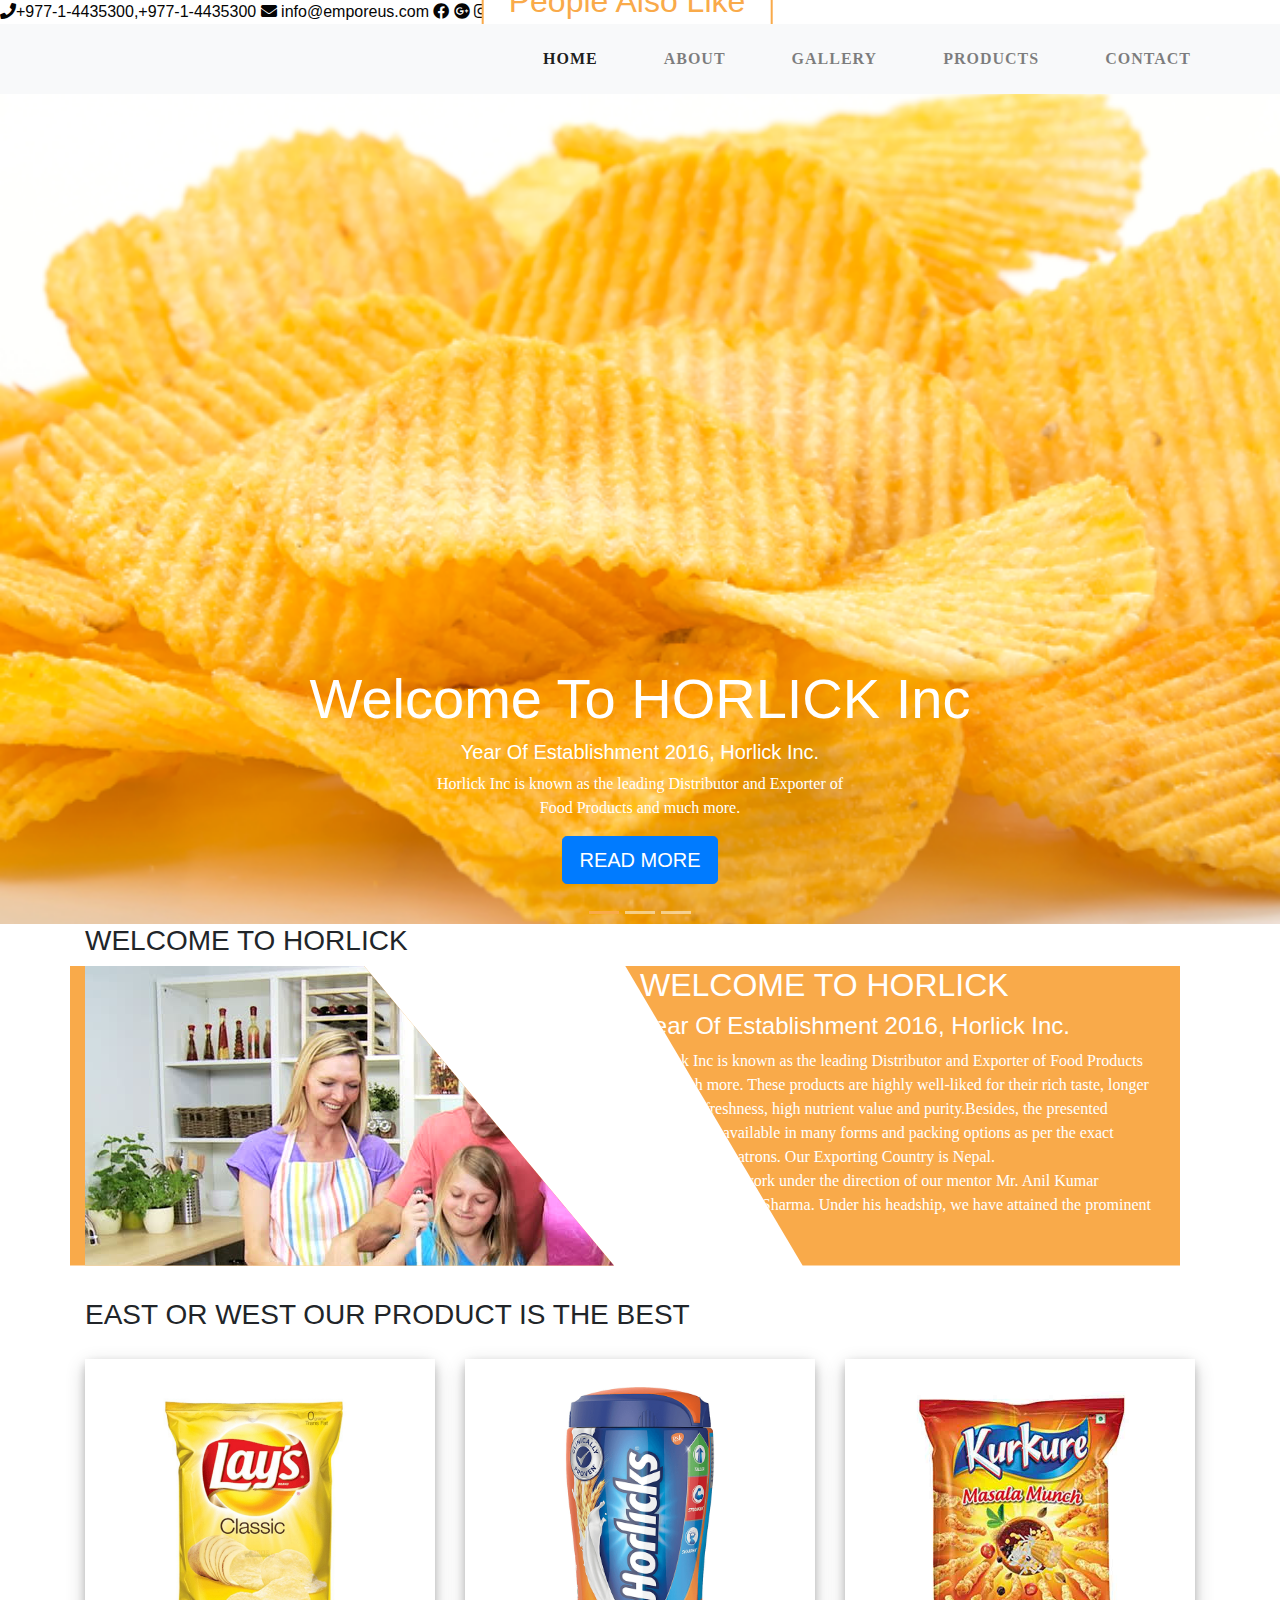
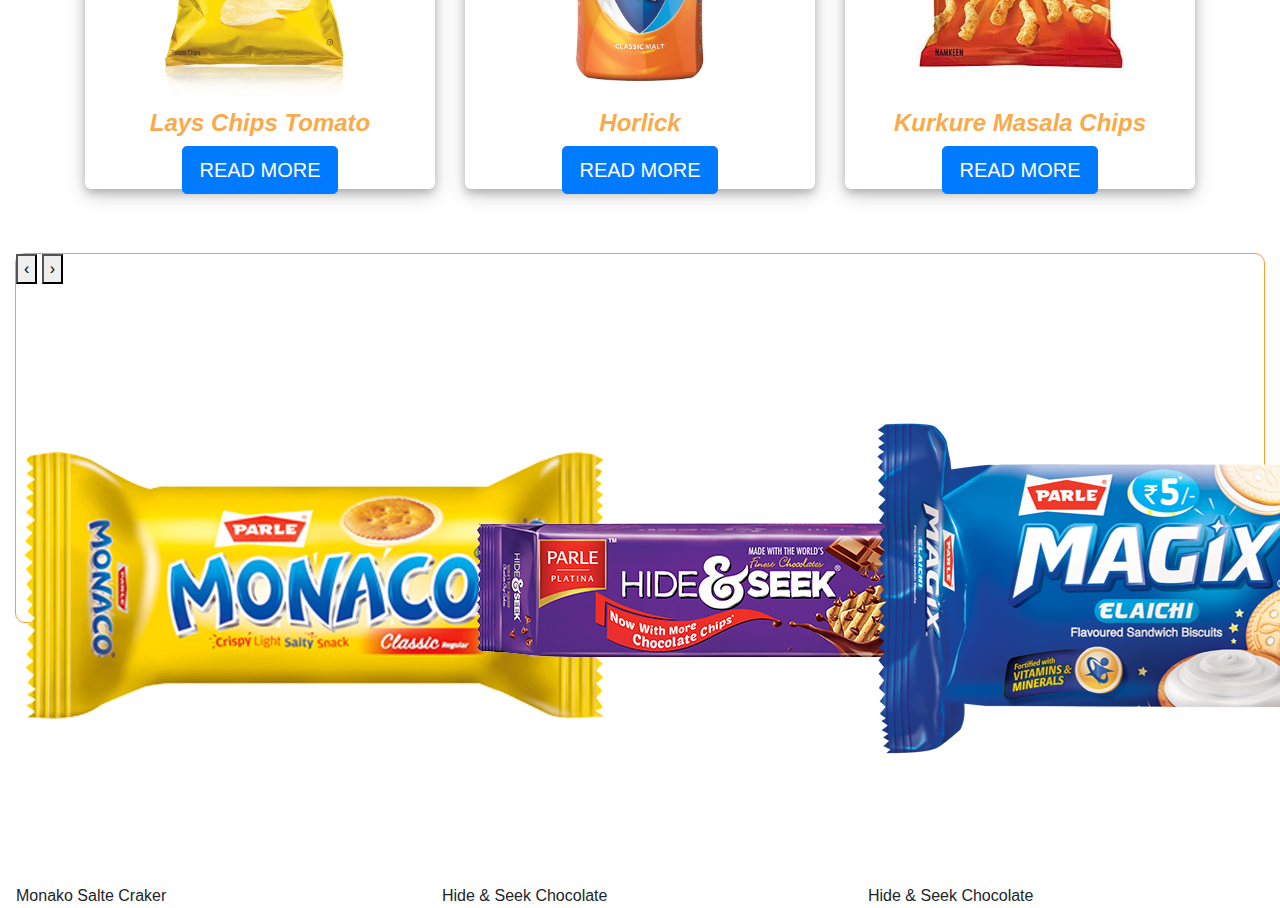
<file: index1.html>
<html lang="en">
<head>
    <meta charset="UTF-8">
    <meta name="viewport" content="width=device-width, initial-scale=1.0">
    <meta http-equiv="X-UA-Compatible" content="ie=edge">
    <title>Horlick</title>
    <link rel="stylesheet" href ="https://cdnjs.cloudflare.com/ajax/libs/font-awesome/5.11.2/css/all.min.css">
    <link rel="stylesheet" href="https://maxcdn.bootstrapcdn.com/bootstrap/4.0.0/css/bootstrap.min.css"
        integrity="sha384-Gn5384xqQ1aoWXA+058RXPxPg6fy4IWvTNh0E263XmFcJlSAwiGgFAW/dAiS6JXm" crossorigin="anonymous">
    <link rel="stylesheet" href="./Sass/style.css">
    <link rel="stylesheet" href="./Sass/responsive.css">



</head>
<body data spy="scroll" data target="navbarResponsive">
    <div id="home">
        <!---Navigation-->
        <!-- <div class="container-fluid">
            <div class="row ">
                <div class="col-md-12 small-navbar col-ms-12 text-center"> -->
                    <div class="small-navbar">
                    <a href="#"><i class="fa fa-phone"></i>+977-1-4435300,+977-1-4435300</a>
                   <a  class="social1-link" href="#"><i class=" fa fa-envelope"></i> info@emporeus.com</a>
                   <a  class="social-link" href="#"> <i class=" fab fa-facebook"></i></a>
                   <a  class="social-link" href="#"> <i class=" fab fa-google-plus"></i></a>
                   <a  class="social-link" href="#"><i class=" fab fa-instagram"></i></a>
                </div>
                <!-- <div class="col-md-2 navbar-search col-ms-12">
                    <div class="search-nav">
                        <input type="search" class="sb-search-submit"value="search">
                       <a class="search-button" href="#"> <i class=" search-bar fas fa-search"></i></a>
                    </div>
                </div> -->
            <!-- </div>  -->
        <!-- </div>   -->
    </div>
    <nav class="navbar navbar-expand-md navbar-light bg-light sticky-top">
        <div class="container-fluid">
            <a class="navbar-brand" href="#"> </a>
         
            <button class="navbar-toggler" type="button" data-toggle="collapse"  data-target="#navbarResponsive">
                <span class="navbar-toggler-icon"></span>
            </button>
            <div class="collapse navbar-collapse" id="navbarResponsive">
                <ul class="navbar-nav ml-auto">
                    <li class="nav-item active"><a class="nav-link" href="#">HOME</a></li>
                    <li class="nav-item"><a class="nav-link" href="#">ABOUT</a></li>
                    <li class="nav-item"><a class="nav-link" href="#">GALLERY</a></li>
                    <li class="nav-item"><a class="nav-link" href="#">PRODUCTS</a></li>
                    <li class="nav-item"><a class="nav-link" href="#">CONTACT</a></li>
                </ul>
            </div> 
        </div>
    </nav>
    <!---- End home section-->   
    <div id="slides" class="carousel slide" data-ride="carousel">
        <ul class="carousel-indicators">
            <li data-target="#slides" data-slide-to="0" class="active"></li>
            <li data-target="#slides" data-slide-to="1" ></li>
            <li data-target="#slides" data-slide-to="2" ></li>
        </ul>
       <div class="carousel-inner">
           <div class="carousel-item active">
               <img src="image/1.jpg"width="100%" height="500px">
               <div class="carousel-caption">
                   <h1 class="display-4">Welcome To HORLICK Inc</h1>
                   <h3>Year Of Establishment 2016, Horlick Inc.</h3>
                   <p>Horlick Inc is known as the leading Distributor and Exporter of<br> Food Products and much more.</p>
                   <button type="button" class="btn btn-primary btn-lg">READ MORE</button>

               </div>
           </div>   
           <div class="carousel-item">
               <img src="image/8.jpg" width="100%" height="500px">
               <div class="carousel-caption">
                   <h1 class="display-4">Welcome To Horlick </h1>
                   <h3>Year Of Establishment 2016, Horlick Inc.</h3>
                   <p>Emporeus Inc is known as the leading Distributor and Exporter of <br>Food Products and much more.</p>
                   <button type="button" class="btn btn-primary btn-lg">READ MORE</button>

               </div>
           </div>
           <div class="carousel-item">
               <img src="image/9.jpg "width="100%" height="500px">
               <div class="carousel-caption">
                   <h1 class="display-4">Welcome To Horlick Inc</h1>
                   <h3>Year Of Establishment 2016, Horlick Inc.</h3>
                   <p>Horlick is known as the leading Distributor and Exporter of <br>Food Products and much more.</p>
                   <button type="button" class="btn btn-primary btn-lg">READ MORE</button>
               </div>
           </div>   
      </div>
   </div>
   <div class="container padding">
        <div class="row">
            <div class="welcome text-center">
                <div class="col-md-12">
                    <h1 class="display-5 why-chooise">WELCOME TO HORLICK</h1>
                </div>
            </div>
        </div>
        <div class="row welcome-text">
             <div class=" col-ms-12  col-lg-6 welcome-left">
                <img src="image/15.jpg">
            </div>
            <div class="col-lg-6 col-ms-12 welcome-right">
                <h2>WELCOME TO HORLICK </h2>
                <h4>Year Of Establishment 2016, Horlick Inc.</h4>
                <p>Horlick Inc is known as the leading Distributor
                     and Exporter of Food Products and much more. These 
                     products are highly well-liked for their rich taste, 
                     longer shelf life, freshness, high nutrient value and 
                     purity.Besides, the presented products are available in
                      many forms and packing options as per the exact necessities 
                      of patrons. Our Exporting Country is Nepal.<br>
                    Apart from, we work under the direction of our 
                    mentor Mr. Anil Kumar Thapa/Mr.Prakash Sharma. Under his headship,
                     we have attained the prominent place in this realm.</p><br>
                     <button type="button" class="btn btn-primary btn-lg">READ MORE</button>

             </div>
        </div>
    </div>
    <div class="container padding">
        <div class="row">
            <div class="most-popular text-center">
                <div class="col-md-12">
                    <h1 class="display-5 why-chooise">EAST OR WEST OUR PRODUCT IS THE BEST</h1>
                </div>
            </div>
        </div>
        <div class="row text-center padding best-post">
               <div class="col-sm-12 col-md-4">
                   <div class="best-quality">
                       <img src="image/10.jpg" class="best-image">  
                       <h4>Lays Chips Tomato</h4>
                    <div class="clearfix">
                        <button type="button" class="btn  btn-primary  btn-read1 btn-lg">READ MORE</button>
                    </div>                  
                   </div>
               </div>
               <div class="col-sm-12  col-md-4">
                   <div class="best-quality">
                       <img src="image/2.png "class="best-image">
                       <h4>Horlick  </h4>
                    <div class="clearfix">
                        <button type="button" class="btn  btn-primary  btn-read1 btn-lg">READ MORE</button>
                    </div>
                   </div>
               </div>
           <div class="col-sm-12  col-md-4">
               <div class="best-quality">
                   <img src="image/14.jpg" class="best-image">
                   <h4>Kurkure Masala Chips</h4>
                    <div class="clearfix">
                        <button type="button" class="btn  btn-primary  btn-read1 btn-lg">READ MORE</button>
                    </div>
               </div>
           </div>
        </div>
    </div>
    <div class="container-fluid padding">
        <div class="row">
            <div class="product text-center">
                <div class="col-md-12">
                    <h1 class="display-5">People Also Like</h1>
                </div>
            </div>
        </div>
            <div class="workslider">
                <div class="work-slidebar">
                    <button class="work-slidebar-slide-pbtn">&#8249;</button>
                    <button class="work-slidebar-slide-nbtn">&#8250;</button>

                <div class="row">
                <div class=" col-md-4 col-ms-12 col-lg-4 product-img">
                    
                    <img src="image/11.png">
                    <span class="caption"> Monako Salte Craker</span>
                    
                </div>
                <div class=" col-md-4 col-ms-12 col-lg-4 product-img">
                    <img src="image/16.jpg">
                    <span class="caption">Hide & Seek Chocolate </span>
                </div>
                <div class=" col-md-4 col-ms-12 col-lg-4 product-img">
                    <img src="image/17.png">
                    <span class="caption">Hide & Seek Chocolate </span>
                </div>
                </div>
            </div>
        </div>

    </div>
    <!-- <script>
    $("img").click(function(){
        $(".search-nav").slideToggle();
    });
    </script> -->
    <script src="https://code.jquery.com/jquery-3.2.1.slim.min.js" integrity="sha384-KJ3o2DKtIkvYIK3UENzmM7KCkRr/rE9/Qpg6aAZGJwFDMVNA/GpGFF93hXpG5KkN" crossorigin="anonymous"></script>
    <script src="https://cdnjs.cloudflare.com/ajax/libs/popper.js/1.12.9/umd/popper.min.js" integrity="sha384-ApNbgh9B+Y1QKtv3Rn7W3mgPxhU9K/ScQsAP7hUibX39j7fakFPskvXusvfa0b4Q" crossorigin="anonymous"></script>
    <script src="https://maxcdn.bootstrapcdn.com/bootstrap/4.0.0/js/bootstrap.min.js" integrity="sha384-JZR6Spejh4U02d8jOt6vLEHfe/JQGiRRSQQxSfFWpi1MquVdAyjUar5+76PVCmYl" crossorigin="anonymous"></script>
</body>
</html>
</file>
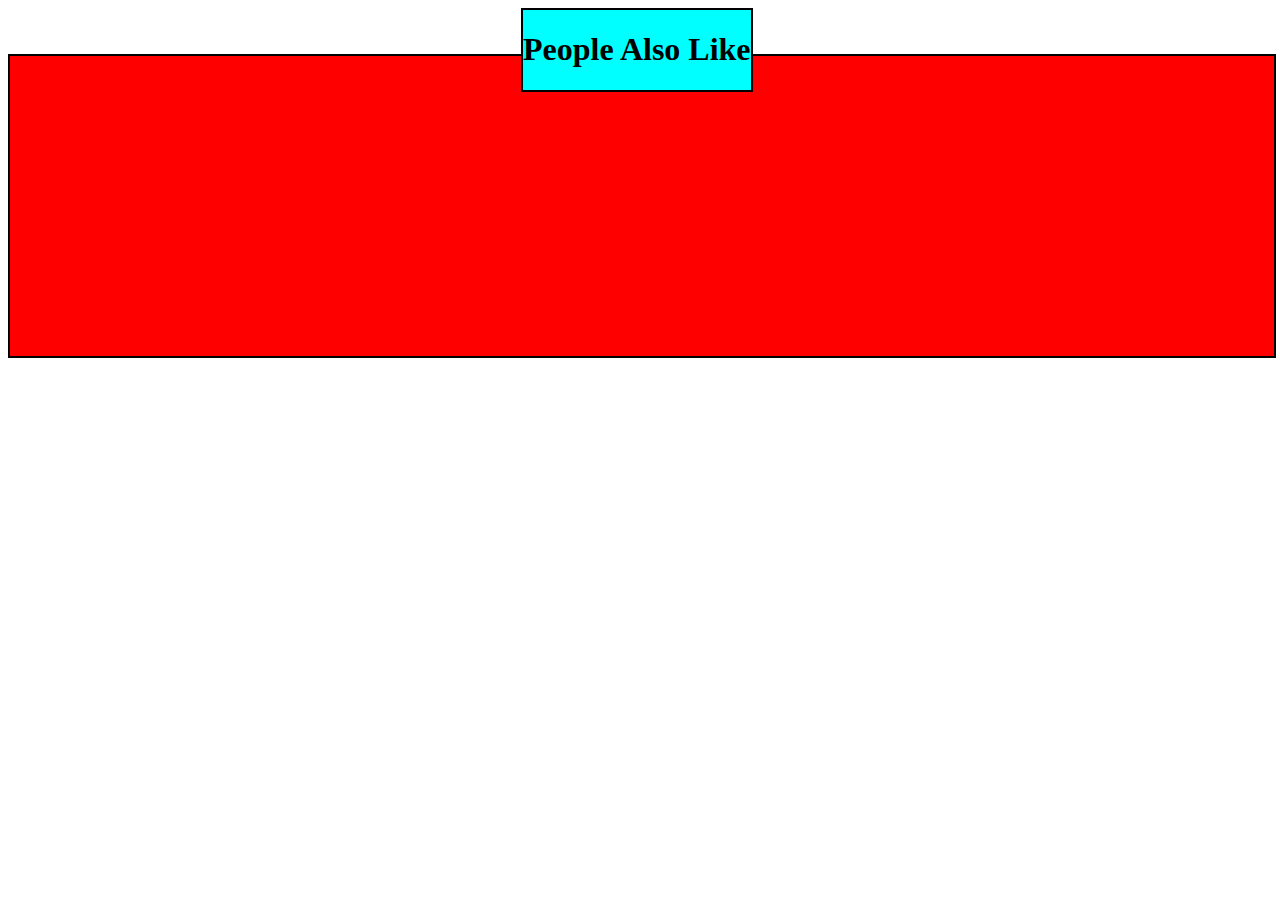
<file: test.html>
<!DOCTYPE html>
<html lang="en">
<head>
    <meta charset="UTF-8">
    <meta name="viewport" content="width=device-width, initial-scale=1.0">
    <meta http-equiv="X-UA-Compatible" content="ie=edge">
    <link href='https://fonts.googleapis.com/css?family=Bree+Serif' rel='stylesheet' type='text/css'>
    <title>Document</title>

    <style type="text/css">
       .padding{
         width:100%;
         position:relative;
       }
      .product{
        margin:0 auto;
        background-color: aqua;
        border: 2px solid black;
        position: absolute;
        left: 513px;
        z-index:10;


      }
      .second{
        background-color: red;
        width: 100%;
        height: 300px;
        position: absolute;
        top: 46px;
        margin: 0 auto;
        border: 2px solid black;
      }



    </style>
    
</head>
<body>
  <div class="container-fluid padding">
    <div class="product text-center">
        <h1 class="display-5">People Also Like</h1>
    </div>
     <div class="second">

    </div>
  </div>
</body>
</html>
</file>
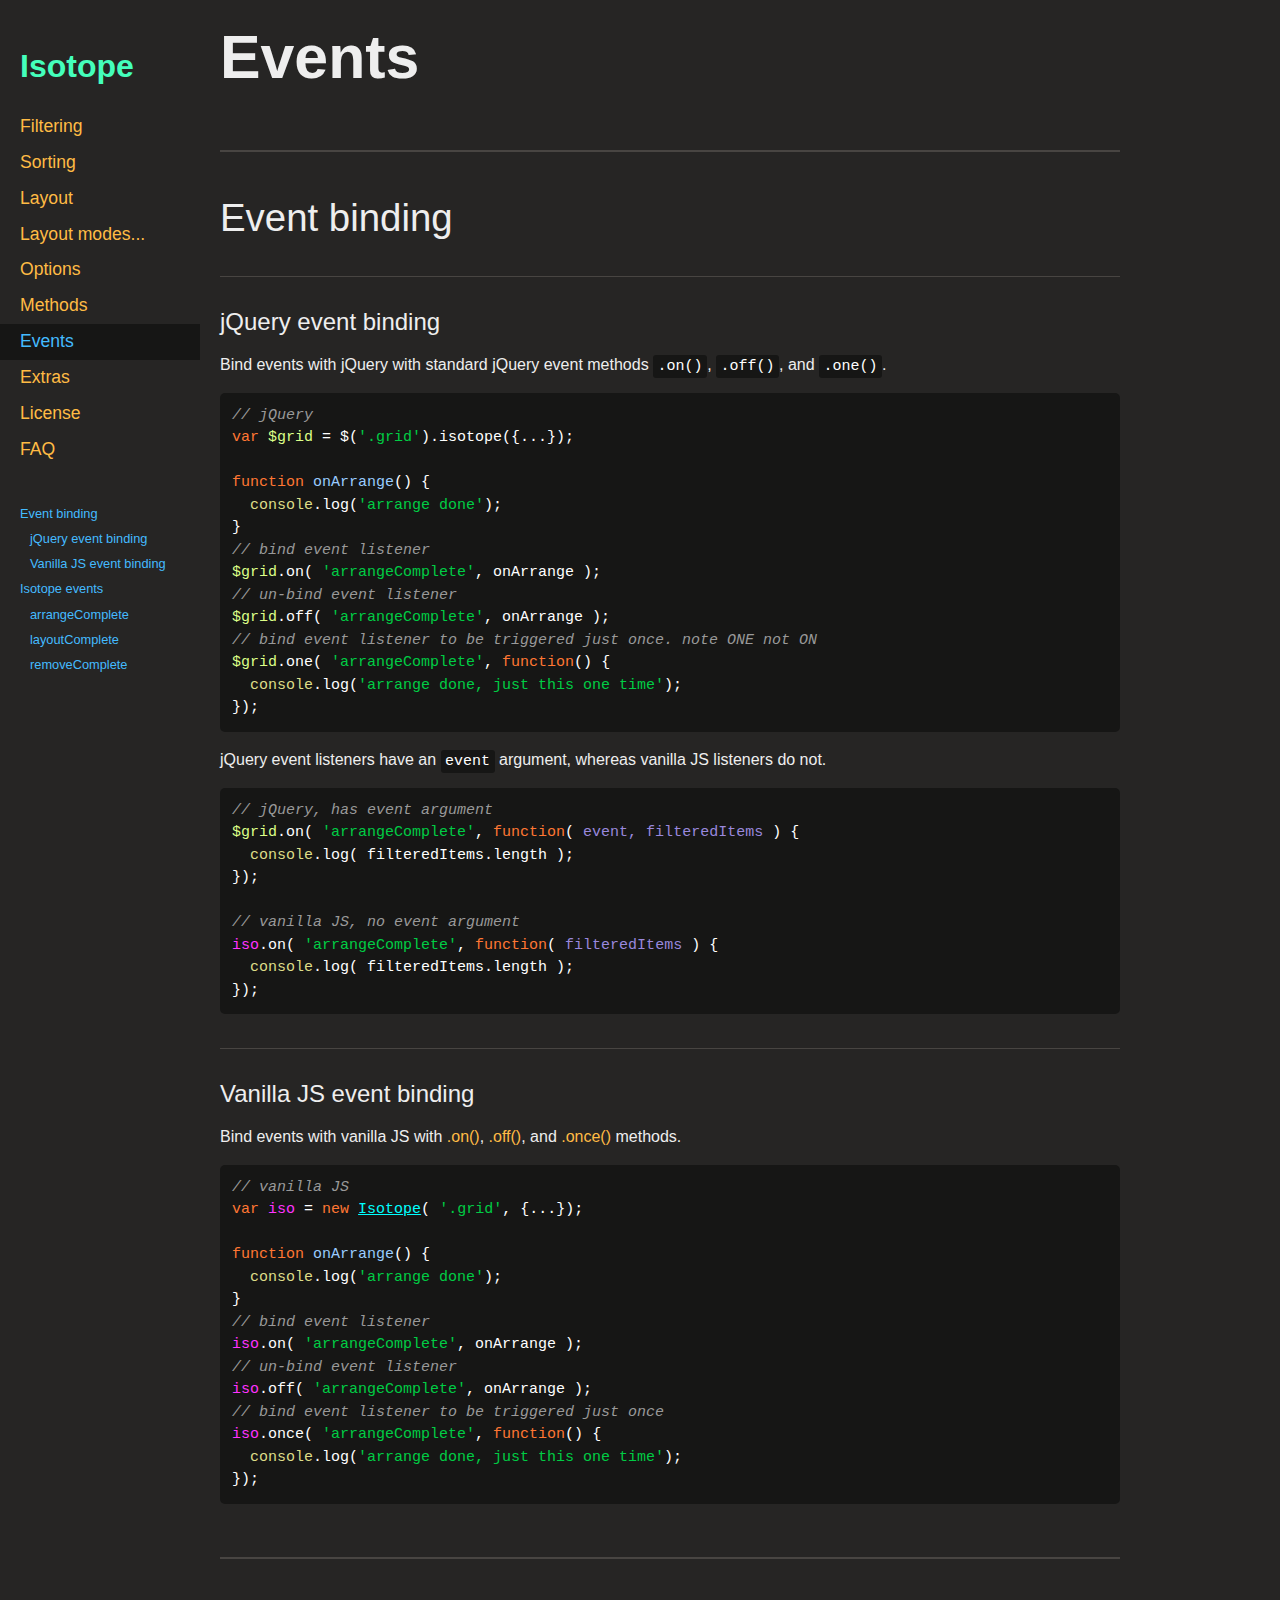
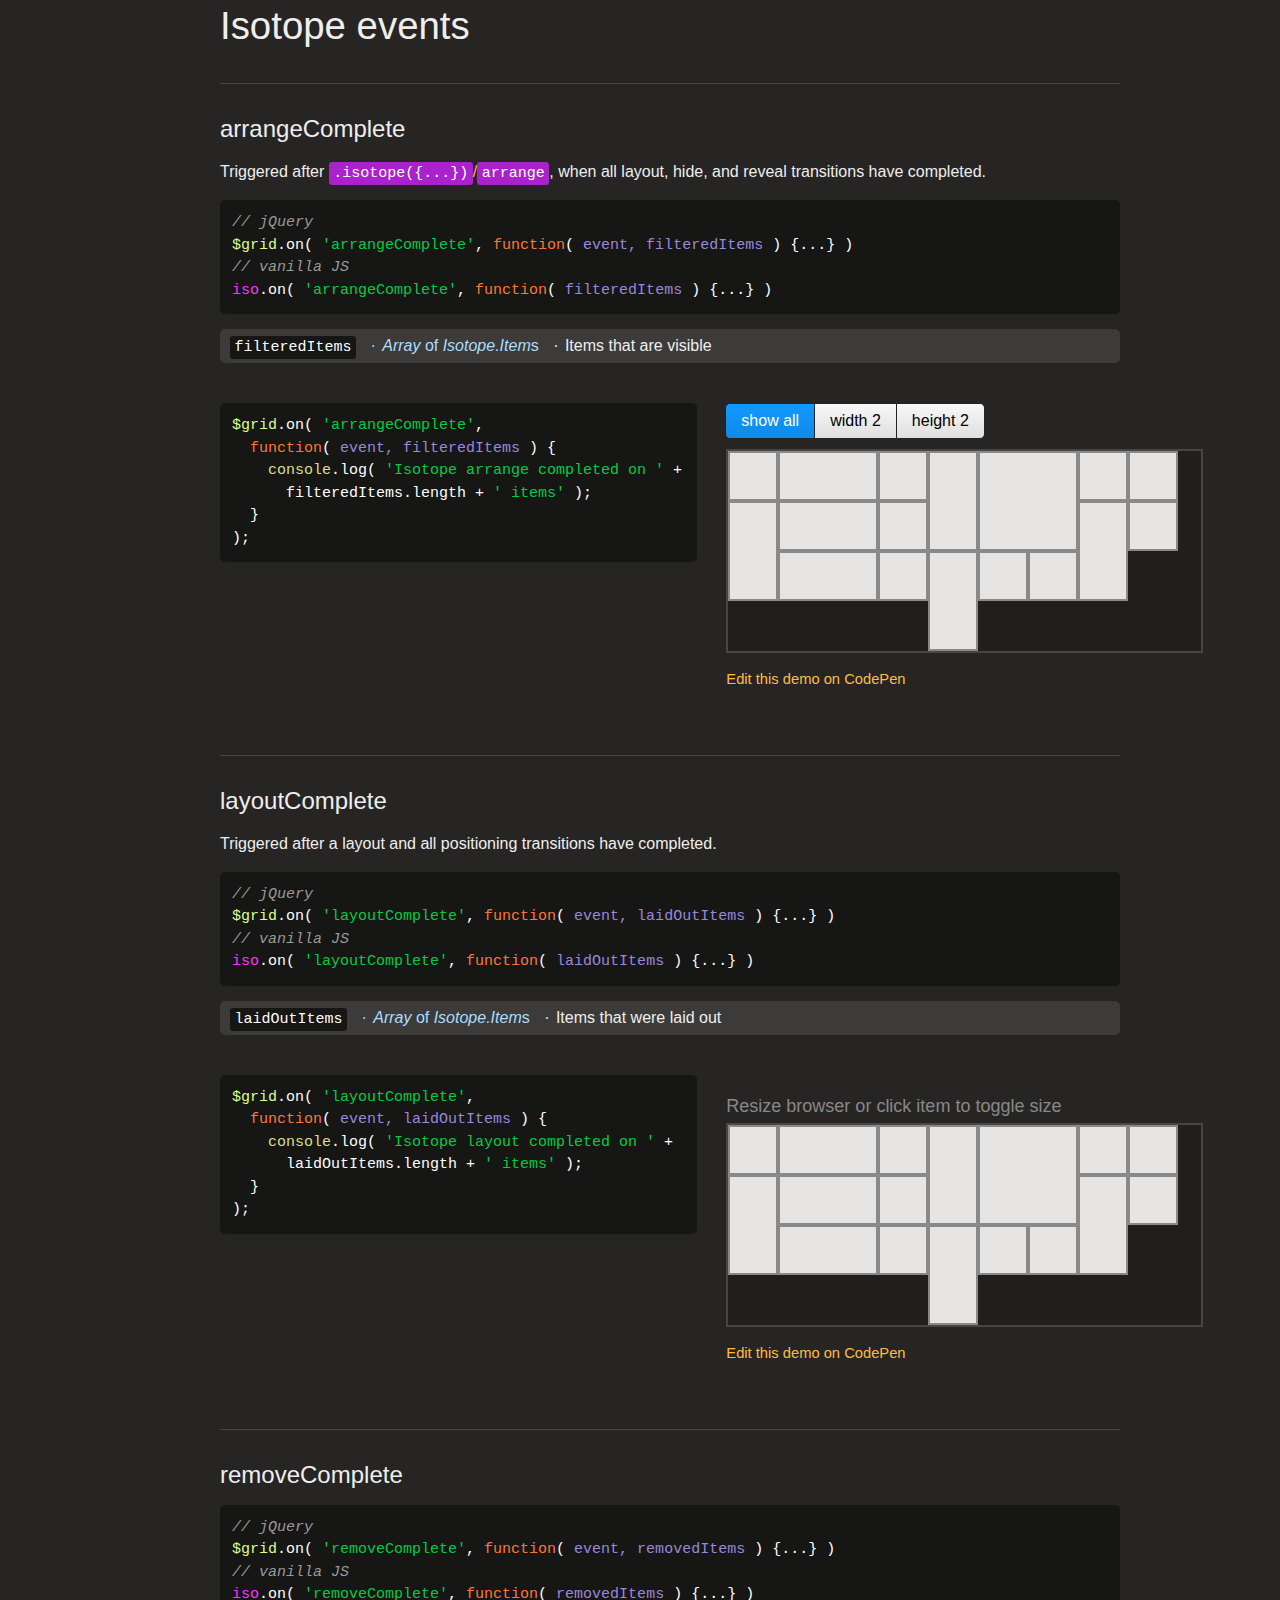
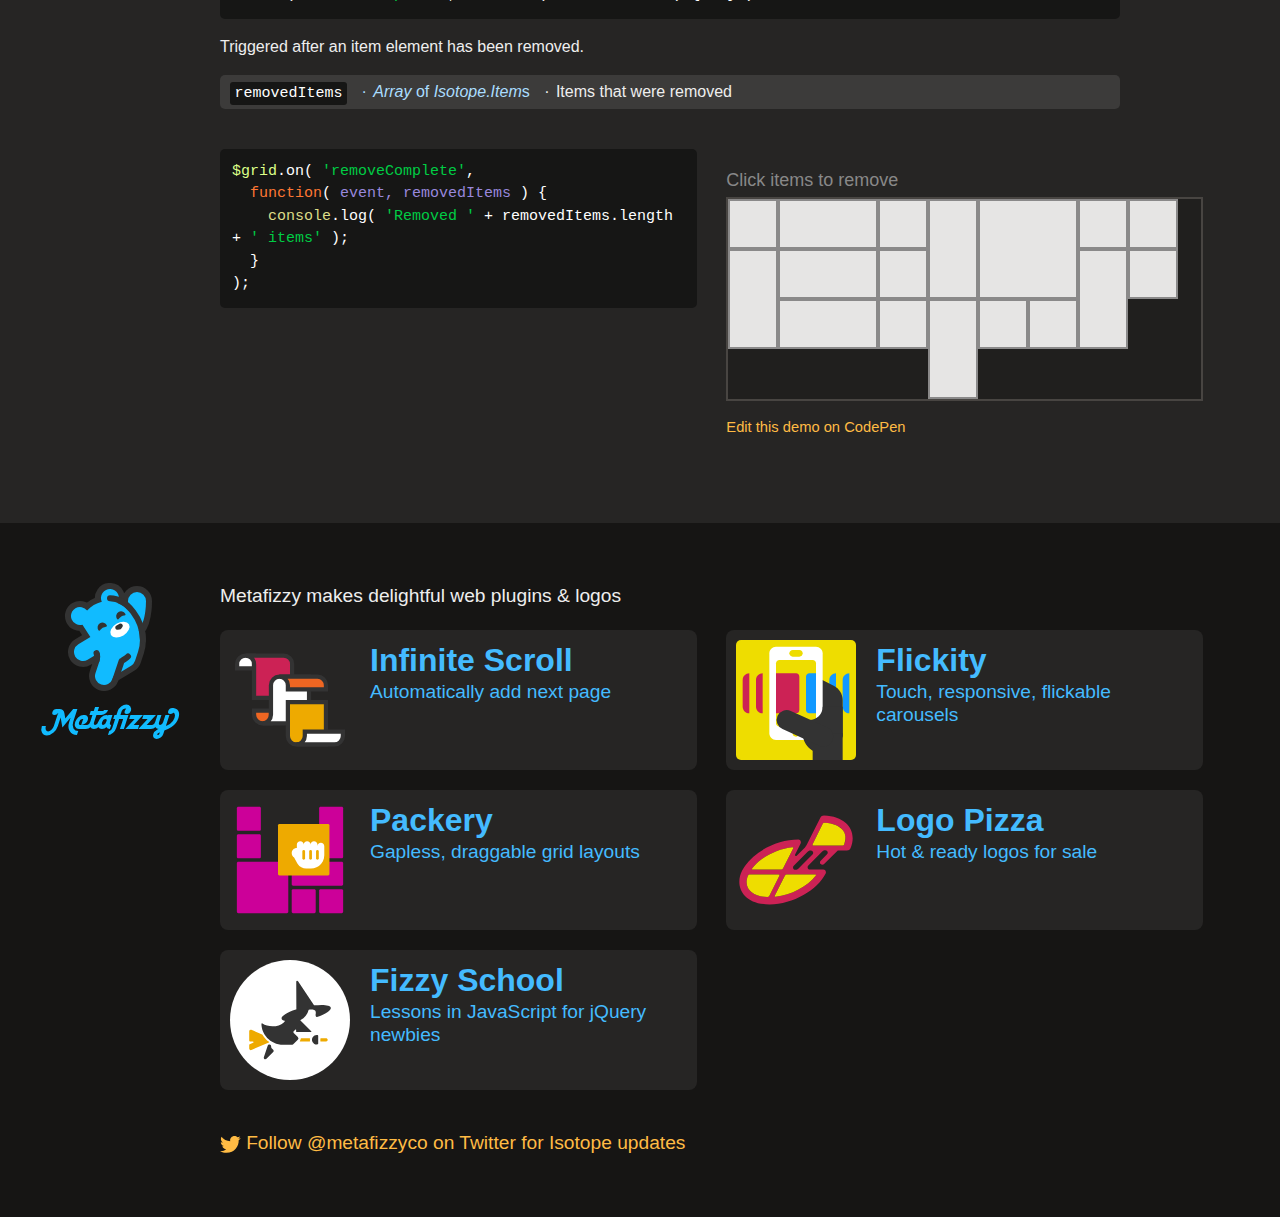
<file: image/isotope-docs/events.html>
<!doctype html>
<html class="export" lang="en">
<head>
  <meta charset="utf-8">
  <meta name="viewport" content="width=device-width">
  <meta name="description" content="Filter &amp; sort magical layouts">

  <title>Isotope &#xB7; Events</title>

    <!-- Isotope does not require any CSS files -->
    <link rel="stylesheet" href="css/isotope-docs.css?6" media="screen">

  <meta name="twitter:card" content="summary">
  <meta name="twitter:site" content="@metafizzyco">
  <meta name="twitter:url" content="https://isotope.metafizzy.co/events.html">
  <meta name="twitter:title" content="Isotope Events">
  <meta name="twitter:description" content="Filter &amp; sort magical layouts">

</head>
<body class="page--events">


  <div class="nav">
    <h1 class="nav__title"><a href=".">Isotope</a></h1>
  
    <ol class="site-nav">
      <li class="site-nav__item site-nav__item--filtering">
        <a class="site-nav__item__link" href="filtering.html">Filtering</a></li>
      <li class="site-nav__item site-nav__item--sorting">
        <a class="site-nav__item__link" href="sorting.html">Sorting</a></li>
      <li class="site-nav__item site-nav__item--layout ">
        <a class="site-nav__item__link" href="layout.html">Layout</a>
      </li>
      <li class="site-nav__item site-nav__item--layout-modes sub-nav-parent">
        <a class="site-nav__item__link" href="layout-modes.html">Layout modes</a>
        <ul class="sub-nav">
            <li class="sub-nav__item sub-nav__item--masonry">
              <a class="sub-nav__item__link" href="layout-modes/masonry.html">masonry</a></li>
            <li class="sub-nav__item sub-nav__item--fitrows">
              <a class="sub-nav__item__link" href="layout-modes/fitrows.html">fitRows</a></li>
            <li class="sub-nav__item sub-nav__item--vertical">
              <a class="sub-nav__item__link" href="layout-modes/vertical.html">vertical</a></li>
            <li class="sub-nav__item sub-nav__item--packery">
              <a class="sub-nav__item__link" href="layout-modes/packery.html">packery</a></li>
            <li class="sub-nav__item sub-nav__item--cellsbyrow">
              <a class="sub-nav__item__link" href="layout-modes/cellsbyrow.html">cellsByRow</a></li>
            <li class="sub-nav__item sub-nav__item--masonryhorizontal">
              <a class="sub-nav__item__link" href="layout-modes/masonryhorizontal.html">masonryHorizontal</a></li>
            <li class="sub-nav__item sub-nav__item--fitcolumns">
              <a class="sub-nav__item__link" href="layout-modes/fitcolumns.html">fitColumns</a></li>
            <li class="sub-nav__item sub-nav__item--cellsbycolumn">
              <a class="sub-nav__item__link" href="layout-modes/cellsbycolumn.html">cellsByColumn</a></li>
            <li class="sub-nav__item sub-nav__item--horiz">
              <a class="sub-nav__item__link" href="layout-modes/horiz.html">horiz</a></li>
        </ul>
      </li>
      <li class="site-nav__item site-nav__item--options">
        <a class="site-nav__item__link" href="options.html">Options</a></li>
      <li class="site-nav__item site-nav__item--methods">
        <a class="site-nav__item__link" href="methods.html">Methods</a></li>
      <li class="site-nav__item site-nav__item--events">
        <a class="site-nav__item__link" href="events.html">Events</a></li>
      <li class="site-nav__item site-nav__item--extras">
        <a class="site-nav__item__link" href="extras.html">Extras</a></li>
      <li class="site-nav__item site-nav__item--license">
        <a class="site-nav__item__link" href="license.html">License</a></li>
      <li class="site-nav__item site-nav__item--faq">
        <a class="site-nav__item__link" href="faq.html">FAQ</a></li>
    </ol>
  
    <ul class="page-nav" data-js="page-nav">
<li class="page-nav__item page-nav__item--h2"><a href="#event-binding">Event binding</a></li>
<li class="page-nav__item page-nav__item--h3"><a href="#jquery-event-binding">jQuery event binding</a></li>
<li class="page-nav__item page-nav__item--h3"><a href="#vanilla-js-event-binding">Vanilla JS event binding</a></li>
<li class="page-nav__item page-nav__item--h2"><a href="#isotope-events">Isotope events</a></li>
<li class="page-nav__item page-nav__item--h3"><a href="#arrangecomplete">arrangeComplete</a></li>
<li class="page-nav__item page-nav__item--h3"><a href="#layoutcomplete">layoutComplete</a></li>
<li class="page-nav__item page-nav__item--h3"><a href="#removecomplete">removeComplete</a></li>
</ul>
  </div>


  <div id="content" class="main">
    <div class="container">
        <h1>Events</h1>



<h2 id="event-binding">Event binding</h2>


<h3 id="jquery-event-binding">jQuery event binding</h3>


<p>Bind events with jQuery with standard jQuery event methods <code>.on()</code>, <code>.off()</code>, and <code>.one()</code>.</p>

<pre><code class="js"><span class="comment">// jQuery</span>
<span class="keyword">var</span> <span class="jquery_var">$grid</span> = $(<span class="string">&apos;.grid&apos;</span>).isotope({...});

<span class="function"><span class="keyword">function</span> <span class="title">onArrange</span>(<span class="params"></span>) </span>{
  <span class="built_in">console</span>.log(<span class="string">&apos;arrange done&apos;</span>);
}
<span class="comment">// bind event listener</span>
<span class="jquery_var">$grid</span>.on( <span class="string">&apos;arrangeComplete&apos;</span>, onArrange );
<span class="comment">// un-bind event listener</span>
<span class="jquery_var">$grid</span>.off( <span class="string">&apos;arrangeComplete&apos;</span>, onArrange );
<span class="comment">// bind event listener to be triggered just once. note ONE not ON</span>
<span class="jquery_var">$grid</span>.one( <span class="string">&apos;arrangeComplete&apos;</span>, <span class="function"><span class="keyword">function</span>(<span class="params"></span>) </span>{
  <span class="built_in">console</span>.log(<span class="string">&apos;arrange done, just this one time&apos;</span>);
});
</code></pre>

<p>jQuery event listeners have an <code>event</code> argument, whereas vanilla JS listeners do not.</p>

<pre><code class="js"><span class="comment">// jQuery, has event argument</span>
<span class="jquery_var">$grid</span>.on( <span class="string">&apos;arrangeComplete&apos;</span>, <span class="function"><span class="keyword">function</span>(<span class="params"> event, filteredItems </span>) </span>{
  <span class="built_in">console</span>.log( filteredItems.length );
});

<span class="comment">// vanilla JS, no event argument</span>
<span class="isotope_var">iso</span>.on( <span class="string">&apos;arrangeComplete&apos;</span>, <span class="function"><span class="keyword">function</span>(<span class="params"> filteredItems </span>) </span>{
  <span class="built_in">console</span>.log( filteredItems.length );
});
</code></pre>


<h3 id="vanilla-js-event-binding">Vanilla JS event binding</h3>

<p>Bind events with vanilla JS with <a href="methods.html#on">.on()</a>, <a href="methods.html#off">.off()</a>, and <a href="methods.html#once">.once()</a> methods.</p>

<pre><code class="js"><span class="comment">// vanilla JS</span>
<span class="keyword">var</span> <span class="isotope_var">iso</span> = <span class="keyword">new</span> <span class="isotope_keyword">Isotope</span>( <span class="string">&apos;.grid&apos;</span>, {...});

<span class="function"><span class="keyword">function</span> <span class="title">onArrange</span>(<span class="params"></span>) </span>{
  <span class="built_in">console</span>.log(<span class="string">&apos;arrange done&apos;</span>);
}
<span class="comment">// bind event listener</span>
<span class="isotope_var">iso</span>.on( <span class="string">&apos;arrangeComplete&apos;</span>, onArrange );
<span class="comment">// un-bind event listener</span>
<span class="isotope_var">iso</span>.off( <span class="string">&apos;arrangeComplete&apos;</span>, onArrange );
<span class="comment">// bind event listener to be triggered just once</span>
<span class="isotope_var">iso</span>.once( <span class="string">&apos;arrangeComplete&apos;</span>, <span class="function"><span class="keyword">function</span>(<span class="params"></span>) </span>{
  <span class="built_in">console</span>.log(<span class="string">&apos;arrange done, just this one time&apos;</span>);
});
</code></pre>


<h2 id="isotope-events">Isotope events</h2>


<h3 id="arrangecomplete">arrangeComplete</h3>

<p>Triggered after <a href="methods.html#arrange-isotope"><code>.isotope({...})</code>/<code>arrange</code></a>, when all layout, hide, and reveal transitions have completed.</p>

<pre><code class="js"><span class="comment">// jQuery</span>
<span class="jquery_var">$grid</span>.on( <span class="string">&apos;arrangeComplete&apos;</span>, <span class="function"><span class="keyword">function</span>(<span class="params"> event, filteredItems </span>) </span>{...} )
<span class="comment">// vanilla JS</span>
<span class="isotope_var">iso</span>.on( <span class="string">&apos;arrangeComplete&apos;</span>, <span class="function"><span class="keyword">function</span>(<span class="params"> filteredItems </span>) </span>{...} )
</code></pre>

<p class="variable">
  <code class="variable__code">filteredItems</code>
  <span class="variable__type"><i>Array</i> of <i>Isotope.Item</i>s</span>
  <span class="variable__description">Items that are visible</span>
</p>

<div class="duo example">
  <div class="duo__cell example__code">
<pre><code class="js"><span class="jquery_var">$grid</span>.on( <span class="string">&apos;arrangeComplete&apos;</span>,
  <span class="function"><span class="keyword">function</span>(<span class="params"> event, filteredItems </span>) </span>{
    <span class="built_in">console</span>.log( <span class="string">&apos;Isotope arrange completed on &apos;</span> +
      filteredItems.length + <span class="string">&apos; items&apos;</span> );
  }
);
</code></pre>
  </div>
  <div class="duo__cell example__demo" data-js="arrange-complete">
    <div class="button-group js-radio-button-group">
      <button class="button is-checked" data-filter="*">show all</button>
      <button class="button" data-filter=".grid-item--width2">width 2</button>
      <button class="button" data-filter=".grid-item--height2">height 2</button>
    </div>
    <div class="grid">
      <div class="grid-item"></div>
      <div class="grid-item grid-item--width2"></div>
      <div class="grid-item"></div>
      <div class="grid-item grid-item--height2"></div>
      <div class="grid-item grid-item--width2 grid-item--height2"></div>
      <div class="grid-item"></div>
      <div class="grid-item"></div>
      <div class="grid-item grid-item--height2"></div>
      <div class="grid-item grid-item--width2"></div>
      <div class="grid-item"></div>
      <div class="grid-item grid-item--height2"></div>
      <div class="grid-item"></div>
      <div class="grid-item grid-item--width2"></div>
      <div class="grid-item"></div>
      <div class="grid-item grid-item--height2"></div>
      <div class="grid-item"></div>
      <div class="grid-item"></div>
    </div>
    <p class="edit-demo">
        <a href="https://codepen.io/desandro/pen/pvXxRN">Edit this demo on CodePen</a>
    </p>
  </div>
</div>


<h3 id="layoutcomplete">layoutComplete</h3>

<p>Triggered after a layout and all positioning transitions have completed.</p>


<pre><code class="js"><span class="comment">// jQuery</span>
<span class="jquery_var">$grid</span>.on( <span class="string">&apos;layoutComplete&apos;</span>, <span class="function"><span class="keyword">function</span>(<span class="params"> event, laidOutItems </span>) </span>{...} )
<span class="comment">// vanilla JS</span>
<span class="isotope_var">iso</span>.on( <span class="string">&apos;layoutComplete&apos;</span>, <span class="function"><span class="keyword">function</span>(<span class="params"> laidOutItems </span>) </span>{...} )
</code></pre>

<p class="variable">
  <code class="variable__code">laidOutItems</code>
  <span class="variable__type"><i>Array</i> of <i>Isotope.Item</i>s</span>
  <span class="variable__description">Items that were laid out</span>
</p>

<div class="duo example">
  <div class="duo__cell example__code">
<pre><code class="js"><span class="jquery_var">$grid</span>.on( <span class="string">&apos;layoutComplete&apos;</span>,
  <span class="function"><span class="keyword">function</span>(<span class="params"> event, laidOutItems </span>) </span>{
    <span class="built_in">console</span>.log( <span class="string">&apos;Isotope layout completed on &apos;</span> +
      laidOutItems.length + <span class="string">&apos; items&apos;</span> );
  }
);
</code></pre>
  </div>
  <div class="duo__cell example__demo" data-js="layout-complete">
    <p class="instruction">Resize browser or click item to toggle size</p>
    <div class="grid  grid--clickable">
      <div class="grid-item"></div>
      <div class="grid-item grid-item--width2"></div>
      <div class="grid-item"></div>
      <div class="grid-item grid-item--height2"></div>
      <div class="grid-item grid-item--width2 grid-item--height2"></div>
      <div class="grid-item"></div>
      <div class="grid-item"></div>
      <div class="grid-item grid-item--height2"></div>
      <div class="grid-item grid-item--width2"></div>
      <div class="grid-item"></div>
      <div class="grid-item grid-item--height2"></div>
      <div class="grid-item"></div>
      <div class="grid-item grid-item--width2"></div>
      <div class="grid-item"></div>
      <div class="grid-item grid-item--height2"></div>
      <div class="grid-item"></div>
      <div class="grid-item"></div>
    </div>
    <p class="edit-demo">
        <a href="https://codepen.io/desandro/pen/scajv">Edit this demo on CodePen</a>
    </p>
  </div>
</div>


<h3 id="removecomplete">removeComplete</h3>

<pre><code class="js"><span class="comment">// jQuery</span>
<span class="jquery_var">$grid</span>.on( <span class="string">&apos;removeComplete&apos;</span>, <span class="function"><span class="keyword">function</span>(<span class="params"> event, removedItems </span>) </span>{...} )
<span class="comment">// vanilla JS</span>
<span class="isotope_var">iso</span>.on( <span class="string">&apos;removeComplete&apos;</span>, <span class="function"><span class="keyword">function</span>(<span class="params"> removedItems </span>) </span>{...} )
</code></pre>

<p>Triggered after an item element has been removed.</p>

<p class="variable">
  <code class="variable__code">removedItems</code>
  <span class="variable__type"><i>Array</i> of <i>Isotope.Item</i>s</span>
  <span class="variable__description">Items that were removed</span>
</p>

<div class="duo example">
  <div class="duo__cell example__code">
<pre><code class="js"><span class="jquery_var">$grid</span>.on( <span class="string">&apos;removeComplete&apos;</span>,
  <span class="function"><span class="keyword">function</span>(<span class="params"> event, removedItems </span>) </span>{
    <span class="built_in">console</span>.log( <span class="string">&apos;Removed &apos;</span> + removedItems.length + <span class="string">&apos; items&apos;</span> );
  }
);
</code></pre>
  </div>
  <div class="duo__cell example__demo" data-js="remove-complete">
    <p class="instruction">Click items to remove</p>
    <div class="grid grid--clickable">
      <div class="grid-item"></div>
      <div class="grid-item grid-item--width2"></div>
      <div class="grid-item"></div>
      <div class="grid-item grid-item--height2"></div>
      <div class="grid-item grid-item--width2 grid-item--height2"></div>
      <div class="grid-item"></div>
      <div class="grid-item"></div>
      <div class="grid-item grid-item--height2"></div>
      <div class="grid-item grid-item--width2"></div>
      <div class="grid-item"></div>
      <div class="grid-item grid-item--height2"></div>
      <div class="grid-item"></div>
      <div class="grid-item grid-item--width2"></div>
      <div class="grid-item"></div>
      <div class="grid-item grid-item--height2"></div>
      <div class="grid-item"></div>
      <div class="grid-item"></div>
    </div>
    <p class="edit-demo">
        <a href="https://codepen.io/desandro/pen/wErky">Edit this demo on CodePen</a>
    </p>
  </div>
</div>


<div class="notification" data-js="notification"></div>

    </div>
  </div>

  <footer class="site-footer">
  
    <div class="container">
  
      <p class="site-footer__copy">Metafizzy makes delightful web plugins &amp; logos</p>
  
      <div class="showcase">
      
        <ul class="showcase-item-list">
      
            <li class="showcase-item">
              <a class="showcase-item__link" href="https://infinite-scroll.com">
                <div class="showcase-item__image">
                    <svg class="infinite-scroll-illo" xmlns="http://www.w3.org/2000/svg" viewbox="0 0 520 520" width="200" height="200">
                      <path class="infinite-scroll-illo__page infinite-scroll-illo__page--back" d="M90,110H10V90c0-22,18-40,40-40h40V110z"/>
                      <path class="infinite-scroll-illo__page infinite-scroll-illo__page--front1" d="M270,90L270,90c0-22-18-40-40-40h0H50h0c22,0,40,18,40,40v0v0v160h180V90z"/>
                      <path class="infinite-scroll-illo__page infinite-scroll-illo__page--front2" d="M170,330v-20H90v20v0c0,22,18,40,40,40h0h40V330z"/>
                      <path class="infinite-scroll-illo__page infinite-scroll-illo__page--back" d="M350,150H210c-22,0-40,18-40,40v140v0c0,22-18,40-40,40h0h220V150z"/>
                      <path class="infinite-scroll-illo__page infinite-scroll-illo__page--front3" d="M430,470V270H250v160c0,22,18,40,40,40H430z"/>
                      <path class="infinite-scroll-illo__page infinite-scroll-illo__page--front2" d="M250,190v20h180v-20c0-22-18-40-40-40H210h0C232,150,250,168,250,190L250,190z"/>
                      <path class="infinite-scroll-illo__page infinite-scroll-illo__page--back" d="M330,410v20v0c0,22-18,40-40,40h0h180c22,0,40-18,40-40v-20H330z"/>
                    </svg>
                </div>
                <div class="showcase-item__text">
                  <h3 class="showcase-item__title">Infinite Scroll</h3>
                  <p class="showcase-item__description">Automatically add next page</p>
                </div>
              </a>
            </li>
      
            <li class="showcase-item">
              <a class="showcase-item__link" href="https://flickity.metafizzy.co">
                <div class="showcase-item__image">
                    <svg class="flickity-illo" xmlns="http://www.w3.org/2000/svg" viewbox="0 0 360 360" width="100" height="100">
                      <path class="flickity-illo__color1" fill="#19F" d="M300 220L300 220c-11 0-20-9-20-20v-80c0-11 9-20 20-20h0V220z"/>
                      <path class="flickity-illo__color1" fill="#19F" d="M340 220L340 220c-11 0-20-9-20-20v-80c0-11 9-20 20-20h0V220z"/>
                      <path class="flickity-illo__color2" fill="#333" d="M320 290V180c0-18-10-35-27-43L240 110v180H320z"/>
                      <path class="flickity-illo__color3" fill="white" d="M240 300H120c-11 0-20-9-20-20V40c0-11 9-20 20-20h120c11 0 20 9 20 20v240C260 291 251 300 240 300z"/>
                      <path class="flickity-illo__color4" fill="#ED0" d="M230 260H130c-6 0-10-5-10-10V70c0-6 5-10 10-10h100c6 0 10 5 10 10v180 C240 256 236 260 230 260z"/>
                      <path class="flickity-illo__color2" fill="#333" d="M260 200h60v81c0 32-26 59-59 59h0c-34 0-61-27-61-61V240h20 C242 240 260 222 260 200L260 200z"/>
                      <path class="flickity-illo__color5" fill="#C25" d="M180 220h-60V100h60c6 0 10 5 10 10v100C190 216 186 220 180 220z"/>
                      <path class="flickity-illo__color1" fill="#19F" d="M240 220h-20c-6 0-10-5-10-10V110c0-6 5-10 10-10h20V220z"/>
                      <rect class="flickity-illo__color2" fill="#333" x="230" y="280" width="90" height="80"/>
                      <circle class="flickity-illo__color4" fill="#ED0" cx="180" cy="280" r="10"/>
                      <line class="flickity-illo__thumb" stroke="#333" stroke-width="60" stroke-linecap="round" x1="262" y1="290" x2="152" y2="240"/>
                      <path class="flickity-illo__color4" fill="#ED0" d="M190 50h-20c-6 0-10-5-10-10v0c0-6 5-10 10-10h20c6 0 10 5 10 10v0C200 46 196 50 190 50z"/>
                      <path class="flickity-illo__color5" fill="#C25" d="M80 220L80 220c-11 0-20-9-20-20v-80c0-11 9-20 20-20h0V220z"/>
                      <path class="flickity-illo__color5" fill="#C25" d="M40 220L40 220c-11 0-20-9-20-20v-80c0-11 9-20 20-20h0V220z"/>
                    </svg>
                </div>
                <div class="showcase-item__text">
                  <h3 class="showcase-item__title">Flickity</h3>
                  <p class="showcase-item__description">Touch, responsive, flickable carousels</p>
                </div>
              </a>
            </li>
      
            <li class="showcase-item">
              <a class="showcase-item__link" href="https://packery.metafizzy.co">
                <div class="showcase-item__image">
                    <svg class="packery-illo" xmlns="http://www.w3.org/2000/svg" viewbox="0 0 700 700" width="100" height="100">
                      <path class="packery-illo__item" fill="#C09" d="M172 180H48c-4 0-8-4-8-8V48c0-4 4-8 8-8h124c4 0 8 4 8 8v124C180 176 176 180 172 180z"/>
                      <path class="packery-illo__item" fill="#C09" d="M172 340H48c-4 0-8-4-8-8V208c0-4 4-8 8-8h124c4 0 8 4 8 8v124C180 336 176 340 172 340z"/>
                      <path class="packery-illo__item" fill="#C09" d="M492 660H368c-4 0-8-4-8-8V528c0-4 4-8 8-8h124c4 0 8 4 8 8v124C500 656 496 660 492 660z"/>
                      <path class="packery-illo__item" fill="#C09" d="M652 660H528c-4 0-8-4-8-8V528c0-4 4-8 8-8h124c4 0 8 4 8 8v124C660 656 656 660 652 660z"/>
                      <path class="packery-illo__item" fill="#C09" d="M652 500H368c-4 0-8-4-8-8V368c0-4 4-8 8-8h284c4 0 8 4 8 8v124C660 496 656 500 652 500z"/>
                      <path class="packery-illo__item" fill="#C09" d="M332 660H48c-4 0-8-4-8-8V368c0-4 4-8 8-8h284c4 0 8 4 8 8v284C340 656 336 660 332 660z"/>
                      <path class="packery-illo__item" fill="#C09" d="M652 340H528c-4 0-8-4-8-8V48c0-4 4-8 8-8h124c4 0 8 4 8 8v284C660 336 656 340 652 340z"/>
                      <path class="packery-illo__draggie" fill="#EA0" d="M572 440H288c-4 0-8-4-8-8V148c0-4 4-8 8-8h284c4 0 8 4 8 8v284C580 436 576 440 572 440z"/>
                      <g>
                        <path class="packery-illo__hand" fill="white" d="M530 250c-11 0-20 9-20 20v-10c0-11-9-20-20-20s-20 9-20 20c0-11-9-20-20-20s-20 9-20 20c0-11-9-20-20-20
                          s-20 9-20 20v20c-17 0-30 13-30 30c0 11 6 20 14 25l19 35c10 18 30 30 51 30h28
                          c43 0 78-35 78-78V270C550 259 541 250 530 250z"/>
                        <line class="packery-illo__hand-line" stroke="#EA0" fill="none" stroke-width="16" stroke-linecap="round" x1="430" y1="300" x2="430" y2="340"/>
                        <line class="packery-illo__hand-line" stroke="#EA0" fill="none" stroke-width="16" stroke-linecap="round" x1="470" y1="300" x2="470" y2="340"/>
                        <line class="packery-illo__hand-line" stroke="#EA0" fill="none" stroke-width="16" stroke-linecap="round" x1="510" y1="300" x2="510" y2="340"/>
                      </g>
                    </svg>
                </div>
                <div class="showcase-item__text">
                  <h3 class="showcase-item__title">Packery</h3>
                  <p class="showcase-item__description">Gapless, draggable grid layouts</p>
                </div>
              </a>
            </li>
      
            <li class="showcase-item">
              <a class="showcase-item__link" href="http://logo.pizza">
                <div class="showcase-item__image">
                    <svg class="logo-pizza-illo" xmlns="http://www.w3.org/2000/svg" viewbox="0 0 700 700" width="100" height="100">
                      <path class="logo-pizza-illo__outline" fill="#C25" d="M513 91c-9-0-17 5-21 12l-80 160c-3 5-6 10-11 15l-47 47
                        c-5 5-12-1-9-7l32-64c5-11-2-23-14-23h-0c-121 0-268 70-327 180
                        C-9 497 35 609 196 609c138 0 279-85 327-180v0c5-11-2-23-14-23h-77c-13 0-19-15-10-24
                        l81-81c5-5 11-8 18-8l0 0c13 0 19 15 10 24L494 354c-6 6-6 14 0 20c3 3 6 4 10 4
                        c4 0 7-1 10-4l80-80h53c9 0 17-5 21-13C707 190 656 97 513 91z M334 281l-59 117
                        c-2 5-7 8-13 8H97c-4 0-6-4-3-7c49-64 143-114 236-124C333 275 335 278 334 281z
                         M70 441c2-4 6-7 10-7h168c4 0 7 4 5 8l-59 118c-2 4-6 6-11 6
                        C106 565 38 521 70 441z M466 441c-49 64-143 114-236 124c-3 0-6-3-4-6l59-117
                        c2-5 7-8 13-8h166C466 434 468 438 466 441z M446 318l-81 81c-5 5-11 8-18 8l0 0
                        c-13 0-19-15-10-24l81-81c5-5 11-8 18-8l0 0C449 294 455 309 446 318z M447 258L506 139
                        c2-4 6-7 11-6c101 7 140 60 114 126c-2 4-6 7-10 7H452C448 266 445 262 447 258z"/>
                      <path class="logo-pizza-illo__slice" fill="#ED0" d="M334 281l-59 117c-2 5-7 8-13 8H97c-4 0-6-4-3-7
                        c49-64 143-114 236-124C333 275 335 278 334 281z"/>
                      <path class="logo-pizza-illo__slice" fill="#ED0" d="M70 441c2-4 6-7 10-7h168c4 0 7 4 5 8l-59 118c-2 4-6 6-11 6
                        C106 565 38 521 70 441z"/>
                      <path class="logo-pizza-illo__slice" fill="#ED0" d="M466 441c-49 64-143 114-236 124c-3 0-6-3-4-6l59-117
                        c2-5 7-8 13-8h166C466 434 468 438 466 441z"/>
                      <path class="logo-pizza-illo__slice" fill="#ED0" d="M447 258L506 139c2-4 6-7 11-6c101 7 140 60 114 126c-2 4-6 7-10 7H452
                        C448 266 445 262 447 258z"/>
                    </svg>
                </div>
                <div class="showcase-item__text">
                  <h3 class="showcase-item__title">Logo Pizza</h3>
                  <p class="showcase-item__description">Hot &amp; ready logos for sale</p>
                </div>
              </a>
            </li>
      
            <li class="showcase-item">
              <a class="showcase-item__link" href="http://fizzy.school">
                <div class="showcase-item__image">
                    <svg class="witchie-logo" xmlns="http://www.w3.org/2000/svg" viewbox="0 0 1000 1000" width="200" height="200">
                      <circle class="witchie-logo__moon" fill="white" cx="500" cy="500" r="500"/>
                      <path class="witchie-logo__broom" fill="#EA0" d="M582 675a35 35 0 0 0 8-20 3 3 0 0 1 3-2h71a3 3 0 0 1 3 3 59 59 0 0 0 0 20 3 3 0 0 1-3 3h-79A3 3 0 0 1 582 675Zm219 4a13 13 0 0 0 13-14c-1-7-7-12-14-12h-44a3 3 0 0 0-3 3v21a3 3 0 0 0 3 3ZM299 660a203 203 0 0 1-27-36 8 8 0 0 0-4-3L178 582a13 13 0 0 0-18 12v77a8 8 0 0 0 8 8h22a5 5 0 0 1 2 10L164 703a8 8 0 0 0-4 7v28a13 13 0 0 0 18 12l146-63a3 3 0 0 0 1-5A197 197 0 0 1 299 660Z"/>
                      <path class="witchie-logo__dress" fill="#333" d="M326 705h4a13 13 0 0 1 13 13v8a13 13 0 0 0 4 9l13 13a13 13 0 0 1 0 19l-56 56c-10 10-26-0-22-13L314 714A13 13 0 0 1 326 705Zm397-79c-27 0-47 26-37 54 3 7 11 16 17 19a42 42 0 0 0 19 5 38 38 0 0 0 7-1 8 8 0 0 0 6-8v-62a8 8 0 0 0-6-8 38 38 0 0 0-7-1M840 397c-3-15-33-23-77-23a521 521 0 0 0-59 4 5 5 0 0 1-5-2L567 177a8 8 0 0 0-7-4 8 8 0 0 0-8 8l1 227a5 5 0 0 1-4 5c-74 24-123 55-119 76 2 8 11 14 26 18a3 3 0 0 1 1 4l-11 11c-20 20-56 30-92 30-31 0-63-8-84-23a5 5 0 0 0-3-1 5 5 0 0 0-5 5c0 78 68 173 183 173h75a10 10 0 0 0 7-3l38-38a16 16 0 0 0 0-23l-34-34a10 10 0 0 1 0-14l15-15a3 3 0 0 1 5 2v15a5 5 0 0 0 5 5H674a4 4 0 0 0 3-7l-90-90a3 3 0 0 1 1-4c34-19 59-49 67-84a3 3 0 0 1 2-2c6-1 12-1 17-1 22 0 37 5 39 14 1 6 3 11 2 17-5 17 1 31 8 31a6 6 0 0 0 2-0C797 448 845 419 840 397Z"/>
                    </svg>
                </div>
                <div class="showcase-item__text">
                  <h3 class="showcase-item__title">Fizzy School</h3>
                  <p class="showcase-item__description">Lessons in JavaScript for jQuery newbies</p>
                </div>
              </a>
            </li>
      
        </ul> 
      
      </div>
  
      <p class="site-footer__copy">
        <a href="https://twitter.com/metafizzyco">
          <svg class="twitter-logo" xmlns="http://www.w3.org/2000/svg" viewbox="0 0 512 512" width="30" height="30">
            <path d="M512 97c-19 8-39 14-60 16 22-13 38-34 46-58-20 12-43 21-67 25-19-19-46-32-77-32-58 0-117 52-102 129-87-4-165-46-216-110-24 40-19 107 32 140-17 0-33-5-48-13v1c0 51 36 93 84 103-15 4-34 5-47 2 13 42 52 72 98 73-47 36-96 49-155 44 46 30 102 47 161 47 197 0 306-168 299-312 20-15 38-34 52-55z"/>
          </svg>
          Follow @metafizzyco on Twitter for Isotope updates
        </a>
      </p>
  
      <div class="mfzy-brand">
        <a class="mfzy-brand__link" href="https://metafizzy.co">
          <svg class="mfzy-logo" xmlns="http://www.w3.org/2000/svg" xmlns:xlink="http://www.w3.org/1999/xlink" viewbox="0 0 144 144" width="36" height="36">
            <title>Metafizzy logo</title>
            <defs>
              <path id="mfzy-logo__body" d="M 120 24 a 12 12 0 0 0-24 0 a 72 72 0 0 1 -1 11
                a 40 40 0 0 0 -13 -8.5 A 12 12 0 1 0 61.1 25.1 c -8 2 -14 6 -19.6 11.6 
                A 12 12 0 1 0 35.3 55.5 L 45.8 72.1 l -16 9.6 A 12 12 0 0 0 42.2 102.3
                L 58 92.8 a 20 20 0 0 1 -0.2 11.9 l -5.2 15.5 a 12 12 0 0 0 22.8 7.6
                l 1.1 -3.3 l 23.7 -14.2 a 12 12 0 0 0 5.2 -6.5 l 4 -12 A 50 50 0 0 0 111.9 76
                a 52 52 0 0 0 -1.6 -12.8 C 115 57 120 44 120 24Z"/>
              <path id="mfzy-logo__eye" d="M 0 6.5 a 6.5 6.5 0 0 1 13 0 c 0 3.5 -3 0.5 -6.5 0.5 s -6.5 3 -6.5 -0.5 Z"/>
              <clippath id="mfzy-logo__body-clip">
                <use xlink:href="#mfzy-logo__body"/>
              </clippath>
            </defs>
            <use class="mfzy-logo__body-outline" xlink:href="#mfzy-logo__body" fill="#333" stroke="#333" stroke-width="16"/>
            <use class="mfzy-logo__body-fill" xlink:href="#mfzy-logo__body"/>
            <g class="mfzy-logo__stripes" clip-path="url(#mfzy-logo__body-clip)">
              <rect fill="#E62" x="16" width="120" height="138"/>
              <path fill="#C25" d="M96 24L16 72V0h80v24z"/>
              <path fill="#EA0" d="M116 70L16 130v-26l95-57 5 23z"/>
              <path fill="#19F" d="M136 138H16v-8l120-72v80z"/>
            </g>
            <path class="mfzy-logo__cut-ins" stroke="#333" fill="none" stroke-linecap="round" stroke-linejoin="round" stroke-width="8" d="M 72 20.4 c 23 0 44 29 44 56
              M 54 103.4 a 16 16 0 0 0 0 -10
              M 96 98 c -2 2 -8 6 -8.5,6 l -8.4 25.1"/>
            <g transform="translate(53 57) rotate(-31)">
              <ellipse class="mfzy-logo__snout" cx="25" cy="21" rx="14" ry="9" fill="#FFF"/>
              <use class="mfzy-logo__feature" xlink:href="#mfzy-logo__eye" fill="#333"/>
              <use class="mfzy-logo__feature" xlink:href="#mfzy-logo__eye" fill="#333" transform="translate(29 0)"/>
              <path class="mfzy-logo__feature" d="M 28.6 14 a 3 3 0 0 1 1.3 5.6 l -2.6 1.2 a 3 3 0 0 1 -2.6 0
                l -2.6 -1.2 a 3 3 0 0 1 1.3 -5.6 Z" fill="#333"/>
            </g>
          </svg>
          <svg class="mfzy-wordmark" xmlns="http://www.w3.org/2000/svg" viewbox="0 0 280 80" fill="none" stroke="#333" width="140" height="40">
            <g transform="skewX(-18)">
              <path stroke-width="8" d="M38 20h6c4 0 7 2 9 6l9 18l12-24h2v22
              a20 22 0 0 0 20 22M48 22v28a12 15 0 0 1-24 0M98 44a6 6 0 0 0 0-12h-2
              a8 10 0 0 0 0 20h14a8 10 0 0 0 8-10M118 12v30a8 10 0 0 0 16 0M150 36
              q-4-4-8-4a8 10 0 1 0 8 10m0-14v14a8 10 0 0 0 8 10M184 20a9 9 0 0 0-18 0
              v34a8 10 0 0 1-8 10M158 32h24v24M190 32h18l-12 20h18M216 32h18l-12 20h18
              a8 10 0 0 0 8-10m0-14v14a8 10 0 0 0 16 0m0-14v38a6 6 0 0 1-12 0
              c0-12 32-8 32-32c0-10-6-16-15-16M108 24h24a6 6 0 0 0 6-6M102 38h-4"/>
              <g stroke-width="6">
                <circle cx="38" cy="22" r="3"/>
                <circle cx="182" cy="20" r="3"/>
                <circle cx="269" cy="20" r="3"/>
              </g>
            </g>
          </svg>
        </a>
      </div>
  
    </div>
  
  </footer>

<!-- Looking for isotope.js? Use isotope.pkgd.min.js -->
<!-- Isotope does NOT require jQuery. But it does make things easier -->
<script src="https://code.jquery.com/jquery-3.1.1.min.js"></script>
<script>window.jQuery || document.write('<script src="js/jquery.min.js"><\/script>')</script>

  <script src="js/isotope-docs.min.js?6"></script>


</body>
</html>
</file>
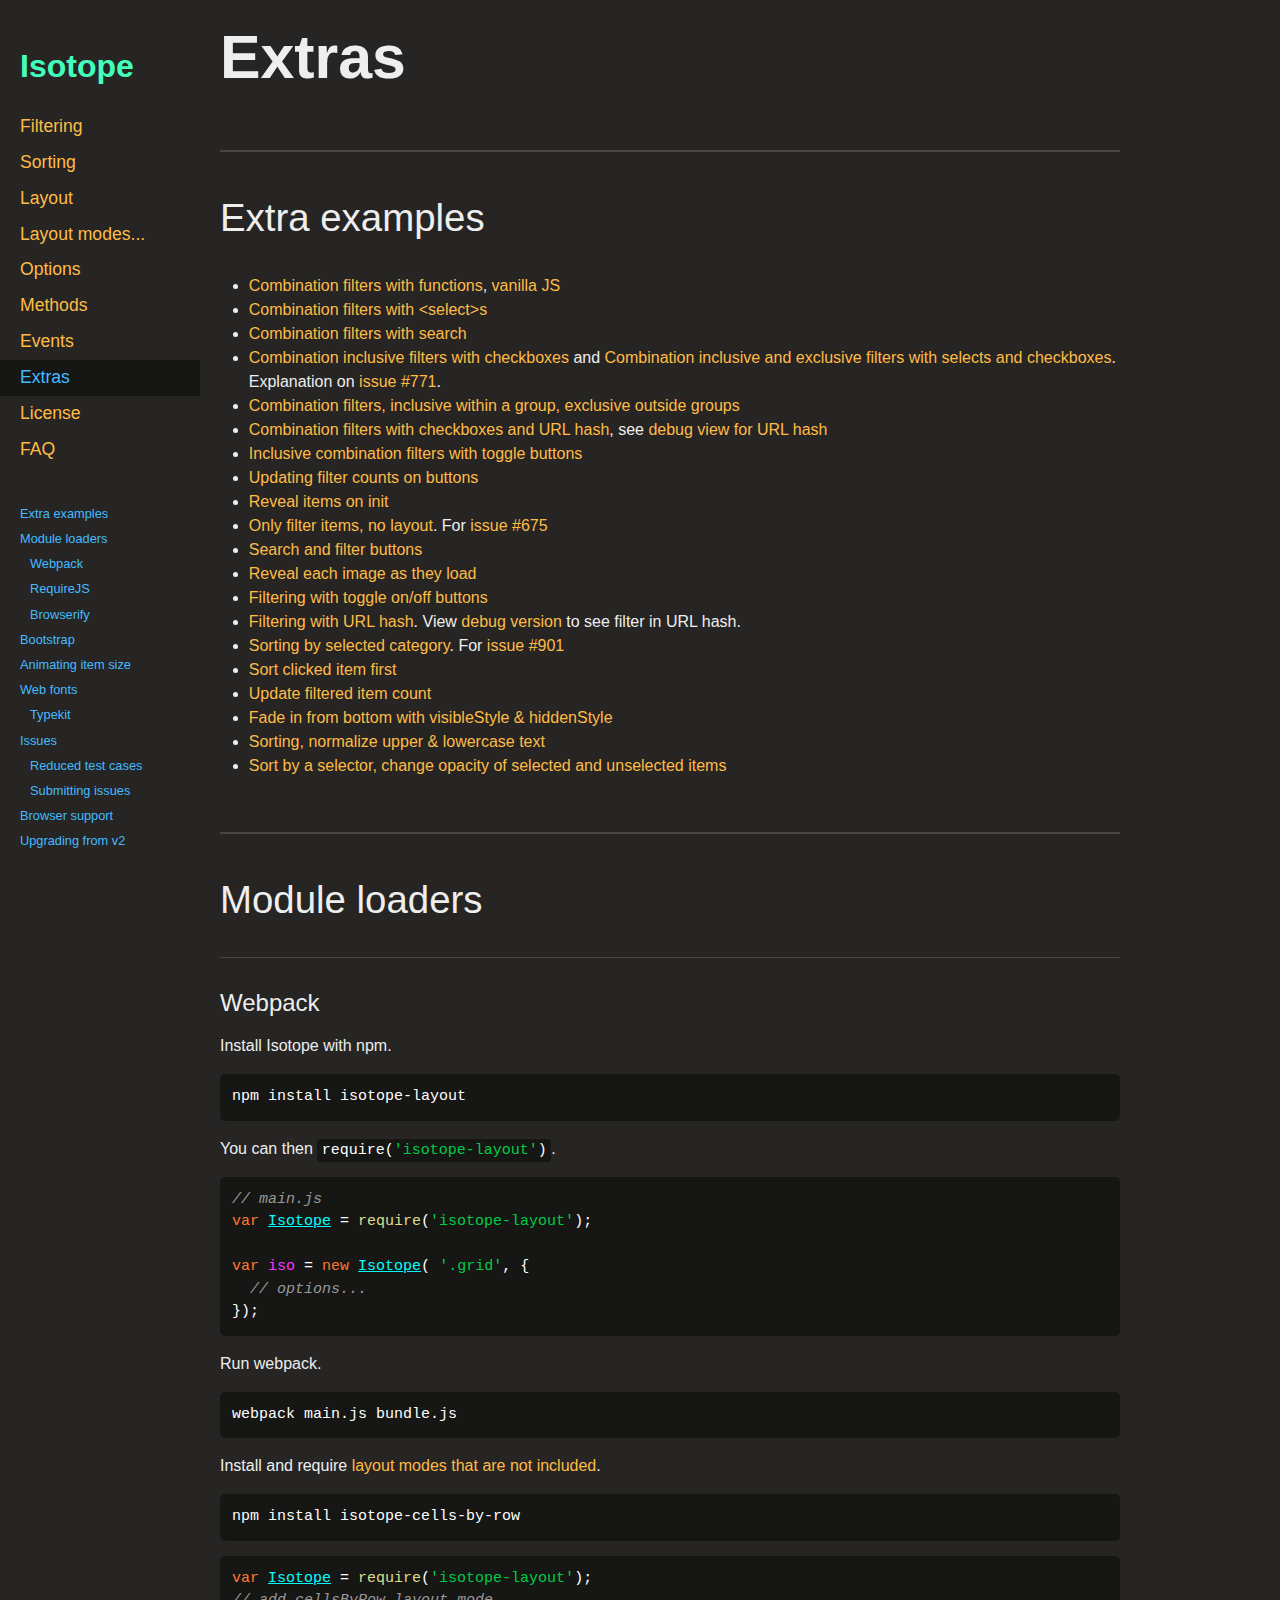
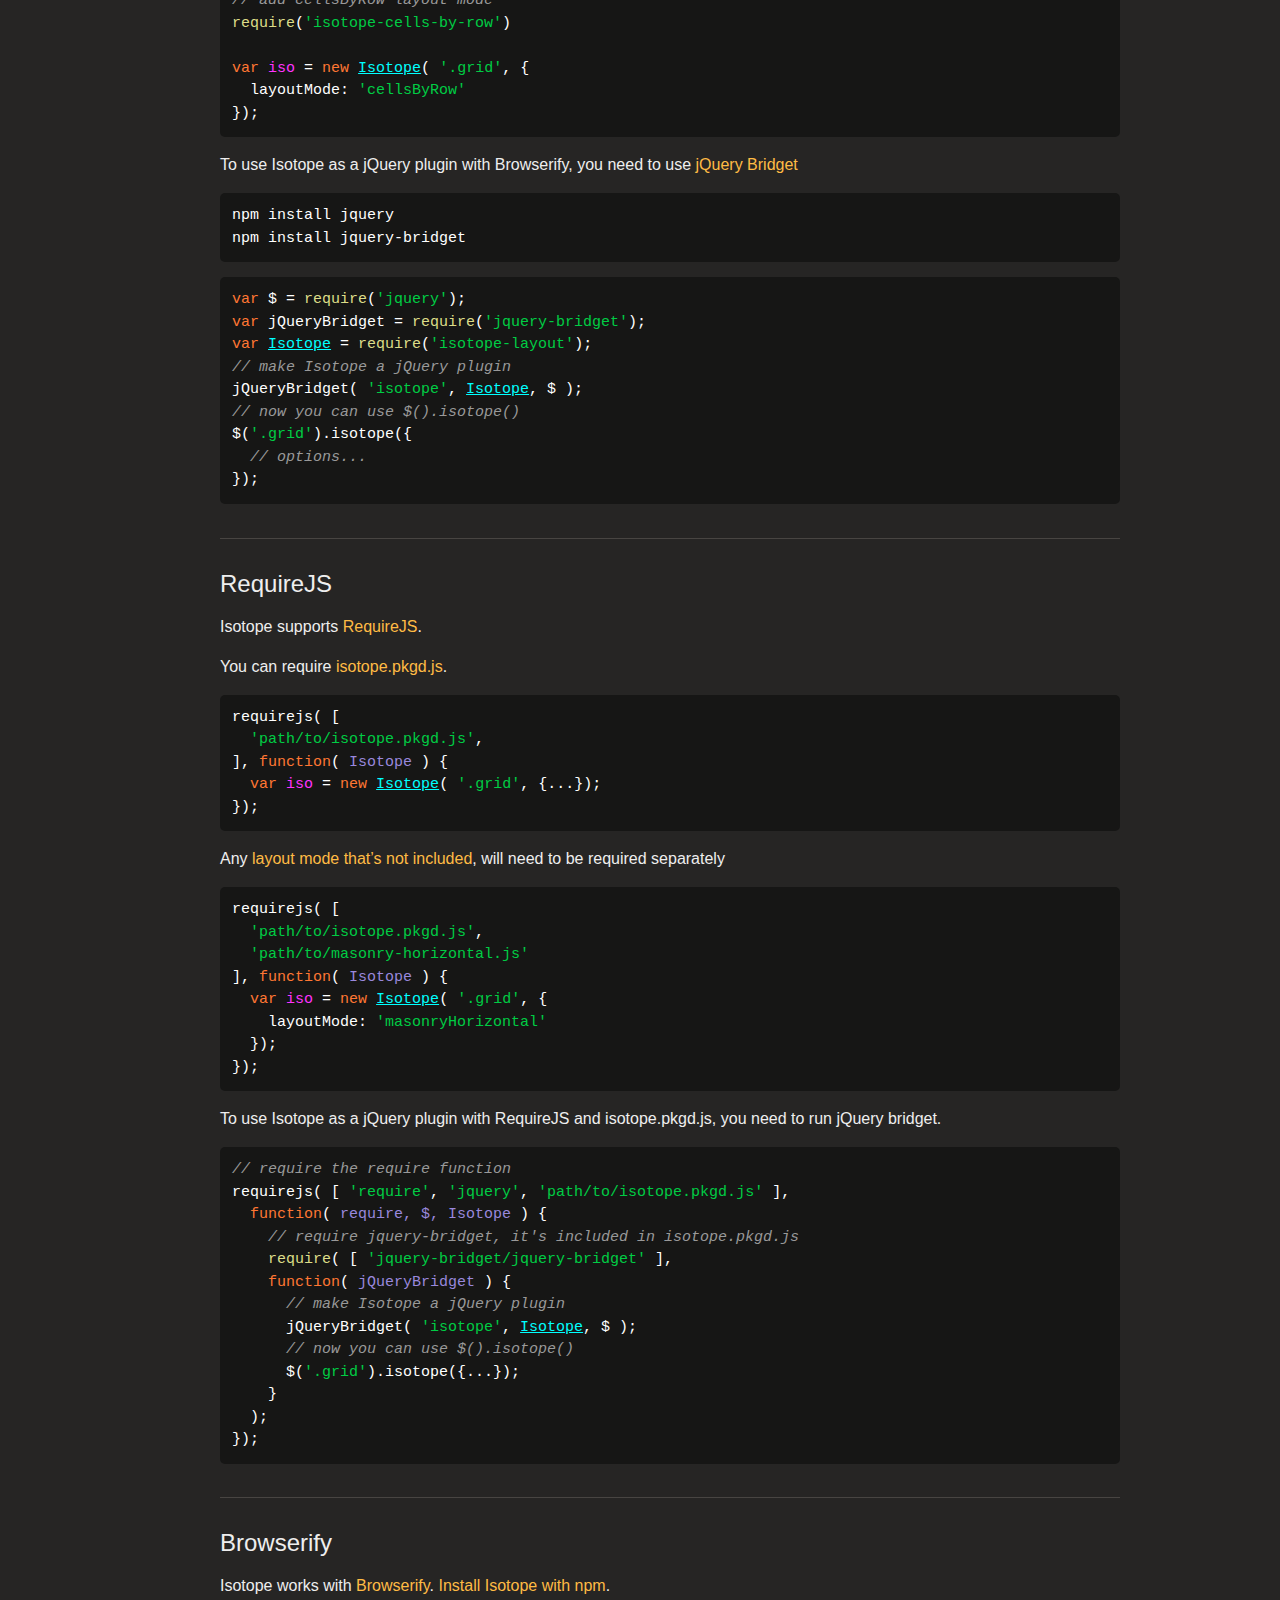
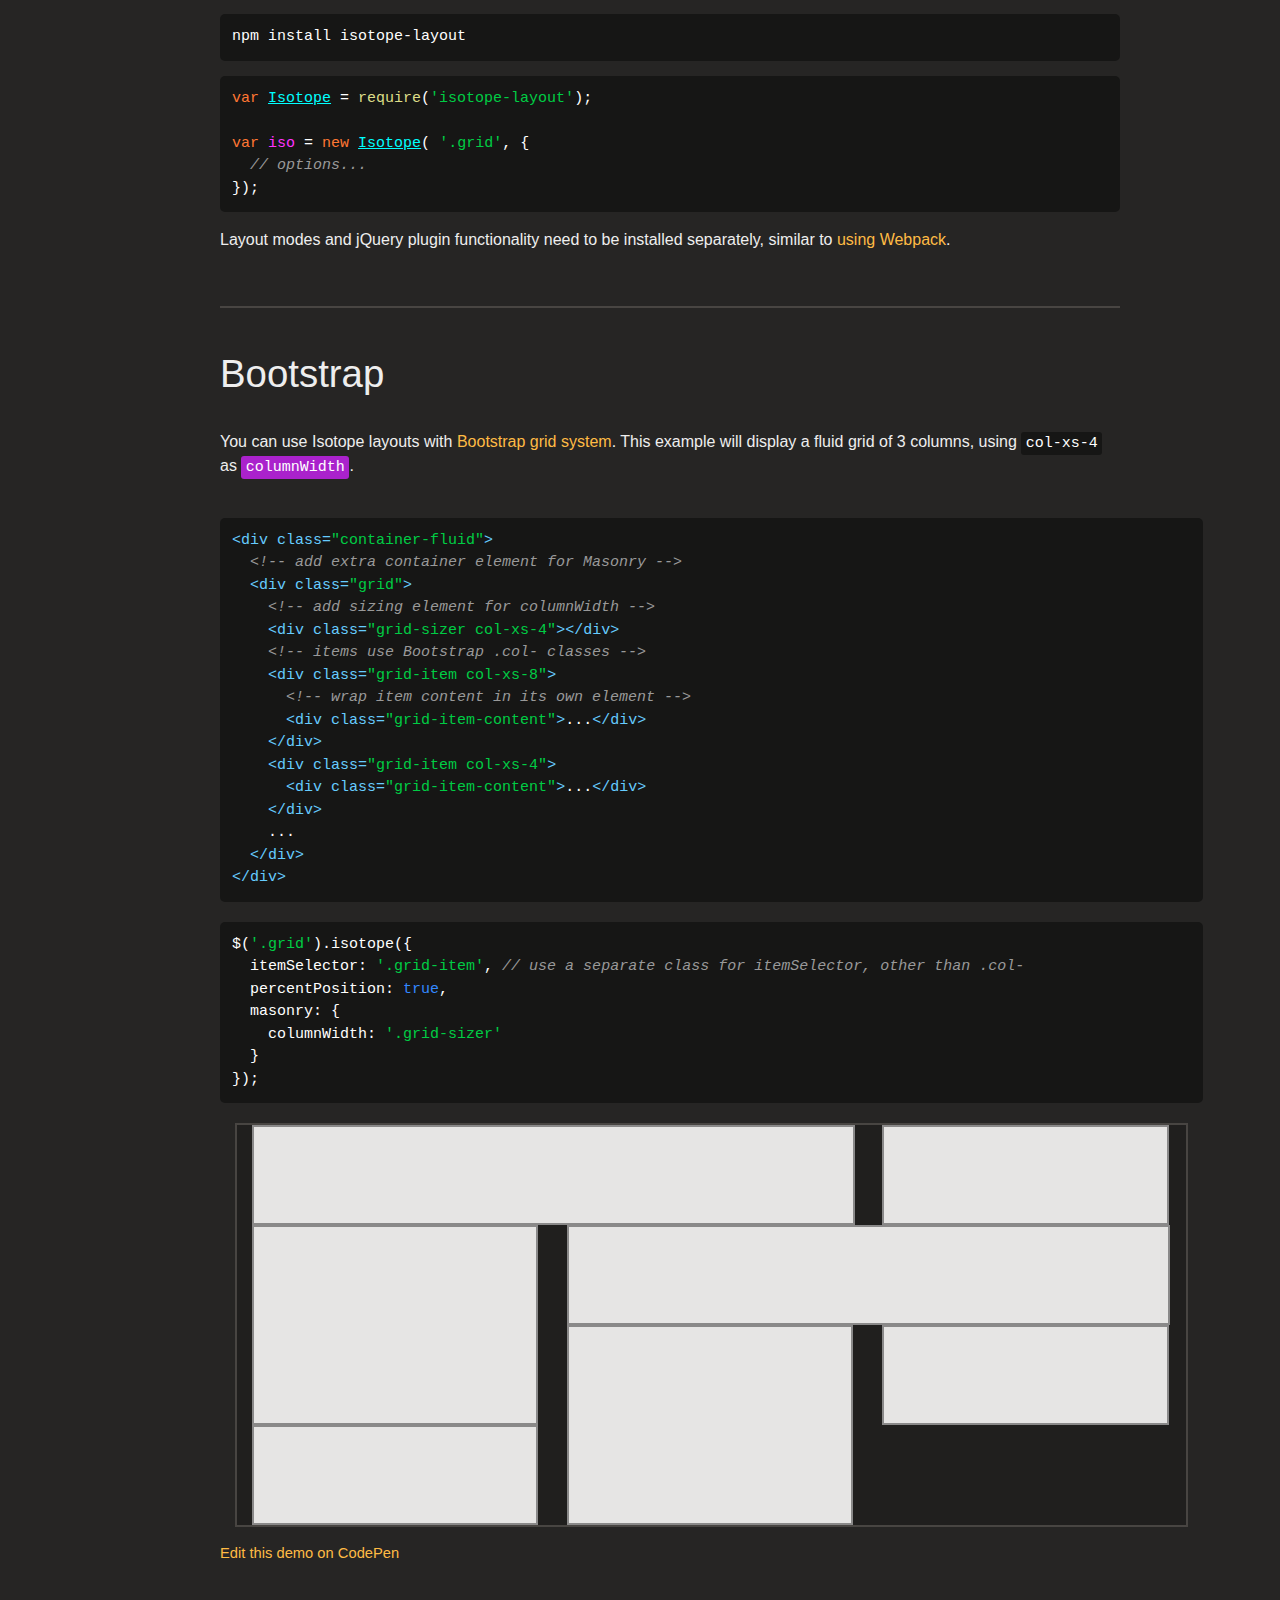
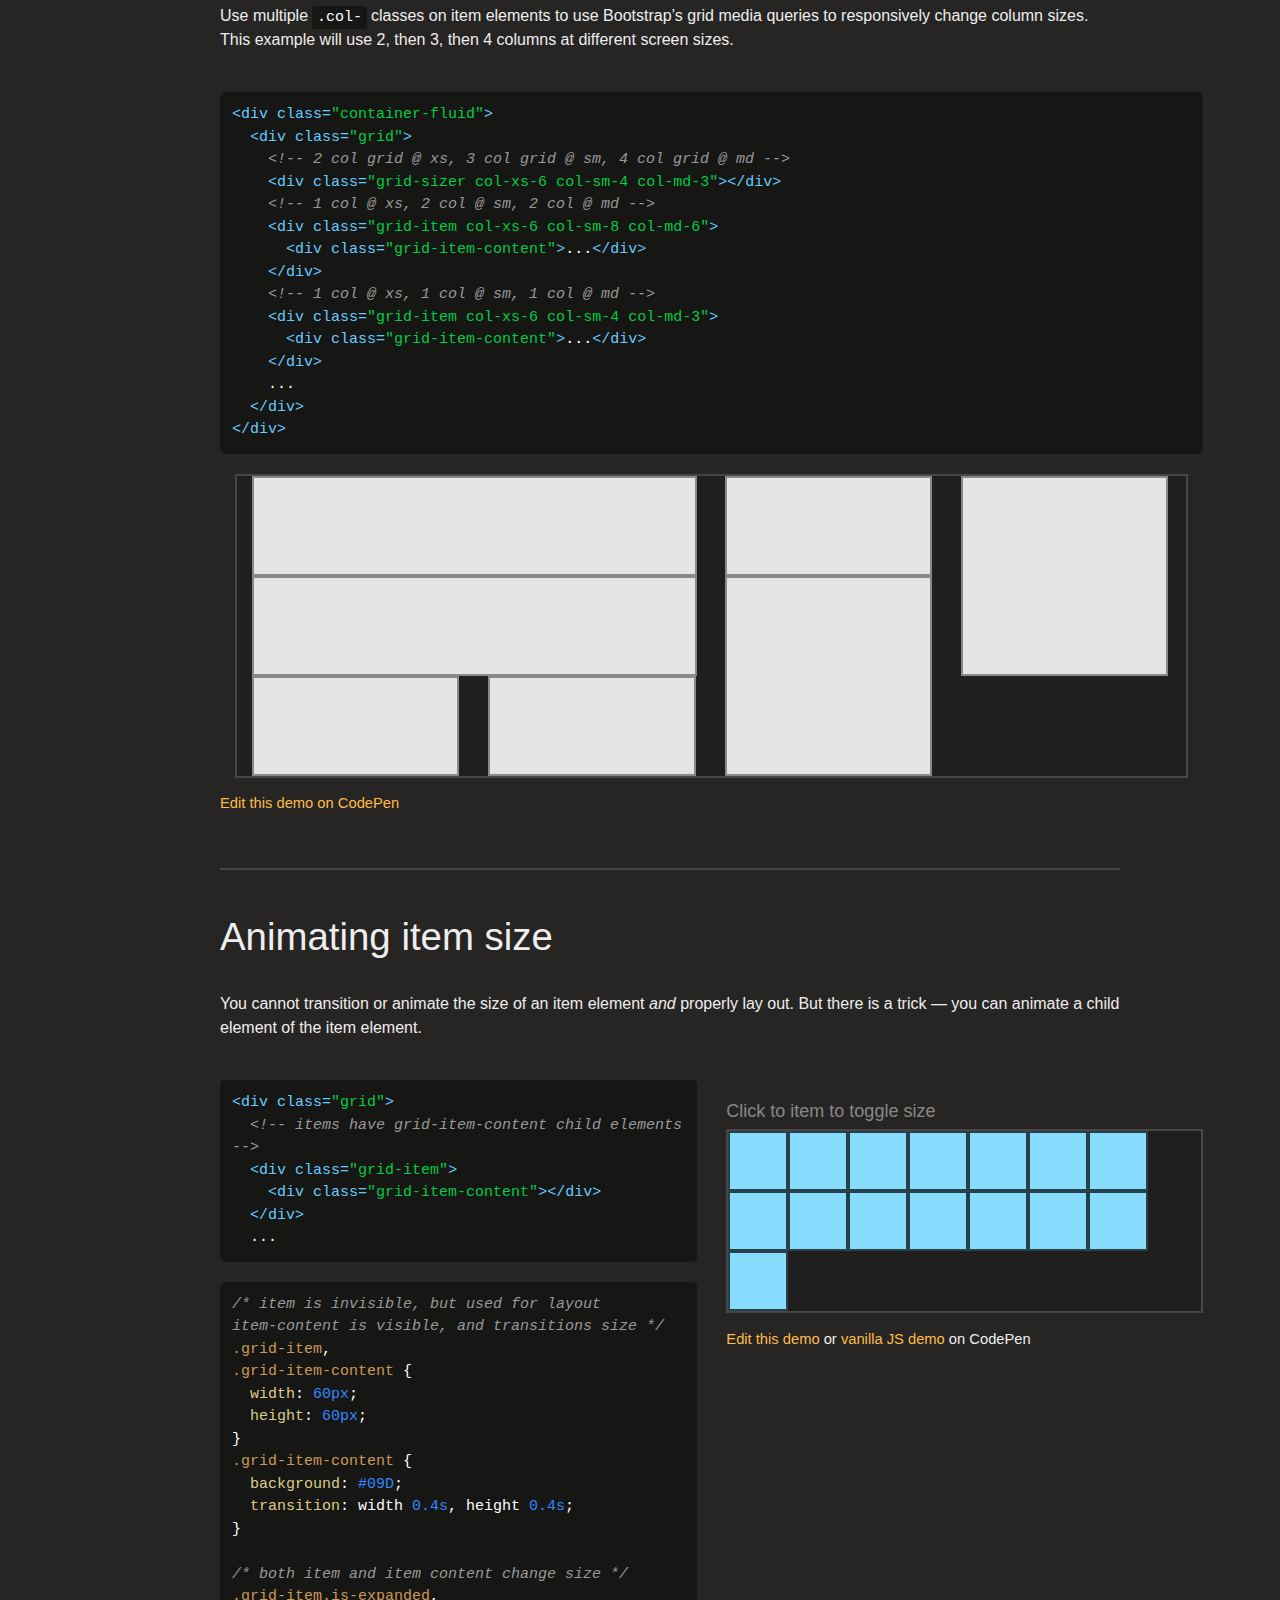
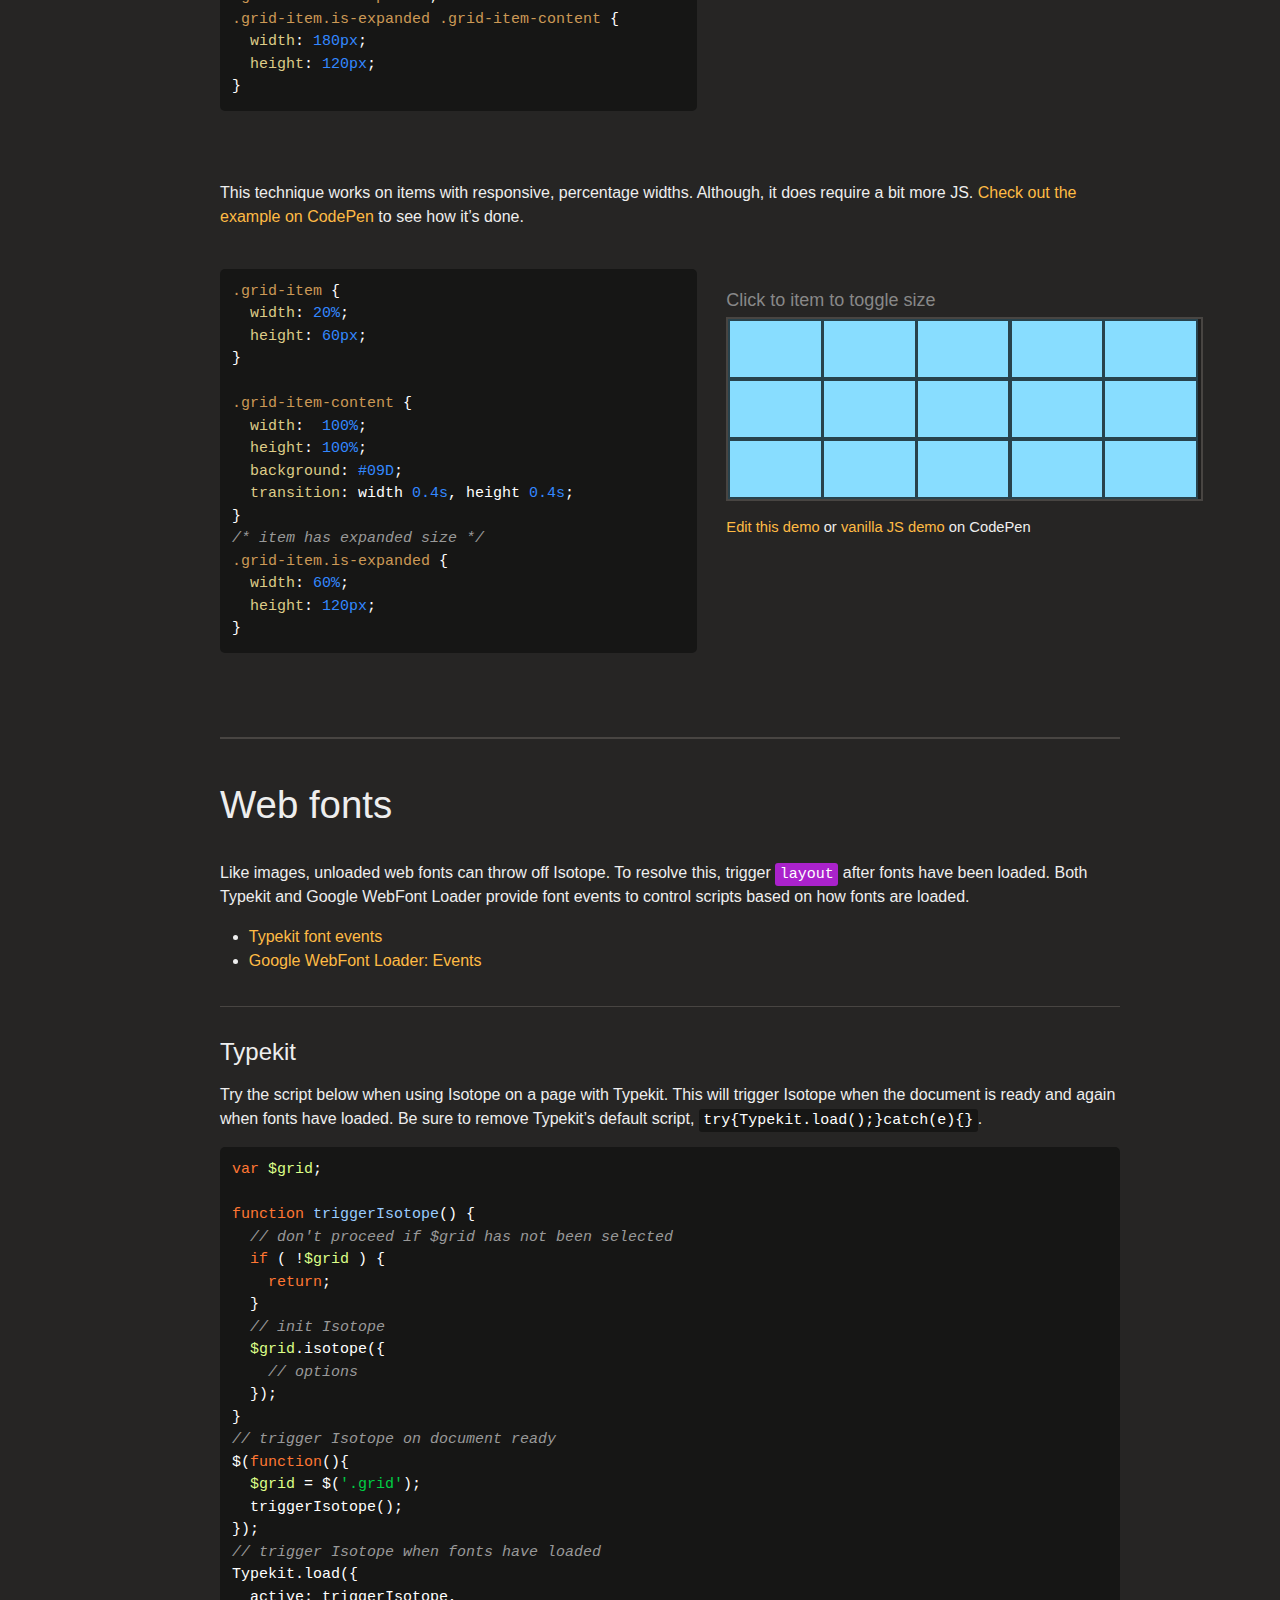
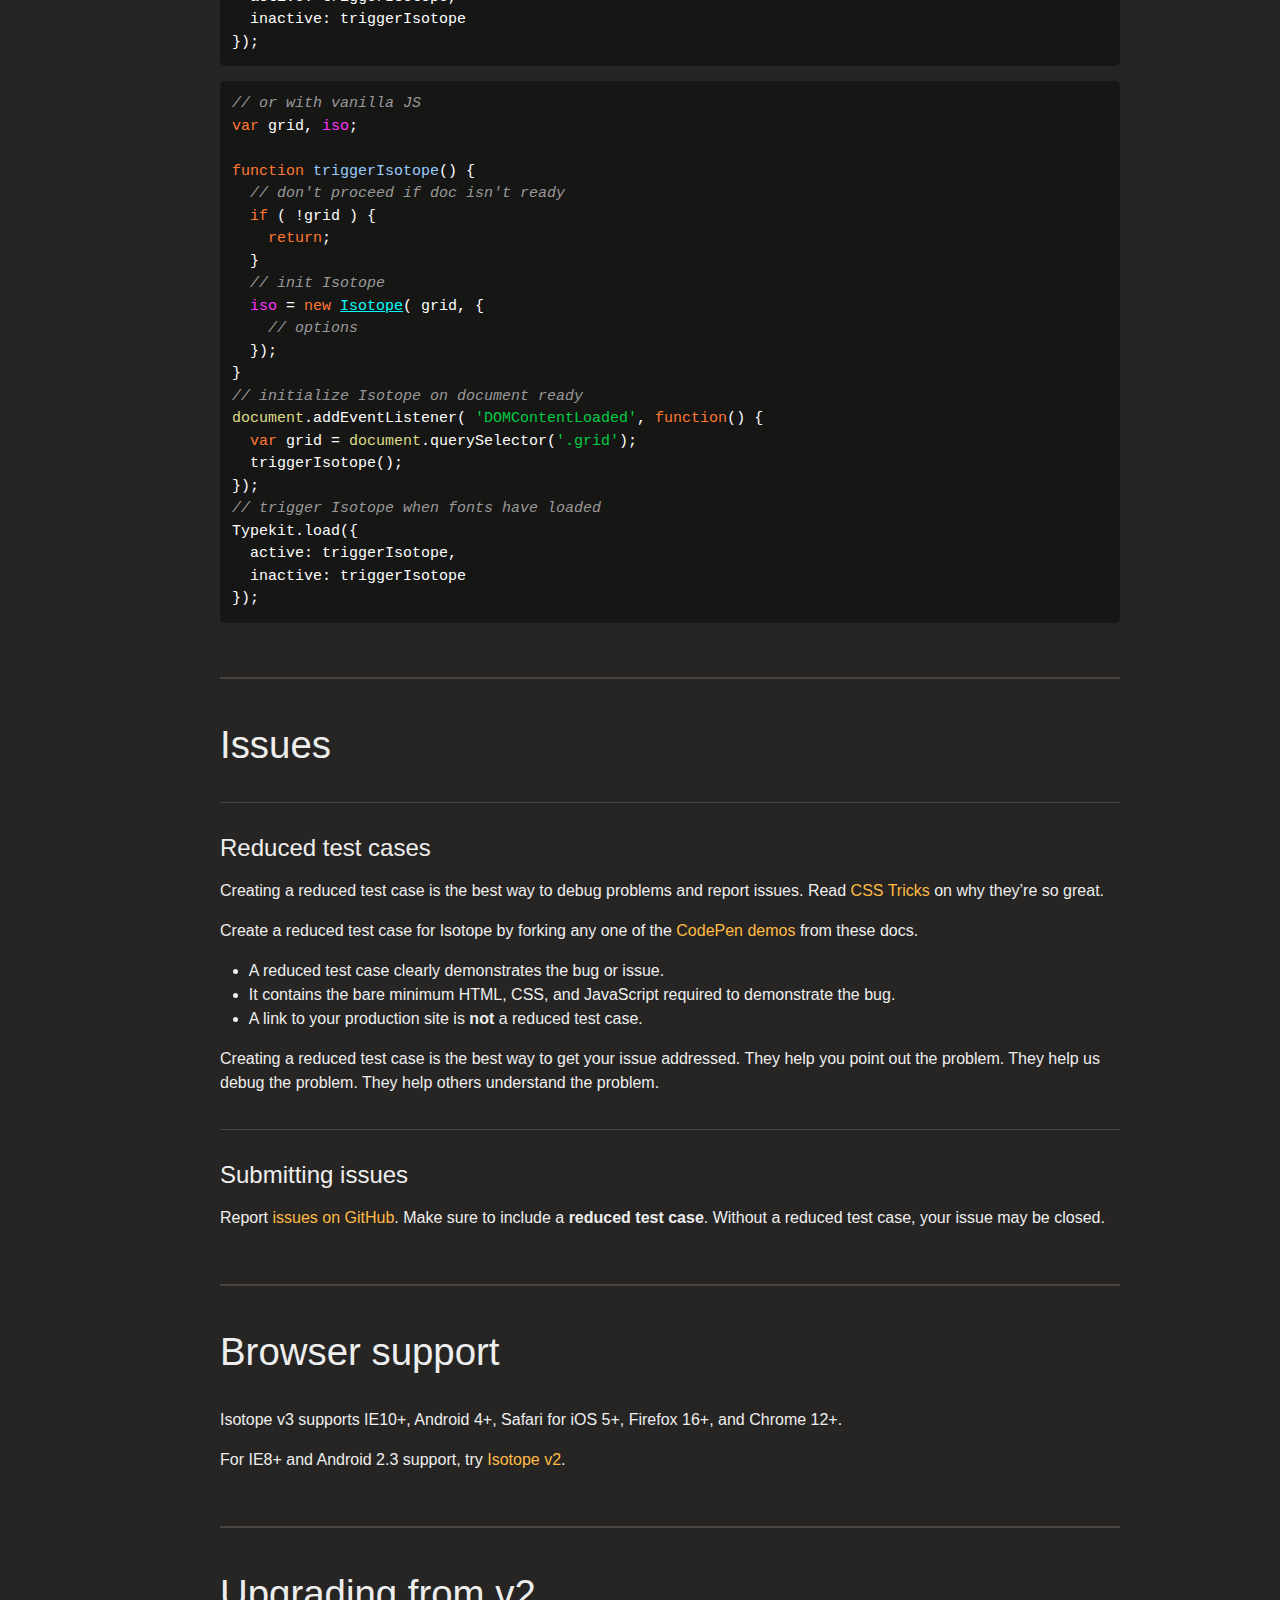
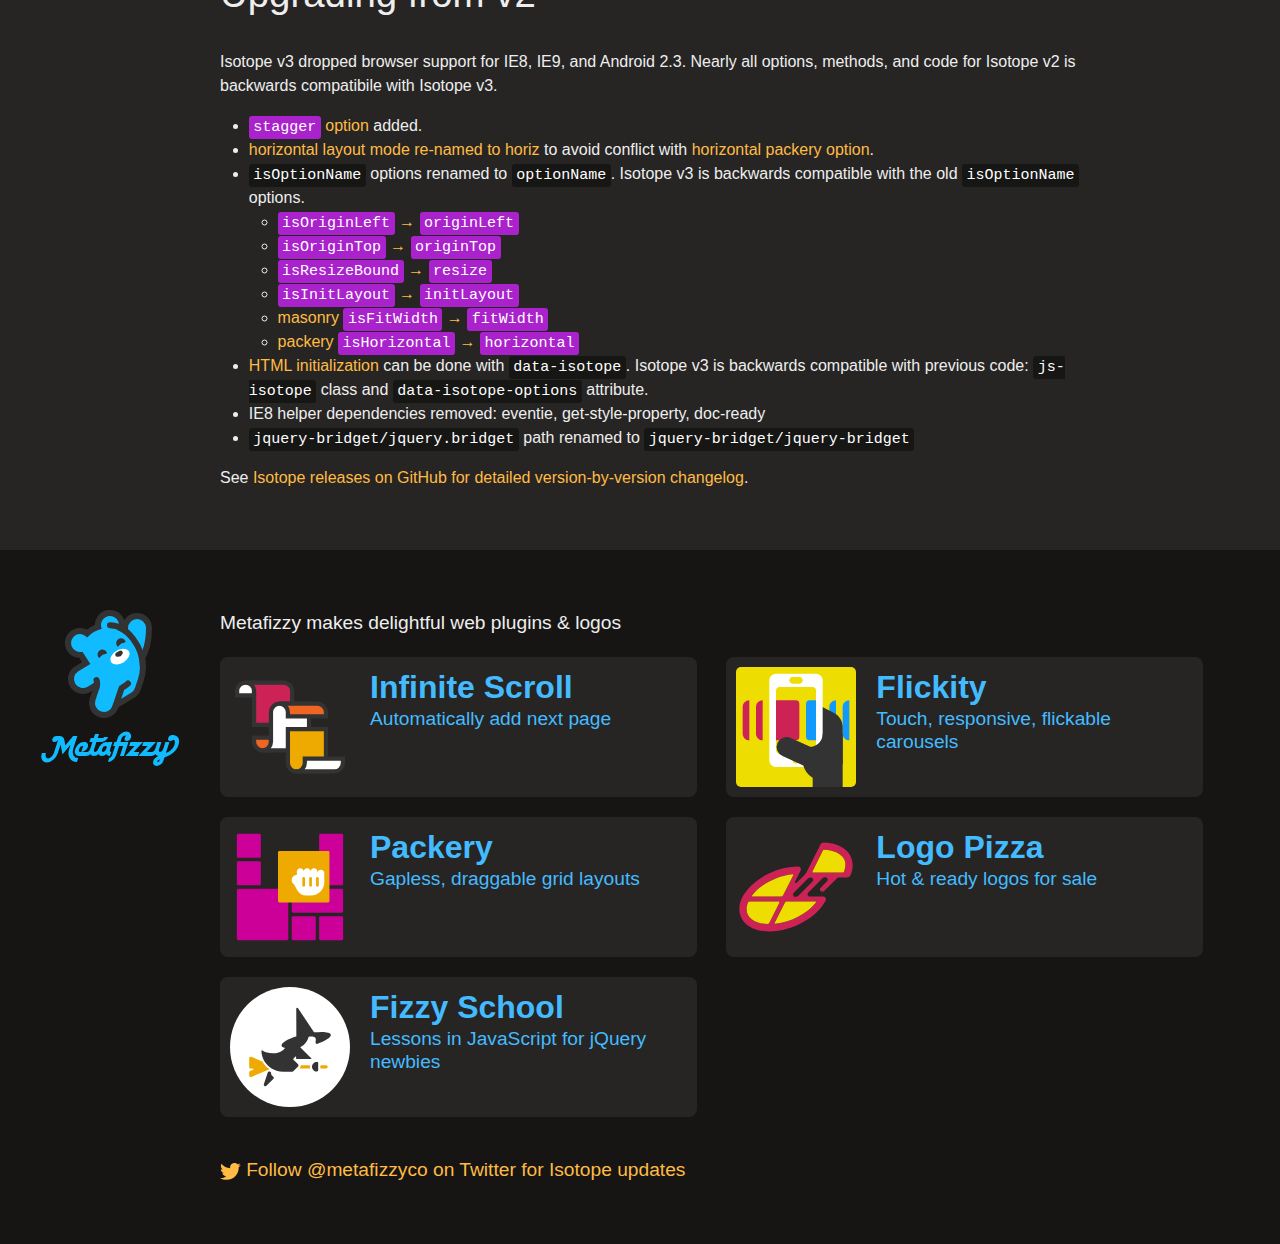
<file: image/isotope-docs/extras.html>
<!doctype html>
<html class="export" lang="en">
<head>
  <meta charset="utf-8">
  <meta name="viewport" content="width=device-width">
  <meta name="description" content="Filter &amp; sort magical layouts">

  <title>Isotope &#xB7; Extras</title>

    <!-- Isotope does not require any CSS files -->
    <link rel="stylesheet" href="css/isotope-docs.css?6" media="screen">

  <meta name="twitter:card" content="summary">
  <meta name="twitter:site" content="@metafizzyco">
  <meta name="twitter:url" content="https://isotope.metafizzy.co/extras.html">
  <meta name="twitter:title" content="Isotope Extras">
  <meta name="twitter:description" content="Filter &amp; sort magical layouts">

</head>
<body class="page--extras">


  <div class="nav">
    <h1 class="nav__title"><a href=".">Isotope</a></h1>
  
    <ol class="site-nav">
      <li class="site-nav__item site-nav__item--filtering">
        <a class="site-nav__item__link" href="filtering.html">Filtering</a></li>
      <li class="site-nav__item site-nav__item--sorting">
        <a class="site-nav__item__link" href="sorting.html">Sorting</a></li>
      <li class="site-nav__item site-nav__item--layout ">
        <a class="site-nav__item__link" href="layout.html">Layout</a>
      </li>
      <li class="site-nav__item site-nav__item--layout-modes sub-nav-parent">
        <a class="site-nav__item__link" href="layout-modes.html">Layout modes</a>
        <ul class="sub-nav">
            <li class="sub-nav__item sub-nav__item--masonry">
              <a class="sub-nav__item__link" href="layout-modes/masonry.html">masonry</a></li>
            <li class="sub-nav__item sub-nav__item--fitrows">
              <a class="sub-nav__item__link" href="layout-modes/fitrows.html">fitRows</a></li>
            <li class="sub-nav__item sub-nav__item--vertical">
              <a class="sub-nav__item__link" href="layout-modes/vertical.html">vertical</a></li>
            <li class="sub-nav__item sub-nav__item--packery">
              <a class="sub-nav__item__link" href="layout-modes/packery.html">packery</a></li>
            <li class="sub-nav__item sub-nav__item--cellsbyrow">
              <a class="sub-nav__item__link" href="layout-modes/cellsbyrow.html">cellsByRow</a></li>
            <li class="sub-nav__item sub-nav__item--masonryhorizontal">
              <a class="sub-nav__item__link" href="layout-modes/masonryhorizontal.html">masonryHorizontal</a></li>
            <li class="sub-nav__item sub-nav__item--fitcolumns">
              <a class="sub-nav__item__link" href="layout-modes/fitcolumns.html">fitColumns</a></li>
            <li class="sub-nav__item sub-nav__item--cellsbycolumn">
              <a class="sub-nav__item__link" href="layout-modes/cellsbycolumn.html">cellsByColumn</a></li>
            <li class="sub-nav__item sub-nav__item--horiz">
              <a class="sub-nav__item__link" href="layout-modes/horiz.html">horiz</a></li>
        </ul>
      </li>
      <li class="site-nav__item site-nav__item--options">
        <a class="site-nav__item__link" href="options.html">Options</a></li>
      <li class="site-nav__item site-nav__item--methods">
        <a class="site-nav__item__link" href="methods.html">Methods</a></li>
      <li class="site-nav__item site-nav__item--events">
        <a class="site-nav__item__link" href="events.html">Events</a></li>
      <li class="site-nav__item site-nav__item--extras">
        <a class="site-nav__item__link" href="extras.html">Extras</a></li>
      <li class="site-nav__item site-nav__item--license">
        <a class="site-nav__item__link" href="license.html">License</a></li>
      <li class="site-nav__item site-nav__item--faq">
        <a class="site-nav__item__link" href="faq.html">FAQ</a></li>
    </ol>
  
    <ul class="page-nav" data-js="page-nav">
<li class="page-nav__item page-nav__item--h2"><a href="#extra-examples">Extra examples</a></li>
<li class="page-nav__item page-nav__item--h2"><a href="#module-loaders">Module loaders</a></li>
<li class="page-nav__item page-nav__item--h3"><a href="#webpack">Webpack</a></li>
<li class="page-nav__item page-nav__item--h3"><a href="#requirejs">RequireJS</a></li>
<li class="page-nav__item page-nav__item--h3"><a href="#browserify">Browserify</a></li>
<li class="page-nav__item page-nav__item--h2"><a href="#bootstrap">Bootstrap</a></li>
<li class="page-nav__item page-nav__item--h2"><a href="#animating-item-size">Animating item size</a></li>
<li class="page-nav__item page-nav__item--h2"><a href="#web-fonts">Web fonts</a></li>
<li class="page-nav__item page-nav__item--h3"><a href="#typekit">Typekit</a></li>
<li class="page-nav__item page-nav__item--h2"><a href="#issues">Issues</a></li>
<li class="page-nav__item page-nav__item--h3"><a href="#reduced-test-cases">Reduced test cases</a></li>
<li class="page-nav__item page-nav__item--h3"><a href="#submitting-issues">Submitting issues</a></li>
<li class="page-nav__item page-nav__item--h2"><a href="#browser-support">Browser support</a></li>
<li class="page-nav__item page-nav__item--h2"><a href="#upgrading-from-v2">Upgrading from v2</a></li>
</ul>
  </div>


  <div id="content" class="main">
    <div class="container">
        <h1>Extras</h1>



<h2 id="extra-examples">Extra examples</h2>

<ul>
  <li><a href="https://codepen.io/desandro/pen/owAyG/">Combination filters with functions</a>, <a href="https://codepen.io/desandro/pen/pOjMdx">vanilla JS</a></li>
  <li><a href="https://codepen.io/desandro/pen/GBJERB">Combination filters with &lt;select&gt;s</a></li>
  <li><a href="https://codepen.io/desandro/pen/WyOZjx">Combination filters with search</a></li>
  <li><a href="https://codepen.io/desandro/pen/JGKyrY">Combination inclusive filters with checkboxes</a> and <a href="https://codepen.io/desandro/pen/GFbAs">Combination inclusive and exclusive filters with selects and checkboxes</a>. Explanation on <a href="https://github.com/metafizzy/isotope/issues/771#issuecomment-50991110">issue #771</a>.</li>
  <li><a href="https://codepen.io/desandro/pen/MebyMR">Combination filters, inclusive within a group, exclusive outside groups</a></li>
  <li><a href="https://codepen.io/desandro/pen/NgqxjW">Combination filters with checkboxes and URL hash</a>, see <a href="https://s.codepen.io/desandro/debug/NgqxjW#filter=.green%2C.orange">debug view for URL hash</a></li>
  <li><a href="https://codepen.io/desandro/pen/zrMXQv">Inclusive combination filters with toggle buttons</a></li>
  <li><a href="https://codepen.io/desandro/pen/pyxwem/">Updating filter counts on buttons</a></li>
  <li><a href="https://codepen.io/desandro/pen/Kpvyd">Reveal items on init</a></li>
  <li><a href="https://codepen.io/desandro/pen/AEslp">Only filter items, no layout</a>. For <a href="https://github.com/metafizzy/isotope/issues/675#issuecomment-40675160">issue #675</a></li>
  <li><a href="https://codepen.io/desandro/pen/mCdbD">Search and filter buttons</a></li>
  <li><a href="https://codepen.io/desandro/pen/bsHix">Reveal each image as they load</a></li>
  <li><a href="https://codepen.io/desandro/pen/vEJbNr">Filtering with toggle on/off buttons</a></li>
  <li><a href="https://codepen.io/desandro/pen/vErxXj">Filtering with URL hash</a>. View <a href="https://s.codepen.io/desandro/debug/vErxXj#filter=%3Anot(.transition)">debug version</a> to see filter in URL hash.</li>
  <li><a href="https://codepen.io/desandro/pen/zGZywM">Sorting by selected category</a>. For <a href="https://github.com/metafizzy/isotope/issues/901">issue #901</a></li>
  <li><a href="https://codepen.io/desandro/pen/dXYBRE">Sort clicked item first</a></li>
  <li><a href="https://codepen.io/desandro/pen/pbkbBO">Update filtered item count</a></li>
  <li><a href="https://codepen.io/desandro/pen/qjXKBp">Fade in from bottom with visibleStyle &amp; hiddenStyle</a></li>
  <li><a href="https://codepen.io/desandro/pen/OQwEgK">Sorting, normalize upper &amp; lowercase text</a></li>
  <li><a href="https://codepen.io/desandro/pen/WJoOrM/">Sort by a selector, change opacity of selected and unselected items</a></li>
</ul>


<h2 id="module-loaders">Module loaders</h2>


<h3 id="webpack">Webpack</h3>

<p>Install Isotope with npm.</p>

<pre><code class="bash">npm install isotope-layout
</code></pre>

<p>You can then <code>require(<span class="string">&apos;isotope-layout&apos;</span>)</code>.</p>

<pre><code class="js"><span class="comment">// main.js</span>
<span class="keyword">var</span> <span class="isotope_keyword">Isotope</span> = <span class="built_in">require</span>(<span class="string">&apos;isotope-layout&apos;</span>);

<span class="keyword">var</span> <span class="isotope_var">iso</span> = <span class="keyword">new</span> <span class="isotope_keyword">Isotope</span>( <span class="string">&apos;.grid&apos;</span>, {
  <span class="comment">// options...</span>
});
</code></pre>

<p>Run webpack.</p>


<pre><code class="bash">webpack main.js bundle.js
</code></pre>

<p>Install and require <a href="layout-modes.html#included-modes">layout modes that are not included</a>.</p>

<pre><code class="bash">npm install isotope-cells-by-row
</code></pre>

<pre><code class="js"><span class="keyword">var</span> <span class="isotope_keyword">Isotope</span> = <span class="built_in">require</span>(<span class="string">&apos;isotope-layout&apos;</span>);
<span class="comment">// add cellsByRow layout mode</span>
<span class="built_in">require</span>(<span class="string">&apos;isotope-cells-by-row&apos;</span>)

<span class="keyword">var</span> <span class="isotope_var">iso</span> = <span class="keyword">new</span> <span class="isotope_keyword">Isotope</span>( <span class="string">&apos;.grid&apos;</span>, {
  <span class="attr">layoutMode</span>: <span class="string">&apos;cellsByRow&apos;</span>
});
</code></pre>

<p id="browserify-jquery">To use Isotope as a jQuery plugin with Browserify, you need to use <a href="https://www.npmjs.com/package/jquery-bridget">jQuery Bridget</a></p>

<pre><code class="bash">npm install jquery
npm install jquery-bridget
</code></pre>

<pre><code class="js"><span class="keyword">var</span> $ = <span class="built_in">require</span>(<span class="string">&apos;jquery&apos;</span>);
<span class="keyword">var</span> jQueryBridget = <span class="built_in">require</span>(<span class="string">&apos;jquery-bridget&apos;</span>);
<span class="keyword">var</span> <span class="isotope_keyword">Isotope</span> = <span class="built_in">require</span>(<span class="string">&apos;isotope-layout&apos;</span>);
<span class="comment">// make Isotope a jQuery plugin</span>
jQueryBridget( <span class="string">&apos;isotope&apos;</span>, <span class="isotope_keyword">Isotope</span>, $ );
<span class="comment">// now you can use $().isotope()</span>
$(<span class="string">&apos;.grid&apos;</span>).isotope({
  <span class="comment">// options...</span>
});
</code></pre>



<h3 id="requirejs">RequireJS</h3>

<p>Isotope supports <a href="http://requirejs.org">RequireJS</a>.</p>

<p>You can require <a href="isotope.pkgd.js">isotope.pkgd.js</a>.</p>

<pre><code class="js">requirejs( [
  <span class="string">&apos;path/to/isotope.pkgd.js&apos;</span>,
], <span class="function"><span class="keyword">function</span>(<span class="params"> Isotope </span>) </span>{
  <span class="keyword">var</span> <span class="isotope_var">iso</span> = <span class="keyword">new</span> <span class="isotope_keyword">Isotope</span>( <span class="string">&apos;.grid&apos;</span>, {...});
});
</code></pre>

<p id="requirejs-layout-modes">Any <a href="layout-modes.html#included-modes">layout mode that&#x2019;s not included</a>, will need to be required separately</p>

<pre><code class="js">requirejs( [
  <span class="string">&apos;path/to/isotope.pkgd.js&apos;</span>,
  <span class="string">&apos;path/to/masonry-horizontal.js&apos;</span>
], <span class="function"><span class="keyword">function</span>(<span class="params"> Isotope </span>) </span>{
  <span class="keyword">var</span> <span class="isotope_var">iso</span> = <span class="keyword">new</span> <span class="isotope_keyword">Isotope</span>( <span class="string">&apos;.grid&apos;</span>, {
    <span class="attr">layoutMode</span>: <span class="string">&apos;masonryHorizontal&apos;</span>
  });
});
</code></pre>

<p id="requirejs-pkgd-jquery">To use Isotope as a jQuery plugin with RequireJS and isotope.pkgd.js, you need to run jQuery bridget.</p>


<pre><code class="js"><span class="comment">// require the require function</span>
requirejs( [ <span class="string">&apos;require&apos;</span>, <span class="string">&apos;jquery&apos;</span>, <span class="string">&apos;path/to/isotope.pkgd.js&apos;</span> ],
  <span class="function"><span class="keyword">function</span>(<span class="params"> require, $, Isotope </span>) </span>{
    <span class="comment">// require jquery-bridget, it&apos;s included in isotope.pkgd.js</span>
    <span class="built_in">require</span>( [ <span class="string">&apos;jquery-bridget/jquery-bridget&apos;</span> ],
    <span class="function"><span class="keyword">function</span>(<span class="params"> jQueryBridget </span>) </span>{
      <span class="comment">// make Isotope a jQuery plugin</span>
      jQueryBridget( <span class="string">&apos;isotope&apos;</span>, <span class="isotope_keyword">Isotope</span>, $ );
      <span class="comment">// now you can use $().isotope()</span>
      $(<span class="string">&apos;.grid&apos;</span>).isotope({...});
    }
  );
});
</code></pre>



<h3 id="browserify">Browserify</h3>

<p>Isotope works with <a href="http://browserify.org">Browserify</a>. <a href="https://www.npmjs.com/package/isotope-layout">Install Isotope with npm</a>.</p>

<pre><code>npm install isotope-layout
</code></pre>

<pre><code class="js"><span class="keyword">var</span> <span class="isotope_keyword">Isotope</span> = <span class="built_in">require</span>(<span class="string">&apos;isotope-layout&apos;</span>);

<span class="keyword">var</span> <span class="isotope_var">iso</span> = <span class="keyword">new</span> <span class="isotope_keyword">Isotope</span>( <span class="string">&apos;.grid&apos;</span>, {
  <span class="comment">// options...</span>
});
</code></pre>

<p>Layout modes and jQuery plugin functionality need to be installed separately, similar to <a href="#webpack">using Webpack</a>.</p>


<h2 id="bootstrap">Bootstrap</h2>

<p>You can use Isotope layouts with <a href="http://getbootstrap.com/css/#grid">Bootstrap grid system</a>. This example will display a fluid grid of 3 columns, using <code>col-xs-4</code> as <a href="layout-modes/masonry.html#columnwidth"><code>columnWidth</code></a>.</p>

<div class="example">
  <div class="example__code">
<pre><code class="html"><span class="tag">&lt;<span class="name">div</span> <span class="attr">class</span>=<span class="string">&quot;container-fluid&quot;</span>&gt;</span>
  <span class="comment">&lt;!-- add extra container element for Masonry --&gt;</span>
  <span class="tag">&lt;<span class="name">div</span> <span class="attr">class</span>=<span class="string">&quot;grid&quot;</span>&gt;</span>
    <span class="comment">&lt;!-- add sizing element for columnWidth --&gt;</span>
    <span class="tag">&lt;<span class="name">div</span> <span class="attr">class</span>=<span class="string">&quot;grid-sizer col-xs-4&quot;</span>&gt;</span><span class="tag">&lt;/<span class="name">div</span>&gt;</span>
    <span class="comment">&lt;!-- items use Bootstrap .col- classes --&gt;</span>
    <span class="tag">&lt;<span class="name">div</span> <span class="attr">class</span>=<span class="string">&quot;grid-item col-xs-8&quot;</span>&gt;</span>
      <span class="comment">&lt;!-- wrap item content in its own element --&gt;</span>
      <span class="tag">&lt;<span class="name">div</span> <span class="attr">class</span>=<span class="string">&quot;grid-item-content&quot;</span>&gt;</span>...<span class="tag">&lt;/<span class="name">div</span>&gt;</span>
    <span class="tag">&lt;/<span class="name">div</span>&gt;</span>
    <span class="tag">&lt;<span class="name">div</span> <span class="attr">class</span>=<span class="string">&quot;grid-item col-xs-4&quot;</span>&gt;</span>
      <span class="tag">&lt;<span class="name">div</span> <span class="attr">class</span>=<span class="string">&quot;grid-item-content&quot;</span>&gt;</span>...<span class="tag">&lt;/<span class="name">div</span>&gt;</span>
    <span class="tag">&lt;/<span class="name">div</span>&gt;</span>
    ...
  <span class="tag">&lt;/<span class="name">div</span>&gt;</span>
<span class="tag">&lt;/<span class="name">div</span>&gt;</span>
</code></pre>

<pre><code class="js">$(<span class="string">&apos;.grid&apos;</span>).isotope({
  <span class="attr">itemSelector</span>: <span class="string">&apos;.grid-item&apos;</span>, <span class="comment">// use a separate class for itemSelector, other than .col-</span>
  percentPosition: <span class="literal">true</span>,
  <span class="attr">masonry</span>: {
    <span class="attr">columnWidth</span>: <span class="string">&apos;.grid-sizer&apos;</span>
  }
});
</code></pre>
  </div>
  <div class="example__demo">
  
    <div class="bootstrap-3__container-fluid">
      <div class="grid js-masonry" data-masonry-options="{ &quot;itemSelector&quot;: &quot;.bootstrap-3__grid-item&quot;, &quot;columnWidth&quot;: &quot;.grid-sizer&quot;, &quot;percentPosition&quot;: true }">
        <div class="grid-sizer bootstrap-3__col-xs-4"></div>
        <div class="bootstrap-3__grid-item bootstrap-3__col-xs-8">
          <div class="bootstrap-3__grid-item-content"></div>
        </div>
        <div class="bootstrap-3__grid-item bootstrap-3__col-xs-4">
          <div class="bootstrap-3__grid-item-content"></div>
        </div>
        <div class="bootstrap-3__grid-item bootstrap-3__col-xs-4">
          <div class="bootstrap-3__grid-item-content bootstrap-3__grid-item-content--height2"></div>
        </div>
        <div class="bootstrap-3__grid-item bootstrap-3__col-xs-8">
          <div class="bootstrap-3__grid-item-content"></div>
        </div>
        <div class="bootstrap-3__grid-item bootstrap-3__col-xs-4">
          <div class="bootstrap-3__grid-item-content bootstrap-3__grid-item-content--height2"></div>
        </div>
        <div class="bootstrap-3__grid-item bootstrap-3__col-xs-4">
          <div class="bootstrap-3__grid-item-content"></div>
        </div>
        <div class="bootstrap-3__grid-item bootstrap-3__col-xs-4">
          <div class="bootstrap-3__grid-item-content"></div>
        </div>
      </div>
  
    </div>
  
    <p class="edit-demo">
        <a href="https://codepen.io/desandro/pen/yeezdp">Edit this demo on CodePen</a>
    </p>
  </div>
</div>

<p>Use multiple <code>.col-</code> classes on item elements to use Bootstrap&#x2019;s grid media queries to responsively change column sizes. This example will use 2, then 3, then 4 columns at different screen sizes.</p>

<div class="example">
  <div class="example__code">
<pre><code class="html"><span class="tag">&lt;<span class="name">div</span> <span class="attr">class</span>=<span class="string">&quot;container-fluid&quot;</span>&gt;</span>
  <span class="tag">&lt;<span class="name">div</span> <span class="attr">class</span>=<span class="string">&quot;grid&quot;</span>&gt;</span>
    <span class="comment">&lt;!-- 2 col grid @ xs, 3 col grid @ sm, 4 col grid @ md --&gt;</span>
    <span class="tag">&lt;<span class="name">div</span> <span class="attr">class</span>=<span class="string">&quot;grid-sizer col-xs-6 col-sm-4 col-md-3&quot;</span>&gt;</span><span class="tag">&lt;/<span class="name">div</span>&gt;</span>
    <span class="comment">&lt;!-- 1 col @ xs, 2 col @ sm, 2 col @ md --&gt;</span>
    <span class="tag">&lt;<span class="name">div</span> <span class="attr">class</span>=<span class="string">&quot;grid-item col-xs-6 col-sm-8 col-md-6&quot;</span>&gt;</span>
      <span class="tag">&lt;<span class="name">div</span> <span class="attr">class</span>=<span class="string">&quot;grid-item-content&quot;</span>&gt;</span>...<span class="tag">&lt;/<span class="name">div</span>&gt;</span>
    <span class="tag">&lt;/<span class="name">div</span>&gt;</span>
    <span class="comment">&lt;!-- 1 col @ xs, 1 col @ sm, 1 col @ md --&gt;</span>
    <span class="tag">&lt;<span class="name">div</span> <span class="attr">class</span>=<span class="string">&quot;grid-item col-xs-6 col-sm-4 col-md-3&quot;</span>&gt;</span>
      <span class="tag">&lt;<span class="name">div</span> <span class="attr">class</span>=<span class="string">&quot;grid-item-content&quot;</span>&gt;</span>...<span class="tag">&lt;/<span class="name">div</span>&gt;</span>
    <span class="tag">&lt;/<span class="name">div</span>&gt;</span>
    ...
  <span class="tag">&lt;/<span class="name">div</span>&gt;</span>
<span class="tag">&lt;/<span class="name">div</span>&gt;</span>
</code></pre>
  </div>
  <div class="example__demo">
  
    <div class="bootstrap-3__container-fluid">
      <div class="grid js-masonry" data-masonry-options="{ &quot;itemSelector&quot;: &quot;.bootstrap-3__grid-item&quot;, &quot;columnWidth&quot;: &quot;.grid-sizer&quot;, &quot;percentPosition&quot;: true }">
        <div class="grid-sizer bootstrap-3__col-xs-6 bootstrap-3__col-sm-4 bootstrap-3__col-md-3"></div>
        <div class="bootstrap-3__grid-item bootstrap-3__col-xs-6 bootstrap-3__col-sm-8 bootstrap-3__col-md-6">
          <div class="bootstrap-3__grid-item-content"></div>
        </div>
        <div class="bootstrap-3__grid-item bootstrap-3__col-xs-6 bootstrap-3__col-sm-4 bootstrap-3__col-md-3">
          <div class="bootstrap-3__grid-item-content"></div>
        </div>
        <div class="bootstrap-3__grid-item bootstrap-3__col-xs-6 bootstrap-3__col-sm-4 bootstrap-3__col-md-3">
          <div class="bootstrap-3__grid-item-content bootstrap-3__grid-item-content--height2"></div>
        </div>
        <div class="bootstrap-3__grid-item bootstrap-3__col-xs-6 bootstrap-3__col-sm-8 bootstrap-3__col-md-6">
          <div class="bootstrap-3__grid-item-content"></div>
        </div>
        <div class="bootstrap-3__grid-item bootstrap-3__col-xs-6 bootstrap-3__col-sm-4 bootstrap-3__col-md-3">
          <div class="bootstrap-3__grid-item-content bootstrap-3__grid-item-content--height2"></div>
        </div>
        <div class="bootstrap-3__grid-item bootstrap-3__col-xs-6 bootstrap-3__col-sm-4 bootstrap-3__col-md-3">
          <div class="bootstrap-3__grid-item-content"></div>
        </div>
        <div class="bootstrap-3__grid-item bootstrap-3__col-xs-6 bootstrap-3__col-sm-4 bootstrap-3__col-md-3">
          <div class="bootstrap-3__grid-item-content"></div>
        </div>
      </div>
  
    </div>
  
    <p class="edit-demo">
        <a href="https://codepen.io/desandro/pen/addLrQ">Edit this demo on CodePen</a>
    </p>
  </div>
</div>


<h2 id="animating-item-size">Animating item size</h2>

<p>You cannot transition or animate the size of an item element <em>and</em> properly lay out. But there is a trick &#x2014; you can animate a child element of the item element.</p>

<div class="duo example">
  <div class="duo__cell example__code">
<pre><code class="html"><span class="tag">&lt;<span class="name">div</span> <span class="attr">class</span>=<span class="string">&quot;grid&quot;</span>&gt;</span>
  <span class="comment">&lt;!-- items have grid-item-content child elements --&gt;</span>
  <span class="tag">&lt;<span class="name">div</span> <span class="attr">class</span>=<span class="string">&quot;grid-item&quot;</span>&gt;</span>
    <span class="tag">&lt;<span class="name">div</span> <span class="attr">class</span>=<span class="string">&quot;grid-item-content&quot;</span>&gt;</span><span class="tag">&lt;/<span class="name">div</span>&gt;</span>
  <span class="tag">&lt;/<span class="name">div</span>&gt;</span>
  ...
</code></pre>

<pre><code class="css"><span class="comment">/* item is invisible, but used for layout
item-content is visible, and transitions size */</span>
<span class="selector-class">.grid-item</span>,
<span class="selector-class">.grid-item-content</span> {
  <span class="attribute">width</span>: <span class="number">60px</span>;
  <span class="attribute">height</span>: <span class="number">60px</span>;
}
<span class="selector-class">.grid-item-content</span> {
  <span class="attribute">background</span>: <span class="number">#09D</span>;
  <span class="attribute">transition</span>: width <span class="number">0.4s</span>, height <span class="number">0.4s</span>;
}

<span class="comment">/* both item and item content change size */</span>
<span class="selector-class">.grid-item</span><span class="selector-class">.is-expanded</span>,
<span class="selector-class">.grid-item</span><span class="selector-class">.is-expanded</span> <span class="selector-class">.grid-item-content</span> {
  <span class="attribute">width</span>: <span class="number">180px</span>;
  <span class="attribute">height</span>: <span class="number">120px</span>;
}
</code></pre>
  </div>
  <div class="duo__cell example__demo" data-js="animate-item-size">
    <p class="instruction">Click to item to toggle size</p>
    <div class="grid">
      <div class="animate-item-size-item">
        <div class="animate-item-size-item__content"></div>
      </div>
      <div class="animate-item-size-item">
        <div class="animate-item-size-item__content"></div>
      </div>
      <div class="animate-item-size-item">
        <div class="animate-item-size-item__content"></div>
      </div>
      <div class="animate-item-size-item">
        <div class="animate-item-size-item__content"></div>
      </div>
      <div class="animate-item-size-item">
        <div class="animate-item-size-item__content"></div>
      </div>
      <div class="animate-item-size-item">
        <div class="animate-item-size-item__content"></div>
      </div>
      <div class="animate-item-size-item">
        <div class="animate-item-size-item__content"></div>
      </div>
      <div class="animate-item-size-item">
        <div class="animate-item-size-item__content"></div>
      </div>
      <div class="animate-item-size-item">
        <div class="animate-item-size-item__content"></div>
      </div>
      <div class="animate-item-size-item">
        <div class="animate-item-size-item__content"></div>
      </div>
      <div class="animate-item-size-item">
        <div class="animate-item-size-item__content"></div>
      </div>
      <div class="animate-item-size-item">
        <div class="animate-item-size-item__content"></div>
      </div>
      <div class="animate-item-size-item">
        <div class="animate-item-size-item__content"></div>
      </div>
      <div class="animate-item-size-item">
        <div class="animate-item-size-item__content"></div>
      </div>
      <div class="animate-item-size-item">
        <div class="animate-item-size-item__content"></div>
      </div>
    </div>
    <p class="edit-demo">
        <a href="https://codepen.io/desandro/pen/jnhAi">Edit this demo</a>
        or <a href="https://codepen.io/desandro/pen/fztmB">vanilla JS demo</a> on CodePen
    </p>
  </div>
</div>

<p>This technique works on items with responsive, percentage widths. Although, it does require a bit more JS. <a href="https://codepen.io/desandro/pen/jGJKL">Check out the example on CodePen</a> to see how it&#x2019;s done.</p>

<div class="duo example">
  <div class="duo__cell example__code">
<pre><code class="css"><span class="selector-class">.grid-item</span> {
  <span class="attribute">width</span>: <span class="number">20%</span>;
  <span class="attribute">height</span>: <span class="number">60px</span>;
}

<span class="selector-class">.grid-item-content</span> {
  <span class="attribute">width</span>:  <span class="number">100%</span>;
  <span class="attribute">height</span>: <span class="number">100%</span>;
  <span class="attribute">background</span>: <span class="number">#09D</span>;
  <span class="attribute">transition</span>: width <span class="number">0.4s</span>, height <span class="number">0.4s</span>;
}
<span class="comment">/* item has expanded size */</span>
<span class="selector-class">.grid-item</span><span class="selector-class">.is-expanded</span> {
  <span class="attribute">width</span>: <span class="number">60%</span>;
  <span class="attribute">height</span>: <span class="number">120px</span>;
}
</code></pre>
  </div>
  <div class="duo__cell example__demo" data-js="animate-item-size-responsive">
    <p class="instruction">Click to item to toggle size</p>
    <div class="grid grid--animate-item-size-responsive">
      <div class="grid-sizer"></div>
      <div class="animate-item-size-item">
        <div class="animate-item-size-item__content"></div>
      </div>
      <div class="animate-item-size-item">
        <div class="animate-item-size-item__content"></div>
      </div>
      <div class="animate-item-size-item">
        <div class="animate-item-size-item__content"></div>
      </div>
      <div class="animate-item-size-item">
        <div class="animate-item-size-item__content"></div>
      </div>
      <div class="animate-item-size-item">
        <div class="animate-item-size-item__content"></div>
      </div>
      <div class="animate-item-size-item">
        <div class="animate-item-size-item__content"></div>
      </div>
      <div class="animate-item-size-item">
        <div class="animate-item-size-item__content"></div>
      </div>
      <div class="animate-item-size-item">
        <div class="animate-item-size-item__content"></div>
      </div>
      <div class="animate-item-size-item">
        <div class="animate-item-size-item__content"></div>
      </div>
      <div class="animate-item-size-item">
        <div class="animate-item-size-item__content"></div>
      </div>
      <div class="animate-item-size-item">
        <div class="animate-item-size-item__content"></div>
      </div>
      <div class="animate-item-size-item">
        <div class="animate-item-size-item__content"></div>
      </div>
      <div class="animate-item-size-item">
        <div class="animate-item-size-item__content"></div>
      </div>
      <div class="animate-item-size-item">
        <div class="animate-item-size-item__content"></div>
      </div>
      <div class="animate-item-size-item">
        <div class="animate-item-size-item__content"></div>
      </div>
    </div>
    <p class="edit-demo">
        <a href="https://codepen.io/desandro/pen/utGrv">Edit this demo</a>
        or <a href="https://codepen.io/desandro/pen/jeLKl">vanilla JS demo</a> on CodePen
    </p>
  </div>

</div>


<h2 id="web-fonts">Web fonts</h2>

<p>Like images, unloaded web fonts can throw off Isotope. To resolve this, trigger <a href="methods.html#layout"><code>layout</code></a> after fonts have been loaded. Both Typekit and Google WebFont Loader provide font events to control scripts based on how fonts are loaded.</p>

<ul>
  <li><a href="http://blog.typekit.com/2010/10/18/more-control-with-typekits-font-events/">Typekit font events</a></li>
  <li><a href="https://developers.google.com/webfonts/docs/webfont_loader#Events">Google WebFont Loader: Events</a></li>
</ul>


<h3 id="typekit">Typekit</h3>

<p>Try the script below when using Isotope on a page with Typekit. This will trigger Isotope when the document is ready and again when fonts have loaded. Be sure to remove Typekit&#x2019;s default script, <code>try{Typekit.load();}catch(e){}</code>.</p>

<pre><code class="js"><span class="keyword">var</span> <span class="jquery_var">$grid</span>;

<span class="function"><span class="keyword">function</span> <span class="title">triggerIsotope</span>(<span class="params"></span>) </span>{
  <span class="comment">// don&apos;t proceed if $grid has not been selected</span>
  <span class="keyword">if</span> ( !<span class="jquery_var">$grid</span> ) {
    <span class="keyword">return</span>;
  }
  <span class="comment">// init Isotope</span>
  <span class="jquery_var">$grid</span>.isotope({
    <span class="comment">// options</span>
  });
}
<span class="comment">// trigger Isotope on document ready</span>
$(<span class="function"><span class="keyword">function</span>(<span class="params"></span>)</span>{
  <span class="jquery_var">$grid</span> = $(<span class="string">&apos;.grid&apos;</span>);
  triggerIsotope();
});
<span class="comment">// trigger Isotope when fonts have loaded</span>
Typekit.load({
  <span class="attr">active</span>: triggerIsotope,
  <span class="attr">inactive</span>: triggerIsotope
});
</code></pre>

<pre><code class="js"><span class="comment">// or with vanilla JS</span>
<span class="keyword">var</span> grid, <span class="isotope_var">iso</span>;

<span class="function"><span class="keyword">function</span> <span class="title">triggerIsotope</span>(<span class="params"></span>) </span>{
  <span class="comment">// don&apos;t proceed if doc isn&apos;t ready</span>
  <span class="keyword">if</span> ( !grid ) {
    <span class="keyword">return</span>;
  }
  <span class="comment">// init Isotope</span>
  <span class="isotope_var">iso</span> = <span class="keyword">new</span> <span class="isotope_keyword">Isotope</span>( grid, {
    <span class="comment">// options</span>
  });
}
<span class="comment">// initialize Isotope on document ready</span>
<span class="built_in">document</span>.addEventListener( <span class="string">&apos;DOMContentLoaded&apos;</span>, <span class="function"><span class="keyword">function</span>(<span class="params"></span>) </span>{
  <span class="keyword">var</span> grid = <span class="built_in">document</span>.querySelector(<span class="string">&apos;.grid&apos;</span>);
  triggerIsotope();
});
<span class="comment">// trigger Isotope when fonts have loaded</span>
Typekit.load({
  <span class="attr">active</span>: triggerIsotope,
  <span class="attr">inactive</span>: triggerIsotope
});
</code></pre>


<h2 id="issues">Issues</h2>

<h3 id="reduced-test-cases">Reduced test cases</h3>

<p>Creating a reduced test case is the best way to debug problems and report issues. Read <a href="https://css-tricks.com/reduced-test-cases/">CSS Tricks</a> on why they&#x2019;re so great.</p>

<p>Create a reduced test case for Isotope by forking any one of the <a href="https://codepen.io/desandro/tag/isotope-docs">CodePen demos</a> from these docs.</p>

<ul>
  <li>A reduced test case clearly demonstrates the bug or issue.</li>
  <li>It contains the bare minimum HTML, CSS, and JavaScript required to demonstrate the bug.</li>
  <li>A link to your production site is <b>not</b> a reduced test case.</li>
</ul>

<p>Creating a reduced test case is the best way to get your issue addressed. They help you point out the problem. They help us debug the problem. They help others understand the problem.</p>


<h3 id="submitting-issues">Submitting issues</h3>

<p>Report <a href="https://github.com/metafizzy/isotope/issues/">issues on GitHub</a>. Make sure to include a <strong>reduced test case</strong>. Without a reduced test case, your issue may be closed.</p>


<h2 id="browser-support">Browser support</h2>

<p>Isotope v3 supports IE10+, Android 4+, Safari for iOS 5+, Firefox 16+, and Chrome 12+.</p>

<p>For IE8+ and Android 2.3 support, try <a href="https://isotope.metafizzy.co/v2">Isotope v2</a>.</p>


<h2 id="upgrading-from-v2">Upgrading from v2</h2>

<p>Isotope v3 dropped browser support for IE8, IE9, and Android 2.3. Nearly all options, methods, and code for Isotope v2 is backwards compatibile with Isotope v3.</p>

<ul>
  <li><a href="options.html#stagger"><code>stagger</code> option</a> added.</li>
  <li><a href="layout-modes/horiz.html">horizontal layout mode re-named to horiz</a> to avoid conflict with <a href="layout-modes/packery.html#horizontal">horizontal packery option</a>.</li>
  <li><code>isOptionName</code> options renamed to <code>optionName</code>. Isotope v3 is backwards compatible with the old <code>isOptionName</code> options.
    <ul>
      <li><a href="options.html#originleft"><code>isOriginLeft</code> &#x2192; <code>originLeft</code></a></li>
      <li><a href="options.html#origintop"><code>isOriginTop</code> &#x2192; <code>originTop</code></a></li>
      <li><a href="options.html#resize"><code>isResizeBound</code> &#x2192; <code>resize</code></a></li>
      <li><a href="options.html#initlayout"><code>isInitLayout</code> &#x2192; <code>initLayout</code></a></li>
      <li><a href="layout-modes/masonry.html#fitwidth">masonry <code>isFitWidth</code> &#x2192; <code>fitWidth</code></a></li>
      <li><a href="layout-modes/packery.html#horizontal">packery <code>isHorizontal</code> &#x2192; <code>horizontal</code></a></li>
    </ul>
  </li>
  <li><a href=".#initialize-in-html">HTML initialization</a> can be done with <code>data-isotope</code>.  Isotope v3 is backwards compatible with previous code: <code>js-isotope</code> class and <code>data-isotope-options</code> attribute.</li>
  <li>IE8 helper dependencies removed: eventie, get-style-property, doc-ready</li>
  <li><code>jquery-bridget/jquery.bridget</code> path renamed to <code>jquery-bridget/jquery-bridget</code></li>
</ul>

<p>See <a href="https://github.com/metafizzy/isotope/releases">Isotope releases on GitHub for detailed version-by-version changelog</a>.</p>


    </div>
  </div>

  <footer class="site-footer">
  
    <div class="container">
  
      <p class="site-footer__copy">Metafizzy makes delightful web plugins &amp; logos</p>
  
      <div class="showcase">
      
        <ul class="showcase-item-list">
      
            <li class="showcase-item">
              <a class="showcase-item__link" href="https://infinite-scroll.com">
                <div class="showcase-item__image">
                    <svg class="infinite-scroll-illo" xmlns="http://www.w3.org/2000/svg" viewbox="0 0 520 520" width="200" height="200">
                      <path class="infinite-scroll-illo__page infinite-scroll-illo__page--back" d="M90,110H10V90c0-22,18-40,40-40h40V110z"/>
                      <path class="infinite-scroll-illo__page infinite-scroll-illo__page--front1" d="M270,90L270,90c0-22-18-40-40-40h0H50h0c22,0,40,18,40,40v0v0v160h180V90z"/>
                      <path class="infinite-scroll-illo__page infinite-scroll-illo__page--front2" d="M170,330v-20H90v20v0c0,22,18,40,40,40h0h40V330z"/>
                      <path class="infinite-scroll-illo__page infinite-scroll-illo__page--back" d="M350,150H210c-22,0-40,18-40,40v140v0c0,22-18,40-40,40h0h220V150z"/>
                      <path class="infinite-scroll-illo__page infinite-scroll-illo__page--front3" d="M430,470V270H250v160c0,22,18,40,40,40H430z"/>
                      <path class="infinite-scroll-illo__page infinite-scroll-illo__page--front2" d="M250,190v20h180v-20c0-22-18-40-40-40H210h0C232,150,250,168,250,190L250,190z"/>
                      <path class="infinite-scroll-illo__page infinite-scroll-illo__page--back" d="M330,410v20v0c0,22-18,40-40,40h0h180c22,0,40-18,40-40v-20H330z"/>
                    </svg>
                </div>
                <div class="showcase-item__text">
                  <h3 class="showcase-item__title">Infinite Scroll</h3>
                  <p class="showcase-item__description">Automatically add next page</p>
                </div>
              </a>
            </li>
      
            <li class="showcase-item">
              <a class="showcase-item__link" href="https://flickity.metafizzy.co">
                <div class="showcase-item__image">
                    <svg class="flickity-illo" xmlns="http://www.w3.org/2000/svg" viewbox="0 0 360 360" width="100" height="100">
                      <path class="flickity-illo__color1" fill="#19F" d="M300 220L300 220c-11 0-20-9-20-20v-80c0-11 9-20 20-20h0V220z"/>
                      <path class="flickity-illo__color1" fill="#19F" d="M340 220L340 220c-11 0-20-9-20-20v-80c0-11 9-20 20-20h0V220z"/>
                      <path class="flickity-illo__color2" fill="#333" d="M320 290V180c0-18-10-35-27-43L240 110v180H320z"/>
                      <path class="flickity-illo__color3" fill="white" d="M240 300H120c-11 0-20-9-20-20V40c0-11 9-20 20-20h120c11 0 20 9 20 20v240C260 291 251 300 240 300z"/>
                      <path class="flickity-illo__color4" fill="#ED0" d="M230 260H130c-6 0-10-5-10-10V70c0-6 5-10 10-10h100c6 0 10 5 10 10v180 C240 256 236 260 230 260z"/>
                      <path class="flickity-illo__color2" fill="#333" d="M260 200h60v81c0 32-26 59-59 59h0c-34 0-61-27-61-61V240h20 C242 240 260 222 260 200L260 200z"/>
                      <path class="flickity-illo__color5" fill="#C25" d="M180 220h-60V100h60c6 0 10 5 10 10v100C190 216 186 220 180 220z"/>
                      <path class="flickity-illo__color1" fill="#19F" d="M240 220h-20c-6 0-10-5-10-10V110c0-6 5-10 10-10h20V220z"/>
                      <rect class="flickity-illo__color2" fill="#333" x="230" y="280" width="90" height="80"/>
                      <circle class="flickity-illo__color4" fill="#ED0" cx="180" cy="280" r="10"/>
                      <line class="flickity-illo__thumb" stroke="#333" stroke-width="60" stroke-linecap="round" x1="262" y1="290" x2="152" y2="240"/>
                      <path class="flickity-illo__color4" fill="#ED0" d="M190 50h-20c-6 0-10-5-10-10v0c0-6 5-10 10-10h20c6 0 10 5 10 10v0C200 46 196 50 190 50z"/>
                      <path class="flickity-illo__color5" fill="#C25" d="M80 220L80 220c-11 0-20-9-20-20v-80c0-11 9-20 20-20h0V220z"/>
                      <path class="flickity-illo__color5" fill="#C25" d="M40 220L40 220c-11 0-20-9-20-20v-80c0-11 9-20 20-20h0V220z"/>
                    </svg>
                </div>
                <div class="showcase-item__text">
                  <h3 class="showcase-item__title">Flickity</h3>
                  <p class="showcase-item__description">Touch, responsive, flickable carousels</p>
                </div>
              </a>
            </li>
      
            <li class="showcase-item">
              <a class="showcase-item__link" href="https://packery.metafizzy.co">
                <div class="showcase-item__image">
                    <svg class="packery-illo" xmlns="http://www.w3.org/2000/svg" viewbox="0 0 700 700" width="100" height="100">
                      <path class="packery-illo__item" fill="#C09" d="M172 180H48c-4 0-8-4-8-8V48c0-4 4-8 8-8h124c4 0 8 4 8 8v124C180 176 176 180 172 180z"/>
                      <path class="packery-illo__item" fill="#C09" d="M172 340H48c-4 0-8-4-8-8V208c0-4 4-8 8-8h124c4 0 8 4 8 8v124C180 336 176 340 172 340z"/>
                      <path class="packery-illo__item" fill="#C09" d="M492 660H368c-4 0-8-4-8-8V528c0-4 4-8 8-8h124c4 0 8 4 8 8v124C500 656 496 660 492 660z"/>
                      <path class="packery-illo__item" fill="#C09" d="M652 660H528c-4 0-8-4-8-8V528c0-4 4-8 8-8h124c4 0 8 4 8 8v124C660 656 656 660 652 660z"/>
                      <path class="packery-illo__item" fill="#C09" d="M652 500H368c-4 0-8-4-8-8V368c0-4 4-8 8-8h284c4 0 8 4 8 8v124C660 496 656 500 652 500z"/>
                      <path class="packery-illo__item" fill="#C09" d="M332 660H48c-4 0-8-4-8-8V368c0-4 4-8 8-8h284c4 0 8 4 8 8v284C340 656 336 660 332 660z"/>
                      <path class="packery-illo__item" fill="#C09" d="M652 340H528c-4 0-8-4-8-8V48c0-4 4-8 8-8h124c4 0 8 4 8 8v284C660 336 656 340 652 340z"/>
                      <path class="packery-illo__draggie" fill="#EA0" d="M572 440H288c-4 0-8-4-8-8V148c0-4 4-8 8-8h284c4 0 8 4 8 8v284C580 436 576 440 572 440z"/>
                      <g>
                        <path class="packery-illo__hand" fill="white" d="M530 250c-11 0-20 9-20 20v-10c0-11-9-20-20-20s-20 9-20 20c0-11-9-20-20-20s-20 9-20 20c0-11-9-20-20-20
                          s-20 9-20 20v20c-17 0-30 13-30 30c0 11 6 20 14 25l19 35c10 18 30 30 51 30h28
                          c43 0 78-35 78-78V270C550 259 541 250 530 250z"/>
                        <line class="packery-illo__hand-line" stroke="#EA0" fill="none" stroke-width="16" stroke-linecap="round" x1="430" y1="300" x2="430" y2="340"/>
                        <line class="packery-illo__hand-line" stroke="#EA0" fill="none" stroke-width="16" stroke-linecap="round" x1="470" y1="300" x2="470" y2="340"/>
                        <line class="packery-illo__hand-line" stroke="#EA0" fill="none" stroke-width="16" stroke-linecap="round" x1="510" y1="300" x2="510" y2="340"/>
                      </g>
                    </svg>
                </div>
                <div class="showcase-item__text">
                  <h3 class="showcase-item__title">Packery</h3>
                  <p class="showcase-item__description">Gapless, draggable grid layouts</p>
                </div>
              </a>
            </li>
      
            <li class="showcase-item">
              <a class="showcase-item__link" href="http://logo.pizza">
                <div class="showcase-item__image">
                    <svg class="logo-pizza-illo" xmlns="http://www.w3.org/2000/svg" viewbox="0 0 700 700" width="100" height="100">
                      <path class="logo-pizza-illo__outline" fill="#C25" d="M513 91c-9-0-17 5-21 12l-80 160c-3 5-6 10-11 15l-47 47
                        c-5 5-12-1-9-7l32-64c5-11-2-23-14-23h-0c-121 0-268 70-327 180
                        C-9 497 35 609 196 609c138 0 279-85 327-180v0c5-11-2-23-14-23h-77c-13 0-19-15-10-24
                        l81-81c5-5 11-8 18-8l0 0c13 0 19 15 10 24L494 354c-6 6-6 14 0 20c3 3 6 4 10 4
                        c4 0 7-1 10-4l80-80h53c9 0 17-5 21-13C707 190 656 97 513 91z M334 281l-59 117
                        c-2 5-7 8-13 8H97c-4 0-6-4-3-7c49-64 143-114 236-124C333 275 335 278 334 281z
                         M70 441c2-4 6-7 10-7h168c4 0 7 4 5 8l-59 118c-2 4-6 6-11 6
                        C106 565 38 521 70 441z M466 441c-49 64-143 114-236 124c-3 0-6-3-4-6l59-117
                        c2-5 7-8 13-8h166C466 434 468 438 466 441z M446 318l-81 81c-5 5-11 8-18 8l0 0
                        c-13 0-19-15-10-24l81-81c5-5 11-8 18-8l0 0C449 294 455 309 446 318z M447 258L506 139
                        c2-4 6-7 11-6c101 7 140 60 114 126c-2 4-6 7-10 7H452C448 266 445 262 447 258z"/>
                      <path class="logo-pizza-illo__slice" fill="#ED0" d="M334 281l-59 117c-2 5-7 8-13 8H97c-4 0-6-4-3-7
                        c49-64 143-114 236-124C333 275 335 278 334 281z"/>
                      <path class="logo-pizza-illo__slice" fill="#ED0" d="M70 441c2-4 6-7 10-7h168c4 0 7 4 5 8l-59 118c-2 4-6 6-11 6
                        C106 565 38 521 70 441z"/>
                      <path class="logo-pizza-illo__slice" fill="#ED0" d="M466 441c-49 64-143 114-236 124c-3 0-6-3-4-6l59-117
                        c2-5 7-8 13-8h166C466 434 468 438 466 441z"/>
                      <path class="logo-pizza-illo__slice" fill="#ED0" d="M447 258L506 139c2-4 6-7 11-6c101 7 140 60 114 126c-2 4-6 7-10 7H452
                        C448 266 445 262 447 258z"/>
                    </svg>
                </div>
                <div class="showcase-item__text">
                  <h3 class="showcase-item__title">Logo Pizza</h3>
                  <p class="showcase-item__description">Hot &amp; ready logos for sale</p>
                </div>
              </a>
            </li>
      
            <li class="showcase-item">
              <a class="showcase-item__link" href="http://fizzy.school">
                <div class="showcase-item__image">
                    <svg class="witchie-logo" xmlns="http://www.w3.org/2000/svg" viewbox="0 0 1000 1000" width="200" height="200">
                      <circle class="witchie-logo__moon" fill="white" cx="500" cy="500" r="500"/>
                      <path class="witchie-logo__broom" fill="#EA0" d="M582 675a35 35 0 0 0 8-20 3 3 0 0 1 3-2h71a3 3 0 0 1 3 3 59 59 0 0 0 0 20 3 3 0 0 1-3 3h-79A3 3 0 0 1 582 675Zm219 4a13 13 0 0 0 13-14c-1-7-7-12-14-12h-44a3 3 0 0 0-3 3v21a3 3 0 0 0 3 3ZM299 660a203 203 0 0 1-27-36 8 8 0 0 0-4-3L178 582a13 13 0 0 0-18 12v77a8 8 0 0 0 8 8h22a5 5 0 0 1 2 10L164 703a8 8 0 0 0-4 7v28a13 13 0 0 0 18 12l146-63a3 3 0 0 0 1-5A197 197 0 0 1 299 660Z"/>
                      <path class="witchie-logo__dress" fill="#333" d="M326 705h4a13 13 0 0 1 13 13v8a13 13 0 0 0 4 9l13 13a13 13 0 0 1 0 19l-56 56c-10 10-26-0-22-13L314 714A13 13 0 0 1 326 705Zm397-79c-27 0-47 26-37 54 3 7 11 16 17 19a42 42 0 0 0 19 5 38 38 0 0 0 7-1 8 8 0 0 0 6-8v-62a8 8 0 0 0-6-8 38 38 0 0 0-7-1M840 397c-3-15-33-23-77-23a521 521 0 0 0-59 4 5 5 0 0 1-5-2L567 177a8 8 0 0 0-7-4 8 8 0 0 0-8 8l1 227a5 5 0 0 1-4 5c-74 24-123 55-119 76 2 8 11 14 26 18a3 3 0 0 1 1 4l-11 11c-20 20-56 30-92 30-31 0-63-8-84-23a5 5 0 0 0-3-1 5 5 0 0 0-5 5c0 78 68 173 183 173h75a10 10 0 0 0 7-3l38-38a16 16 0 0 0 0-23l-34-34a10 10 0 0 1 0-14l15-15a3 3 0 0 1 5 2v15a5 5 0 0 0 5 5H674a4 4 0 0 0 3-7l-90-90a3 3 0 0 1 1-4c34-19 59-49 67-84a3 3 0 0 1 2-2c6-1 12-1 17-1 22 0 37 5 39 14 1 6 3 11 2 17-5 17 1 31 8 31a6 6 0 0 0 2-0C797 448 845 419 840 397Z"/>
                    </svg>
                </div>
                <div class="showcase-item__text">
                  <h3 class="showcase-item__title">Fizzy School</h3>
                  <p class="showcase-item__description">Lessons in JavaScript for jQuery newbies</p>
                </div>
              </a>
            </li>
      
        </ul> 
      
      </div>
  
      <p class="site-footer__copy">
        <a href="https://twitter.com/metafizzyco">
          <svg class="twitter-logo" xmlns="http://www.w3.org/2000/svg" viewbox="0 0 512 512" width="30" height="30">
            <path d="M512 97c-19 8-39 14-60 16 22-13 38-34 46-58-20 12-43 21-67 25-19-19-46-32-77-32-58 0-117 52-102 129-87-4-165-46-216-110-24 40-19 107 32 140-17 0-33-5-48-13v1c0 51 36 93 84 103-15 4-34 5-47 2 13 42 52 72 98 73-47 36-96 49-155 44 46 30 102 47 161 47 197 0 306-168 299-312 20-15 38-34 52-55z"/>
          </svg>
          Follow @metafizzyco on Twitter for Isotope updates
        </a>
      </p>
  
      <div class="mfzy-brand">
        <a class="mfzy-brand__link" href="https://metafizzy.co">
          <svg class="mfzy-logo" xmlns="http://www.w3.org/2000/svg" xmlns:xlink="http://www.w3.org/1999/xlink" viewbox="0 0 144 144" width="36" height="36">
            <title>Metafizzy logo</title>
            <defs>
              <path id="mfzy-logo__body" d="M 120 24 a 12 12 0 0 0-24 0 a 72 72 0 0 1 -1 11
                a 40 40 0 0 0 -13 -8.5 A 12 12 0 1 0 61.1 25.1 c -8 2 -14 6 -19.6 11.6 
                A 12 12 0 1 0 35.3 55.5 L 45.8 72.1 l -16 9.6 A 12 12 0 0 0 42.2 102.3
                L 58 92.8 a 20 20 0 0 1 -0.2 11.9 l -5.2 15.5 a 12 12 0 0 0 22.8 7.6
                l 1.1 -3.3 l 23.7 -14.2 a 12 12 0 0 0 5.2 -6.5 l 4 -12 A 50 50 0 0 0 111.9 76
                a 52 52 0 0 0 -1.6 -12.8 C 115 57 120 44 120 24Z"/>
              <path id="mfzy-logo__eye" d="M 0 6.5 a 6.5 6.5 0 0 1 13 0 c 0 3.5 -3 0.5 -6.5 0.5 s -6.5 3 -6.5 -0.5 Z"/>
              <clippath id="mfzy-logo__body-clip">
                <use xlink:href="#mfzy-logo__body"/>
              </clippath>
            </defs>
            <use class="mfzy-logo__body-outline" xlink:href="#mfzy-logo__body" fill="#333" stroke="#333" stroke-width="16"/>
            <use class="mfzy-logo__body-fill" xlink:href="#mfzy-logo__body"/>
            <g class="mfzy-logo__stripes" clip-path="url(#mfzy-logo__body-clip)">
              <rect fill="#E62" x="16" width="120" height="138"/>
              <path fill="#C25" d="M96 24L16 72V0h80v24z"/>
              <path fill="#EA0" d="M116 70L16 130v-26l95-57 5 23z"/>
              <path fill="#19F" d="M136 138H16v-8l120-72v80z"/>
            </g>
            <path class="mfzy-logo__cut-ins" stroke="#333" fill="none" stroke-linecap="round" stroke-linejoin="round" stroke-width="8" d="M 72 20.4 c 23 0 44 29 44 56
              M 54 103.4 a 16 16 0 0 0 0 -10
              M 96 98 c -2 2 -8 6 -8.5,6 l -8.4 25.1"/>
            <g transform="translate(53 57) rotate(-31)">
              <ellipse class="mfzy-logo__snout" cx="25" cy="21" rx="14" ry="9" fill="#FFF"/>
              <use class="mfzy-logo__feature" xlink:href="#mfzy-logo__eye" fill="#333"/>
              <use class="mfzy-logo__feature" xlink:href="#mfzy-logo__eye" fill="#333" transform="translate(29 0)"/>
              <path class="mfzy-logo__feature" d="M 28.6 14 a 3 3 0 0 1 1.3 5.6 l -2.6 1.2 a 3 3 0 0 1 -2.6 0
                l -2.6 -1.2 a 3 3 0 0 1 1.3 -5.6 Z" fill="#333"/>
            </g>
          </svg>
          <svg class="mfzy-wordmark" xmlns="http://www.w3.org/2000/svg" viewbox="0 0 280 80" fill="none" stroke="#333" width="140" height="40">
            <g transform="skewX(-18)">
              <path stroke-width="8" d="M38 20h6c4 0 7 2 9 6l9 18l12-24h2v22
              a20 22 0 0 0 20 22M48 22v28a12 15 0 0 1-24 0M98 44a6 6 0 0 0 0-12h-2
              a8 10 0 0 0 0 20h14a8 10 0 0 0 8-10M118 12v30a8 10 0 0 0 16 0M150 36
              q-4-4-8-4a8 10 0 1 0 8 10m0-14v14a8 10 0 0 0 8 10M184 20a9 9 0 0 0-18 0
              v34a8 10 0 0 1-8 10M158 32h24v24M190 32h18l-12 20h18M216 32h18l-12 20h18
              a8 10 0 0 0 8-10m0-14v14a8 10 0 0 0 16 0m0-14v38a6 6 0 0 1-12 0
              c0-12 32-8 32-32c0-10-6-16-15-16M108 24h24a6 6 0 0 0 6-6M102 38h-4"/>
              <g stroke-width="6">
                <circle cx="38" cy="22" r="3"/>
                <circle cx="182" cy="20" r="3"/>
                <circle cx="269" cy="20" r="3"/>
              </g>
            </g>
          </svg>
        </a>
      </div>
  
    </div>
  
  </footer>

<!-- Looking for isotope.js? Use isotope.pkgd.min.js -->
<!-- Isotope does NOT require jQuery. But it does make things easier -->
<script src="https://code.jquery.com/jquery-3.1.1.min.js"></script>
<script>window.jQuery || document.write('<script src="js/jquery.min.js"><\/script>')</script>

  <script src="js/isotope-docs.min.js?6"></script>


</body>
</html>
</file>
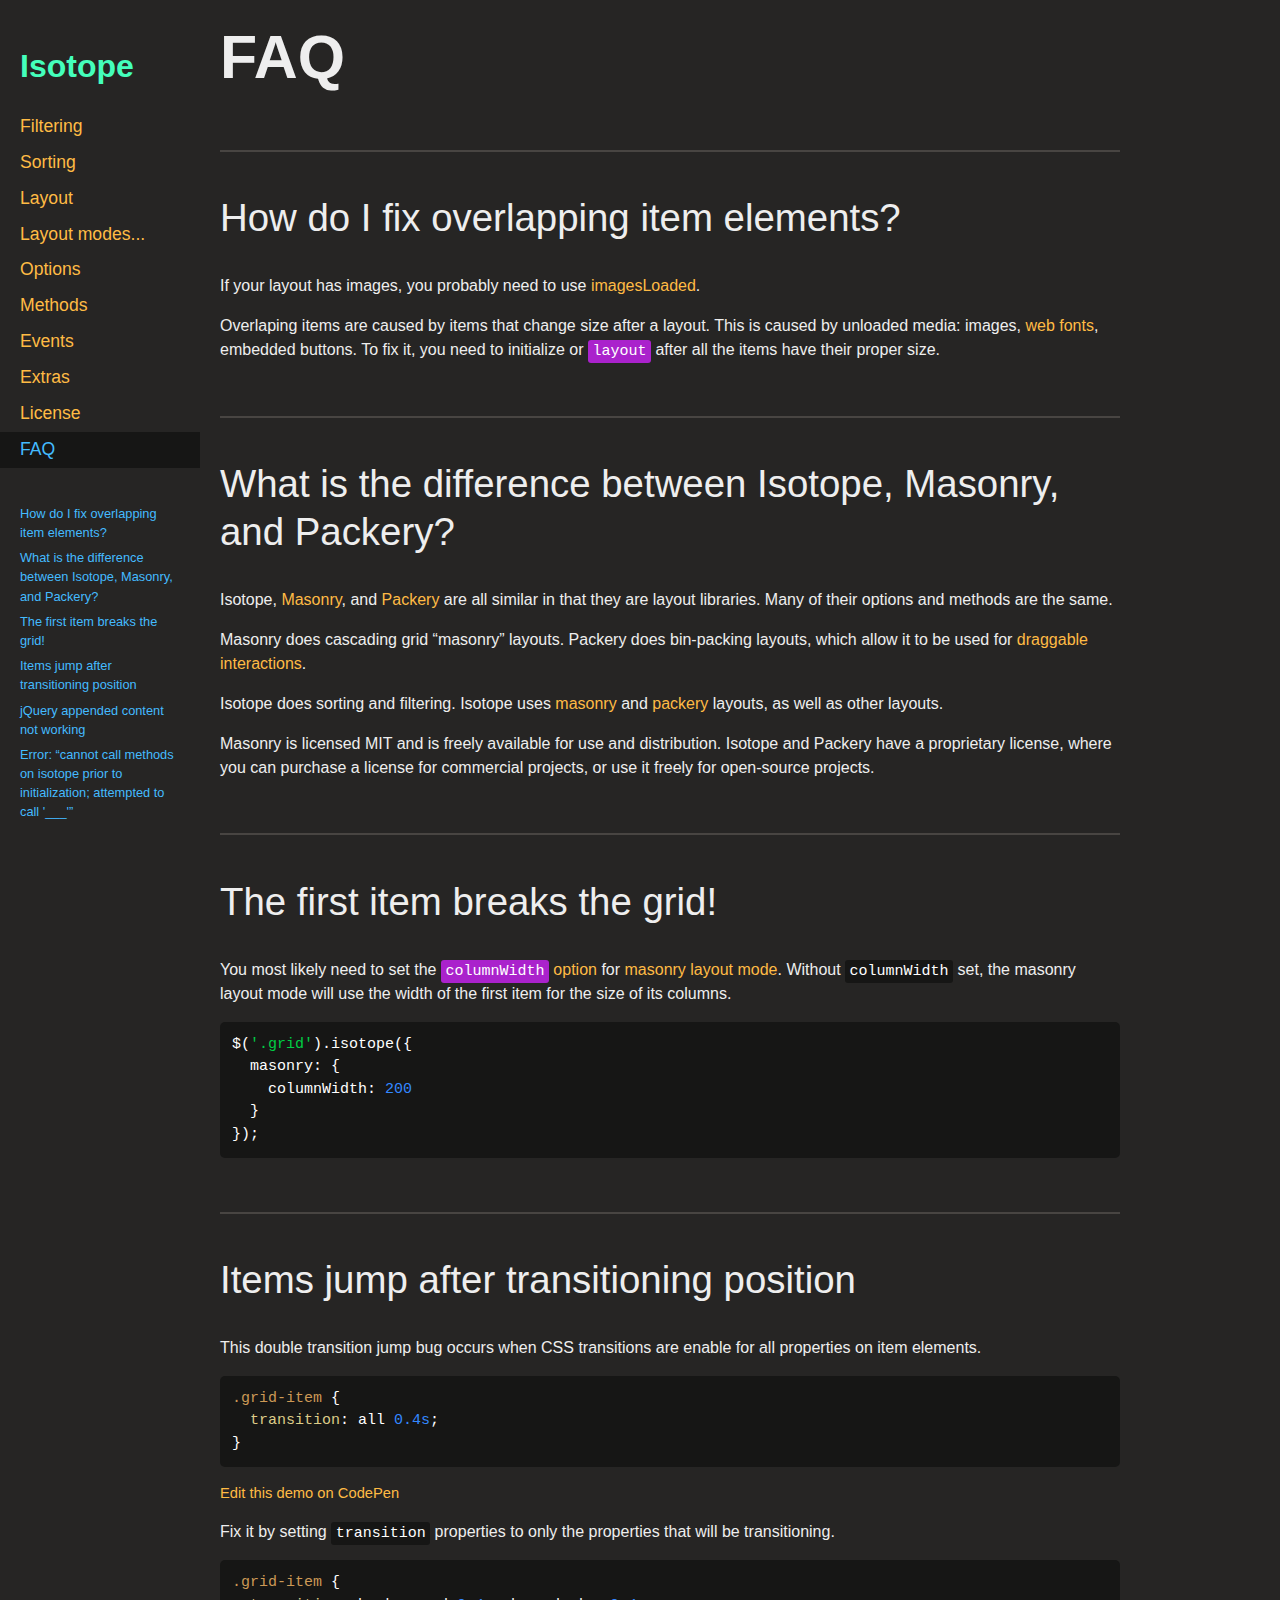
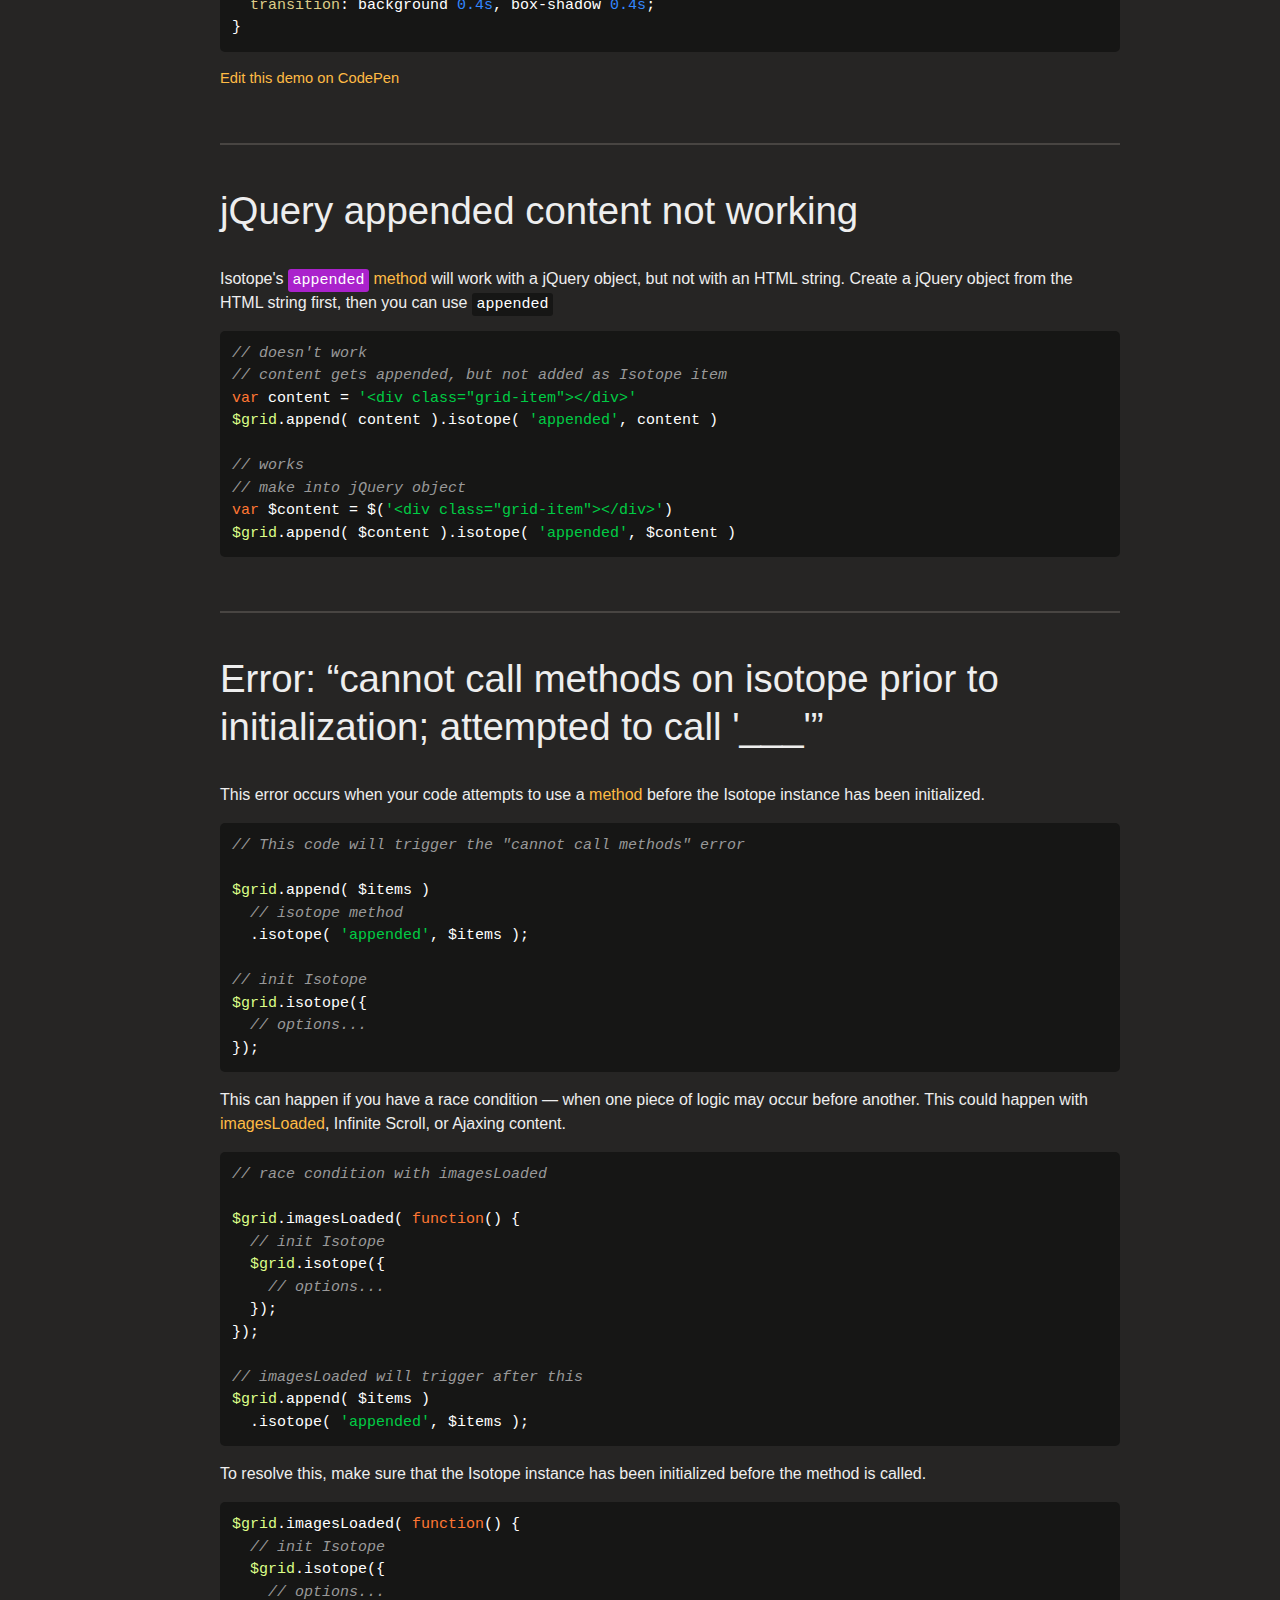
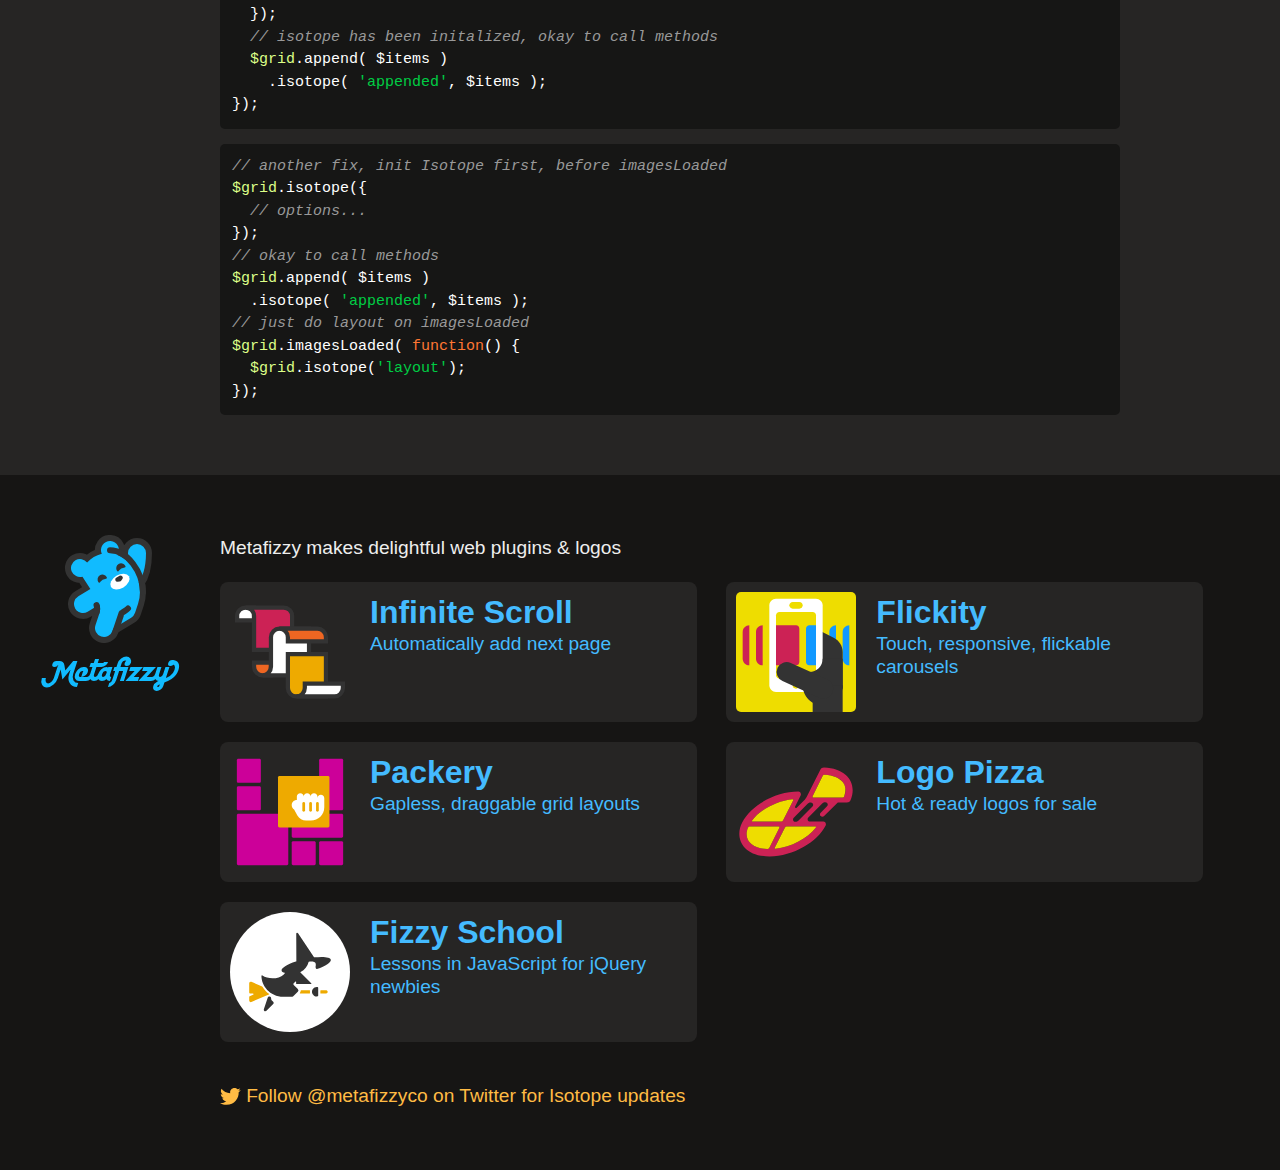
<file: image/isotope-docs/faq.html>
<!doctype html>
<html class="export" lang="en">
<head>
  <meta charset="utf-8">
  <meta name="viewport" content="width=device-width">
  <meta name="description" content="Filter &amp; sort magical layouts">

  <title>Isotope &#xB7; FAQ</title>

    <!-- Isotope does not require any CSS files -->
    <link rel="stylesheet" href="css/isotope-docs.css?6" media="screen">

  <meta name="twitter:card" content="summary">
  <meta name="twitter:site" content="@metafizzyco">
  <meta name="twitter:url" content="https://isotope.metafizzy.co/faq.html">
  <meta name="twitter:title" content="Isotope FAQ">
  <meta name="twitter:description" content="Filter &amp; sort magical layouts">

</head>
<body class="page--faq">


  <div class="nav">
    <h1 class="nav__title"><a href=".">Isotope</a></h1>
  
    <ol class="site-nav">
      <li class="site-nav__item site-nav__item--filtering">
        <a class="site-nav__item__link" href="filtering.html">Filtering</a></li>
      <li class="site-nav__item site-nav__item--sorting">
        <a class="site-nav__item__link" href="sorting.html">Sorting</a></li>
      <li class="site-nav__item site-nav__item--layout ">
        <a class="site-nav__item__link" href="layout.html">Layout</a>
      </li>
      <li class="site-nav__item site-nav__item--layout-modes sub-nav-parent">
        <a class="site-nav__item__link" href="layout-modes.html">Layout modes</a>
        <ul class="sub-nav">
            <li class="sub-nav__item sub-nav__item--masonry">
              <a class="sub-nav__item__link" href="layout-modes/masonry.html">masonry</a></li>
            <li class="sub-nav__item sub-nav__item--fitrows">
              <a class="sub-nav__item__link" href="layout-modes/fitrows.html">fitRows</a></li>
            <li class="sub-nav__item sub-nav__item--vertical">
              <a class="sub-nav__item__link" href="layout-modes/vertical.html">vertical</a></li>
            <li class="sub-nav__item sub-nav__item--packery">
              <a class="sub-nav__item__link" href="layout-modes/packery.html">packery</a></li>
            <li class="sub-nav__item sub-nav__item--cellsbyrow">
              <a class="sub-nav__item__link" href="layout-modes/cellsbyrow.html">cellsByRow</a></li>
            <li class="sub-nav__item sub-nav__item--masonryhorizontal">
              <a class="sub-nav__item__link" href="layout-modes/masonryhorizontal.html">masonryHorizontal</a></li>
            <li class="sub-nav__item sub-nav__item--fitcolumns">
              <a class="sub-nav__item__link" href="layout-modes/fitcolumns.html">fitColumns</a></li>
            <li class="sub-nav__item sub-nav__item--cellsbycolumn">
              <a class="sub-nav__item__link" href="layout-modes/cellsbycolumn.html">cellsByColumn</a></li>
            <li class="sub-nav__item sub-nav__item--horiz">
              <a class="sub-nav__item__link" href="layout-modes/horiz.html">horiz</a></li>
        </ul>
      </li>
      <li class="site-nav__item site-nav__item--options">
        <a class="site-nav__item__link" href="options.html">Options</a></li>
      <li class="site-nav__item site-nav__item--methods">
        <a class="site-nav__item__link" href="methods.html">Methods</a></li>
      <li class="site-nav__item site-nav__item--events">
        <a class="site-nav__item__link" href="events.html">Events</a></li>
      <li class="site-nav__item site-nav__item--extras">
        <a class="site-nav__item__link" href="extras.html">Extras</a></li>
      <li class="site-nav__item site-nav__item--license">
        <a class="site-nav__item__link" href="license.html">License</a></li>
      <li class="site-nav__item site-nav__item--faq">
        <a class="site-nav__item__link" href="faq.html">FAQ</a></li>
    </ol>
  
    <ul class="page-nav" data-js="page-nav">
<li class="page-nav__item page-nav__item--h2"><a href="#how-do-i-fix-overlapping-item-elements">How do I fix overlapping item elements?</a></li>
<li class="page-nav__item page-nav__item--h2"><a href="#what-is-the-difference-between-isotope-masonry-and-packery">What is the difference between Isotope, Masonry, and Packery?</a></li>
<li class="page-nav__item page-nav__item--h2"><a href="#the-first-item-breaks-the-grid">The first item breaks the grid!</a></li>
<li class="page-nav__item page-nav__item--h2"><a href="#items-jump-after-transitioning-position">Items jump after transitioning position</a></li>
<li class="page-nav__item page-nav__item--h2"><a href="#jquery-appended-content-not-working">jQuery appended content not working</a></li>
<li class="page-nav__item page-nav__item--h2"><a href="#error-cannot-call-methods-on-isotope-prior-to-initialization-attempted-to-call-___">Error: &#x201C;cannot call methods on isotope prior to initialization; attempted to call &apos;___&apos;&#x201D;</a></li>
</ul>
  </div>


  <div id="content" class="main">
    <div class="container">
        <h1>FAQ</h1>



  <h2 id="how-do-i-fix-overlapping-item-elements">How do I fix overlapping item elements?</h2>

  <p>If your layout has images, you probably need to use <a href="layout.html#imagesloaded">imagesLoaded</a>.</p>

  <p>Overlaping items are caused by items that change size after a layout. This is caused by unloaded media: images, <a href="extras.html#web-fonts">web fonts</a>, embedded buttons. To fix it, you need to initialize or <a href="methods.html#layout"><code>layout</code></a> after all the items have their proper size.</p>


  <h2 id="what-is-the-difference-between-isotope-masonry-and-packery">What is the difference between Isotope, Masonry, and Packery?</h2>

  <p>Isotope, <a href="https://masonry.desandro.com">Masonry</a>, and <a href="https://packery.metafizzy.co">Packery</a> are all similar in that they are layout libraries. Many of their options and methods are the same.</p>

  <p>Masonry does cascading grid &#x201C;masonry&#x201D; layouts. Packery does bin-packing layouts, which allow it to be used for <a href="https://packery.metafizzy.co/draggable.html">draggable interactions</a>.</p>

  <p>Isotope does sorting and filtering. Isotope uses <a href="layout-modes/masonry.html">masonry</a> and <a href="layout-modes/packery.html">packery</a> layouts, as well as other layouts. </p>

  <p>Masonry is licensed MIT and is freely available for use and distribution. Isotope and Packery have a proprietary license, where you can purchase a license for commercial projects, or use it freely for open-source projects.</p>


<h2 id="the-first-item-breaks-the-grid">The first item breaks the grid!</h2>

<p>You most likely need to set the <a href="layout-modes/masonry.html#columnwidth"><code>columnWidth</code> option</a> for <a href="layout-modes/masonry.html">masonry layout mode</a>. Without <code>columnWidth</code> set, the masonry layout mode will use the width of the first item for the size of its columns.</p>

<pre><code class="js">$(<span class="string">&apos;.grid&apos;</span>).isotope({
  <span class="attr">masonry</span>: {
    <span class="attr">columnWidth</span>: <span class="number">200</span>
  }
});
</code></pre>


<h2 id="items-jump-after-transitioning-position">Items jump after transitioning position</h2>

<p>This double transition jump bug occurs when CSS transitions are enable for all properties on item elements.</p>

<pre><code class="css"><span class="selector-class">.grid-item</span> {
  <span class="attribute">transition</span>: all <span class="number">0.4s</span>;
}
</code></pre>

<p class="edit-demo">
    <a href="https://codepen.io/desandro/pen/NxoRxp">Edit this demo on CodePen</a>
</p>

<p>Fix it by setting <code>transition</code> properties to only the properties that will be transitioning.</p>

<pre><code class="css"><span class="selector-class">.grid-item</span> {
  <span class="attribute">transition</span>: background <span class="number">0.4s</span>, box-shadow <span class="number">0.4s</span>;
}
</code></pre>

<p class="edit-demo">
    <a href="https://codepen.io/desandro/pen/qbgaRG">Edit this demo on CodePen</a>
</p>


<h2 id="jquery-appended-content-not-working">jQuery appended content not working</h2>

<p>Isotope&apos;s <a href="methods.html#appended"><code>appended</code> method</a> will work with a jQuery object, but not with an HTML string. Create a jQuery object from the HTML string first, then you can use <code>appended</code></p>

<pre><code class="js"><span class="comment">// doesn&apos;t work</span>
<span class="comment">// content gets appended, but not added as Isotope item</span>
<span class="keyword">var</span> content = <span class="string">&apos;&lt;div class=&quot;grid-item&quot;&gt;&lt;/div&gt;&apos;</span>
<span class="jquery_var">$grid</span>.append( content ).isotope( <span class="string">&apos;appended&apos;</span>, content )

<span class="comment">// works</span>
<span class="comment">// make into jQuery object</span>
<span class="keyword">var</span> $content = $(<span class="string">&apos;&lt;div class=&quot;grid-item&quot;&gt;&lt;/div&gt;&apos;</span>)
<span class="jquery_var">$grid</span>.append( $content ).isotope( <span class="string">&apos;appended&apos;</span>, $content )
</code></pre>


<h2 id="error-cannot-call-methods-on-isotope-prior-to-initialization-attempted-to-call-___">Error: &#x201C;cannot call methods on isotope prior to initialization; attempted to call &apos;___&apos;&#x201D;</h2>

<p>This error occurs when your code attempts to use a <a href="methods.html">method</a> before the Isotope instance has been initialized.</p>

<pre><code class="js"><span class="comment">// This code will trigger the &quot;cannot call methods&quot; error</span>

<span class="jquery_var">$grid</span>.append( $items )
  <span class="comment">// isotope method</span>
  .isotope( <span class="string">&apos;appended&apos;</span>, $items );

<span class="comment">// init Isotope</span>
<span class="jquery_var">$grid</span>.isotope({
  <span class="comment">// options...</span>
});
</code></pre>

<p>This can happen if you have a race condition &#x2014; when one piece of logic may occur before another. This could happen with <a href="layout.html#imagesloaded">imagesLoaded</a>, Infinite Scroll, or Ajaxing content.</p>

<pre><code class="js"><span class="comment">// race condition with imagesLoaded</span>

<span class="jquery_var">$grid</span>.imagesLoaded( <span class="function"><span class="keyword">function</span>(<span class="params"></span>) </span>{
  <span class="comment">// init Isotope</span>
  <span class="jquery_var">$grid</span>.isotope({
    <span class="comment">// options...</span>
  });
});

<span class="comment">// imagesLoaded will trigger after this</span>
<span class="jquery_var">$grid</span>.append( $items )
  .isotope( <span class="string">&apos;appended&apos;</span>, $items );
</code></pre>

<p>To resolve this, make sure that the Isotope instance has been initialized before the method is called.</p>

<pre><code class="js"><span class="jquery_var">$grid</span>.imagesLoaded( <span class="function"><span class="keyword">function</span>(<span class="params"></span>) </span>{
  <span class="comment">// init Isotope</span>
  <span class="jquery_var">$grid</span>.isotope({
    <span class="comment">// options...</span>
  });
  <span class="comment">// isotope has been initalized, okay to call methods</span>
  <span class="jquery_var">$grid</span>.append( $items )
    .isotope( <span class="string">&apos;appended&apos;</span>, $items );
});
</code></pre>

<pre><code class="js"><span class="comment">// another fix, init Isotope first, before imagesLoaded</span>
<span class="jquery_var">$grid</span>.isotope({
  <span class="comment">// options...</span>
});
<span class="comment">// okay to call methods</span>
<span class="jquery_var">$grid</span>.append( $items )
  .isotope( <span class="string">&apos;appended&apos;</span>, $items );
<span class="comment">// just do layout on imagesLoaded</span>
<span class="jquery_var">$grid</span>.imagesLoaded( <span class="function"><span class="keyword">function</span>(<span class="params"></span>) </span>{
  <span class="jquery_var">$grid</span>.isotope(<span class="string">&apos;layout&apos;</span>);
});
</code></pre>

    </div>
  </div>

  <footer class="site-footer">
  
    <div class="container">
  
      <p class="site-footer__copy">Metafizzy makes delightful web plugins &amp; logos</p>
  
      <div class="showcase">
      
        <ul class="showcase-item-list">
      
            <li class="showcase-item">
              <a class="showcase-item__link" href="https://infinite-scroll.com">
                <div class="showcase-item__image">
                    <svg class="infinite-scroll-illo" xmlns="http://www.w3.org/2000/svg" viewbox="0 0 520 520" width="200" height="200">
                      <path class="infinite-scroll-illo__page infinite-scroll-illo__page--back" d="M90,110H10V90c0-22,18-40,40-40h40V110z"/>
                      <path class="infinite-scroll-illo__page infinite-scroll-illo__page--front1" d="M270,90L270,90c0-22-18-40-40-40h0H50h0c22,0,40,18,40,40v0v0v160h180V90z"/>
                      <path class="infinite-scroll-illo__page infinite-scroll-illo__page--front2" d="M170,330v-20H90v20v0c0,22,18,40,40,40h0h40V330z"/>
                      <path class="infinite-scroll-illo__page infinite-scroll-illo__page--back" d="M350,150H210c-22,0-40,18-40,40v140v0c0,22-18,40-40,40h0h220V150z"/>
                      <path class="infinite-scroll-illo__page infinite-scroll-illo__page--front3" d="M430,470V270H250v160c0,22,18,40,40,40H430z"/>
                      <path class="infinite-scroll-illo__page infinite-scroll-illo__page--front2" d="M250,190v20h180v-20c0-22-18-40-40-40H210h0C232,150,250,168,250,190L250,190z"/>
                      <path class="infinite-scroll-illo__page infinite-scroll-illo__page--back" d="M330,410v20v0c0,22-18,40-40,40h0h180c22,0,40-18,40-40v-20H330z"/>
                    </svg>
                </div>
                <div class="showcase-item__text">
                  <h3 class="showcase-item__title">Infinite Scroll</h3>
                  <p class="showcase-item__description">Automatically add next page</p>
                </div>
              </a>
            </li>
      
            <li class="showcase-item">
              <a class="showcase-item__link" href="https://flickity.metafizzy.co">
                <div class="showcase-item__image">
                    <svg class="flickity-illo" xmlns="http://www.w3.org/2000/svg" viewbox="0 0 360 360" width="100" height="100">
                      <path class="flickity-illo__color1" fill="#19F" d="M300 220L300 220c-11 0-20-9-20-20v-80c0-11 9-20 20-20h0V220z"/>
                      <path class="flickity-illo__color1" fill="#19F" d="M340 220L340 220c-11 0-20-9-20-20v-80c0-11 9-20 20-20h0V220z"/>
                      <path class="flickity-illo__color2" fill="#333" d="M320 290V180c0-18-10-35-27-43L240 110v180H320z"/>
                      <path class="flickity-illo__color3" fill="white" d="M240 300H120c-11 0-20-9-20-20V40c0-11 9-20 20-20h120c11 0 20 9 20 20v240C260 291 251 300 240 300z"/>
                      <path class="flickity-illo__color4" fill="#ED0" d="M230 260H130c-6 0-10-5-10-10V70c0-6 5-10 10-10h100c6 0 10 5 10 10v180 C240 256 236 260 230 260z"/>
                      <path class="flickity-illo__color2" fill="#333" d="M260 200h60v81c0 32-26 59-59 59h0c-34 0-61-27-61-61V240h20 C242 240 260 222 260 200L260 200z"/>
                      <path class="flickity-illo__color5" fill="#C25" d="M180 220h-60V100h60c6 0 10 5 10 10v100C190 216 186 220 180 220z"/>
                      <path class="flickity-illo__color1" fill="#19F" d="M240 220h-20c-6 0-10-5-10-10V110c0-6 5-10 10-10h20V220z"/>
                      <rect class="flickity-illo__color2" fill="#333" x="230" y="280" width="90" height="80"/>
                      <circle class="flickity-illo__color4" fill="#ED0" cx="180" cy="280" r="10"/>
                      <line class="flickity-illo__thumb" stroke="#333" stroke-width="60" stroke-linecap="round" x1="262" y1="290" x2="152" y2="240"/>
                      <path class="flickity-illo__color4" fill="#ED0" d="M190 50h-20c-6 0-10-5-10-10v0c0-6 5-10 10-10h20c6 0 10 5 10 10v0C200 46 196 50 190 50z"/>
                      <path class="flickity-illo__color5" fill="#C25" d="M80 220L80 220c-11 0-20-9-20-20v-80c0-11 9-20 20-20h0V220z"/>
                      <path class="flickity-illo__color5" fill="#C25" d="M40 220L40 220c-11 0-20-9-20-20v-80c0-11 9-20 20-20h0V220z"/>
                    </svg>
                </div>
                <div class="showcase-item__text">
                  <h3 class="showcase-item__title">Flickity</h3>
                  <p class="showcase-item__description">Touch, responsive, flickable carousels</p>
                </div>
              </a>
            </li>
      
            <li class="showcase-item">
              <a class="showcase-item__link" href="https://packery.metafizzy.co">
                <div class="showcase-item__image">
                    <svg class="packery-illo" xmlns="http://www.w3.org/2000/svg" viewbox="0 0 700 700" width="100" height="100">
                      <path class="packery-illo__item" fill="#C09" d="M172 180H48c-4 0-8-4-8-8V48c0-4 4-8 8-8h124c4 0 8 4 8 8v124C180 176 176 180 172 180z"/>
                      <path class="packery-illo__item" fill="#C09" d="M172 340H48c-4 0-8-4-8-8V208c0-4 4-8 8-8h124c4 0 8 4 8 8v124C180 336 176 340 172 340z"/>
                      <path class="packery-illo__item" fill="#C09" d="M492 660H368c-4 0-8-4-8-8V528c0-4 4-8 8-8h124c4 0 8 4 8 8v124C500 656 496 660 492 660z"/>
                      <path class="packery-illo__item" fill="#C09" d="M652 660H528c-4 0-8-4-8-8V528c0-4 4-8 8-8h124c4 0 8 4 8 8v124C660 656 656 660 652 660z"/>
                      <path class="packery-illo__item" fill="#C09" d="M652 500H368c-4 0-8-4-8-8V368c0-4 4-8 8-8h284c4 0 8 4 8 8v124C660 496 656 500 652 500z"/>
                      <path class="packery-illo__item" fill="#C09" d="M332 660H48c-4 0-8-4-8-8V368c0-4 4-8 8-8h284c4 0 8 4 8 8v284C340 656 336 660 332 660z"/>
                      <path class="packery-illo__item" fill="#C09" d="M652 340H528c-4 0-8-4-8-8V48c0-4 4-8 8-8h124c4 0 8 4 8 8v284C660 336 656 340 652 340z"/>
                      <path class="packery-illo__draggie" fill="#EA0" d="M572 440H288c-4 0-8-4-8-8V148c0-4 4-8 8-8h284c4 0 8 4 8 8v284C580 436 576 440 572 440z"/>
                      <g>
                        <path class="packery-illo__hand" fill="white" d="M530 250c-11 0-20 9-20 20v-10c0-11-9-20-20-20s-20 9-20 20c0-11-9-20-20-20s-20 9-20 20c0-11-9-20-20-20
                          s-20 9-20 20v20c-17 0-30 13-30 30c0 11 6 20 14 25l19 35c10 18 30 30 51 30h28
                          c43 0 78-35 78-78V270C550 259 541 250 530 250z"/>
                        <line class="packery-illo__hand-line" stroke="#EA0" fill="none" stroke-width="16" stroke-linecap="round" x1="430" y1="300" x2="430" y2="340"/>
                        <line class="packery-illo__hand-line" stroke="#EA0" fill="none" stroke-width="16" stroke-linecap="round" x1="470" y1="300" x2="470" y2="340"/>
                        <line class="packery-illo__hand-line" stroke="#EA0" fill="none" stroke-width="16" stroke-linecap="round" x1="510" y1="300" x2="510" y2="340"/>
                      </g>
                    </svg>
                </div>
                <div class="showcase-item__text">
                  <h3 class="showcase-item__title">Packery</h3>
                  <p class="showcase-item__description">Gapless, draggable grid layouts</p>
                </div>
              </a>
            </li>
      
            <li class="showcase-item">
              <a class="showcase-item__link" href="http://logo.pizza">
                <div class="showcase-item__image">
                    <svg class="logo-pizza-illo" xmlns="http://www.w3.org/2000/svg" viewbox="0 0 700 700" width="100" height="100">
                      <path class="logo-pizza-illo__outline" fill="#C25" d="M513 91c-9-0-17 5-21 12l-80 160c-3 5-6 10-11 15l-47 47
                        c-5 5-12-1-9-7l32-64c5-11-2-23-14-23h-0c-121 0-268 70-327 180
                        C-9 497 35 609 196 609c138 0 279-85 327-180v0c5-11-2-23-14-23h-77c-13 0-19-15-10-24
                        l81-81c5-5 11-8 18-8l0 0c13 0 19 15 10 24L494 354c-6 6-6 14 0 20c3 3 6 4 10 4
                        c4 0 7-1 10-4l80-80h53c9 0 17-5 21-13C707 190 656 97 513 91z M334 281l-59 117
                        c-2 5-7 8-13 8H97c-4 0-6-4-3-7c49-64 143-114 236-124C333 275 335 278 334 281z
                         M70 441c2-4 6-7 10-7h168c4 0 7 4 5 8l-59 118c-2 4-6 6-11 6
                        C106 565 38 521 70 441z M466 441c-49 64-143 114-236 124c-3 0-6-3-4-6l59-117
                        c2-5 7-8 13-8h166C466 434 468 438 466 441z M446 318l-81 81c-5 5-11 8-18 8l0 0
                        c-13 0-19-15-10-24l81-81c5-5 11-8 18-8l0 0C449 294 455 309 446 318z M447 258L506 139
                        c2-4 6-7 11-6c101 7 140 60 114 126c-2 4-6 7-10 7H452C448 266 445 262 447 258z"/>
                      <path class="logo-pizza-illo__slice" fill="#ED0" d="M334 281l-59 117c-2 5-7 8-13 8H97c-4 0-6-4-3-7
                        c49-64 143-114 236-124C333 275 335 278 334 281z"/>
                      <path class="logo-pizza-illo__slice" fill="#ED0" d="M70 441c2-4 6-7 10-7h168c4 0 7 4 5 8l-59 118c-2 4-6 6-11 6
                        C106 565 38 521 70 441z"/>
                      <path class="logo-pizza-illo__slice" fill="#ED0" d="M466 441c-49 64-143 114-236 124c-3 0-6-3-4-6l59-117
                        c2-5 7-8 13-8h166C466 434 468 438 466 441z"/>
                      <path class="logo-pizza-illo__slice" fill="#ED0" d="M447 258L506 139c2-4 6-7 11-6c101 7 140 60 114 126c-2 4-6 7-10 7H452
                        C448 266 445 262 447 258z"/>
                    </svg>
                </div>
                <div class="showcase-item__text">
                  <h3 class="showcase-item__title">Logo Pizza</h3>
                  <p class="showcase-item__description">Hot &amp; ready logos for sale</p>
                </div>
              </a>
            </li>
      
            <li class="showcase-item">
              <a class="showcase-item__link" href="http://fizzy.school">
                <div class="showcase-item__image">
                    <svg class="witchie-logo" xmlns="http://www.w3.org/2000/svg" viewbox="0 0 1000 1000" width="200" height="200">
                      <circle class="witchie-logo__moon" fill="white" cx="500" cy="500" r="500"/>
                      <path class="witchie-logo__broom" fill="#EA0" d="M582 675a35 35 0 0 0 8-20 3 3 0 0 1 3-2h71a3 3 0 0 1 3 3 59 59 0 0 0 0 20 3 3 0 0 1-3 3h-79A3 3 0 0 1 582 675Zm219 4a13 13 0 0 0 13-14c-1-7-7-12-14-12h-44a3 3 0 0 0-3 3v21a3 3 0 0 0 3 3ZM299 660a203 203 0 0 1-27-36 8 8 0 0 0-4-3L178 582a13 13 0 0 0-18 12v77a8 8 0 0 0 8 8h22a5 5 0 0 1 2 10L164 703a8 8 0 0 0-4 7v28a13 13 0 0 0 18 12l146-63a3 3 0 0 0 1-5A197 197 0 0 1 299 660Z"/>
                      <path class="witchie-logo__dress" fill="#333" d="M326 705h4a13 13 0 0 1 13 13v8a13 13 0 0 0 4 9l13 13a13 13 0 0 1 0 19l-56 56c-10 10-26-0-22-13L314 714A13 13 0 0 1 326 705Zm397-79c-27 0-47 26-37 54 3 7 11 16 17 19a42 42 0 0 0 19 5 38 38 0 0 0 7-1 8 8 0 0 0 6-8v-62a8 8 0 0 0-6-8 38 38 0 0 0-7-1M840 397c-3-15-33-23-77-23a521 521 0 0 0-59 4 5 5 0 0 1-5-2L567 177a8 8 0 0 0-7-4 8 8 0 0 0-8 8l1 227a5 5 0 0 1-4 5c-74 24-123 55-119 76 2 8 11 14 26 18a3 3 0 0 1 1 4l-11 11c-20 20-56 30-92 30-31 0-63-8-84-23a5 5 0 0 0-3-1 5 5 0 0 0-5 5c0 78 68 173 183 173h75a10 10 0 0 0 7-3l38-38a16 16 0 0 0 0-23l-34-34a10 10 0 0 1 0-14l15-15a3 3 0 0 1 5 2v15a5 5 0 0 0 5 5H674a4 4 0 0 0 3-7l-90-90a3 3 0 0 1 1-4c34-19 59-49 67-84a3 3 0 0 1 2-2c6-1 12-1 17-1 22 0 37 5 39 14 1 6 3 11 2 17-5 17 1 31 8 31a6 6 0 0 0 2-0C797 448 845 419 840 397Z"/>
                    </svg>
                </div>
                <div class="showcase-item__text">
                  <h3 class="showcase-item__title">Fizzy School</h3>
                  <p class="showcase-item__description">Lessons in JavaScript for jQuery newbies</p>
                </div>
              </a>
            </li>
      
        </ul> 
      
      </div>
  
      <p class="site-footer__copy">
        <a href="https://twitter.com/metafizzyco">
          <svg class="twitter-logo" xmlns="http://www.w3.org/2000/svg" viewbox="0 0 512 512" width="30" height="30">
            <path d="M512 97c-19 8-39 14-60 16 22-13 38-34 46-58-20 12-43 21-67 25-19-19-46-32-77-32-58 0-117 52-102 129-87-4-165-46-216-110-24 40-19 107 32 140-17 0-33-5-48-13v1c0 51 36 93 84 103-15 4-34 5-47 2 13 42 52 72 98 73-47 36-96 49-155 44 46 30 102 47 161 47 197 0 306-168 299-312 20-15 38-34 52-55z"/>
          </svg>
          Follow @metafizzyco on Twitter for Isotope updates
        </a>
      </p>
  
      <div class="mfzy-brand">
        <a class="mfzy-brand__link" href="https://metafizzy.co">
          <svg class="mfzy-logo" xmlns="http://www.w3.org/2000/svg" xmlns:xlink="http://www.w3.org/1999/xlink" viewbox="0 0 144 144" width="36" height="36">
            <title>Metafizzy logo</title>
            <defs>
              <path id="mfzy-logo__body" d="M 120 24 a 12 12 0 0 0-24 0 a 72 72 0 0 1 -1 11
                a 40 40 0 0 0 -13 -8.5 A 12 12 0 1 0 61.1 25.1 c -8 2 -14 6 -19.6 11.6 
                A 12 12 0 1 0 35.3 55.5 L 45.8 72.1 l -16 9.6 A 12 12 0 0 0 42.2 102.3
                L 58 92.8 a 20 20 0 0 1 -0.2 11.9 l -5.2 15.5 a 12 12 0 0 0 22.8 7.6
                l 1.1 -3.3 l 23.7 -14.2 a 12 12 0 0 0 5.2 -6.5 l 4 -12 A 50 50 0 0 0 111.9 76
                a 52 52 0 0 0 -1.6 -12.8 C 115 57 120 44 120 24Z"/>
              <path id="mfzy-logo__eye" d="M 0 6.5 a 6.5 6.5 0 0 1 13 0 c 0 3.5 -3 0.5 -6.5 0.5 s -6.5 3 -6.5 -0.5 Z"/>
              <clippath id="mfzy-logo__body-clip">
                <use xlink:href="#mfzy-logo__body"/>
              </clippath>
            </defs>
            <use class="mfzy-logo__body-outline" xlink:href="#mfzy-logo__body" fill="#333" stroke="#333" stroke-width="16"/>
            <use class="mfzy-logo__body-fill" xlink:href="#mfzy-logo__body"/>
            <g class="mfzy-logo__stripes" clip-path="url(#mfzy-logo__body-clip)">
              <rect fill="#E62" x="16" width="120" height="138"/>
              <path fill="#C25" d="M96 24L16 72V0h80v24z"/>
              <path fill="#EA0" d="M116 70L16 130v-26l95-57 5 23z"/>
              <path fill="#19F" d="M136 138H16v-8l120-72v80z"/>
            </g>
            <path class="mfzy-logo__cut-ins" stroke="#333" fill="none" stroke-linecap="round" stroke-linejoin="round" stroke-width="8" d="M 72 20.4 c 23 0 44 29 44 56
              M 54 103.4 a 16 16 0 0 0 0 -10
              M 96 98 c -2 2 -8 6 -8.5,6 l -8.4 25.1"/>
            <g transform="translate(53 57) rotate(-31)">
              <ellipse class="mfzy-logo__snout" cx="25" cy="21" rx="14" ry="9" fill="#FFF"/>
              <use class="mfzy-logo__feature" xlink:href="#mfzy-logo__eye" fill="#333"/>
              <use class="mfzy-logo__feature" xlink:href="#mfzy-logo__eye" fill="#333" transform="translate(29 0)"/>
              <path class="mfzy-logo__feature" d="M 28.6 14 a 3 3 0 0 1 1.3 5.6 l -2.6 1.2 a 3 3 0 0 1 -2.6 0
                l -2.6 -1.2 a 3 3 0 0 1 1.3 -5.6 Z" fill="#333"/>
            </g>
          </svg>
          <svg class="mfzy-wordmark" xmlns="http://www.w3.org/2000/svg" viewbox="0 0 280 80" fill="none" stroke="#333" width="140" height="40">
            <g transform="skewX(-18)">
              <path stroke-width="8" d="M38 20h6c4 0 7 2 9 6l9 18l12-24h2v22
              a20 22 0 0 0 20 22M48 22v28a12 15 0 0 1-24 0M98 44a6 6 0 0 0 0-12h-2
              a8 10 0 0 0 0 20h14a8 10 0 0 0 8-10M118 12v30a8 10 0 0 0 16 0M150 36
              q-4-4-8-4a8 10 0 1 0 8 10m0-14v14a8 10 0 0 0 8 10M184 20a9 9 0 0 0-18 0
              v34a8 10 0 0 1-8 10M158 32h24v24M190 32h18l-12 20h18M216 32h18l-12 20h18
              a8 10 0 0 0 8-10m0-14v14a8 10 0 0 0 16 0m0-14v38a6 6 0 0 1-12 0
              c0-12 32-8 32-32c0-10-6-16-15-16M108 24h24a6 6 0 0 0 6-6M102 38h-4"/>
              <g stroke-width="6">
                <circle cx="38" cy="22" r="3"/>
                <circle cx="182" cy="20" r="3"/>
                <circle cx="269" cy="20" r="3"/>
              </g>
            </g>
          </svg>
        </a>
      </div>
  
    </div>
  
  </footer>

<!-- Looking for isotope.js? Use isotope.pkgd.min.js -->
<!-- Isotope does NOT require jQuery. But it does make things easier -->
<script src="https://code.jquery.com/jquery-3.1.1.min.js"></script>
<script>window.jQuery || document.write('<script src="js/jquery.min.js"><\/script>')</script>

  <script src="js/isotope-docs.min.js?6"></script>


</body>
</html>
</file>
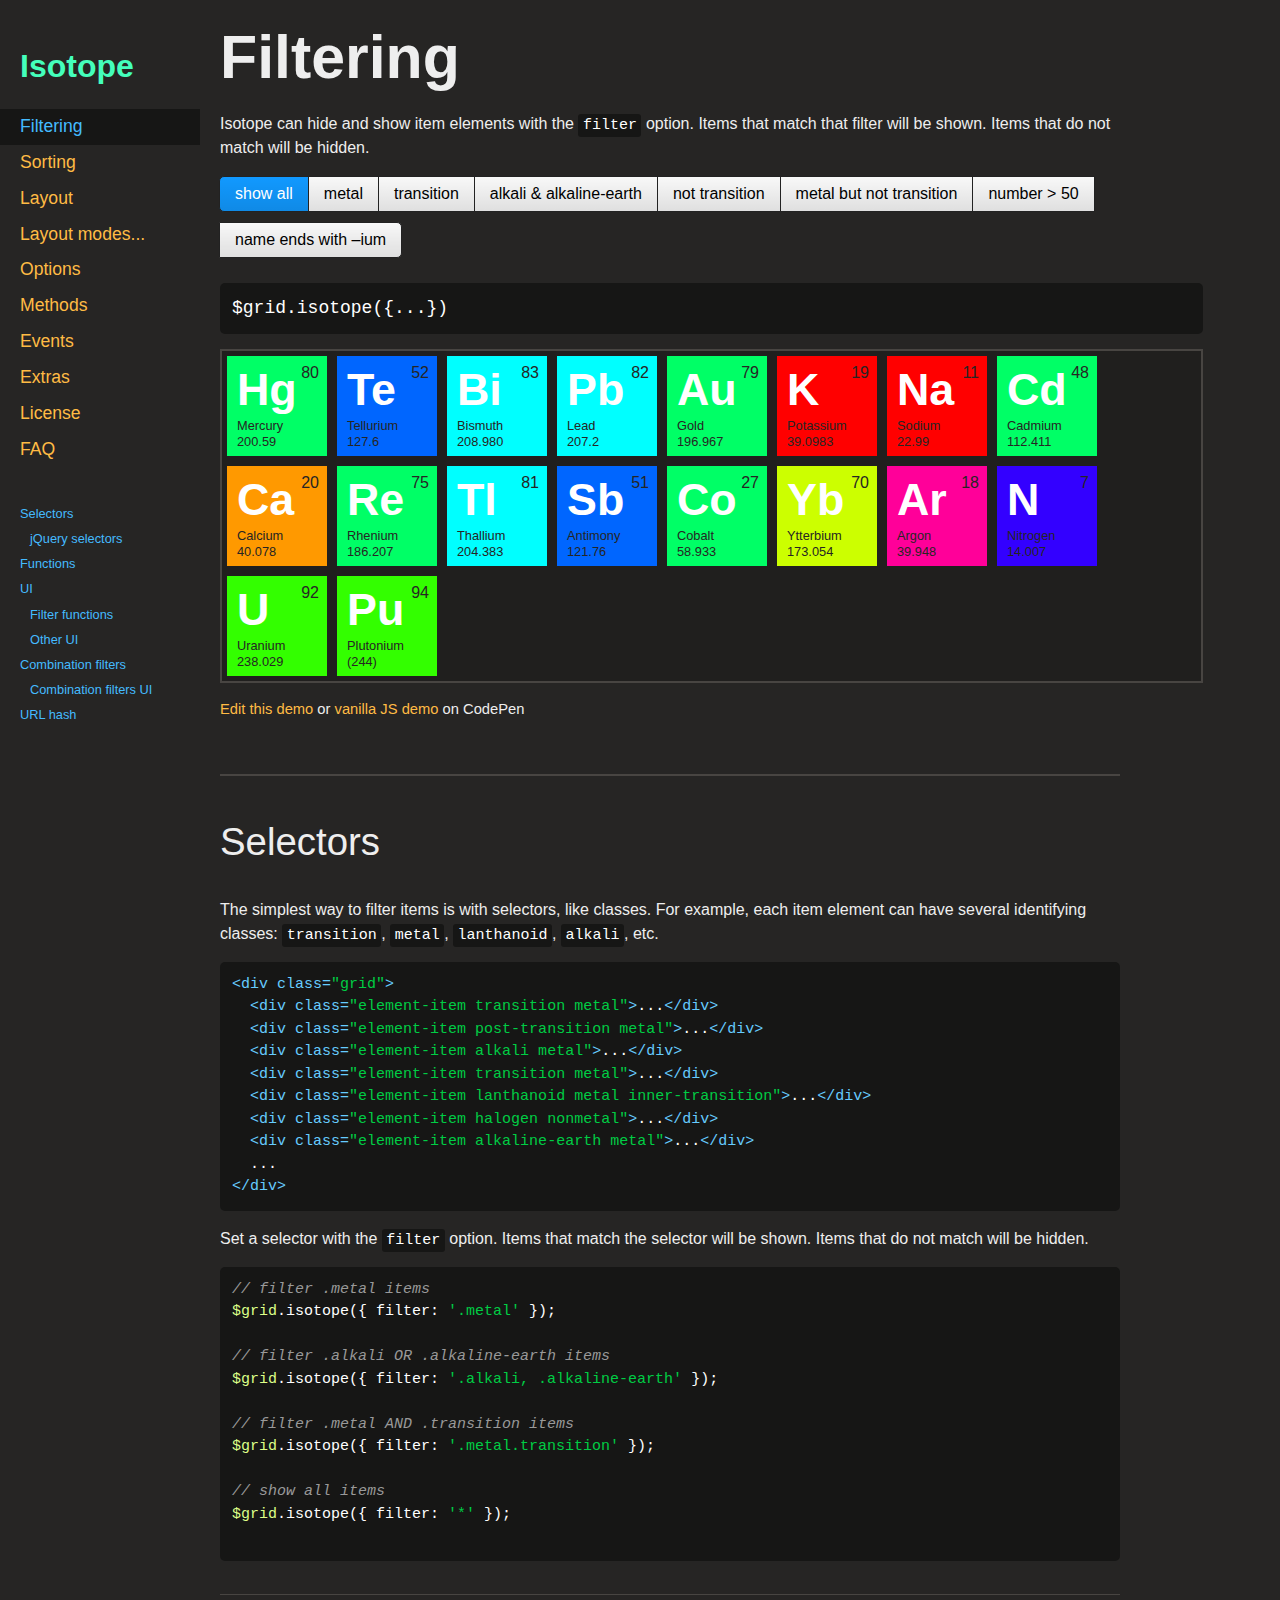
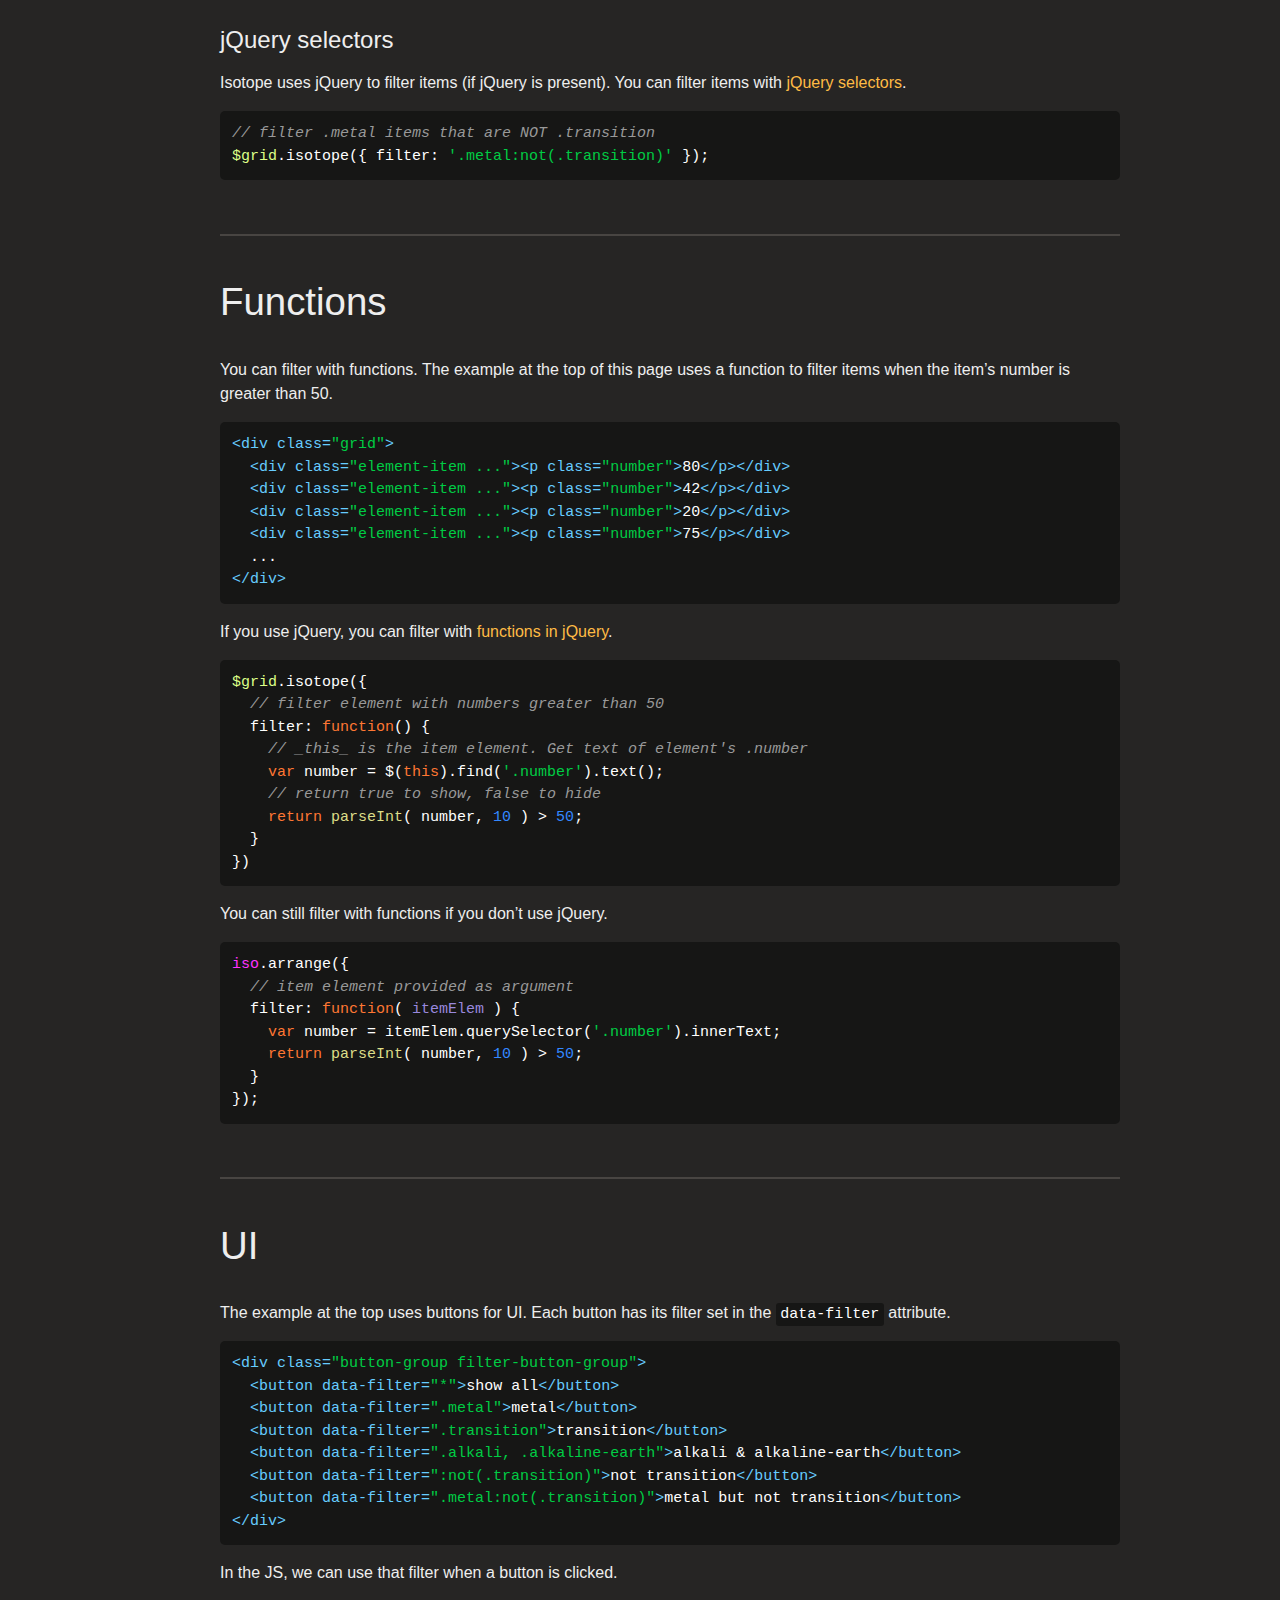
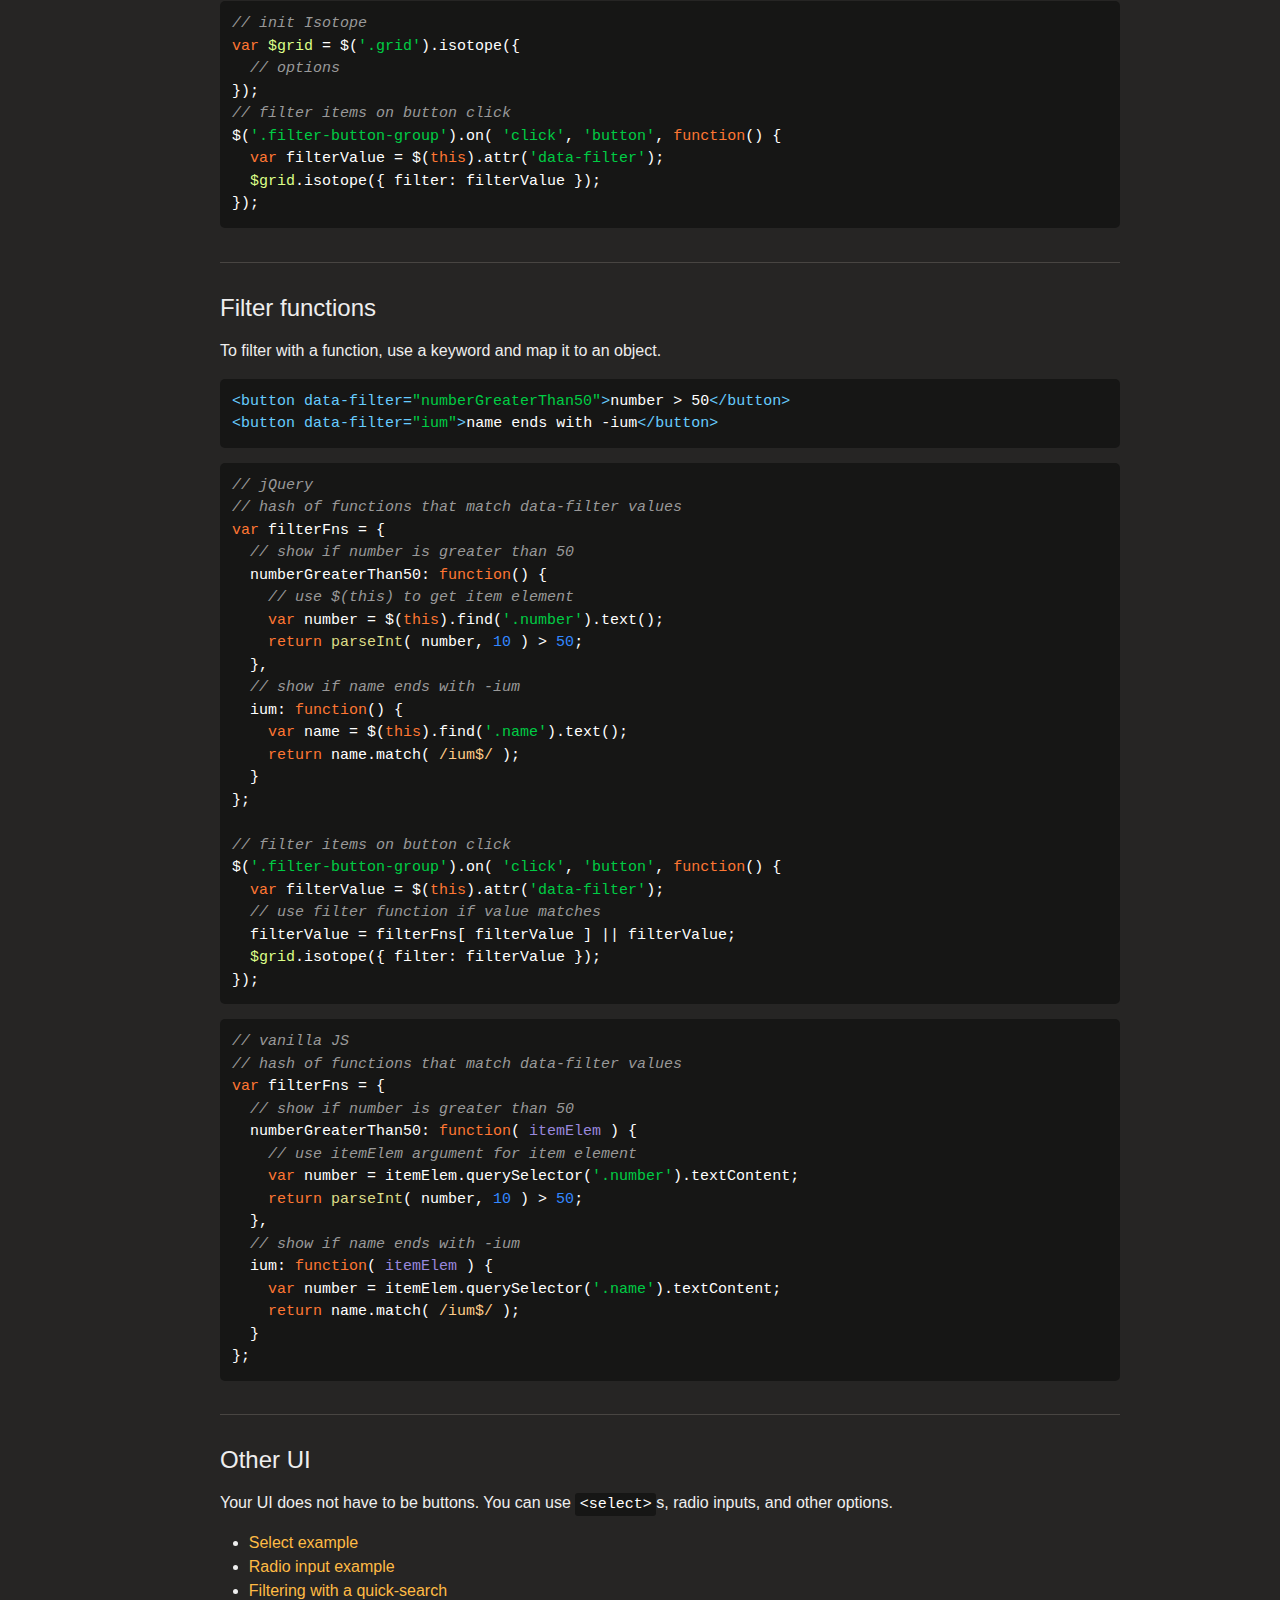
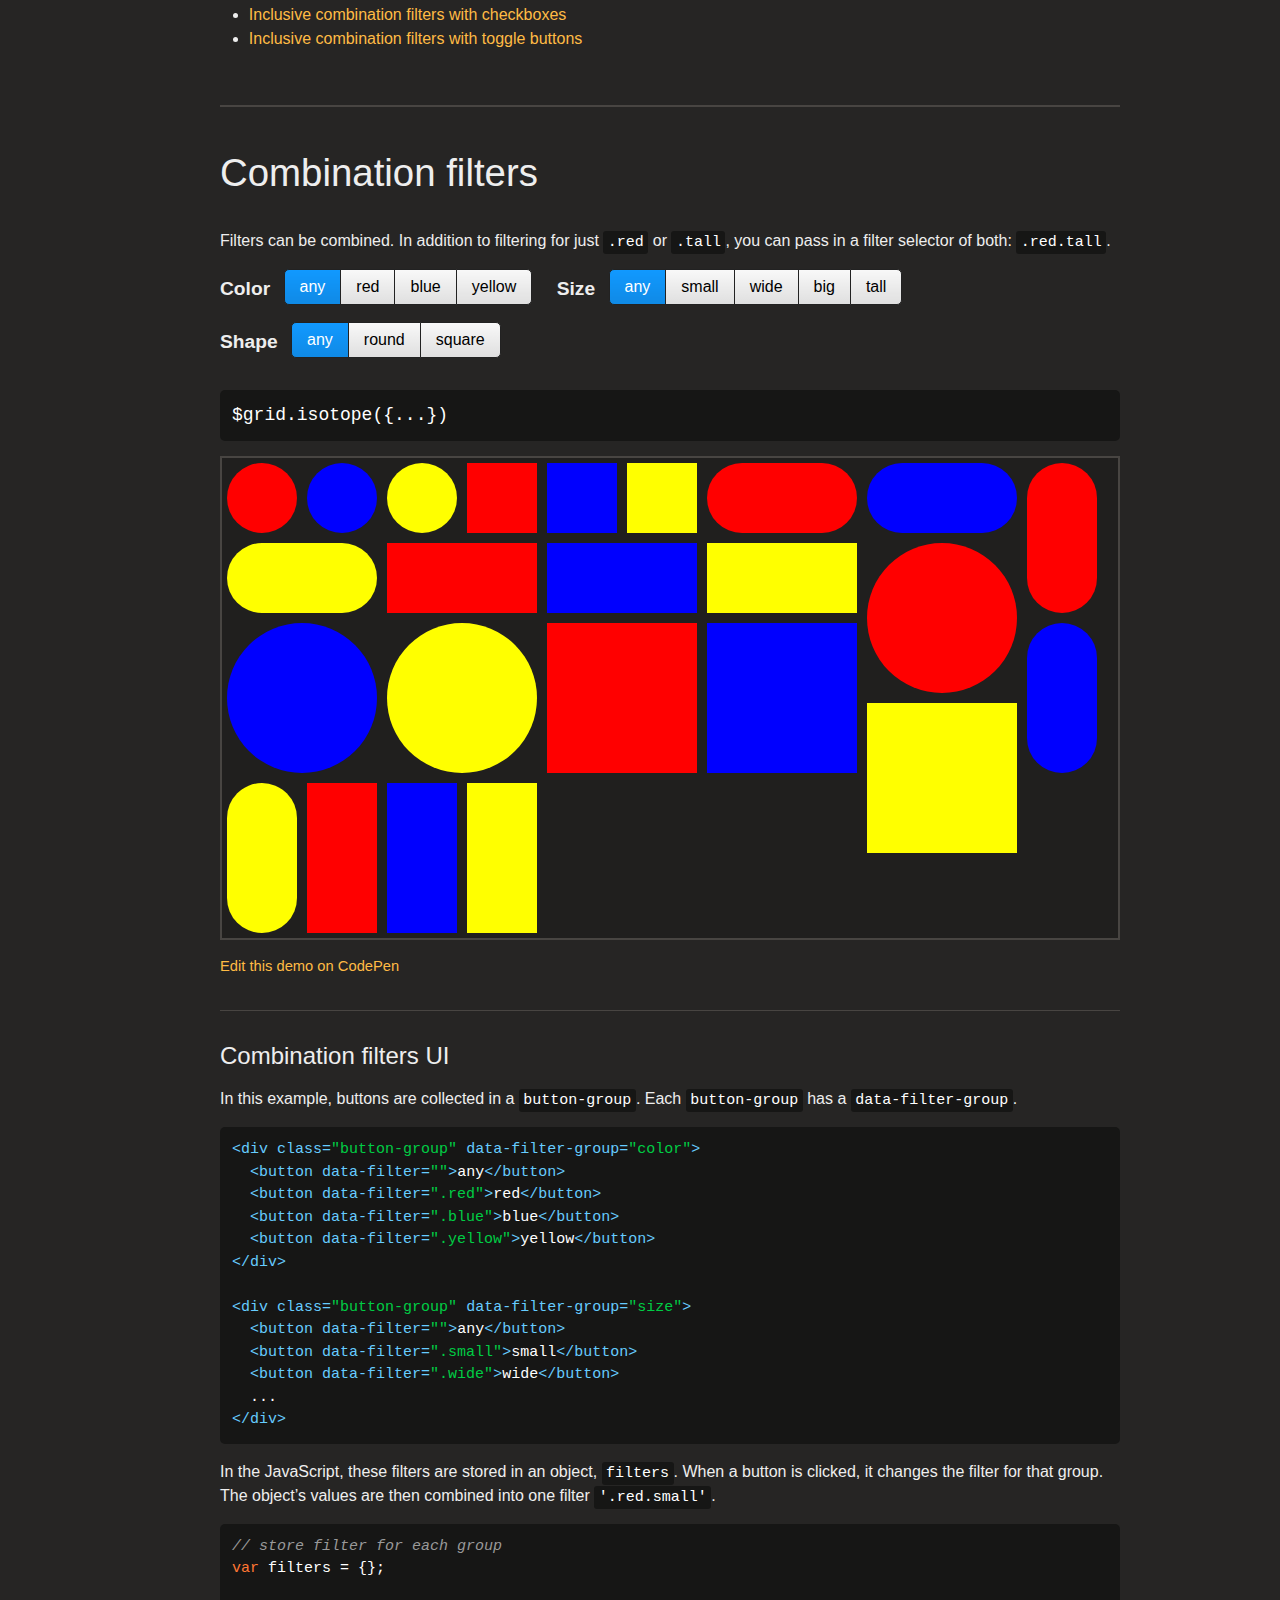
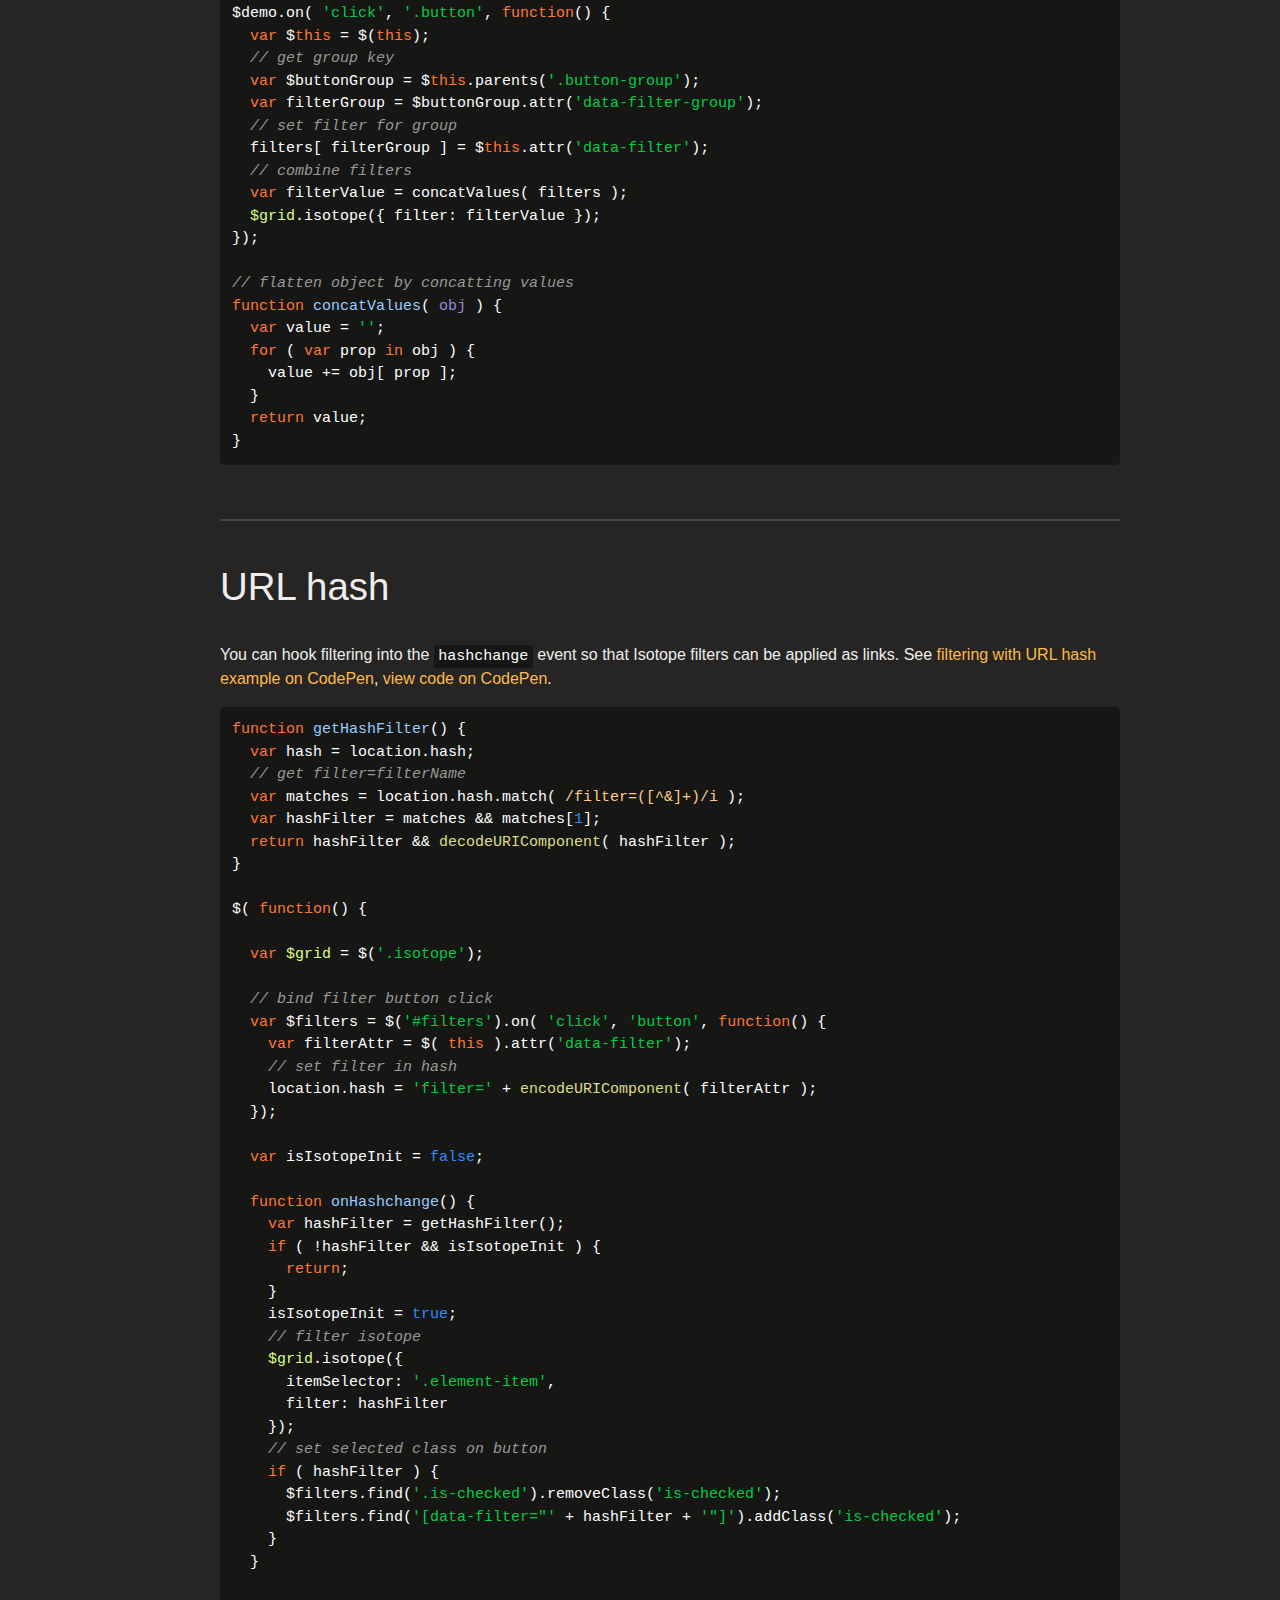
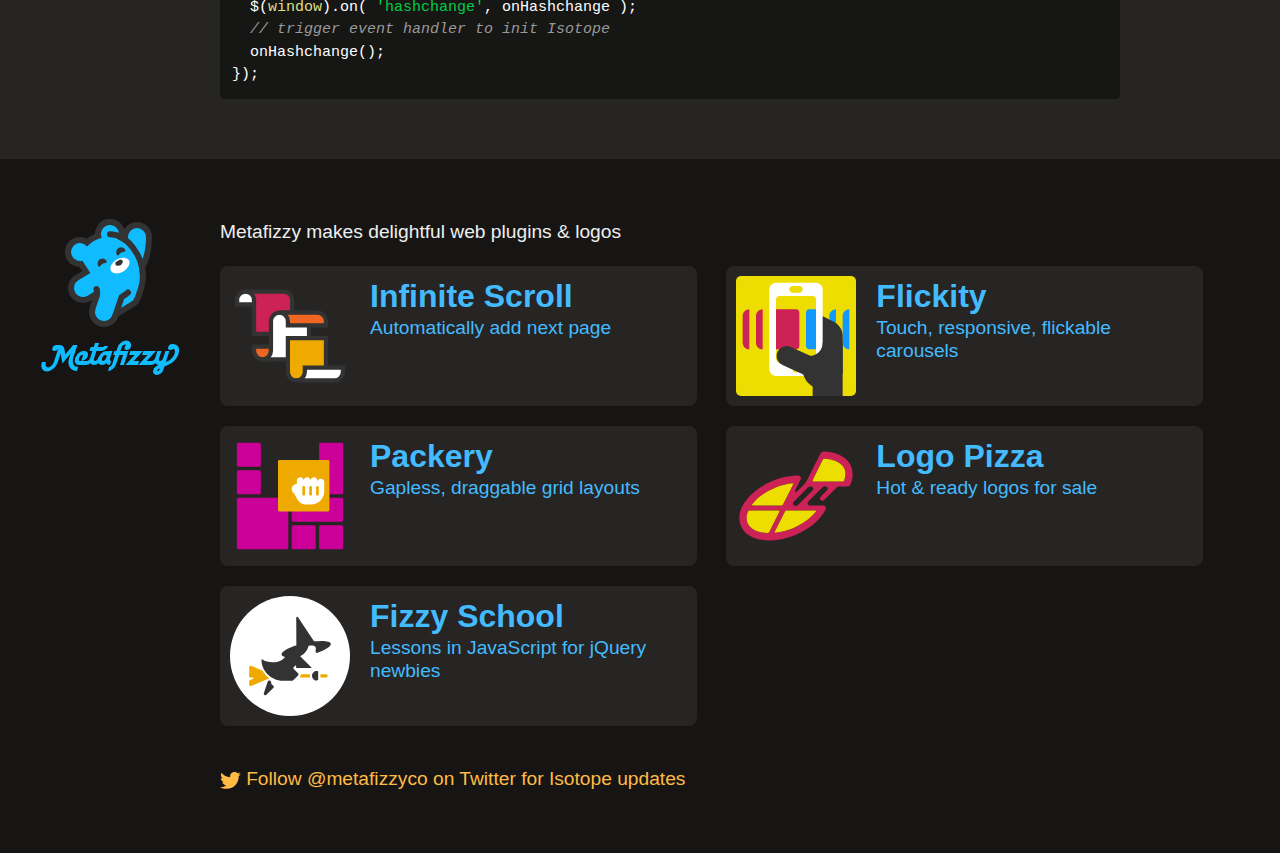
<file: image/isotope-docs/filtering.html>
<!doctype html>
<html class="export" lang="en">
<head>
  <meta charset="utf-8">
  <meta name="viewport" content="width=device-width">
  <meta name="description" content="Filter &amp; sort magical layouts">

  <title>Isotope &#xB7; Filtering</title>

    <!-- Isotope does not require any CSS files -->
    <link rel="stylesheet" href="css/isotope-docs.css?6" media="screen">

  <meta name="twitter:card" content="summary">
  <meta name="twitter:site" content="@metafizzyco">
  <meta name="twitter:url" content="https://isotope.metafizzy.co/filtering.html">
  <meta name="twitter:title" content="Isotope Filtering">
  <meta name="twitter:description" content="Filter &amp; sort magical layouts">

</head>
<body class="page--filtering">


  <div class="nav">
    <h1 class="nav__title"><a href=".">Isotope</a></h1>
  
    <ol class="site-nav">
      <li class="site-nav__item site-nav__item--filtering">
        <a class="site-nav__item__link" href="filtering.html">Filtering</a></li>
      <li class="site-nav__item site-nav__item--sorting">
        <a class="site-nav__item__link" href="sorting.html">Sorting</a></li>
      <li class="site-nav__item site-nav__item--layout ">
        <a class="site-nav__item__link" href="layout.html">Layout</a>
      </li>
      <li class="site-nav__item site-nav__item--layout-modes sub-nav-parent">
        <a class="site-nav__item__link" href="layout-modes.html">Layout modes</a>
        <ul class="sub-nav">
            <li class="sub-nav__item sub-nav__item--masonry">
              <a class="sub-nav__item__link" href="layout-modes/masonry.html">masonry</a></li>
            <li class="sub-nav__item sub-nav__item--fitrows">
              <a class="sub-nav__item__link" href="layout-modes/fitrows.html">fitRows</a></li>
            <li class="sub-nav__item sub-nav__item--vertical">
              <a class="sub-nav__item__link" href="layout-modes/vertical.html">vertical</a></li>
            <li class="sub-nav__item sub-nav__item--packery">
              <a class="sub-nav__item__link" href="layout-modes/packery.html">packery</a></li>
            <li class="sub-nav__item sub-nav__item--cellsbyrow">
              <a class="sub-nav__item__link" href="layout-modes/cellsbyrow.html">cellsByRow</a></li>
            <li class="sub-nav__item sub-nav__item--masonryhorizontal">
              <a class="sub-nav__item__link" href="layout-modes/masonryhorizontal.html">masonryHorizontal</a></li>
            <li class="sub-nav__item sub-nav__item--fitcolumns">
              <a class="sub-nav__item__link" href="layout-modes/fitcolumns.html">fitColumns</a></li>
            <li class="sub-nav__item sub-nav__item--cellsbycolumn">
              <a class="sub-nav__item__link" href="layout-modes/cellsbycolumn.html">cellsByColumn</a></li>
            <li class="sub-nav__item sub-nav__item--horiz">
              <a class="sub-nav__item__link" href="layout-modes/horiz.html">horiz</a></li>
        </ul>
      </li>
      <li class="site-nav__item site-nav__item--options">
        <a class="site-nav__item__link" href="options.html">Options</a></li>
      <li class="site-nav__item site-nav__item--methods">
        <a class="site-nav__item__link" href="methods.html">Methods</a></li>
      <li class="site-nav__item site-nav__item--events">
        <a class="site-nav__item__link" href="events.html">Events</a></li>
      <li class="site-nav__item site-nav__item--extras">
        <a class="site-nav__item__link" href="extras.html">Extras</a></li>
      <li class="site-nav__item site-nav__item--license">
        <a class="site-nav__item__link" href="license.html">License</a></li>
      <li class="site-nav__item site-nav__item--faq">
        <a class="site-nav__item__link" href="faq.html">FAQ</a></li>
    </ol>
  
    <ul class="page-nav" data-js="page-nav">
<li class="page-nav__item page-nav__item--h2"><a href="#selectors">Selectors</a></li>
<li class="page-nav__item page-nav__item--h3"><a href="#jquery-selectors">jQuery selectors</a></li>
<li class="page-nav__item page-nav__item--h2"><a href="#functions">Functions</a></li>
<li class="page-nav__item page-nav__item--h2"><a href="#ui">UI</a></li>
<li class="page-nav__item page-nav__item--h3"><a href="#filter-functions">Filter functions</a></li>
<li class="page-nav__item page-nav__item--h3"><a href="#other-ui">Other UI</a></li>
<li class="page-nav__item page-nav__item--h2"><a href="#combination-filters">Combination filters</a></li>
<li class="page-nav__item page-nav__item--h3"><a href="#combination-filters-ui">Combination filters UI</a></li>
<li class="page-nav__item page-nav__item--h2"><a href="#url-hash">URL hash</a></li>
</ul>
  </div>


  <div id="content" class="main">
    <div class="container">
        <h1>Filtering</h1>


<p>Isotope can hide and show item elements with the <code>filter</code> option. Items that match that filter will be shown. Items that do not match will be hidden.</p>

<div class="big-demo go-wide" data-js="filtering-demo">
  <div class="filter-button-group button-group js-radio-button-group">
    <button class="button is-checked" data-filter="*">show all</button>
    <button class="button" data-filter=".metal">metal</button>
    <button class="button" data-filter=".transition">transition</button>
    <button class="button" data-filter=".alkali, .alkaline-earth">alkali &amp; alkaline-earth</button>
    <button class="button" data-filter=":not(.transition)">not transition</button>
    <button class="button" data-filter=".metal:not(.transition)">metal but not transition</button>
    <button class="button" data-filter="numberGreaterThan50">number &gt; 50</button>
    <button class="button" data-filter="ium">name ends with &#x2013;ium</button>
  </div>

  <pre class="code-display"><code>$grid.isotope({...})</code></pre>

  <div class="grid">
      <div class="element-item transition metal " data-category="transition">
        <h5 class="name">Mercury</h5>
        <p class="symbol">Hg</p>
        <p class="number">80</p>
        <p class="weight">200.59</p>
      </div>
      <div class="element-item metalloid " data-category="metalloid">
        <h5 class="name">Tellurium</h5>
        <p class="symbol">Te</p>
        <p class="number">52</p>
        <p class="weight">127.6</p>
      </div>
      <div class="element-item post-transition metal " data-category="post-transition">
        <h5 class="name">Bismuth</h5>
        <p class="symbol">Bi</p>
        <p class="number">83</p>
        <p class="weight">208.980</p>
      </div>
      <div class="element-item post-transition metal " data-category="post-transition">
        <h5 class="name">Lead</h5>
        <p class="symbol">Pb</p>
        <p class="number">82</p>
        <p class="weight">207.2</p>
      </div>
      <div class="element-item transition metal " data-category="transition">
        <h5 class="name">Gold</h5>
        <p class="symbol">Au</p>
        <p class="number">79</p>
        <p class="weight">196.967</p>
      </div>
      <div class="element-item alkali metal " data-category="alkali">
        <h5 class="name">Potassium</h5>
        <p class="symbol">K</p>
        <p class="number">19</p>
        <p class="weight">39.0983</p>
      </div>
      <div class="element-item alkali metal " data-category="alkali">
        <h5 class="name">Sodium</h5>
        <p class="symbol">Na</p>
        <p class="number">11</p>
        <p class="weight">22.99</p>
      </div>
      <div class="element-item transition metal " data-category="transition">
        <h5 class="name">Cadmium</h5>
        <p class="symbol">Cd</p>
        <p class="number">48</p>
        <p class="weight">112.411</p>
      </div>
      <div class="element-item alkaline-earth metal " data-category="alkaline-earth">
        <h5 class="name">Calcium</h5>
        <p class="symbol">Ca</p>
        <p class="number">20</p>
        <p class="weight">40.078</p>
      </div>
      <div class="element-item transition metal " data-category="transition">
        <h5 class="name">Rhenium</h5>
        <p class="symbol">Re</p>
        <p class="number">75</p>
        <p class="weight">186.207</p>
      </div>
      <div class="element-item post-transition metal " data-category="post-transition">
        <h5 class="name">Thallium</h5>
        <p class="symbol">Tl</p>
        <p class="number">81</p>
        <p class="weight">204.383</p>
      </div>
      <div class="element-item metalloid " data-category="metalloid">
        <h5 class="name">Antimony</h5>
        <p class="symbol">Sb</p>
        <p class="number">51</p>
        <p class="weight">121.76</p>
      </div>
      <div class="element-item transition metal " data-category="transition">
        <h5 class="name">Cobalt</h5>
        <p class="symbol">Co</p>
        <p class="number">27</p>
        <p class="weight">58.933</p>
      </div>
      <div class="element-item lanthanoid metal inner-transition " data-category="lanthanoid">
        <h5 class="name">Ytterbium</h5>
        <p class="symbol">Yb</p>
        <p class="number">70</p>
        <p class="weight">173.054</p>
      </div>
      <div class="element-item noble-gas nonmetal " data-category="noble-gas">
        <h5 class="name">Argon</h5>
        <p class="symbol">Ar</p>
        <p class="number">18</p>
        <p class="weight">39.948</p>
      </div>
      <div class="element-item diatomic nonmetal " data-category="diatomic">
        <h5 class="name">Nitrogen</h5>
        <p class="symbol">N</p>
        <p class="number">7</p>
        <p class="weight">14.007</p>
      </div>
      <div class="element-item actinoid metal inner-transition " data-category="actinoid">
        <h5 class="name">Uranium</h5>
        <p class="symbol">U</p>
        <p class="number">92</p>
        <p class="weight">238.029</p>
      </div>
      <div class="element-item actinoid metal inner-transition " data-category="actinoid">
        <h5 class="name">Plutonium</h5>
        <p class="symbol">Pu</p>
        <p class="number">94</p>
        <p class="weight">(244)</p>
      </div>
  </div>

  <p class="edit-demo">
      <a href="https://codepen.io/desandro/pen/Ehgij">Edit this demo</a>
      or <a href="https://codepen.io/desandro/pen/BgcCD">vanilla JS demo</a> on CodePen
  </p>
</div>


<h2 id="selectors">Selectors</h2>

<p>The simplest way to filter items is with selectors, like classes. For example, each item element can have several identifying classes: <code>transition</code>, <code>metal</code>, <code>lanthanoid</code>, <code>alkali</code>, etc.</p>

<pre><code class="html"><span class="tag">&lt;<span class="name">div</span> <span class="attr">class</span>=<span class="string">&quot;grid&quot;</span>&gt;</span>
  <span class="tag">&lt;<span class="name">div</span> <span class="attr">class</span>=<span class="string">&quot;element-item transition metal&quot;</span>&gt;</span>...<span class="tag">&lt;/<span class="name">div</span>&gt;</span>
  <span class="tag">&lt;<span class="name">div</span> <span class="attr">class</span>=<span class="string">&quot;element-item post-transition metal&quot;</span>&gt;</span>...<span class="tag">&lt;/<span class="name">div</span>&gt;</span>
  <span class="tag">&lt;<span class="name">div</span> <span class="attr">class</span>=<span class="string">&quot;element-item alkali metal&quot;</span>&gt;</span>...<span class="tag">&lt;/<span class="name">div</span>&gt;</span>
  <span class="tag">&lt;<span class="name">div</span> <span class="attr">class</span>=<span class="string">&quot;element-item transition metal&quot;</span>&gt;</span>...<span class="tag">&lt;/<span class="name">div</span>&gt;</span>
  <span class="tag">&lt;<span class="name">div</span> <span class="attr">class</span>=<span class="string">&quot;element-item lanthanoid metal inner-transition&quot;</span>&gt;</span>...<span class="tag">&lt;/<span class="name">div</span>&gt;</span>
  <span class="tag">&lt;<span class="name">div</span> <span class="attr">class</span>=<span class="string">&quot;element-item halogen nonmetal&quot;</span>&gt;</span>...<span class="tag">&lt;/<span class="name">div</span>&gt;</span>
  <span class="tag">&lt;<span class="name">div</span> <span class="attr">class</span>=<span class="string">&quot;element-item alkaline-earth metal&quot;</span>&gt;</span>...<span class="tag">&lt;/<span class="name">div</span>&gt;</span>
  ...
<span class="tag">&lt;/<span class="name">div</span>&gt;</span>
</code></pre>

<p>Set a selector with the <code>filter</code> option. Items that match the selector will be shown. Items that do not match will be hidden. </p>

<pre><code class="js"><span class="comment">// filter .metal items</span>
<span class="jquery_var">$grid</span>.isotope({ <span class="attr">filter</span>: <span class="string">&apos;.metal&apos;</span> });

<span class="comment">// filter .alkali OR .alkaline-earth items</span>
<span class="jquery_var">$grid</span>.isotope({ <span class="attr">filter</span>: <span class="string">&apos;.alkali, .alkaline-earth&apos;</span> });

<span class="comment">// filter .metal AND .transition items</span>
<span class="jquery_var">$grid</span>.isotope({ <span class="attr">filter</span>: <span class="string">&apos;.metal.transition&apos;</span> });

<span class="comment">// show all items</span>
<span class="jquery_var">$grid</span>.isotope({ <span class="attr">filter</span>: <span class="string">&apos;*&apos;</span> });

</code></pre>


<h3 id="jquery-selectors">jQuery selectors</h3>

<p>Isotope uses jQuery to filter items (if jQuery is present). You can filter items with <a href="https://api.jquery.com/category/selectors/">jQuery selectors</a>.</p>

<pre><code class="js"><span class="comment">// filter .metal items that are NOT .transition</span>
<span class="jquery_var">$grid</span>.isotope({ <span class="attr">filter</span>: <span class="string">&apos;.metal:not(.transition)&apos;</span> });
</code></pre>


<h2 id="functions">Functions</h2>

<p>You can filter with functions. The example at the top of this page uses a function to filter items when the item&#x2019;s number is greater than 50.</p>

<pre><code class="html"><span class="tag">&lt;<span class="name">div</span> <span class="attr">class</span>=<span class="string">&quot;grid&quot;</span>&gt;</span>
  <span class="tag">&lt;<span class="name">div</span> <span class="attr">class</span>=<span class="string">&quot;element-item ...&quot;</span>&gt;</span><span class="tag">&lt;<span class="name">p</span> <span class="attr">class</span>=<span class="string">&quot;number&quot;</span>&gt;</span>80<span class="tag">&lt;/<span class="name">p</span>&gt;</span><span class="tag">&lt;/<span class="name">div</span>&gt;</span>
  <span class="tag">&lt;<span class="name">div</span> <span class="attr">class</span>=<span class="string">&quot;element-item ...&quot;</span>&gt;</span><span class="tag">&lt;<span class="name">p</span> <span class="attr">class</span>=<span class="string">&quot;number&quot;</span>&gt;</span>42<span class="tag">&lt;/<span class="name">p</span>&gt;</span><span class="tag">&lt;/<span class="name">div</span>&gt;</span>
  <span class="tag">&lt;<span class="name">div</span> <span class="attr">class</span>=<span class="string">&quot;element-item ...&quot;</span>&gt;</span><span class="tag">&lt;<span class="name">p</span> <span class="attr">class</span>=<span class="string">&quot;number&quot;</span>&gt;</span>20<span class="tag">&lt;/<span class="name">p</span>&gt;</span><span class="tag">&lt;/<span class="name">div</span>&gt;</span>
  <span class="tag">&lt;<span class="name">div</span> <span class="attr">class</span>=<span class="string">&quot;element-item ...&quot;</span>&gt;</span><span class="tag">&lt;<span class="name">p</span> <span class="attr">class</span>=<span class="string">&quot;number&quot;</span>&gt;</span>75<span class="tag">&lt;/<span class="name">p</span>&gt;</span><span class="tag">&lt;/<span class="name">div</span>&gt;</span>
  ...
<span class="tag">&lt;/<span class="name">div</span>&gt;</span>
</code></pre>

<p>If you use jQuery, you can filter with <a href="https://api.jquery.com/is/#is-functionindex">functions in jQuery</a>.</p>

<pre><code class="js"><span class="jquery_var">$grid</span>.isotope({
  <span class="comment">// filter element with numbers greater than 50</span>
  filter: <span class="function"><span class="keyword">function</span>(<span class="params"></span>) </span>{
    <span class="comment">// _this_ is the item element. Get text of element&apos;s .number</span>
    <span class="keyword">var</span> number = $(<span class="keyword">this</span>).find(<span class="string">&apos;.number&apos;</span>).text();
    <span class="comment">// return true to show, false to hide</span>
    <span class="keyword">return</span> <span class="built_in">parseInt</span>( number, <span class="number">10</span> ) &gt; <span class="number">50</span>;
  }
})
</code></pre>

<p>You can still filter with functions if you don&#x2019;t use jQuery.</p>

<pre><code class="js"><span class="isotope_var">iso</span>.arrange({
  <span class="comment">// item element provided as argument</span>
  filter: <span class="function"><span class="keyword">function</span>(<span class="params"> itemElem </span>) </span>{
    <span class="keyword">var</span> number = itemElem.querySelector(<span class="string">&apos;.number&apos;</span>).innerText;
    <span class="keyword">return</span> <span class="built_in">parseInt</span>( number, <span class="number">10</span> ) &gt; <span class="number">50</span>;
  }
});
</code></pre>


<h2 id="ui">UI</h2>

<p>The example at the top uses buttons for UI. Each button has its filter set in the <code>data-filter</code> attribute.</p>

<pre><code class="html"><span class="tag">&lt;<span class="name">div</span> <span class="attr">class</span>=<span class="string">&quot;button-group filter-button-group&quot;</span>&gt;</span>
  <span class="tag">&lt;<span class="name">button</span> <span class="attr">data-filter</span>=<span class="string">&quot;*&quot;</span>&gt;</span>show all<span class="tag">&lt;/<span class="name">button</span>&gt;</span>
  <span class="tag">&lt;<span class="name">button</span> <span class="attr">data-filter</span>=<span class="string">&quot;.metal&quot;</span>&gt;</span>metal<span class="tag">&lt;/<span class="name">button</span>&gt;</span>
  <span class="tag">&lt;<span class="name">button</span> <span class="attr">data-filter</span>=<span class="string">&quot;.transition&quot;</span>&gt;</span>transition<span class="tag">&lt;/<span class="name">button</span>&gt;</span>
  <span class="tag">&lt;<span class="name">button</span> <span class="attr">data-filter</span>=<span class="string">&quot;.alkali, .alkaline-earth&quot;</span>&gt;</span>alkali &amp; alkaline-earth<span class="tag">&lt;/<span class="name">button</span>&gt;</span>
  <span class="tag">&lt;<span class="name">button</span> <span class="attr">data-filter</span>=<span class="string">&quot;:not(.transition)&quot;</span>&gt;</span>not transition<span class="tag">&lt;/<span class="name">button</span>&gt;</span>
  <span class="tag">&lt;<span class="name">button</span> <span class="attr">data-filter</span>=<span class="string">&quot;.metal:not(.transition)&quot;</span>&gt;</span>metal but not transition<span class="tag">&lt;/<span class="name">button</span>&gt;</span>
<span class="tag">&lt;/<span class="name">div</span>&gt;</span>
</code></pre>

<p>In the JS, we can use that filter when a button is clicked.</p>

<pre><code class="js"><span class="comment">// init Isotope</span>
<span class="keyword">var</span> <span class="jquery_var">$grid</span> = $(<span class="string">&apos;.grid&apos;</span>).isotope({
  <span class="comment">// options</span>
});
<span class="comment">// filter items on button click</span>
$(<span class="string">&apos;.filter-button-group&apos;</span>).on( <span class="string">&apos;click&apos;</span>, <span class="string">&apos;button&apos;</span>, <span class="function"><span class="keyword">function</span>(<span class="params"></span>) </span>{
  <span class="keyword">var</span> filterValue = $(<span class="keyword">this</span>).attr(<span class="string">&apos;data-filter&apos;</span>);
  <span class="jquery_var">$grid</span>.isotope({ <span class="attr">filter</span>: filterValue });
});
</code></pre>

<h3 id="filter-functions">Filter functions</h3>

<p>To filter with a function, use a keyword and map it to an object.</p>

<pre><code class="html"><span class="tag">&lt;<span class="name">button</span> <span class="attr">data-filter</span>=<span class="string">&quot;numberGreaterThan50&quot;</span>&gt;</span>number &gt; 50<span class="tag">&lt;/<span class="name">button</span>&gt;</span>
<span class="tag">&lt;<span class="name">button</span> <span class="attr">data-filter</span>=<span class="string">&quot;ium&quot;</span>&gt;</span>name ends with -ium<span class="tag">&lt;/<span class="name">button</span>&gt;</span>
</code></pre>

<pre><code class="js"><span class="comment">// jQuery</span>
<span class="comment">// hash of functions that match data-filter values</span>
<span class="keyword">var</span> filterFns = {
  <span class="comment">// show if number is greater than 50</span>
  numberGreaterThan50: <span class="function"><span class="keyword">function</span>(<span class="params"></span>) </span>{
    <span class="comment">// use $(this) to get item element</span>
    <span class="keyword">var</span> number = $(<span class="keyword">this</span>).find(<span class="string">&apos;.number&apos;</span>).text();
    <span class="keyword">return</span> <span class="built_in">parseInt</span>( number, <span class="number">10</span> ) &gt; <span class="number">50</span>;
  },
  <span class="comment">// show if name ends with -ium</span>
  ium: <span class="function"><span class="keyword">function</span>(<span class="params"></span>) </span>{
    <span class="keyword">var</span> name = $(<span class="keyword">this</span>).find(<span class="string">&apos;.name&apos;</span>).text();
    <span class="keyword">return</span> name.match( <span class="regexp">/ium$/</span> );
  }
};

<span class="comment">// filter items on button click</span>
$(<span class="string">&apos;.filter-button-group&apos;</span>).on( <span class="string">&apos;click&apos;</span>, <span class="string">&apos;button&apos;</span>, <span class="function"><span class="keyword">function</span>(<span class="params"></span>) </span>{
  <span class="keyword">var</span> filterValue = $(<span class="keyword">this</span>).attr(<span class="string">&apos;data-filter&apos;</span>);
  <span class="comment">// use filter function if value matches</span>
  filterValue = filterFns[ filterValue ] || filterValue;
  <span class="jquery_var">$grid</span>.isotope({ <span class="attr">filter</span>: filterValue });
});
</code></pre>

<pre><code class="js"><span class="comment">// vanilla JS</span>
<span class="comment">// hash of functions that match data-filter values</span>
<span class="keyword">var</span> filterFns = {
  <span class="comment">// show if number is greater than 50</span>
  numberGreaterThan50: <span class="function"><span class="keyword">function</span>(<span class="params"> itemElem </span>) </span>{
    <span class="comment">// use itemElem argument for item element</span>
    <span class="keyword">var</span> number = itemElem.querySelector(<span class="string">&apos;.number&apos;</span>).textContent;
    <span class="keyword">return</span> <span class="built_in">parseInt</span>( number, <span class="number">10</span> ) &gt; <span class="number">50</span>;
  },
  <span class="comment">// show if name ends with -ium</span>
  ium: <span class="function"><span class="keyword">function</span>(<span class="params"> itemElem </span>) </span>{
    <span class="keyword">var</span> number = itemElem.querySelector(<span class="string">&apos;.name&apos;</span>).textContent;
    <span class="keyword">return</span> name.match( <span class="regexp">/ium$/</span> );
  }
};
</code></pre>

<h3 id="other-ui">Other UI</h3>

<p>Your UI does not have to be buttons. You can use <code>&lt;select&gt;</code>s, radio inputs,  and other options.</p>

<ul>
  <li><a href="https://codepen.io/desandro/pen/jubmr">Select example</a></li>
  <li><a href="https://codepen.io/desandro/pen/qlwyL">Radio input example</a></li>
  <li><a href="https://codepen.io/desandro/pen/wfaGu">Filtering with a quick-search</a></li>
  <li><a href="https://codepen.io/desandro/pen/JGKyrY">Inclusive combination filters with checkboxes</a></li>
  <li><a href="https://codepen.io/desandro/pen/zrMXQv">Inclusive combination filters with toggle buttons</a></li>
</ul>


<h2 id="combination-filters">Combination filters</h2>

<p>Filters can be combined. In addition to filtering for just <code>.red</code> or <code>.tall</code>, you can pass in a filter selector of both: <code>.red.tall</code>.</p>

<div class="big-demo" data-js="combination-filters">

  <div class="ui-group">
    <p class="ui-group__title">Color</p>
    <div class="button-group js-radio-button-group" data-filter-group="color">
      <button class="button is-checked" data-filter="">any</button>
        <button class="button" data-filter=".red">red</button>
        <button class="button" data-filter=".blue">blue</button>
        <button class="button" data-filter=".yellow">yellow</button>
    </div>
  </div>

  <div class="ui-group">
    <p class="ui-group__title">Size</p>
    <div class="button-group js-radio-button-group" data-filter-group="size">
      <button class="button is-checked" data-filter="">any</button>
        <button class="button" data-filter=".small">small</button>
        <button class="button" data-filter=".wide">wide</button>
        <button class="button" data-filter=".big">big</button>
        <button class="button" data-filter=".tall">tall</button>
    </div>
  </div>

  <div class="ui-group">
    <p class="ui-group__title">Shape</p>
    <div class="button-group js-radio-button-group" data-filter-group="shape">
      <button class="button is-checked" data-filter="">any</button>
        <button class="button" data-filter=".round">round</button>
        <button class="button" data-filter=".square">square</button>
    </div>
  </div>

  <pre class="code-display"><code>$grid.isotope({...})</code></pre>

  <div class="grid">
            <div class="color-shape small round red"></div>
            <div class="color-shape small round blue"></div>
            <div class="color-shape small round yellow"></div>
            <div class="color-shape small square red"></div>
            <div class="color-shape small square blue"></div>
            <div class="color-shape small square yellow"></div>
            <div class="color-shape wide round red"></div>
            <div class="color-shape wide round blue"></div>
            <div class="color-shape wide round yellow"></div>
            <div class="color-shape wide square red"></div>
            <div class="color-shape wide square blue"></div>
            <div class="color-shape wide square yellow"></div>
            <div class="color-shape big round red"></div>
            <div class="color-shape big round blue"></div>
            <div class="color-shape big round yellow"></div>
            <div class="color-shape big square red"></div>
            <div class="color-shape big square blue"></div>
            <div class="color-shape big square yellow"></div>
            <div class="color-shape tall round red"></div>
            <div class="color-shape tall round blue"></div>
            <div class="color-shape tall round yellow"></div>
            <div class="color-shape tall square red"></div>
            <div class="color-shape tall square blue"></div>
            <div class="color-shape tall square yellow"></div>
  </div>

  <p class="edit-demo">
      <a href="https://codepen.io/desandro/pen/JEojz">Edit this demo on CodePen</a>
  </p>
</div>

<h3 id="combination-filters-ui">Combination filters UI</h3>

<p>In this example, buttons are collected in a <code>button-group</code>. Each <code>button-group</code> has a <code>data-filter-group</code>.</p>

<pre><code class="html"><span class="tag">&lt;<span class="name">div</span> <span class="attr">class</span>=<span class="string">&quot;button-group&quot;</span> <span class="attr">data-filter-group</span>=<span class="string">&quot;color&quot;</span>&gt;</span>
  <span class="tag">&lt;<span class="name">button</span> <span class="attr">data-filter</span>=<span class="string">&quot;&quot;</span>&gt;</span>any<span class="tag">&lt;/<span class="name">button</span>&gt;</span>
  <span class="tag">&lt;<span class="name">button</span> <span class="attr">data-filter</span>=<span class="string">&quot;.red&quot;</span>&gt;</span>red<span class="tag">&lt;/<span class="name">button</span>&gt;</span>
  <span class="tag">&lt;<span class="name">button</span> <span class="attr">data-filter</span>=<span class="string">&quot;.blue&quot;</span>&gt;</span>blue<span class="tag">&lt;/<span class="name">button</span>&gt;</span>
  <span class="tag">&lt;<span class="name">button</span> <span class="attr">data-filter</span>=<span class="string">&quot;.yellow&quot;</span>&gt;</span>yellow<span class="tag">&lt;/<span class="name">button</span>&gt;</span>
<span class="tag">&lt;/<span class="name">div</span>&gt;</span>

<span class="tag">&lt;<span class="name">div</span> <span class="attr">class</span>=<span class="string">&quot;button-group&quot;</span> <span class="attr">data-filter-group</span>=<span class="string">&quot;size&quot;</span>&gt;</span>
  <span class="tag">&lt;<span class="name">button</span> <span class="attr">data-filter</span>=<span class="string">&quot;&quot;</span>&gt;</span>any<span class="tag">&lt;/<span class="name">button</span>&gt;</span>
  <span class="tag">&lt;<span class="name">button</span> <span class="attr">data-filter</span>=<span class="string">&quot;.small&quot;</span>&gt;</span>small<span class="tag">&lt;/<span class="name">button</span>&gt;</span>
  <span class="tag">&lt;<span class="name">button</span> <span class="attr">data-filter</span>=<span class="string">&quot;.wide&quot;</span>&gt;</span>wide<span class="tag">&lt;/<span class="name">button</span>&gt;</span>
  ...
<span class="tag">&lt;/<span class="name">div</span>&gt;</span>
</code></pre>

<p>In the JavaScript, these filters are stored in an object, <code>filters</code>. When a button is clicked, it changes the filter for that group. The object&#x2019;s values are then combined into one filter <code>&apos;.red.small&apos;</code>.</p>

<pre><code class="js"><span class="comment">// store filter for each group</span>
<span class="keyword">var</span> filters = {};

$demo.on( <span class="string">&apos;click&apos;</span>, <span class="string">&apos;.button&apos;</span>, <span class="function"><span class="keyword">function</span>(<span class="params"></span>) </span>{
  <span class="keyword">var</span> $<span class="keyword">this</span> = $(<span class="keyword">this</span>);
  <span class="comment">// get group key</span>
  <span class="keyword">var</span> $buttonGroup = $<span class="keyword">this</span>.parents(<span class="string">&apos;.button-group&apos;</span>);
  <span class="keyword">var</span> filterGroup = $buttonGroup.attr(<span class="string">&apos;data-filter-group&apos;</span>);
  <span class="comment">// set filter for group</span>
  filters[ filterGroup ] = $<span class="keyword">this</span>.attr(<span class="string">&apos;data-filter&apos;</span>);
  <span class="comment">// combine filters</span>
  <span class="keyword">var</span> filterValue = concatValues( filters );
  <span class="jquery_var">$grid</span>.isotope({ <span class="attr">filter</span>: filterValue });
});

<span class="comment">// flatten object by concatting values</span>
<span class="function"><span class="keyword">function</span> <span class="title">concatValues</span>(<span class="params"> obj </span>) </span>{
  <span class="keyword">var</span> value = <span class="string">&apos;&apos;</span>;
  <span class="keyword">for</span> ( <span class="keyword">var</span> prop <span class="keyword">in</span> obj ) {
    value += obj[ prop ];
  }
  <span class="keyword">return</span> value;
}
</code></pre>

<h2 id="url-hash">URL hash</h2>

<p>You can hook filtering into the <code>hashchange</code> event so that Isotope filters can be applied as links. See <a href="https://s.codepen.io/desandro/debug/vErxXj#filter=%3Anot(.transition)">filtering with URL hash example on CodePen</a>, <a href="https://codepen.io/desandro/pen/vErxXj">view code on CodePen</a>.</p>

<pre><code class="js"><span class="function"><span class="keyword">function</span> <span class="title">getHashFilter</span>(<span class="params"></span>) </span>{
  <span class="keyword">var</span> hash = location.hash;
  <span class="comment">// get filter=filterName</span>
  <span class="keyword">var</span> matches = location.hash.match( <span class="regexp">/filter=([^&amp;]+)/i</span> );
  <span class="keyword">var</span> hashFilter = matches &amp;&amp; matches[<span class="number">1</span>];
  <span class="keyword">return</span> hashFilter &amp;&amp; <span class="built_in">decodeURIComponent</span>( hashFilter );
}

$( <span class="function"><span class="keyword">function</span>(<span class="params"></span>) </span>{

  <span class="keyword">var</span> <span class="jquery_var">$grid</span> = $(<span class="string">&apos;.isotope&apos;</span>);

  <span class="comment">// bind filter button click</span>
  <span class="keyword">var</span> $filters = $(<span class="string">&apos;#filters&apos;</span>).on( <span class="string">&apos;click&apos;</span>, <span class="string">&apos;button&apos;</span>, <span class="function"><span class="keyword">function</span>(<span class="params"></span>) </span>{
    <span class="keyword">var</span> filterAttr = $( <span class="keyword">this</span> ).attr(<span class="string">&apos;data-filter&apos;</span>);
    <span class="comment">// set filter in hash</span>
    location.hash = <span class="string">&apos;filter=&apos;</span> + <span class="built_in">encodeURIComponent</span>( filterAttr );
  });

  <span class="keyword">var</span> isIsotopeInit = <span class="literal">false</span>;

  <span class="function"><span class="keyword">function</span> <span class="title">onHashchange</span>(<span class="params"></span>) </span>{
    <span class="keyword">var</span> hashFilter = getHashFilter();
    <span class="keyword">if</span> ( !hashFilter &amp;&amp; isIsotopeInit ) {
      <span class="keyword">return</span>;
    }
    isIsotopeInit = <span class="literal">true</span>;
    <span class="comment">// filter isotope</span>
    <span class="jquery_var">$grid</span>.isotope({
      <span class="attr">itemSelector</span>: <span class="string">&apos;.element-item&apos;</span>,
      <span class="attr">filter</span>: hashFilter
    });
    <span class="comment">// set selected class on button</span>
    <span class="keyword">if</span> ( hashFilter ) {
      $filters.find(<span class="string">&apos;.is-checked&apos;</span>).removeClass(<span class="string">&apos;is-checked&apos;</span>);
      $filters.find(<span class="string">&apos;[data-filter=&quot;&apos;</span> + hashFilter + <span class="string">&apos;&quot;]&apos;</span>).addClass(<span class="string">&apos;is-checked&apos;</span>);
    }
  }

  $(<span class="built_in">window</span>).on( <span class="string">&apos;hashchange&apos;</span>, onHashchange );
  <span class="comment">// trigger event handler to init Isotope</span>
  onHashchange();
});
</code></pre>
    </div>
  </div>

  <footer class="site-footer">
  
    <div class="container">
  
      <p class="site-footer__copy">Metafizzy makes delightful web plugins &amp; logos</p>
  
      <div class="showcase">
      
        <ul class="showcase-item-list">
      
            <li class="showcase-item">
              <a class="showcase-item__link" href="https://infinite-scroll.com">
                <div class="showcase-item__image">
                    <svg class="infinite-scroll-illo" xmlns="http://www.w3.org/2000/svg" viewbox="0 0 520 520" width="200" height="200">
                      <path class="infinite-scroll-illo__page infinite-scroll-illo__page--back" d="M90,110H10V90c0-22,18-40,40-40h40V110z"/>
                      <path class="infinite-scroll-illo__page infinite-scroll-illo__page--front1" d="M270,90L270,90c0-22-18-40-40-40h0H50h0c22,0,40,18,40,40v0v0v160h180V90z"/>
                      <path class="infinite-scroll-illo__page infinite-scroll-illo__page--front2" d="M170,330v-20H90v20v0c0,22,18,40,40,40h0h40V330z"/>
                      <path class="infinite-scroll-illo__page infinite-scroll-illo__page--back" d="M350,150H210c-22,0-40,18-40,40v140v0c0,22-18,40-40,40h0h220V150z"/>
                      <path class="infinite-scroll-illo__page infinite-scroll-illo__page--front3" d="M430,470V270H250v160c0,22,18,40,40,40H430z"/>
                      <path class="infinite-scroll-illo__page infinite-scroll-illo__page--front2" d="M250,190v20h180v-20c0-22-18-40-40-40H210h0C232,150,250,168,250,190L250,190z"/>
                      <path class="infinite-scroll-illo__page infinite-scroll-illo__page--back" d="M330,410v20v0c0,22-18,40-40,40h0h180c22,0,40-18,40-40v-20H330z"/>
                    </svg>
                </div>
                <div class="showcase-item__text">
                  <h3 class="showcase-item__title">Infinite Scroll</h3>
                  <p class="showcase-item__description">Automatically add next page</p>
                </div>
              </a>
            </li>
      
            <li class="showcase-item">
              <a class="showcase-item__link" href="https://flickity.metafizzy.co">
                <div class="showcase-item__image">
                    <svg class="flickity-illo" xmlns="http://www.w3.org/2000/svg" viewbox="0 0 360 360" width="100" height="100">
                      <path class="flickity-illo__color1" fill="#19F" d="M300 220L300 220c-11 0-20-9-20-20v-80c0-11 9-20 20-20h0V220z"/>
                      <path class="flickity-illo__color1" fill="#19F" d="M340 220L340 220c-11 0-20-9-20-20v-80c0-11 9-20 20-20h0V220z"/>
                      <path class="flickity-illo__color2" fill="#333" d="M320 290V180c0-18-10-35-27-43L240 110v180H320z"/>
                      <path class="flickity-illo__color3" fill="white" d="M240 300H120c-11 0-20-9-20-20V40c0-11 9-20 20-20h120c11 0 20 9 20 20v240C260 291 251 300 240 300z"/>
                      <path class="flickity-illo__color4" fill="#ED0" d="M230 260H130c-6 0-10-5-10-10V70c0-6 5-10 10-10h100c6 0 10 5 10 10v180 C240 256 236 260 230 260z"/>
                      <path class="flickity-illo__color2" fill="#333" d="M260 200h60v81c0 32-26 59-59 59h0c-34 0-61-27-61-61V240h20 C242 240 260 222 260 200L260 200z"/>
                      <path class="flickity-illo__color5" fill="#C25" d="M180 220h-60V100h60c6 0 10 5 10 10v100C190 216 186 220 180 220z"/>
                      <path class="flickity-illo__color1" fill="#19F" d="M240 220h-20c-6 0-10-5-10-10V110c0-6 5-10 10-10h20V220z"/>
                      <rect class="flickity-illo__color2" fill="#333" x="230" y="280" width="90" height="80"/>
                      <circle class="flickity-illo__color4" fill="#ED0" cx="180" cy="280" r="10"/>
                      <line class="flickity-illo__thumb" stroke="#333" stroke-width="60" stroke-linecap="round" x1="262" y1="290" x2="152" y2="240"/>
                      <path class="flickity-illo__color4" fill="#ED0" d="M190 50h-20c-6 0-10-5-10-10v0c0-6 5-10 10-10h20c6 0 10 5 10 10v0C200 46 196 50 190 50z"/>
                      <path class="flickity-illo__color5" fill="#C25" d="M80 220L80 220c-11 0-20-9-20-20v-80c0-11 9-20 20-20h0V220z"/>
                      <path class="flickity-illo__color5" fill="#C25" d="M40 220L40 220c-11 0-20-9-20-20v-80c0-11 9-20 20-20h0V220z"/>
                    </svg>
                </div>
                <div class="showcase-item__text">
                  <h3 class="showcase-item__title">Flickity</h3>
                  <p class="showcase-item__description">Touch, responsive, flickable carousels</p>
                </div>
              </a>
            </li>
      
            <li class="showcase-item">
              <a class="showcase-item__link" href="https://packery.metafizzy.co">
                <div class="showcase-item__image">
                    <svg class="packery-illo" xmlns="http://www.w3.org/2000/svg" viewbox="0 0 700 700" width="100" height="100">
                      <path class="packery-illo__item" fill="#C09" d="M172 180H48c-4 0-8-4-8-8V48c0-4 4-8 8-8h124c4 0 8 4 8 8v124C180 176 176 180 172 180z"/>
                      <path class="packery-illo__item" fill="#C09" d="M172 340H48c-4 0-8-4-8-8V208c0-4 4-8 8-8h124c4 0 8 4 8 8v124C180 336 176 340 172 340z"/>
                      <path class="packery-illo__item" fill="#C09" d="M492 660H368c-4 0-8-4-8-8V528c0-4 4-8 8-8h124c4 0 8 4 8 8v124C500 656 496 660 492 660z"/>
                      <path class="packery-illo__item" fill="#C09" d="M652 660H528c-4 0-8-4-8-8V528c0-4 4-8 8-8h124c4 0 8 4 8 8v124C660 656 656 660 652 660z"/>
                      <path class="packery-illo__item" fill="#C09" d="M652 500H368c-4 0-8-4-8-8V368c0-4 4-8 8-8h284c4 0 8 4 8 8v124C660 496 656 500 652 500z"/>
                      <path class="packery-illo__item" fill="#C09" d="M332 660H48c-4 0-8-4-8-8V368c0-4 4-8 8-8h284c4 0 8 4 8 8v284C340 656 336 660 332 660z"/>
                      <path class="packery-illo__item" fill="#C09" d="M652 340H528c-4 0-8-4-8-8V48c0-4 4-8 8-8h124c4 0 8 4 8 8v284C660 336 656 340 652 340z"/>
                      <path class="packery-illo__draggie" fill="#EA0" d="M572 440H288c-4 0-8-4-8-8V148c0-4 4-8 8-8h284c4 0 8 4 8 8v284C580 436 576 440 572 440z"/>
                      <g>
                        <path class="packery-illo__hand" fill="white" d="M530 250c-11 0-20 9-20 20v-10c0-11-9-20-20-20s-20 9-20 20c0-11-9-20-20-20s-20 9-20 20c0-11-9-20-20-20
                          s-20 9-20 20v20c-17 0-30 13-30 30c0 11 6 20 14 25l19 35c10 18 30 30 51 30h28
                          c43 0 78-35 78-78V270C550 259 541 250 530 250z"/>
                        <line class="packery-illo__hand-line" stroke="#EA0" fill="none" stroke-width="16" stroke-linecap="round" x1="430" y1="300" x2="430" y2="340"/>
                        <line class="packery-illo__hand-line" stroke="#EA0" fill="none" stroke-width="16" stroke-linecap="round" x1="470" y1="300" x2="470" y2="340"/>
                        <line class="packery-illo__hand-line" stroke="#EA0" fill="none" stroke-width="16" stroke-linecap="round" x1="510" y1="300" x2="510" y2="340"/>
                      </g>
                    </svg>
                </div>
                <div class="showcase-item__text">
                  <h3 class="showcase-item__title">Packery</h3>
                  <p class="showcase-item__description">Gapless, draggable grid layouts</p>
                </div>
              </a>
            </li>
      
            <li class="showcase-item">
              <a class="showcase-item__link" href="http://logo.pizza">
                <div class="showcase-item__image">
                    <svg class="logo-pizza-illo" xmlns="http://www.w3.org/2000/svg" viewbox="0 0 700 700" width="100" height="100">
                      <path class="logo-pizza-illo__outline" fill="#C25" d="M513 91c-9-0-17 5-21 12l-80 160c-3 5-6 10-11 15l-47 47
                        c-5 5-12-1-9-7l32-64c5-11-2-23-14-23h-0c-121 0-268 70-327 180
                        C-9 497 35 609 196 609c138 0 279-85 327-180v0c5-11-2-23-14-23h-77c-13 0-19-15-10-24
                        l81-81c5-5 11-8 18-8l0 0c13 0 19 15 10 24L494 354c-6 6-6 14 0 20c3 3 6 4 10 4
                        c4 0 7-1 10-4l80-80h53c9 0 17-5 21-13C707 190 656 97 513 91z M334 281l-59 117
                        c-2 5-7 8-13 8H97c-4 0-6-4-3-7c49-64 143-114 236-124C333 275 335 278 334 281z
                         M70 441c2-4 6-7 10-7h168c4 0 7 4 5 8l-59 118c-2 4-6 6-11 6
                        C106 565 38 521 70 441z M466 441c-49 64-143 114-236 124c-3 0-6-3-4-6l59-117
                        c2-5 7-8 13-8h166C466 434 468 438 466 441z M446 318l-81 81c-5 5-11 8-18 8l0 0
                        c-13 0-19-15-10-24l81-81c5-5 11-8 18-8l0 0C449 294 455 309 446 318z M447 258L506 139
                        c2-4 6-7 11-6c101 7 140 60 114 126c-2 4-6 7-10 7H452C448 266 445 262 447 258z"/>
                      <path class="logo-pizza-illo__slice" fill="#ED0" d="M334 281l-59 117c-2 5-7 8-13 8H97c-4 0-6-4-3-7
                        c49-64 143-114 236-124C333 275 335 278 334 281z"/>
                      <path class="logo-pizza-illo__slice" fill="#ED0" d="M70 441c2-4 6-7 10-7h168c4 0 7 4 5 8l-59 118c-2 4-6 6-11 6
                        C106 565 38 521 70 441z"/>
                      <path class="logo-pizza-illo__slice" fill="#ED0" d="M466 441c-49 64-143 114-236 124c-3 0-6-3-4-6l59-117
                        c2-5 7-8 13-8h166C466 434 468 438 466 441z"/>
                      <path class="logo-pizza-illo__slice" fill="#ED0" d="M447 258L506 139c2-4 6-7 11-6c101 7 140 60 114 126c-2 4-6 7-10 7H452
                        C448 266 445 262 447 258z"/>
                    </svg>
                </div>
                <div class="showcase-item__text">
                  <h3 class="showcase-item__title">Logo Pizza</h3>
                  <p class="showcase-item__description">Hot &amp; ready logos for sale</p>
                </div>
              </a>
            </li>
      
            <li class="showcase-item">
              <a class="showcase-item__link" href="http://fizzy.school">
                <div class="showcase-item__image">
                    <svg class="witchie-logo" xmlns="http://www.w3.org/2000/svg" viewbox="0 0 1000 1000" width="200" height="200">
                      <circle class="witchie-logo__moon" fill="white" cx="500" cy="500" r="500"/>
                      <path class="witchie-logo__broom" fill="#EA0" d="M582 675a35 35 0 0 0 8-20 3 3 0 0 1 3-2h71a3 3 0 0 1 3 3 59 59 0 0 0 0 20 3 3 0 0 1-3 3h-79A3 3 0 0 1 582 675Zm219 4a13 13 0 0 0 13-14c-1-7-7-12-14-12h-44a3 3 0 0 0-3 3v21a3 3 0 0 0 3 3ZM299 660a203 203 0 0 1-27-36 8 8 0 0 0-4-3L178 582a13 13 0 0 0-18 12v77a8 8 0 0 0 8 8h22a5 5 0 0 1 2 10L164 703a8 8 0 0 0-4 7v28a13 13 0 0 0 18 12l146-63a3 3 0 0 0 1-5A197 197 0 0 1 299 660Z"/>
                      <path class="witchie-logo__dress" fill="#333" d="M326 705h4a13 13 0 0 1 13 13v8a13 13 0 0 0 4 9l13 13a13 13 0 0 1 0 19l-56 56c-10 10-26-0-22-13L314 714A13 13 0 0 1 326 705Zm397-79c-27 0-47 26-37 54 3 7 11 16 17 19a42 42 0 0 0 19 5 38 38 0 0 0 7-1 8 8 0 0 0 6-8v-62a8 8 0 0 0-6-8 38 38 0 0 0-7-1M840 397c-3-15-33-23-77-23a521 521 0 0 0-59 4 5 5 0 0 1-5-2L567 177a8 8 0 0 0-7-4 8 8 0 0 0-8 8l1 227a5 5 0 0 1-4 5c-74 24-123 55-119 76 2 8 11 14 26 18a3 3 0 0 1 1 4l-11 11c-20 20-56 30-92 30-31 0-63-8-84-23a5 5 0 0 0-3-1 5 5 0 0 0-5 5c0 78 68 173 183 173h75a10 10 0 0 0 7-3l38-38a16 16 0 0 0 0-23l-34-34a10 10 0 0 1 0-14l15-15a3 3 0 0 1 5 2v15a5 5 0 0 0 5 5H674a4 4 0 0 0 3-7l-90-90a3 3 0 0 1 1-4c34-19 59-49 67-84a3 3 0 0 1 2-2c6-1 12-1 17-1 22 0 37 5 39 14 1 6 3 11 2 17-5 17 1 31 8 31a6 6 0 0 0 2-0C797 448 845 419 840 397Z"/>
                    </svg>
                </div>
                <div class="showcase-item__text">
                  <h3 class="showcase-item__title">Fizzy School</h3>
                  <p class="showcase-item__description">Lessons in JavaScript for jQuery newbies</p>
                </div>
              </a>
            </li>
      
        </ul> 
      
      </div>
  
      <p class="site-footer__copy">
        <a href="https://twitter.com/metafizzyco">
          <svg class="twitter-logo" xmlns="http://www.w3.org/2000/svg" viewbox="0 0 512 512" width="30" height="30">
            <path d="M512 97c-19 8-39 14-60 16 22-13 38-34 46-58-20 12-43 21-67 25-19-19-46-32-77-32-58 0-117 52-102 129-87-4-165-46-216-110-24 40-19 107 32 140-17 0-33-5-48-13v1c0 51 36 93 84 103-15 4-34 5-47 2 13 42 52 72 98 73-47 36-96 49-155 44 46 30 102 47 161 47 197 0 306-168 299-312 20-15 38-34 52-55z"/>
          </svg>
          Follow @metafizzyco on Twitter for Isotope updates
        </a>
      </p>
  
      <div class="mfzy-brand">
        <a class="mfzy-brand__link" href="https://metafizzy.co">
          <svg class="mfzy-logo" xmlns="http://www.w3.org/2000/svg" xmlns:xlink="http://www.w3.org/1999/xlink" viewbox="0 0 144 144" width="36" height="36">
            <title>Metafizzy logo</title>
            <defs>
              <path id="mfzy-logo__body" d="M 120 24 a 12 12 0 0 0-24 0 a 72 72 0 0 1 -1 11
                a 40 40 0 0 0 -13 -8.5 A 12 12 0 1 0 61.1 25.1 c -8 2 -14 6 -19.6 11.6 
                A 12 12 0 1 0 35.3 55.5 L 45.8 72.1 l -16 9.6 A 12 12 0 0 0 42.2 102.3
                L 58 92.8 a 20 20 0 0 1 -0.2 11.9 l -5.2 15.5 a 12 12 0 0 0 22.8 7.6
                l 1.1 -3.3 l 23.7 -14.2 a 12 12 0 0 0 5.2 -6.5 l 4 -12 A 50 50 0 0 0 111.9 76
                a 52 52 0 0 0 -1.6 -12.8 C 115 57 120 44 120 24Z"/>
              <path id="mfzy-logo__eye" d="M 0 6.5 a 6.5 6.5 0 0 1 13 0 c 0 3.5 -3 0.5 -6.5 0.5 s -6.5 3 -6.5 -0.5 Z"/>
              <clippath id="mfzy-logo__body-clip">
                <use xlink:href="#mfzy-logo__body"/>
              </clippath>
            </defs>
            <use class="mfzy-logo__body-outline" xlink:href="#mfzy-logo__body" fill="#333" stroke="#333" stroke-width="16"/>
            <use class="mfzy-logo__body-fill" xlink:href="#mfzy-logo__body"/>
            <g class="mfzy-logo__stripes" clip-path="url(#mfzy-logo__body-clip)">
              <rect fill="#E62" x="16" width="120" height="138"/>
              <path fill="#C25" d="M96 24L16 72V0h80v24z"/>
              <path fill="#EA0" d="M116 70L16 130v-26l95-57 5 23z"/>
              <path fill="#19F" d="M136 138H16v-8l120-72v80z"/>
            </g>
            <path class="mfzy-logo__cut-ins" stroke="#333" fill="none" stroke-linecap="round" stroke-linejoin="round" stroke-width="8" d="M 72 20.4 c 23 0 44 29 44 56
              M 54 103.4 a 16 16 0 0 0 0 -10
              M 96 98 c -2 2 -8 6 -8.5,6 l -8.4 25.1"/>
            <g transform="translate(53 57) rotate(-31)">
              <ellipse class="mfzy-logo__snout" cx="25" cy="21" rx="14" ry="9" fill="#FFF"/>
              <use class="mfzy-logo__feature" xlink:href="#mfzy-logo__eye" fill="#333"/>
              <use class="mfzy-logo__feature" xlink:href="#mfzy-logo__eye" fill="#333" transform="translate(29 0)"/>
              <path class="mfzy-logo__feature" d="M 28.6 14 a 3 3 0 0 1 1.3 5.6 l -2.6 1.2 a 3 3 0 0 1 -2.6 0
                l -2.6 -1.2 a 3 3 0 0 1 1.3 -5.6 Z" fill="#333"/>
            </g>
          </svg>
          <svg class="mfzy-wordmark" xmlns="http://www.w3.org/2000/svg" viewbox="0 0 280 80" fill="none" stroke="#333" width="140" height="40">
            <g transform="skewX(-18)">
              <path stroke-width="8" d="M38 20h6c4 0 7 2 9 6l9 18l12-24h2v22
              a20 22 0 0 0 20 22M48 22v28a12 15 0 0 1-24 0M98 44a6 6 0 0 0 0-12h-2
              a8 10 0 0 0 0 20h14a8 10 0 0 0 8-10M118 12v30a8 10 0 0 0 16 0M150 36
              q-4-4-8-4a8 10 0 1 0 8 10m0-14v14a8 10 0 0 0 8 10M184 20a9 9 0 0 0-18 0
              v34a8 10 0 0 1-8 10M158 32h24v24M190 32h18l-12 20h18M216 32h18l-12 20h18
              a8 10 0 0 0 8-10m0-14v14a8 10 0 0 0 16 0m0-14v38a6 6 0 0 1-12 0
              c0-12 32-8 32-32c0-10-6-16-15-16M108 24h24a6 6 0 0 0 6-6M102 38h-4"/>
              <g stroke-width="6">
                <circle cx="38" cy="22" r="3"/>
                <circle cx="182" cy="20" r="3"/>
                <circle cx="269" cy="20" r="3"/>
              </g>
            </g>
          </svg>
        </a>
      </div>
  
    </div>
  
  </footer>

<!-- Looking for isotope.js? Use isotope.pkgd.min.js -->
<!-- Isotope does NOT require jQuery. But it does make things easier -->
<script src="https://code.jquery.com/jquery-3.1.1.min.js"></script>
<script>window.jQuery || document.write('<script src="js/jquery.min.js"><\/script>')</script>

  <script src="js/isotope-docs.min.js?6"></script>


</body>
</html>
</file>
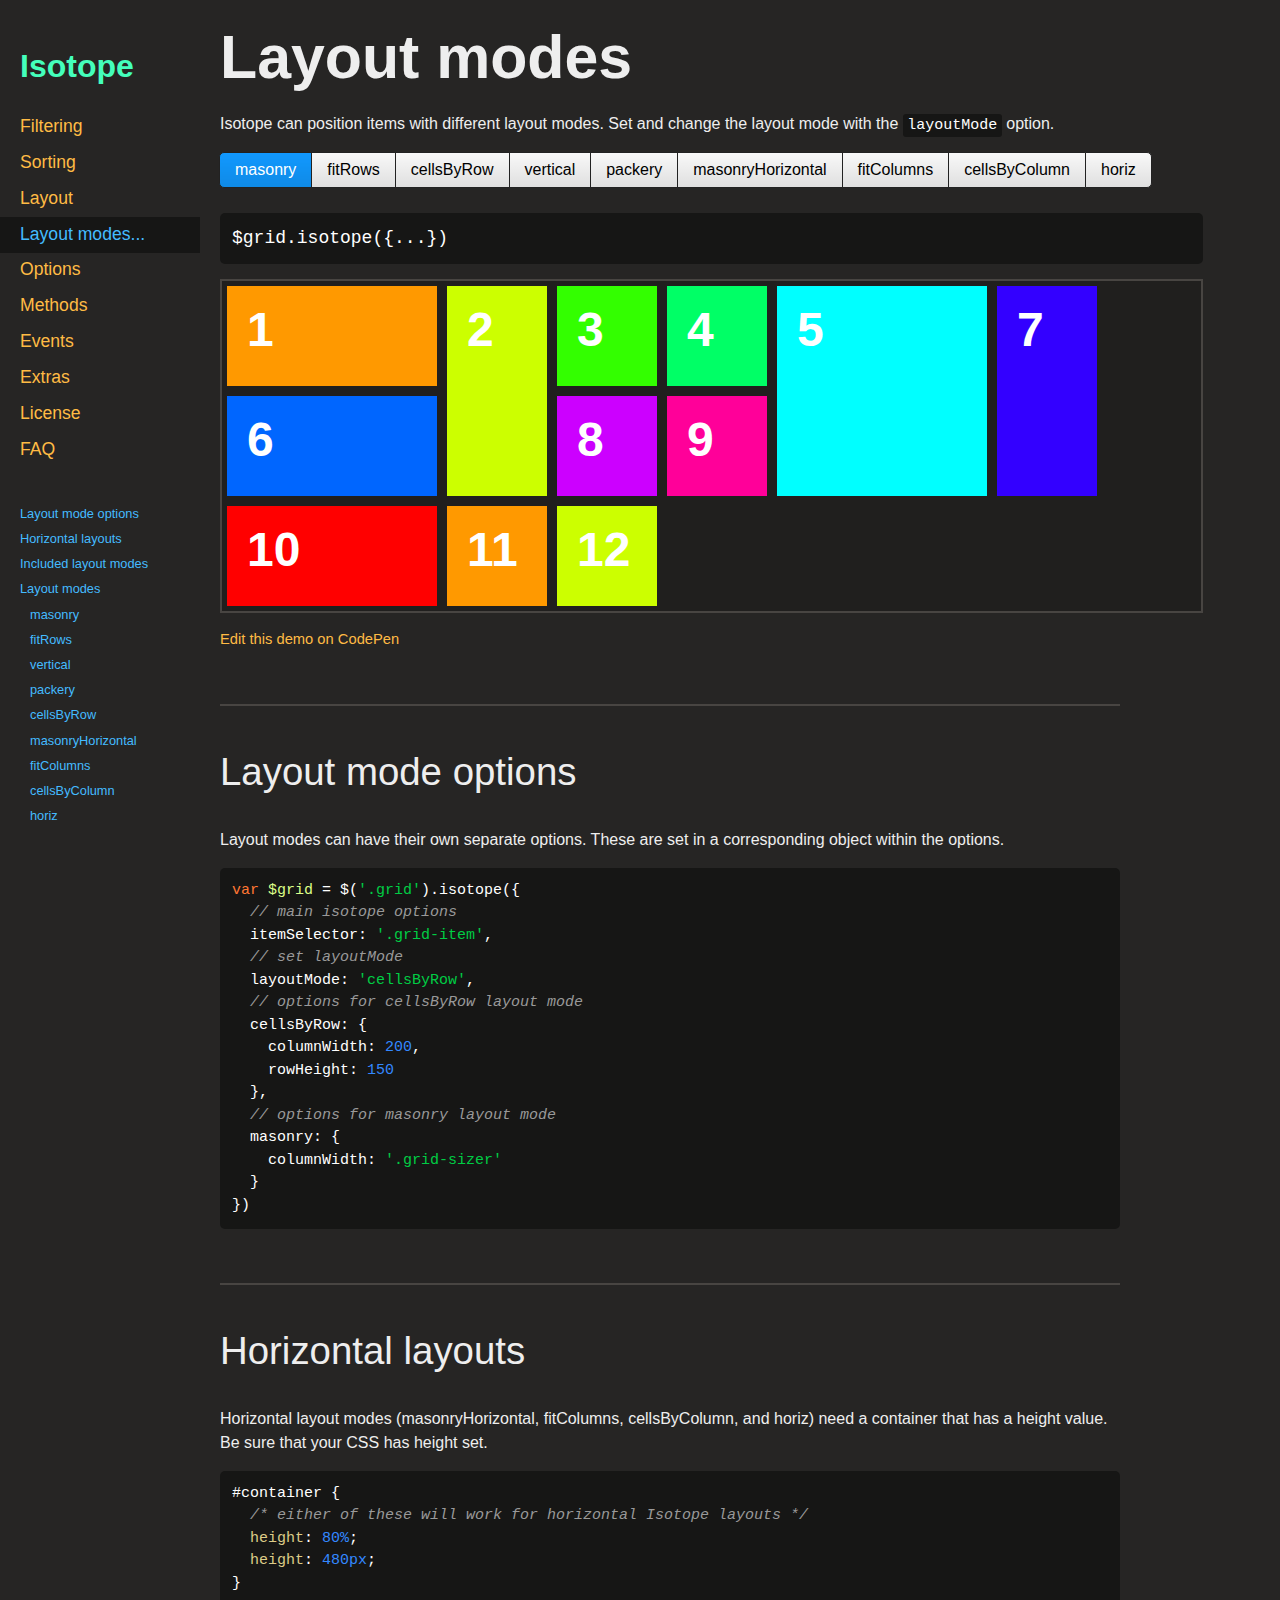
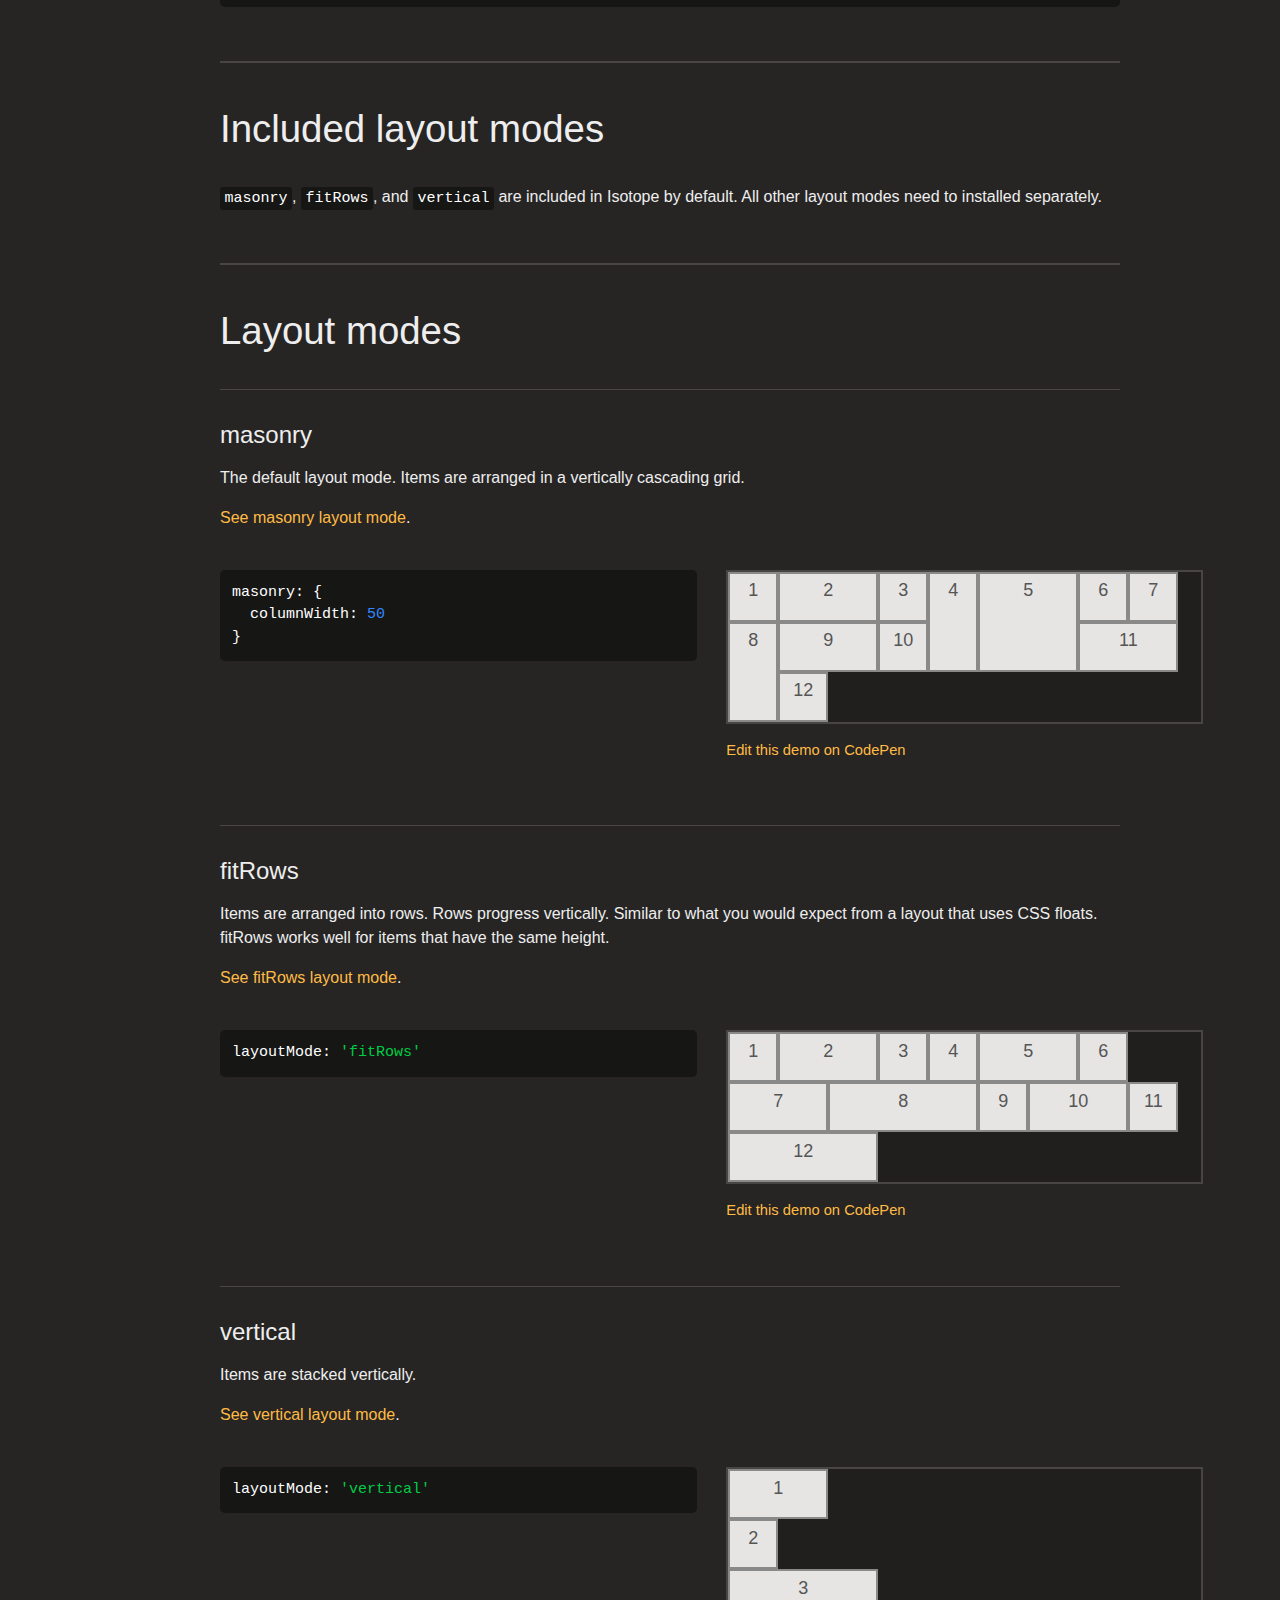
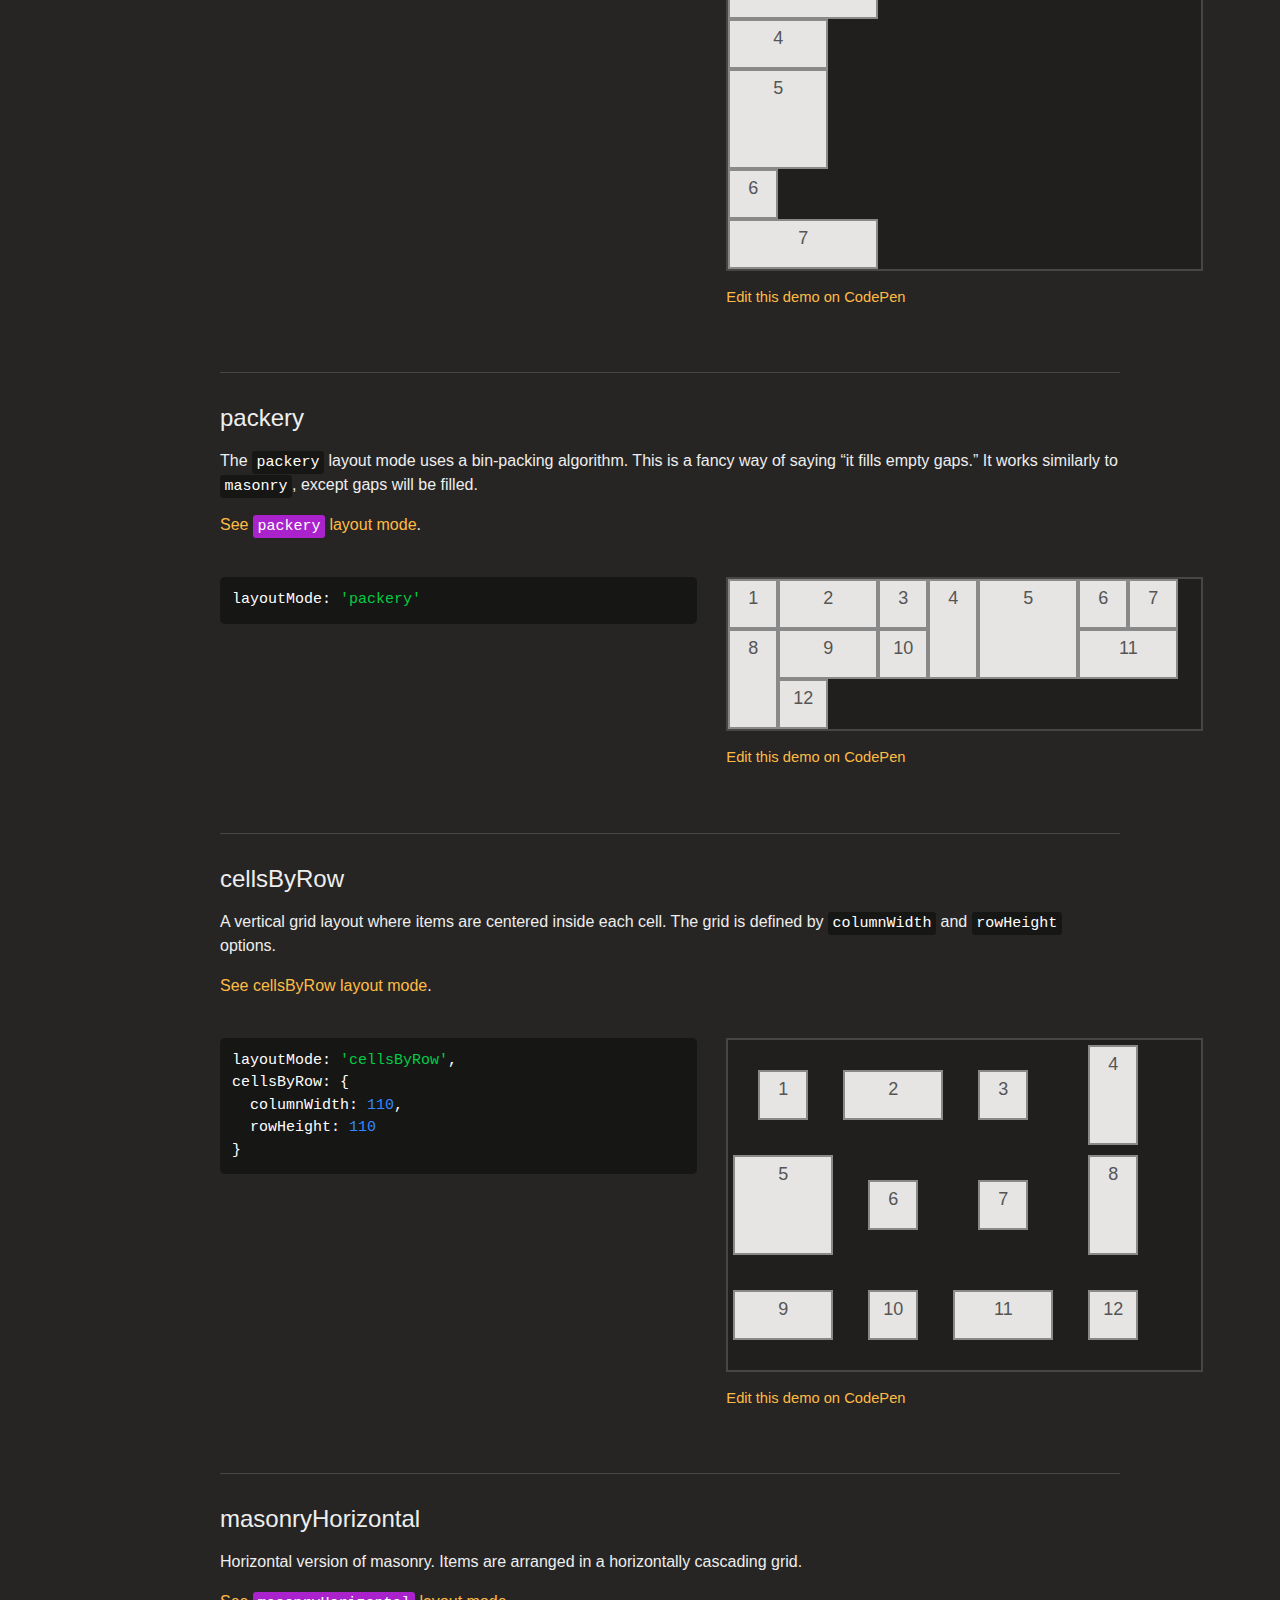
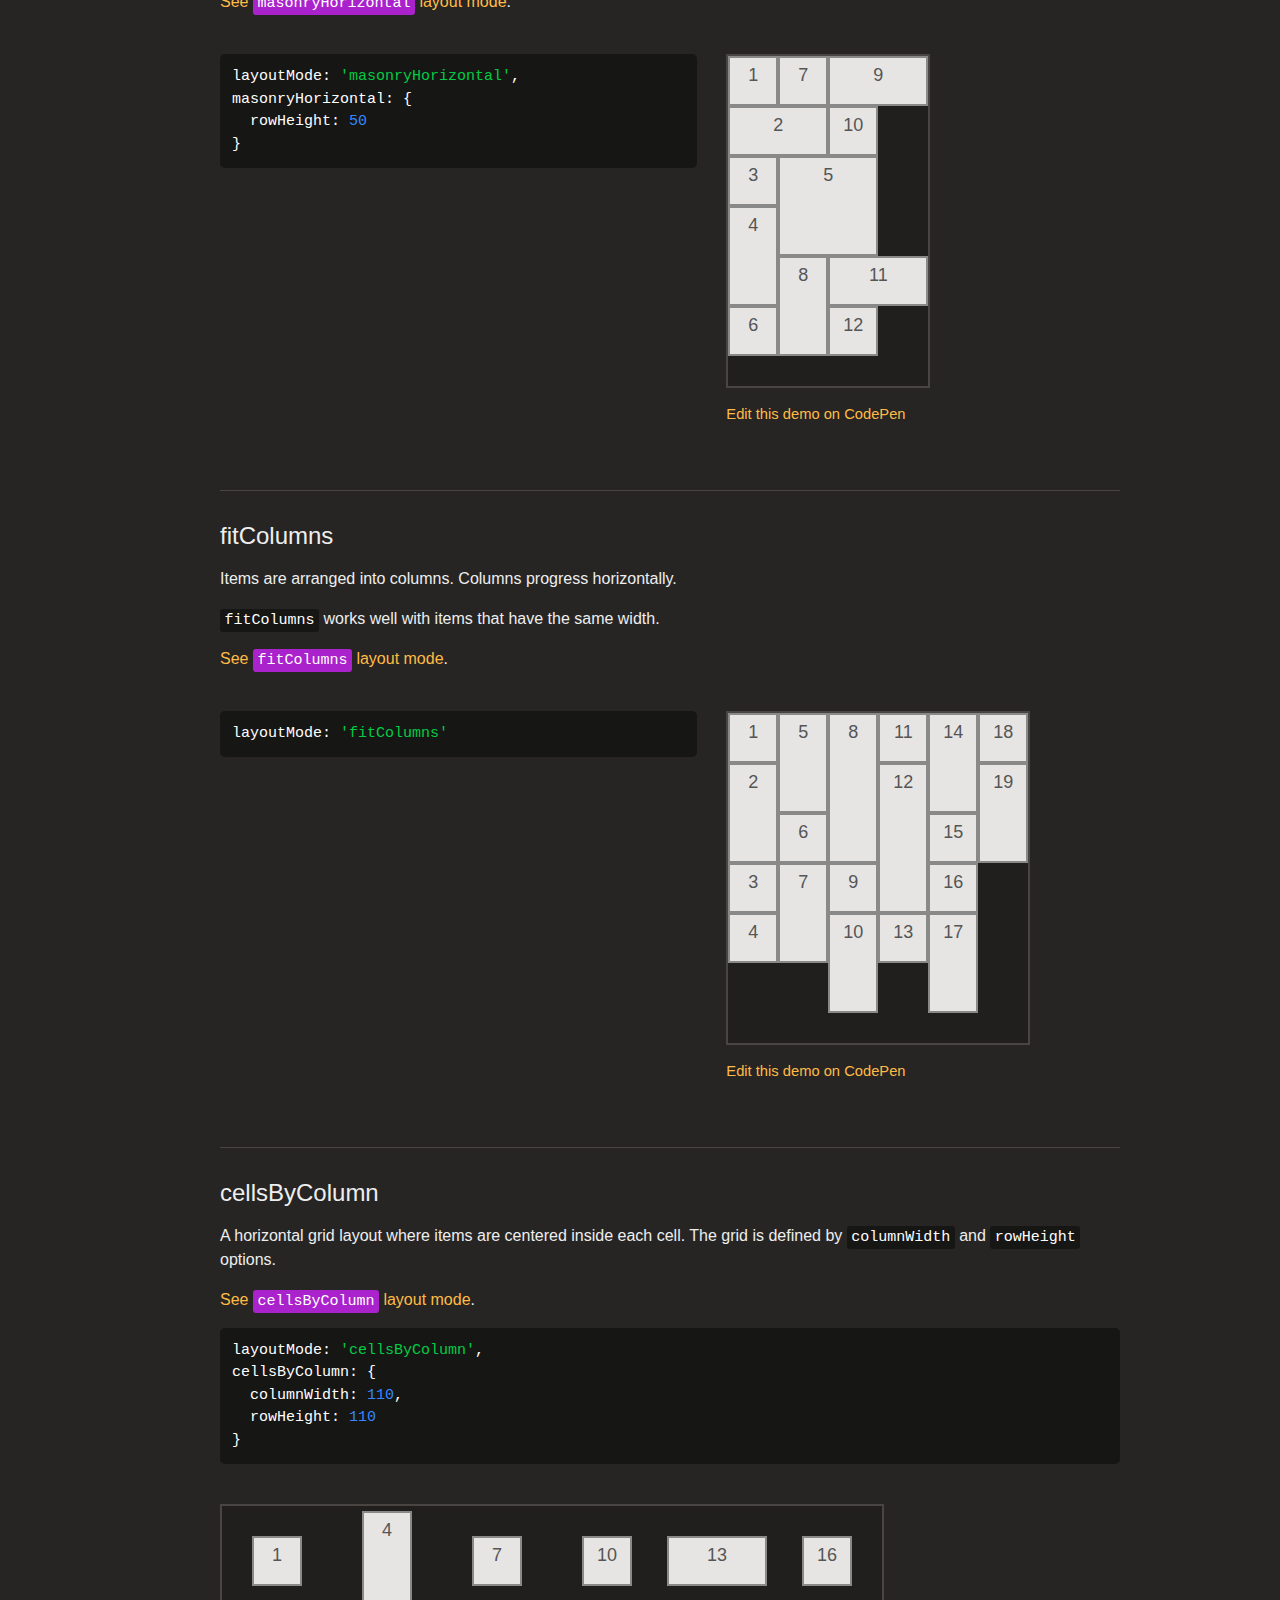
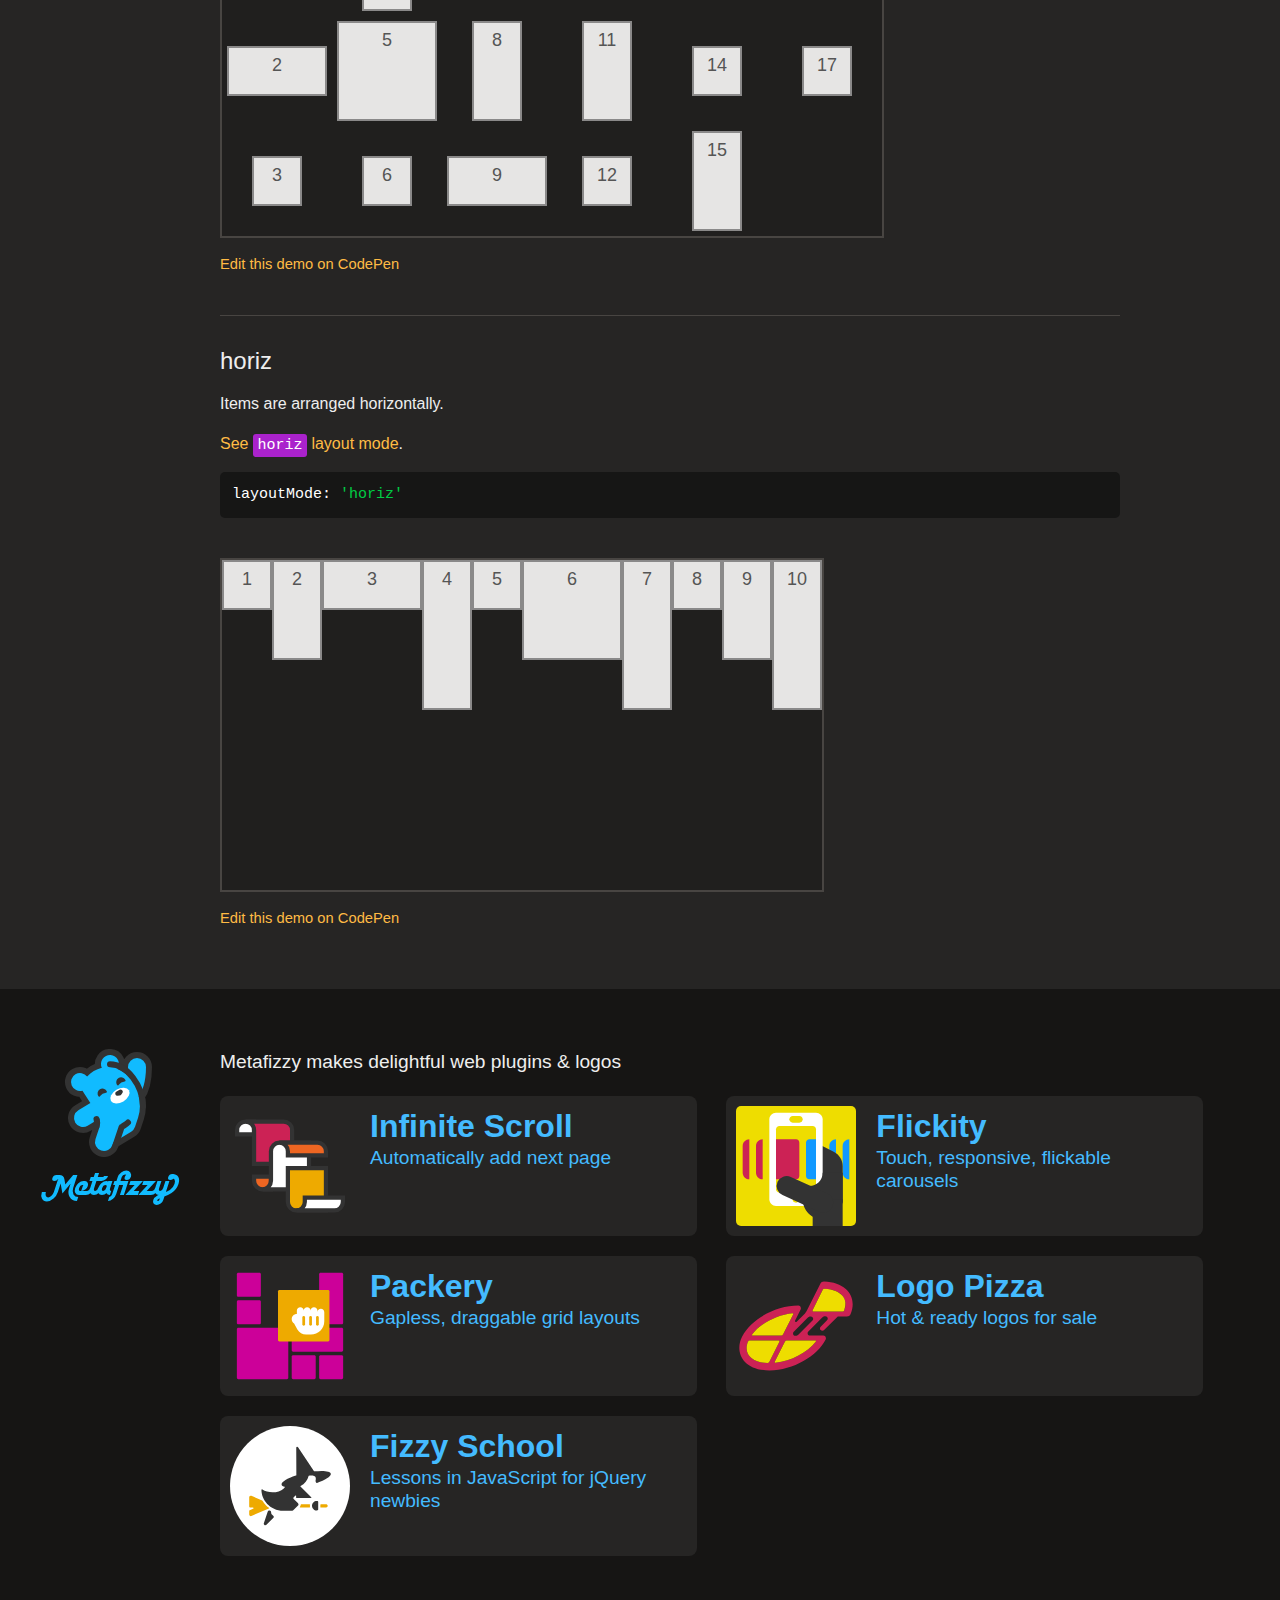
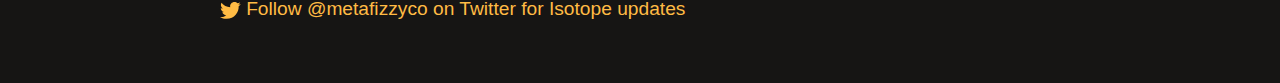
<file: image/isotope-docs/layout-modes.html>
<!doctype html>
<html class="export" lang="en">
<head>
  <meta charset="utf-8">
  <meta name="viewport" content="width=device-width">
  <meta name="description" content="Filter &amp; sort magical layouts">

  <title>Isotope &#xB7; Layout modes</title>

    <!-- Isotope does not require any CSS files -->
    <link rel="stylesheet" href="css/isotope-docs.css?6" media="screen">

  <meta name="twitter:card" content="summary">
  <meta name="twitter:site" content="@metafizzyco">
  <meta name="twitter:url" content="https://isotope.metafizzy.co/layout-modes.html">
  <meta name="twitter:title" content="Isotope Layout modes">
  <meta name="twitter:description" content="Filter &amp; sort magical layouts">

</head>
<body class="page--layout-modes">


  <div class="nav">
    <h1 class="nav__title"><a href=".">Isotope</a></h1>
  
    <ol class="site-nav">
      <li class="site-nav__item site-nav__item--filtering">
        <a class="site-nav__item__link" href="filtering.html">Filtering</a></li>
      <li class="site-nav__item site-nav__item--sorting">
        <a class="site-nav__item__link" href="sorting.html">Sorting</a></li>
      <li class="site-nav__item site-nav__item--layout ">
        <a class="site-nav__item__link" href="layout.html">Layout</a>
      </li>
      <li class="site-nav__item site-nav__item--layout-modes sub-nav-parent">
        <a class="site-nav__item__link" href="layout-modes.html">Layout modes</a>
        <ul class="sub-nav">
            <li class="sub-nav__item sub-nav__item--masonry">
              <a class="sub-nav__item__link" href="layout-modes/masonry.html">masonry</a></li>
            <li class="sub-nav__item sub-nav__item--fitrows">
              <a class="sub-nav__item__link" href="layout-modes/fitrows.html">fitRows</a></li>
            <li class="sub-nav__item sub-nav__item--vertical">
              <a class="sub-nav__item__link" href="layout-modes/vertical.html">vertical</a></li>
            <li class="sub-nav__item sub-nav__item--packery">
              <a class="sub-nav__item__link" href="layout-modes/packery.html">packery</a></li>
            <li class="sub-nav__item sub-nav__item--cellsbyrow">
              <a class="sub-nav__item__link" href="layout-modes/cellsbyrow.html">cellsByRow</a></li>
            <li class="sub-nav__item sub-nav__item--masonryhorizontal">
              <a class="sub-nav__item__link" href="layout-modes/masonryhorizontal.html">masonryHorizontal</a></li>
            <li class="sub-nav__item sub-nav__item--fitcolumns">
              <a class="sub-nav__item__link" href="layout-modes/fitcolumns.html">fitColumns</a></li>
            <li class="sub-nav__item sub-nav__item--cellsbycolumn">
              <a class="sub-nav__item__link" href="layout-modes/cellsbycolumn.html">cellsByColumn</a></li>
            <li class="sub-nav__item sub-nav__item--horiz">
              <a class="sub-nav__item__link" href="layout-modes/horiz.html">horiz</a></li>
        </ul>
      </li>
      <li class="site-nav__item site-nav__item--options">
        <a class="site-nav__item__link" href="options.html">Options</a></li>
      <li class="site-nav__item site-nav__item--methods">
        <a class="site-nav__item__link" href="methods.html">Methods</a></li>
      <li class="site-nav__item site-nav__item--events">
        <a class="site-nav__item__link" href="events.html">Events</a></li>
      <li class="site-nav__item site-nav__item--extras">
        <a class="site-nav__item__link" href="extras.html">Extras</a></li>
      <li class="site-nav__item site-nav__item--license">
        <a class="site-nav__item__link" href="license.html">License</a></li>
      <li class="site-nav__item site-nav__item--faq">
        <a class="site-nav__item__link" href="faq.html">FAQ</a></li>
    </ol>
  
    <ul class="page-nav" data-js="page-nav">
<li class="page-nav__item page-nav__item--h2"><a href="#layout-mode-options">Layout mode options</a></li>
<li class="page-nav__item page-nav__item--h2"><a href="#horizontal-layouts">Horizontal layouts</a></li>
<li class="page-nav__item page-nav__item--h2"><a href="#included-layout-modes">Included layout modes</a></li>
<li class="page-nav__item page-nav__item--h2"><a href="#layout-modes">Layout modes</a></li>
<li class="page-nav__item page-nav__item--h3"><a href="#masonry">masonry</a></li>
<li class="page-nav__item page-nav__item--h3"><a href="#fitrows">fitRows</a></li>
<li class="page-nav__item page-nav__item--h3"><a href="#vertical">vertical</a></li>
<li class="page-nav__item page-nav__item--h3"><a href="#packery">packery</a></li>
<li class="page-nav__item page-nav__item--h3"><a href="#cellsbyrow">cellsByRow</a></li>
<li class="page-nav__item page-nav__item--h3"><a href="#masonryhorizontal">masonryHorizontal</a></li>
<li class="page-nav__item page-nav__item--h3"><a href="#fitcolumns">fitColumns</a></li>
<li class="page-nav__item page-nav__item--h3"><a href="#cellsbycolumn">cellsByColumn</a></li>
<li class="page-nav__item page-nav__item--h3"><a href="#horiz">horiz</a></li>
</ul>
  </div>


  <div id="content" class="main">
    <div class="container">
        <h1>Layout modes</h1>


<p>Isotope can position items with different layout modes. Set and change the layout mode with the <code>layoutMode</code> option.</p>

<div class="big-demo go-wide" data-js="layout-modes-demo">

  <div class="button-group js-radio-button-group">
    <button class="button is-checked" data-layout-mode="masonry" checked="checked">masonry</button>
    <button class="button" data-layout-mode="fitRows">fitRows</button>
    <button class="button" data-layout-mode="cellsByRow">cellsByRow</button>
    <button class="button" data-layout-mode="vertical">vertical</button>
    <button class="button" data-layout-mode="packery">packery</button>
    <button class="button" data-layout-mode="masonryHorizontal" data-is-horizontal="true">masonryHorizontal</button>
    <button class="button" data-layout-mode="fitColumns" data-is-horizontal="true">fitColumns</button>
    <button class="button" data-layout-mode="cellsByColumn" data-is-horizontal="true">cellsByColumn</button>
    <button class="button" data-layout-mode="horiz" data-is-horizontal="true">horiz</button>
  </div>

  <pre class="code-display"><code>$grid.isotope({...})</code></pre>

  <div class="grid">
    <div class="grid-splash-item grid-splash-item--width2">1</div>
    <div class="grid-splash-item grid-splash-item--height2">2</div>
    <div class="grid-splash-item">3</div>
    <div class="grid-splash-item">4</div>
    <div class="grid-splash-item grid-splash-item--width2 grid-splash-item--height2">5</div>
    <div class="grid-splash-item grid-splash-item--width2">6</div>
    <div class="grid-splash-item grid-splash-item--height2">7</div>
    <div class="grid-splash-item">8</div>
    <div class="grid-splash-item">9</div>
    <div class="grid-splash-item grid-splash-item--width2">10</div>
    <div class="grid-splash-item">11</div>
    <div class="grid-splash-item">12</div>
  </div>

  <p class="edit-demo">
      <a href="https://codepen.io/desandro/pen/ClgeH">Edit this demo on CodePen</a>
  </p>
</div>

<h2 id="layout-mode-options">Layout mode options</h2>

<p>Layout modes can have their own separate options. These are set in a corresponding object within the options.</p>

<pre><code class="js"><span class="keyword">var</span> <span class="jquery_var">$grid</span> = $(<span class="string">&apos;.grid&apos;</span>).isotope({
  <span class="comment">// main isotope options</span>
  itemSelector: <span class="string">&apos;.grid-item&apos;</span>,
  <span class="comment">// set layoutMode</span>
  layoutMode: <span class="string">&apos;cellsByRow&apos;</span>,
  <span class="comment">// options for cellsByRow layout mode</span>
  cellsByRow: {
    <span class="attr">columnWidth</span>: <span class="number">200</span>,
    <span class="attr">rowHeight</span>: <span class="number">150</span>
  },
  <span class="comment">// options for masonry layout mode</span>
  masonry: {
    <span class="attr">columnWidth</span>: <span class="string">&apos;.grid-sizer&apos;</span>
  }
})
</code></pre>


<h2 id="horizontal-layouts">Horizontal layouts</h2>

<p>Horizontal layout modes (masonryHorizontal, fitColumns, cellsByColumn, and horiz) need a container that has a height value. Be sure that your CSS has height set.</p>

<pre><code class="css"><span class="selector-id">#container</span> {
  <span class="comment">/* either of these will work for horizontal Isotope layouts */</span>
  <span class="attribute">height</span>: <span class="number">80%</span>;
  <span class="attribute">height</span>: <span class="number">480px</span>;
}
</code></pre>


<h2 id="included-layout-modes">Included layout modes</h2>

<p><code>masonry</code>, <code>fitRows</code>, and <code>vertical</code> are included in Isotope by default. All other layout modes need to installed separately.</p>


<h2 id="layout-modes">Layout modes</h2>


<h3 id="masonry">masonry</h3>

<p>The default layout mode. Items are arranged in a vertically cascading grid.</p>

<p><a href="layout-modes/masonry.html">See masonry layout mode</a>.</p>

<div class="duo example">
  <div class="duo__cell example__code">
<pre><code class="js">masonry: {
  <span class="attr">columnWidth</span>: <span class="number">50</span>
}
</code></pre>
  </div>
  <div class="duo__cell example__demo">
    <div class="grid grid--counting" data-isotope="{ &quot;masonry&quot;: { &quot;columnWidth&quot;: 50 } }">
      <div class="grid-item"></div>
      <div class="grid-item grid-item--width2"></div>
      <div class="grid-item"></div>
      <div class="grid-item grid-item--height2"></div>
      <div class="grid-item grid-item--width2 grid-item--height2"></div>
      <div class="grid-item"></div>
      <div class="grid-item"></div>
      <div class="grid-item grid-item--height2"></div>
      <div class="grid-item grid-item--width2"></div>
      <div class="grid-item"></div>
      <div class="grid-item grid-item--width2"></div>
      <div class="grid-item"></div>
    </div>
    <p class="edit-demo">
        <a href="https://codepen.io/desandro/pen/mEinp">Edit this demo on CodePen</a>
    </p>
  </div>
</div>


<h3 id="fitrows">fitRows</h3>

<p>Items are arranged into rows. Rows progress vertically. Similar to what you would expect from a layout that uses CSS floats. fitRows works well for items that have the same height.</p>

<p><a href="layout-modes/fitrows.html">See fitRows layout mode</a>.</p>

<div class="duo example">
  <div class="duo__cell example__code">
<pre><code class="js">layoutMode: <span class="string">&apos;fitRows&apos;</span>
</code></pre>
  </div>
  <div class="duo__cell example__demo">
    <div class="grid grid--counting" data-isotope="{ &quot;layoutMode&quot;: &quot;fitRows&quot; }">
      <div class="grid-item"></div>
      <div class="grid-item grid-item--width2"></div>
      <div class="grid-item"></div>
      <div class="grid-item"></div>
      <div class="grid-item grid-item--width2"></div>
      <div class="grid-item"></div>
      <div class="grid-item grid-item--width2"></div>
      <div class="grid-item grid-item--width3"></div>
      <div class="grid-item"></div>
      <div class="grid-item grid-item--width2"></div>
      <div class="grid-item"></div>
      <div class="grid-item grid-item--width3"></div>
    </div>
    <p class="edit-demo">
        <a href="https://codepen.io/desandro/pen/nCskp">Edit this demo on CodePen</a>
    </p>
  </div>
</div>


<h3 id="vertical">vertical</h3>

<p>Items are stacked vertically.</p>

<p><a href="layout-modes/vertical.html">See vertical layout mode</a>.</p>

<div class="duo example">
  <div class="duo__cell example__code">
<pre><code class="js">layoutMode: <span class="string">&apos;vertical&apos;</span>
</code></pre>
  </div>
  <div class="duo__cell example__demo">
    <div class="grid grid--counting" data-isotope="{ &quot;layoutMode&quot;: &quot;vertical&quot; }">
      <div class="grid-item grid-item--width2"></div>
      <div class="grid-item"></div>
      <div class="grid-item grid-item--width3"></div>
      <div class="grid-item grid-item--width2"></div>
      <div class="grid-item grid-item--width2 grid-item--height2"></div>
      <div class="grid-item"></div>
      <div class="grid-item grid-item--width3"></div>
    </div>
    <p class="edit-demo">
        <a href="https://codepen.io/desandro/pen/oXxepd">Edit this demo on CodePen</a>
    </p>
  </div>
</div>


<h3 id="packery">packery</h3>

<p>The <code>packery</code> layout mode uses a bin-packing algorithm. This is a fancy way of saying &#x201C;it fills empty gaps.&#x201D; It works similarly to <code>masonry</code>, except gaps will be filled.</p>

<p><a href="layout-modes/packery.html">See <code>packery</code> layout mode</a>.</p>

<div class="duo example">
  <div class="duo__cell example__code">
<pre><code class="js">layoutMode: <span class="string">&apos;packery&apos;</span>
</code></pre>
  </div>
  <div class="duo__cell example__demo">
    <div class="grid grid--counting" data-isotope="{ &quot;layoutMode&quot;: &quot;packery&quot; }">
      <div class="grid-item"></div>
      <div class="grid-item grid-item--width2"></div>
      <div class="grid-item"></div>
      <div class="grid-item grid-item--height2"></div>
      <div class="grid-item grid-item--width2 grid-item--height2"></div>
      <div class="grid-item"></div>
      <div class="grid-item"></div>
      <div class="grid-item grid-item--height2"></div>
      <div class="grid-item grid-item--width2"></div>
      <div class="grid-item"></div>
      <div class="grid-item grid-item--width2"></div>
      <div class="grid-item"></div>
    </div>
    <p class="edit-demo">
        <a href="https://codepen.io/desandro/pen/vdwmb">Edit this demo on CodePen</a>
    </p>
  </div>
</div>


<h3 id="cellsbyrow">cellsByRow</h3>

<p>A vertical grid layout where items are centered inside each cell. The grid is defined by <code>columnWidth</code> and <code>rowHeight</code> options.</p>

<p><a href="layout-modes/cellsbyrow.html">See cellsByRow layout mode</a>.</p>

<div class="duo example">
  <div class="duo__cell example__code">
<pre><code class="js">layoutMode: <span class="string">&apos;cellsByRow&apos;</span>,
<span class="attr">cellsByRow</span>: {
  <span class="attr">columnWidth</span>: <span class="number">110</span>,
  <span class="attr">rowHeight</span>: <span class="number">110</span>
}
</code></pre>
  </div>
  <div class="duo__cell example__demo">
    <div class="grid grid--counting" data-isotope="{ &quot;layoutMode&quot;: &quot;cellsByRow&quot;, &quot;cellsByRow&quot;: { &quot;columnWidth&quot;: 110, &quot;rowHeight&quot;: 110 } }">
      <div class="grid-item"></div>
      <div class="grid-item grid-item--width2"></div>
      <div class="grid-item"></div>
      <div class="grid-item grid-item--height2"></div>
      <div class="grid-item grid-item--width2 grid-item--height2"></div>
      <div class="grid-item"></div>
      <div class="grid-item"></div>
      <div class="grid-item grid-item--height2"></div>
      <div class="grid-item grid-item--width2"></div>
      <div class="grid-item"></div>
      <div class="grid-item grid-item--width2"></div>
      <div class="grid-item"></div>
    </div>

    <p class="edit-demo">
        <a href="https://codepen.io/desandro/pen/zFart">Edit this demo on CodePen</a>
    </p>
  </div>
</div>


<h3 id="masonryhorizontal">masonryHorizontal</h3>

<p>Horizontal version of masonry. Items are arranged in a horizontally cascading grid.</p>

<p><a href="layout-modes/masonryhorizontal.html">See <code>masonryHorizontal</code> layout mode</a>.</p>

<div class="duo example">
  <div class="duo__cell example__code">
<pre><code class="js">layoutMode: <span class="string">&apos;masonryHorizontal&apos;</span>,
<span class="attr">masonryHorizontal</span>: {
  <span class="attr">rowHeight</span>: <span class="number">50</span>
}
</code></pre>
  </div>
  <div class="duo__cell example__demo">
    <div class="grid grid--counting grid--horizontal horizontal counting" data-isotope="{ &quot;layoutMode&quot;: &quot;masonryHorizontal&quot;, &quot;masonryHorizontal&quot;: { &quot;rowHeight&quot;: 50 } }">
      <div class="grid-item"></div>
      <div class="grid-item grid-item--width2"></div>
      <div class="grid-item"></div>
      <div class="grid-item grid-item--height2"></div>
      <div class="grid-item grid-item--width2 grid-item--height2"></div>
      <div class="grid-item"></div>
      <div class="grid-item"></div>
      <div class="grid-item grid-item--height2"></div>
      <div class="grid-item grid-item--width2"></div>
      <div class="grid-item"></div>
      <div class="grid-item grid-item--width2"></div>
      <div class="grid-item"></div>
    </div>
    <p class="edit-demo">
        <a href="https://codepen.io/desandro/pen/oCiAD">Edit this demo on CodePen</a>
    </p>
  </div>
</div>


<h3 id="fitcolumns">fitColumns</h3>

<p>Items are arranged into columns. Columns progress horizontally.</p>

<p><code>fitColumns</code> works well with items that have the same width.</p>

<p><a href="layout-modes/fitcolumns.html">See <code>fitColumns</code> layout mode</a>.</p>

<div class="duo example">
  <div class="duo__cell example__code">
<pre><code class="js">layoutMode: <span class="string">&apos;fitColumns&apos;</span>
</code></pre>
  </div>
  <div class="duo__cell example__demo">
    <div class="grid grid--counting grid--horizontal" data-isotope="{ &quot;layoutMode&quot;: &quot;fitColumns&quot; }">
      <div class="grid-item"></div>
      <div class="grid-item grid-item--height2"></div>
      <div class="grid-item"></div>
      <div class="grid-item"></div>
      <div class="grid-item grid-item--height2"></div>
      <div class="grid-item"></div>
      <div class="grid-item grid-item--height2"></div>
      <div class="grid-item grid-item--height3"></div>
      <div class="grid-item"></div>
      <div class="grid-item grid-item--height2"></div>
      <div class="grid-item"></div>
      <div class="grid-item grid-item--height3"></div>
      <div class="grid-item"></div>
      <div class="grid-item grid-item--height2"></div>
      <div class="grid-item"></div>
      <div class="grid-item"></div>
      <div class="grid-item grid-item--height2"></div>
      <div class="grid-item"></div>
      <div class="grid-item grid-item--height2"></div>
    </div>
    <p class="edit-demo">
        <a href="https://codepen.io/desandro/pen/zEAwi">Edit this demo on CodePen</a>
    </p>
  </div>
</div>


<h3 id="cellsbycolumn">cellsByColumn</h3>

<p>A horizontal grid layout where items are centered inside each cell. The grid is defined by <code>columnWidth</code> and <code>rowHeight</code> options.</p>

<p><a href="layout-modes/cellsbycolumn.html">See <code>cellsByColumn</code> layout mode</a>.</p>

<pre><code class="js">layoutMode: <span class="string">&apos;cellsByColumn&apos;</span>,
<span class="attr">cellsByColumn</span>: {
  <span class="attr">columnWidth</span>: <span class="number">110</span>,
  <span class="attr">rowHeight</span>: <span class="number">110</span>
}
</code></pre>

<div class="example">
  <div class="grid grid--counting grid--horizontal" data-isotope="{ &quot;layoutMode&quot;: &quot;cellsByColumn&quot;, &quot;cellsByColumn&quot;: { &quot;columnWidth&quot;: 110, &quot;rowHeight&quot;: 110 } }">
    <div class="grid-item"></div>
    <div class="grid-item grid-item--width2"></div>
    <div class="grid-item"></div>
    <div class="grid-item grid-item--height2"></div>
    <div class="grid-item grid-item--width2 grid-item--height2"></div>
    <div class="grid-item"></div>
    <div class="grid-item"></div>
    <div class="grid-item grid-item--height2"></div>
    <div class="grid-item grid-item--width2"></div>
    <div class="grid-item"></div>
    <div class="grid-item grid-item--height2"></div>
    <div class="grid-item"></div>
    <div class="grid-item grid-item--width2"></div>
    <div class="grid-item"></div>
    <div class="grid-item grid-item--height2"></div>
    <div class="grid-item"></div>
    <div class="grid-item"></div>
  </div>
  <p class="edit-demo">
      <a href="https://codepen.io/desandro/pen/qAlEy">Edit this demo on CodePen</a>
  </p>
</div>


<h3 id="horiz">horiz</h3>

<p>Items are arranged horizontally.</p>

<p><a href="layout-modes/horiz.html">See <code>horiz</code> layout mode</a>.</p>

<pre><code class="js">layoutMode: <span class="string">&apos;horiz&apos;</span>
</code></pre>

<div class="example">
  <div class="grid grid--counting grid--horizontal" data-isotope="{ &quot;layoutMode&quot;: &quot;horiz&quot; }">
    <div class="grid-item"></div>
    <div class="grid-item grid-item--height2"></div>
    <div class="grid-item grid-item--width2"></div>
    <div class="grid-item grid-item--height3"></div>
    <div class="grid-item"></div>
    <div class="grid-item grid-item--width2 grid-item--height2"></div>
    <div class="grid-item grid-item--height3"></div>
    <div class="grid-item"></div>
    <div class="grid-item grid-item--height2"></div>
    <div class="grid-item grid-item--height3"></div>
  </div>
  <p class="edit-demo">
      <a href="https://codepen.io/desandro/pen/uGetl">Edit this demo on CodePen</a>
  </p>
</div>


    </div>
  </div>

  <footer class="site-footer">
  
    <div class="container">
  
      <p class="site-footer__copy">Metafizzy makes delightful web plugins &amp; logos</p>
  
      <div class="showcase">
      
        <ul class="showcase-item-list">
      
            <li class="showcase-item">
              <a class="showcase-item__link" href="https://infinite-scroll.com">
                <div class="showcase-item__image">
                    <svg class="infinite-scroll-illo" xmlns="http://www.w3.org/2000/svg" viewbox="0 0 520 520" width="200" height="200">
                      <path class="infinite-scroll-illo__page infinite-scroll-illo__page--back" d="M90,110H10V90c0-22,18-40,40-40h40V110z"/>
                      <path class="infinite-scroll-illo__page infinite-scroll-illo__page--front1" d="M270,90L270,90c0-22-18-40-40-40h0H50h0c22,0,40,18,40,40v0v0v160h180V90z"/>
                      <path class="infinite-scroll-illo__page infinite-scroll-illo__page--front2" d="M170,330v-20H90v20v0c0,22,18,40,40,40h0h40V330z"/>
                      <path class="infinite-scroll-illo__page infinite-scroll-illo__page--back" d="M350,150H210c-22,0-40,18-40,40v140v0c0,22-18,40-40,40h0h220V150z"/>
                      <path class="infinite-scroll-illo__page infinite-scroll-illo__page--front3" d="M430,470V270H250v160c0,22,18,40,40,40H430z"/>
                      <path class="infinite-scroll-illo__page infinite-scroll-illo__page--front2" d="M250,190v20h180v-20c0-22-18-40-40-40H210h0C232,150,250,168,250,190L250,190z"/>
                      <path class="infinite-scroll-illo__page infinite-scroll-illo__page--back" d="M330,410v20v0c0,22-18,40-40,40h0h180c22,0,40-18,40-40v-20H330z"/>
                    </svg>
                </div>
                <div class="showcase-item__text">
                  <h3 class="showcase-item__title">Infinite Scroll</h3>
                  <p class="showcase-item__description">Automatically add next page</p>
                </div>
              </a>
            </li>
      
            <li class="showcase-item">
              <a class="showcase-item__link" href="https://flickity.metafizzy.co">
                <div class="showcase-item__image">
                    <svg class="flickity-illo" xmlns="http://www.w3.org/2000/svg" viewbox="0 0 360 360" width="100" height="100">
                      <path class="flickity-illo__color1" fill="#19F" d="M300 220L300 220c-11 0-20-9-20-20v-80c0-11 9-20 20-20h0V220z"/>
                      <path class="flickity-illo__color1" fill="#19F" d="M340 220L340 220c-11 0-20-9-20-20v-80c0-11 9-20 20-20h0V220z"/>
                      <path class="flickity-illo__color2" fill="#333" d="M320 290V180c0-18-10-35-27-43L240 110v180H320z"/>
                      <path class="flickity-illo__color3" fill="white" d="M240 300H120c-11 0-20-9-20-20V40c0-11 9-20 20-20h120c11 0 20 9 20 20v240C260 291 251 300 240 300z"/>
                      <path class="flickity-illo__color4" fill="#ED0" d="M230 260H130c-6 0-10-5-10-10V70c0-6 5-10 10-10h100c6 0 10 5 10 10v180 C240 256 236 260 230 260z"/>
                      <path class="flickity-illo__color2" fill="#333" d="M260 200h60v81c0 32-26 59-59 59h0c-34 0-61-27-61-61V240h20 C242 240 260 222 260 200L260 200z"/>
                      <path class="flickity-illo__color5" fill="#C25" d="M180 220h-60V100h60c6 0 10 5 10 10v100C190 216 186 220 180 220z"/>
                      <path class="flickity-illo__color1" fill="#19F" d="M240 220h-20c-6 0-10-5-10-10V110c0-6 5-10 10-10h20V220z"/>
                      <rect class="flickity-illo__color2" fill="#333" x="230" y="280" width="90" height="80"/>
                      <circle class="flickity-illo__color4" fill="#ED0" cx="180" cy="280" r="10"/>
                      <line class="flickity-illo__thumb" stroke="#333" stroke-width="60" stroke-linecap="round" x1="262" y1="290" x2="152" y2="240"/>
                      <path class="flickity-illo__color4" fill="#ED0" d="M190 50h-20c-6 0-10-5-10-10v0c0-6 5-10 10-10h20c6 0 10 5 10 10v0C200 46 196 50 190 50z"/>
                      <path class="flickity-illo__color5" fill="#C25" d="M80 220L80 220c-11 0-20-9-20-20v-80c0-11 9-20 20-20h0V220z"/>
                      <path class="flickity-illo__color5" fill="#C25" d="M40 220L40 220c-11 0-20-9-20-20v-80c0-11 9-20 20-20h0V220z"/>
                    </svg>
                </div>
                <div class="showcase-item__text">
                  <h3 class="showcase-item__title">Flickity</h3>
                  <p class="showcase-item__description">Touch, responsive, flickable carousels</p>
                </div>
              </a>
            </li>
      
            <li class="showcase-item">
              <a class="showcase-item__link" href="https://packery.metafizzy.co">
                <div class="showcase-item__image">
                    <svg class="packery-illo" xmlns="http://www.w3.org/2000/svg" viewbox="0 0 700 700" width="100" height="100">
                      <path class="packery-illo__item" fill="#C09" d="M172 180H48c-4 0-8-4-8-8V48c0-4 4-8 8-8h124c4 0 8 4 8 8v124C180 176 176 180 172 180z"/>
                      <path class="packery-illo__item" fill="#C09" d="M172 340H48c-4 0-8-4-8-8V208c0-4 4-8 8-8h124c4 0 8 4 8 8v124C180 336 176 340 172 340z"/>
                      <path class="packery-illo__item" fill="#C09" d="M492 660H368c-4 0-8-4-8-8V528c0-4 4-8 8-8h124c4 0 8 4 8 8v124C500 656 496 660 492 660z"/>
                      <path class="packery-illo__item" fill="#C09" d="M652 660H528c-4 0-8-4-8-8V528c0-4 4-8 8-8h124c4 0 8 4 8 8v124C660 656 656 660 652 660z"/>
                      <path class="packery-illo__item" fill="#C09" d="M652 500H368c-4 0-8-4-8-8V368c0-4 4-8 8-8h284c4 0 8 4 8 8v124C660 496 656 500 652 500z"/>
                      <path class="packery-illo__item" fill="#C09" d="M332 660H48c-4 0-8-4-8-8V368c0-4 4-8 8-8h284c4 0 8 4 8 8v284C340 656 336 660 332 660z"/>
                      <path class="packery-illo__item" fill="#C09" d="M652 340H528c-4 0-8-4-8-8V48c0-4 4-8 8-8h124c4 0 8 4 8 8v284C660 336 656 340 652 340z"/>
                      <path class="packery-illo__draggie" fill="#EA0" d="M572 440H288c-4 0-8-4-8-8V148c0-4 4-8 8-8h284c4 0 8 4 8 8v284C580 436 576 440 572 440z"/>
                      <g>
                        <path class="packery-illo__hand" fill="white" d="M530 250c-11 0-20 9-20 20v-10c0-11-9-20-20-20s-20 9-20 20c0-11-9-20-20-20s-20 9-20 20c0-11-9-20-20-20
                          s-20 9-20 20v20c-17 0-30 13-30 30c0 11 6 20 14 25l19 35c10 18 30 30 51 30h28
                          c43 0 78-35 78-78V270C550 259 541 250 530 250z"/>
                        <line class="packery-illo__hand-line" stroke="#EA0" fill="none" stroke-width="16" stroke-linecap="round" x1="430" y1="300" x2="430" y2="340"/>
                        <line class="packery-illo__hand-line" stroke="#EA0" fill="none" stroke-width="16" stroke-linecap="round" x1="470" y1="300" x2="470" y2="340"/>
                        <line class="packery-illo__hand-line" stroke="#EA0" fill="none" stroke-width="16" stroke-linecap="round" x1="510" y1="300" x2="510" y2="340"/>
                      </g>
                    </svg>
                </div>
                <div class="showcase-item__text">
                  <h3 class="showcase-item__title">Packery</h3>
                  <p class="showcase-item__description">Gapless, draggable grid layouts</p>
                </div>
              </a>
            </li>
      
            <li class="showcase-item">
              <a class="showcase-item__link" href="http://logo.pizza">
                <div class="showcase-item__image">
                    <svg class="logo-pizza-illo" xmlns="http://www.w3.org/2000/svg" viewbox="0 0 700 700" width="100" height="100">
                      <path class="logo-pizza-illo__outline" fill="#C25" d="M513 91c-9-0-17 5-21 12l-80 160c-3 5-6 10-11 15l-47 47
                        c-5 5-12-1-9-7l32-64c5-11-2-23-14-23h-0c-121 0-268 70-327 180
                        C-9 497 35 609 196 609c138 0 279-85 327-180v0c5-11-2-23-14-23h-77c-13 0-19-15-10-24
                        l81-81c5-5 11-8 18-8l0 0c13 0 19 15 10 24L494 354c-6 6-6 14 0 20c3 3 6 4 10 4
                        c4 0 7-1 10-4l80-80h53c9 0 17-5 21-13C707 190 656 97 513 91z M334 281l-59 117
                        c-2 5-7 8-13 8H97c-4 0-6-4-3-7c49-64 143-114 236-124C333 275 335 278 334 281z
                         M70 441c2-4 6-7 10-7h168c4 0 7 4 5 8l-59 118c-2 4-6 6-11 6
                        C106 565 38 521 70 441z M466 441c-49 64-143 114-236 124c-3 0-6-3-4-6l59-117
                        c2-5 7-8 13-8h166C466 434 468 438 466 441z M446 318l-81 81c-5 5-11 8-18 8l0 0
                        c-13 0-19-15-10-24l81-81c5-5 11-8 18-8l0 0C449 294 455 309 446 318z M447 258L506 139
                        c2-4 6-7 11-6c101 7 140 60 114 126c-2 4-6 7-10 7H452C448 266 445 262 447 258z"/>
                      <path class="logo-pizza-illo__slice" fill="#ED0" d="M334 281l-59 117c-2 5-7 8-13 8H97c-4 0-6-4-3-7
                        c49-64 143-114 236-124C333 275 335 278 334 281z"/>
                      <path class="logo-pizza-illo__slice" fill="#ED0" d="M70 441c2-4 6-7 10-7h168c4 0 7 4 5 8l-59 118c-2 4-6 6-11 6
                        C106 565 38 521 70 441z"/>
                      <path class="logo-pizza-illo__slice" fill="#ED0" d="M466 441c-49 64-143 114-236 124c-3 0-6-3-4-6l59-117
                        c2-5 7-8 13-8h166C466 434 468 438 466 441z"/>
                      <path class="logo-pizza-illo__slice" fill="#ED0" d="M447 258L506 139c2-4 6-7 11-6c101 7 140 60 114 126c-2 4-6 7-10 7H452
                        C448 266 445 262 447 258z"/>
                    </svg>
                </div>
                <div class="showcase-item__text">
                  <h3 class="showcase-item__title">Logo Pizza</h3>
                  <p class="showcase-item__description">Hot &amp; ready logos for sale</p>
                </div>
              </a>
            </li>
      
            <li class="showcase-item">
              <a class="showcase-item__link" href="http://fizzy.school">
                <div class="showcase-item__image">
                    <svg class="witchie-logo" xmlns="http://www.w3.org/2000/svg" viewbox="0 0 1000 1000" width="200" height="200">
                      <circle class="witchie-logo__moon" fill="white" cx="500" cy="500" r="500"/>
                      <path class="witchie-logo__broom" fill="#EA0" d="M582 675a35 35 0 0 0 8-20 3 3 0 0 1 3-2h71a3 3 0 0 1 3 3 59 59 0 0 0 0 20 3 3 0 0 1-3 3h-79A3 3 0 0 1 582 675Zm219 4a13 13 0 0 0 13-14c-1-7-7-12-14-12h-44a3 3 0 0 0-3 3v21a3 3 0 0 0 3 3ZM299 660a203 203 0 0 1-27-36 8 8 0 0 0-4-3L178 582a13 13 0 0 0-18 12v77a8 8 0 0 0 8 8h22a5 5 0 0 1 2 10L164 703a8 8 0 0 0-4 7v28a13 13 0 0 0 18 12l146-63a3 3 0 0 0 1-5A197 197 0 0 1 299 660Z"/>
                      <path class="witchie-logo__dress" fill="#333" d="M326 705h4a13 13 0 0 1 13 13v8a13 13 0 0 0 4 9l13 13a13 13 0 0 1 0 19l-56 56c-10 10-26-0-22-13L314 714A13 13 0 0 1 326 705Zm397-79c-27 0-47 26-37 54 3 7 11 16 17 19a42 42 0 0 0 19 5 38 38 0 0 0 7-1 8 8 0 0 0 6-8v-62a8 8 0 0 0-6-8 38 38 0 0 0-7-1M840 397c-3-15-33-23-77-23a521 521 0 0 0-59 4 5 5 0 0 1-5-2L567 177a8 8 0 0 0-7-4 8 8 0 0 0-8 8l1 227a5 5 0 0 1-4 5c-74 24-123 55-119 76 2 8 11 14 26 18a3 3 0 0 1 1 4l-11 11c-20 20-56 30-92 30-31 0-63-8-84-23a5 5 0 0 0-3-1 5 5 0 0 0-5 5c0 78 68 173 183 173h75a10 10 0 0 0 7-3l38-38a16 16 0 0 0 0-23l-34-34a10 10 0 0 1 0-14l15-15a3 3 0 0 1 5 2v15a5 5 0 0 0 5 5H674a4 4 0 0 0 3-7l-90-90a3 3 0 0 1 1-4c34-19 59-49 67-84a3 3 0 0 1 2-2c6-1 12-1 17-1 22 0 37 5 39 14 1 6 3 11 2 17-5 17 1 31 8 31a6 6 0 0 0 2-0C797 448 845 419 840 397Z"/>
                    </svg>
                </div>
                <div class="showcase-item__text">
                  <h3 class="showcase-item__title">Fizzy School</h3>
                  <p class="showcase-item__description">Lessons in JavaScript for jQuery newbies</p>
                </div>
              </a>
            </li>
      
        </ul> 
      
      </div>
  
      <p class="site-footer__copy">
        <a href="https://twitter.com/metafizzyco">
          <svg class="twitter-logo" xmlns="http://www.w3.org/2000/svg" viewbox="0 0 512 512" width="30" height="30">
            <path d="M512 97c-19 8-39 14-60 16 22-13 38-34 46-58-20 12-43 21-67 25-19-19-46-32-77-32-58 0-117 52-102 129-87-4-165-46-216-110-24 40-19 107 32 140-17 0-33-5-48-13v1c0 51 36 93 84 103-15 4-34 5-47 2 13 42 52 72 98 73-47 36-96 49-155 44 46 30 102 47 161 47 197 0 306-168 299-312 20-15 38-34 52-55z"/>
          </svg>
          Follow @metafizzyco on Twitter for Isotope updates
        </a>
      </p>
  
      <div class="mfzy-brand">
        <a class="mfzy-brand__link" href="https://metafizzy.co">
          <svg class="mfzy-logo" xmlns="http://www.w3.org/2000/svg" xmlns:xlink="http://www.w3.org/1999/xlink" viewbox="0 0 144 144" width="36" height="36">
            <title>Metafizzy logo</title>
            <defs>
              <path id="mfzy-logo__body" d="M 120 24 a 12 12 0 0 0-24 0 a 72 72 0 0 1 -1 11
                a 40 40 0 0 0 -13 -8.5 A 12 12 0 1 0 61.1 25.1 c -8 2 -14 6 -19.6 11.6 
                A 12 12 0 1 0 35.3 55.5 L 45.8 72.1 l -16 9.6 A 12 12 0 0 0 42.2 102.3
                L 58 92.8 a 20 20 0 0 1 -0.2 11.9 l -5.2 15.5 a 12 12 0 0 0 22.8 7.6
                l 1.1 -3.3 l 23.7 -14.2 a 12 12 0 0 0 5.2 -6.5 l 4 -12 A 50 50 0 0 0 111.9 76
                a 52 52 0 0 0 -1.6 -12.8 C 115 57 120 44 120 24Z"/>
              <path id="mfzy-logo__eye" d="M 0 6.5 a 6.5 6.5 0 0 1 13 0 c 0 3.5 -3 0.5 -6.5 0.5 s -6.5 3 -6.5 -0.5 Z"/>
              <clippath id="mfzy-logo__body-clip">
                <use xlink:href="#mfzy-logo__body"/>
              </clippath>
            </defs>
            <use class="mfzy-logo__body-outline" xlink:href="#mfzy-logo__body" fill="#333" stroke="#333" stroke-width="16"/>
            <use class="mfzy-logo__body-fill" xlink:href="#mfzy-logo__body"/>
            <g class="mfzy-logo__stripes" clip-path="url(#mfzy-logo__body-clip)">
              <rect fill="#E62" x="16" width="120" height="138"/>
              <path fill="#C25" d="M96 24L16 72V0h80v24z"/>
              <path fill="#EA0" d="M116 70L16 130v-26l95-57 5 23z"/>
              <path fill="#19F" d="M136 138H16v-8l120-72v80z"/>
            </g>
            <path class="mfzy-logo__cut-ins" stroke="#333" fill="none" stroke-linecap="round" stroke-linejoin="round" stroke-width="8" d="M 72 20.4 c 23 0 44 29 44 56
              M 54 103.4 a 16 16 0 0 0 0 -10
              M 96 98 c -2 2 -8 6 -8.5,6 l -8.4 25.1"/>
            <g transform="translate(53 57) rotate(-31)">
              <ellipse class="mfzy-logo__snout" cx="25" cy="21" rx="14" ry="9" fill="#FFF"/>
              <use class="mfzy-logo__feature" xlink:href="#mfzy-logo__eye" fill="#333"/>
              <use class="mfzy-logo__feature" xlink:href="#mfzy-logo__eye" fill="#333" transform="translate(29 0)"/>
              <path class="mfzy-logo__feature" d="M 28.6 14 a 3 3 0 0 1 1.3 5.6 l -2.6 1.2 a 3 3 0 0 1 -2.6 0
                l -2.6 -1.2 a 3 3 0 0 1 1.3 -5.6 Z" fill="#333"/>
            </g>
          </svg>
          <svg class="mfzy-wordmark" xmlns="http://www.w3.org/2000/svg" viewbox="0 0 280 80" fill="none" stroke="#333" width="140" height="40">
            <g transform="skewX(-18)">
              <path stroke-width="8" d="M38 20h6c4 0 7 2 9 6l9 18l12-24h2v22
              a20 22 0 0 0 20 22M48 22v28a12 15 0 0 1-24 0M98 44a6 6 0 0 0 0-12h-2
              a8 10 0 0 0 0 20h14a8 10 0 0 0 8-10M118 12v30a8 10 0 0 0 16 0M150 36
              q-4-4-8-4a8 10 0 1 0 8 10m0-14v14a8 10 0 0 0 8 10M184 20a9 9 0 0 0-18 0
              v34a8 10 0 0 1-8 10M158 32h24v24M190 32h18l-12 20h18M216 32h18l-12 20h18
              a8 10 0 0 0 8-10m0-14v14a8 10 0 0 0 16 0m0-14v38a6 6 0 0 1-12 0
              c0-12 32-8 32-32c0-10-6-16-15-16M108 24h24a6 6 0 0 0 6-6M102 38h-4"/>
              <g stroke-width="6">
                <circle cx="38" cy="22" r="3"/>
                <circle cx="182" cy="20" r="3"/>
                <circle cx="269" cy="20" r="3"/>
              </g>
            </g>
          </svg>
        </a>
      </div>
  
    </div>
  
  </footer>

<!-- Looking for isotope.js? Use isotope.pkgd.min.js -->
<!-- Isotope does NOT require jQuery. But it does make things easier -->
<script src="https://code.jquery.com/jquery-3.1.1.min.js"></script>
<script>window.jQuery || document.write('<script src="js/jquery.min.js"><\/script>')</script>

  <script src="js/isotope-docs.min.js?6"></script>


</body>
</html>
</file>
<file: Sass/style.css>
body {
  padding: 0;
  margin: 0 auto;
}

ul {
  margin: 0;
  padding: 0;
}

li {
  list-style: none;
}

a:hover {
  text-decoration: none;
}

h1 {
  font-size: 28px;
}

h3 {
  font-size: 20px;
}

p {
  font-family: font-reg;
  line-height: 24px;
}

a {
  color: #050505;
}

.primary {
  color: #F9AA4A;
  background-color: #F9AA4A;
}

.probar {
  background-color: #f89e31;
  width: 100%;
  height: 6px;
}

.navbar {
  height: 70px;
  background-color: white;
}

.navbar .navbar-nav li {
  padding-right: 50px;
  font-size: 16px;
}

.navbar .nav-link {
  letter-spacing: 1px;
  font-weight: 600;
  text-transform: uppercase;
  color: #F9AA4A;
  font-family: "Roboto";
}

.navbar .navbar-nav li a:active {
  color: #ffffff;
  background: #ad9396;
  font-family: "Roboto";
}

.navbar .navbar-nav li a {
  color: #F9AA4A;
}

.bar-menu {
  display: none;
}

.select {
  border-bottom: 3px solid #F9AA4A;
  -webkit-transition: .3s;
  transition: .3s;
}

.navbar-d {
  background-color: #8270B2;
}

.carousel-item.active {
  position: relative;
}

.carousel-indicators .active {
  background-color: #F9AA4A;
}

.carousel-inner img {
  width: 100%;
  height: calc(100vh - 70px);
  -o-object-fit: cover;
     object-fit: cover;
  top: 0;
  left: 0;
}

.carousel-inner img .carousel-item img {
  width: 100%;
  position: absolute;
  left: 0;
  top: 0;
}

.carousel-inner img .carousel-item img:active {
  display: inline-block;
}

.padding {
  padding-bottom: 2rem;
}

.welcome-text {
  position: relative;
  width: 100%;
  height: 300px;
}

.welcome-left {
  width: 49%;
  position: absolute;
  overflow: hidden;
  z-index: 10;
  -webkit-clip-path: polygon(0 0, 54% 0, 100% 100%, 0 100%);
          clip-path: polygon(0 0, 54% 0, 100% 100%, 0 100%);
  background-color: #F9AA4A;
  height: 100%;
}

.welcome-left h4 {
  font-family: "Roboto";
  /* letter-spacing: 0px; */
  font-size: 61px;
  color: #fff;
  position: absolute;
  top: 60px;
  left: 30px;
  font-family: "Roboto";
}

.welcome-left p {
  color: #fff;
  font-size: 24px;
  letter-spacing: .8px;
  position: absolute;
  line-height: 30px;
  top: 173px;
  left: 42px;
  right: 20px;
  width: 360px;
  font-family: "Roboto";
  font-style: italic;
  font-weight: 50;
}

.welcome-right {
  color: #fff;
  position: absolute;
  z-index: 10;
  -webkit-clip-path: polygon(0 0, 100% 0, 100% 100%, 32% 100%);
          clip-path: polygon(0 0, 100% 0, 100% 100%, 32% 100%);
  right: 0;
  background-color: #F9AA4A;
  width: 70%;
  height: 100%;
}

.welcome-right img {
  width: 100%;
  -o-object-fit: cover;
     object-fit: cover;
  height: 100%;
}

.bar {
  color: #FFF;
  background-color: #F9AA4A;
  padding: 20px;
  width: 42%;
  margin: 50px auto 0;
  font: 35px/50px 'Bree Serif', Courier, monospaced;
  text-align: center;
  position: relative;
  text-transform: uppercase;
  border: 2px transparent solid;
  -webkit-box-shadow: 0 10px 30px -10px #F9AA4A;
          box-shadow: 0 10px 30px -10px #F9AA4A;
  margin-bottom: 70px;
  font-weight: 700;
}

.bar span {
  position: absolute;
}

.bar span:nth-child(1), .bar span:nth-child(3) {
  border-style: solid;
  border-width: 15px;
  z-index: -1;
}

.bar span:nth-child(1) {
  border-color: #000 #000 transparent transparent;
  top: 90px;
  left: -2px;
}

.bar span:nth-child(3) {
  border-color: #000 transparent transparent #000;
  top: 90px;
  left: 442px;
}

.bar span:nth-child(2), .bar span:nth-child(4) {
  top: 30px;
  border-style: solid;
  border-width: 45px;
  z-index: -2;
}

.bar span:nth-child(2) {
  border-color: #f79319 #f79319 #f79319 transparent;
  left: -62px;
  -webkit-box-shadow: 20px 20px 30px -10px #f79319;
          box-shadow: 20px 20px 30px -10px #f79319;
}

.bar span:nth-child(4) {
  border-color: #f79319 transparent #f79319 #f79319;
  left: 442px;
  -webkit-box-shadow: -20px 19px 30px -10px #F9AA4A;
          box-shadow: -20px 19px 30px -10px #F9AA4A;
  position: absolute;
}

.best-post {
  margin-top: 20px;
}

.best-quality {
  height: 430px;
  border-radius: 6px;
  -webkit-box-shadow: 0 4px 8px 0 rgba(0, 0, 0, 0.2), 0 6px 20px 0 rgba(0, 0, 0, 0.19);
          box-shadow: 0 4px 8px 0 rgba(0, 0, 0, 0.2), 0 6px 20px 0 rgba(0, 0, 0, 0.19);
  color: #F9AA4A;
}

.best-quality h4 {
  text-align: left;
  font-size: 24px;
  font-style: italic;
  font-weight: 600;
  text-align: center;
}

.best-quality .best-image {
  width: 100%;
  height: auto;
  margin: 0 auto;
}

.clearfix {
  overflow: auto;
}

.padding-section {
  width: 100%;
  position: relative;
  top: 30px;
}

.product {
  margin: 0 auto;
  position: absolute;
  -webkit-transform: translateX(-50%);
          transform: translateX(-50%);
  left: 627px;
  background-color: #fff;
  border: 2px solid #F9AA4A;
  top: -30px;
  border-radius: 10px;
  z-index: 10;
}

.product h1 {
  color: #F9AA4A;
  font-size: 32px;
  padding: 10px;
}

.workslider {
  height: 370px;
  top: 35px;
  margin: 0 auto;
  border: 1px solid #f89f32;
  border-radius: 10px;
  background-color: #fff;
}

.footer-section {
  background-color: #F9AA4A;
  position: relative;
  top: 70px;
}

.footer-section-menu {
  top: 40px;
  color: #fff;
  margin-bottom: 20px;
}

.footer-section-menu a {
  text-align: center;
  color: #fff;
  font-size: 18px;
}

.footer-section-menu h3 {
  font-size: 30px;
  text-align: center;
}

.footer-contact a {
  font-size: 17px;
}

.footer-section-inner {
  position: relative;
  left: 30px;
}

.footer-section-inner li span {
  color: #fff;
  padding-right: 2em;
}

.footer-section-inner li {
  margin-bottom: 3px;
  display: -webkit-box;
  display: -ms-flexbox;
  display: flex;
  -webkit-box-align: center;
      -ms-flex-align: center;
          align-items: center;
}

.footer-line {
  border-bottom: 1px solid  #fff;
  width: 100%;
}

.footer-image img {
  width: 45%;
  position: relative;
  left: 140px;
}

.footer-image img img {
  width: 100%;
  height: 100%;
  margin: 0 auto;
}

.footer-lined {
  border: 1px solid  #fff;
}

.footer {
  display: -webkit-box;
  display: -ms-flexbox;
  display: flex;
  -webkit-box-pack: justify;
      -ms-flex-pack: justify;
          justify-content: space-between;
}

.footer-copyright2021 .social-link ul {
  display: -webkit-box;
  display: -ms-flexbox;
  display: flex;
  margin: 0;
}

.footer-copyright2021 .social-link a {
  display: -webkit-box;
  display: -ms-flexbox;
  display: flex;
  -webkit-box-pack: center;
      -ms-flex-pack: center;
          justify-content: center;
  -webkit-box-align: center;
      -ms-flex-align: center;
          align-items: center;
  padding: 5px;
  background-color: white;
  width: 25px;
  height: 25px;
  font-size: 16px;
  border-radius: 50%;
  color: #F9AA4A;
  margin-right: 20px;
  margin-left: 14px;
}

.footer-copyright2020 {
  background-color: #F9AA4A;
  color: #fff;
}

.footer-copyright2020 a {
  color: #fff;
}

.aboutus {
  width: 100%;
  position: relative;
}

.aboutus-body h1 {
  font-family: "Roboto";
  color: #666;
}

.aboutus-body p {
  font-family: #F9AA4A;
  color: #666;
}

.aboutus-body .primary-btn {
  background-color: #F9AA4A;
  color: white;
  padding: 8px 15px;
  border-radius: 50px;
}

.aboutus-image {
  position: absolute;
  width: 100%;
  height: 360px;
  -webkit-clip-path: circle(50% at 50% 50%);
          clip-path: circle(50% at 50% 50%);
  overflow: hidden;
}

.why-us {
  height: 360px;
  width: 100%;
  -webkit-clip-path: circle(50% at 50% 50%);
          clip-path: circle(50% at 50% 50%);
}

.why-us img {
  height: 100%;
  width: 100%;
}

.whyus-body h1 {
  color: #F9AA4A;
  text-align: center;
  font-family: "Roboto";
}

.whyus-body p {
  color: #666;
  font-family: "Roboto";
}

.why-us-point li {
  color: #666;
  font-family: "Roboto";
  list-style: square;
}

.aboutus-images {
  width: 100%;
  height: 100%;
}

.gallery {
  width: 100%;
}

.gallery h1 {
  text-align: center;
  font-family: "Roboto";
  font-size: 40px;
  font-weight: 700;
  border-bottom: 2px solid #F9AA4A;
  width: 20%;
  line-height: 60px;
  margin: 0 auto;
  color: #666;
}

.gallery-page {
  width: 100%;
  height: 650px;
  background-color: #F9AA4A;
  -webkit-clip-path: polygon(50% 9%, 100% 0, 100% 100%, 49% 91%, 0 100%, 0 0);
          clip-path: polygon(50% 9%, 100% 0, 100% 100%, 49% 91%, 0 100%, 0 0);
  padding: 0 20px;
  padding-bottom: 5rem;
  padding-top: 7rem;
}

.gallery-page h2 {
  position: absolute;
  top: 40px;
  left: 20px;
  color: #fff;
  font-family: "Roboto";
  font-style: italic;
}

.gallery-image {
  height: 300px;
}

.gallery-image img {
  width: 100%;
  height: 100%;
  border: 12px solid #fff;
  margin-bottom: 12px;
}

.gallery-image .gallery-btn {
  background-color: #fff;
  padding: 3px 7px;
  margin-left: 55px;
  border-radius: 50px;
  color: #F9AA4A;
}

.gallery-images {
  height: 200px;
}

.gallery-images img {
  width: 100%;
  height: 100%;
  border: 12px solid #fff;
  margin-bottom: 12px;
}

.gallery-images .gallery-btn {
  background-color: #fff;
  padding: 3px 7px;
  margin-left: 55px;
  border-radius: 50px;
  color: #F9AA4A;
}

.gallery-name {
  color: #fff;
}

.gallery-name h3 {
  font-size: 18px;
  font-family: "Roboto";
  text-align: center;
}

.filtering .filter {
  display: inline-block;
  padding: 2px 25px;
  border-radius: 20px;
  border: 1px solid #F9AA4A;
  color: #F9AA4A;
  text-align: center;
  font-size: 20px;
  font-weight: 700;
}

.filtering .filter span {
  margin: 0 5px;
  font-size: 22px;
  font-weight: bold;
  cursor: pointer;
  text-align: center;
  margin-top: 10px;
}

.item-img {
  position: relative;
  margin-top: 30px;
}

.item-img:hover .item-img-overlay {
  visibility: visible;
  opacity: 1;
}

.item-img-overlay {
  position: absolute;
  background-color: #F9AA4A;
  margin: -11px;
  top: 10px;
  left: 10px;
  right: 10px;
  bottom: 10px;
  opacity: 0;
  visibility: hidden;
  -webkit-transition: all 0.5s;
  transition: all 0.5s;
}

.item-img-overlay p {
  color: #fff;
  font-family: "Roboto";
}

.item-img-overlay .overlay-info {
  padding-top: 20px;
  padding-left: 10px;
}

.item-img-overlay h6 {
  color: #fff;
  font-family: "Roboto";
}

.item-img-overlay .icon {
  position: absolute;
  top: 180px;
  right: 30px;
  bottom: 30px;
  width: 40px;
  height: 40px;
  line-height: 40px;
  border-radius: 50%;
  border: 1px solid #666;
  text-align: center;
  font-size: 20px;
  color: #fff;
}

.gallery {
  width: 100%;
  padding-left: 20px;
  padding-right: 20px;
}

.img-responsive {
  width: 100%;
  height: 230px;
}

.row.no-gutters [class*=col-] {
  padding: 15px;
  margin-top: -10px;
}

.nav-link {
  color: #F9AA4A;
}

#pills-tab {
  margin-bottom: 0 !important;
}

.nav-pills1 .nav-link.active {
  background-color: #F9AA4A;
  color: #fff;
}

.contact-body {
  -webkit-clip-path: polygon(52% 0, 100% 11%, 100% 100%, 0 100%, 0 11%);
          clip-path: polygon(52% 0, 100% 11%, 100% 100%, 0 100%, 0 11%);
  background-color: #F9AA4A;
  text-align: center;
}

.contact-body h2 {
  color: #fff;
  font-family: "Roboto";
  margin-top: 20px;
}

.contact-body p {
  color: #fff;
  font-family: "Roboto";
  font-size: 20px;
}

.contact-form {
  background-color: #F9AA4A;
  color: #fff;
}

.contact-form input[type=text] {
  width: 50%;
  padding: 10px;
  margin: 5px 0 22px 0;
  display: inline-block;
  border-bottom: 1px solid #fff;
  background: #F9AA4A;
  font: 18px;
  border-top: none;
  border-left: none;
  border-right: none;
  color: #fff;
}

.contact-form input[type=text], .contact-form select, .contact-form textarea {
  width: 50%;
  padding: 12p vertical;
  border-bottom: 1px solix;
  margin-top: 6px;
  margin-bottom: 16px;
  resize: d #fff;
  background: #F9AA4A;
  border-top: none;
  font-size: 18px;
  border-left: none;
  border-right: none;
  border-bottom: 1px solid #fff;
}

.contact-form .gallery-btn {
  background-color: #fff;
  padding: 3px 7px;
  margin-left: 55px;
  border-radius: 50px;
  color: #F9AA4A;
}
/*# sourceMappingURL=style.css.map */
</file>
<file: Sass/responsive.css>
@media only screen and (max-width: 1024px) {
  .bar {
    width: 48%;
    padding: 13px;
    font-size: 28px;
  }
  .bar span:nth-child(1) {
    top: 72px;
    border-width: 13px;
  }
  .bar span:nth-child(2) {
    top: 30px;
    border-width: 34px;
    left: -46px;
  }
  .bar span:nth-child(3) {
    top: 73px;
    left: 430px;
    border-width: 13px;
  }
  .bar span:nth-child(4) {
    left: 431px;
    top: 30px;
    border-width: 34px;
  }
  .product {
    left: 519px;
  }
}

@media only screen and (max-width: 768px) {
  .small-navbar {
    text-align: left;
    width: 100%;
  }
  .navbar-brand img {
    position: relative;
    left: 10px;
  }
  .search-nav {
    height: 60px;
    width: 60%;
  }
  .welcome h1 {
    font-size: 22px;
  }
  .welcome-text {
    display: block;
    -webkit-box-pack: center;
        -ms-flex-pack: center;
            justify-content: center;
    width: 100%;
  }
  .product-img img {
    width: 80%;
  }
  .product-img1 img {
    display: none;
  }
  .bar {
    padding: 11px;
    font-size: 22px;
  }
  .bar span:nth-child(1) {
    top: 72px;
    border-width: 8px;
  }
  .bar span:nth-child(2) {
    top: 35px;
    border-width: 26px;
    left: -39px;
  }
  .bar span:nth-child(3) {
    top: 74px;
    left: 329px;
    border-width: 8px;
  }
  .bar span:nth-child(4) {
    left: 329px;
    top: 37px;
    border-width: 26px;
  }
  .best-quality {
    height: 270px;
  }
  .best-quality .best-image {
    width: 100%;
    height: auto;
  }
  .best-quality h4 {
    font-size: 20px;
  }
  .product {
    left: 400px;
  }
  .product h1 {
    font-size: 26px;
  }
  .workslider {
    height: 330px;
  }
  .footer-section-menu a {
    font-size: 14px;
  }
  .footer-section-menu h3 {
    font-size: 16px;
  }
  .aboutus-body {
    margin-bottom: 15px;
  }
  .gallery-page {
    height: 500px;
  }
  .gallery-image {
    height: 180px;
    width: 100%;
  }
  .gallery-image img {
    height: 100%;
    width: 100%;
    border: 8px solid #fff;
  }
  .gallery-image .gallery-btn {
    border-radius: 30px;
    font-size: 12px;
    margin-left: 30px;
  }
  .gallery-images {
    height: 180px;
  }
  .gallery-images .gallery-btn {
    border-radius: 30px;
    font-size: 12px;
    margin-left: 30px;
  }
  .gallery-name h3 {
    font-size: 13px;
  }
}

@media only screen and (max-width: 426px) {
  .nav .nav-link {
    display: none;
    text-align: center;
    width: 100%;
    background-color: #F9AA4A;
    color: #fff;
    left: 0;
  }
  .nav-link {
    width: 100%;
    display: block;
  }
  .bar-menu {
    height: 40px;
    width: 40px;
    border-radius: 50%;
    color: #F9AA4A;
    display: block;
    position: absolute;
    right: 12px;
    top: 50%;
    -webkit-transform: translateY(-50%);
            transform: translateY(-50%);
    -webkit-box-pack: center;
        -ms-flex-pack: center;
            justify-content: center;
    -webkit-box-align: center;
        -ms-flex-align: center;
            align-items: center;
  }
  a .bar-menu {
    text-align: center;
  }
  .nav-link {
    display: block;
  }
  a .bar-menu :hover {
    color: #F9AA4A;
  }
  .bar {
    font-size: 20px;
    width: 80%;
    margin: 0 auto;
    margin-bottom: 25px;
  }
  .best-quality {
    margin-bottom: 20px;
    height: 440px;
  }
  .best-quality .best-image {
    height: auto;
  }
  .carousel-item img {
    height: 400px;
  }
  .carousel-caption {
    top: 100px;
  }
  .carousel-caption h1 {
    font-size: 150%;
  }
  .carousel-caption h3 {
    font-size: 120%;
  }
  .bar {
    padding: 11px;
    font-size: 22px;
  }
  .bar span:nth-child(2) {
    top: 36px;
    border-width: 26px;
    left: -39px;
  }
  .bar span:nth-child(3) {
    top: 74px;
    left: 323px;
    border-width: 8px;
  }
  .bar span:nth-child(4) {
    left: 324px;
    top: 38px;
    border-width: 26px;
  }
  .welcome {
    width: 100%;
    height: auto;
  }
  .welcome-left {
    display: none;
  }
  .welcome-right {
    -webkit-clip-path: polygon(0 0, 100% 0, 100% 100%, 0% 100%);
            clip-path: polygon(0 0, 100% 0, 100% 100%, 0% 100%);
    right: 0;
    width: 100%;
    height: 100%;
  }
  .best-image {
    width: 90%;
    height: 400px;
    margin-bottom: 20px;
  }
  .product {
    left: 190px;
  }
  .product h1 {
    font-size: 20px;
  }
  .footer-section-inner {
    left: 110px;
  }
  .footer-image img {
    left: 80px;
  }
  .footer {
    display: block;
    margin-bottom: 20px;
  }
  .footer-contact li {
    text-align: center;
  }
  .footer-copyright2021 {
    margin-left: 50px;
    margin-bottom: 30px;
  }
  .aboutus-body p {
    margin-left: 18px;
  }
  .gallery-page {
    height: 2000px;
    -webkit-clip-path: polygon(50% 3%, 100% 0, 100% 100%, 50% 96%, 0 100%, 0 0);
            clip-path: polygon(50% 3%, 100% 0, 100% 100%, 50% 96%, 0 100%, 0 0);
  }
  .gallery-image {
    margin-bottom: 100px;
    height: 300px;
    margin-top: 20px;
  }
  .gallery-image .gallery-btn {
    margin-left: 100px;
    padding: 6px 8px;
    font-size: 20px;
  }
  .gallery-images {
    margin-bottom: 100px;
    height: 300px;
  }
  .gallery-images .gallery-btn {
    margin-left: 100px;
    padding: 3px 7px;
    font-size: 20px;
  }
  .gallery-name {
    color: #fff;
  }
  .gallery-name h3 {
    font-size: 22px;
  }
  .contact-body h2 {
    margin-top: 40px;
  }
  #map {
    width: 100%;
    height: 450px;
  }
}

@media only screen and (max-width: 375px) {
  .welcome-left h4 {
    font-size: 36px;
  }
  .welcome-left p {
    font-size: 16px;
  }
  .bar {
    padding: 11px;
    font-size: 22px;
  }
  .bar span:nth-child(1) {
    top: 72px;
    border-width: 8px;
  }
  .bar span:nth-child(2) {
    top: 35px;
    border-width: 26px;
    left: -39px;
  }
  .bar span:nth-child(3) {
    top: 72px;
    left: 282px;
  }
  .bar span:nth-child(4) {
    left: 282px;
    top: 36px;
    border-width: 26px;
  }
  .footer-section-inner {
    left: 100px;
  }
}
/*# sourceMappingURL=responsive.css.map */
</file>
<file: image/isotope-docs/css/isotope-docs.css>
/*! normalize.css v4.1.1 | MIT License | github.com/necolas/normalize.css */

/**
 * 1. Change the default font family in all browsers (opinionated).
 * 2. Correct the line height in all browsers.
 * 3. Prevent adjustments of font size after orientation changes in IE and iOS.
 */

html {
  font-family: sans-serif; /* 1 */
  line-height: 1.15; /* 2 */
  -ms-text-size-adjust: 100%; /* 3 */
  -webkit-text-size-adjust: 100%; /* 3 */
}

/**
 * Remove the margin in all browsers (opinionated).
 */

body {
  margin: 0;
}

/* HTML5 display definitions
   ========================================================================== */

/**
 * Add the correct display in IE 9-.
 * 1. Add the correct display in Edge, IE, and Firefox.
 * 2. Add the correct display in IE.
 */

article,
aside,
details, /* 1 */
figcaption,
figure,
footer,
header,
main, /* 2 */
menu,
nav,
section,
summary { /* 1 */
  display: block;
}

/**
 * Add the correct display in IE 9-.
 */

audio,
canvas,
progress,
video {
  display: inline-block;
}

/**
 * Add the correct display in iOS 4-7.
 */

audio:not([controls]) {
  display: none;
  height: 0;
}

/**
 * Add the correct vertical alignment in Chrome, Firefox, and Opera.
 */

progress {
  vertical-align: baseline;
}

/**
 * Add the correct display in IE 10-.
 * 1. Add the correct display in IE.
 */

template, /* 1 */
[hidden] {
  display: none;
}

/* Links
   ========================================================================== */

/**
 * 1. Remove the gray background on active links in IE 10.
 * 2. Remove gaps in links underline in iOS 8+ and Safari 8+.
 */

a {
  background-color: transparent; /* 1 */
  -webkit-text-decoration-skip: objects; /* 2 */
}

/**
 * Remove the outline on focused links when they are also active or hovered
 * in all browsers (opinionated).
 */

a:active,
a:hover {
  outline-width: 0;
}

/* Text-level semantics
   ========================================================================== */

/**
 * 1. Remove the bottom border in Firefox 39-.
 * 2. Add the correct text decoration in Chrome, Edge, IE, Opera, and Safari.
 */

abbr[title] {
  border-bottom: none; /* 1 */
  text-decoration: underline; /* 2 */
  text-decoration: underline dotted; /* 2 */
}

/**
 * Prevent the duplicate application of `bolder` by the next rule in Safari 6.
 */

b,
strong {
  font-weight: inherit;
}

/**
 * Add the correct font weight in Chrome, Edge, and Safari.
 */

b,
strong {
  font-weight: bolder;
}

/**
 * Add the correct font style in Android 4.3-.
 */

dfn {
  font-style: italic;
}

/**
 * Correct the font size and margin on `h1` elements within `section` and
 * `article` contexts in Chrome, Firefox, and Safari.
 */

h1 {
  font-size: 2em;
  margin: 0.67em 0;
}

/**
 * Add the correct background and color in IE 9-.
 */

mark {
  background-color: #ff0;
  color: #000;
}

/**
 * Add the correct font size in all browsers.
 */

small {
  font-size: 80%;
}

/**
 * Prevent `sub` and `sup` elements from affecting the line height in
 * all browsers.
 */

sub,
sup {
  font-size: 75%;
  line-height: 0;
  position: relative;
  vertical-align: baseline;
}

sub {
  bottom: -0.25em;
}

sup {
  top: -0.5em;
}

/* Embedded content
   ========================================================================== */

/**
 * Remove the border on images inside links in IE 10-.
 */

img {
  border-style: none;
}

/**
 * Hide the overflow in IE.
 */

svg:not(:root) {
  overflow: hidden;
}

/* Grouping content
   ========================================================================== */

/**
 * 1. Correct the inheritance and scaling of font size in all browsers.
 * 2. Correct the odd `em` font sizing in all browsers.
 */

code,
kbd,
pre,
samp {
  font-family: monospace, monospace; /* 1 */
  font-size: 1em; /* 2 */
}

/**
 * Add the correct margin in IE 8.
 */

figure {
  margin: 1em 40px;
}

/**
 * 1. Add the correct box sizing in Firefox.
 * 2. Show the overflow in Edge and IE.
 */

hr {
  box-sizing: content-box; /* 1 */
  height: 0; /* 1 */
  overflow: visible; /* 2 */
}

/* Forms
   ========================================================================== */

/**
 * 1. Change font properties to `inherit` in all browsers (opinionated).
 * 2. Remove the margin in Firefox and Safari.
 */

button,
input,
optgroup,
select,
textarea {
  font: inherit; /* 1 */
  margin: 0; /* 2 */
}

/**
 * Restore the font weight unset by the previous rule.
 */

optgroup {
  font-weight: bold;
}

/**
 * Show the overflow in IE.
 * 1. Show the overflow in Edge.
 */

button,
input { /* 1 */
  overflow: visible;
}

/**
 * Remove the inheritance of text transform in Edge, Firefox, and IE.
 * 1. Remove the inheritance of text transform in Firefox.
 */

button,
select { /* 1 */
  text-transform: none;
}

/**
 * 1. Prevent a WebKit bug where (2) destroys native `audio` and `video`
 *    controls in Android 4.
 * 2. Correct the inability to style clickable types in iOS and Safari.
 */

button,
html [type="button"], /* 1 */
[type="reset"],
[type="submit"] {
  -webkit-appearance: button; /* 2 */
}

/**
 * Remove the inner border and padding in Firefox.
 */

button::-moz-focus-inner,
[type="button"]::-moz-focus-inner,
[type="reset"]::-moz-focus-inner,
[type="submit"]::-moz-focus-inner {
  border-style: none;
  padding: 0;
}

/**
 * Restore the focus styles unset by the previous rule.
 */

button:-moz-focusring,
[type="button"]:-moz-focusring,
[type="reset"]:-moz-focusring,
[type="submit"]:-moz-focusring {
  outline: 1px dotted ButtonText;
}

/**
 * Change the border, margin, and padding in all browsers (opinionated).
 */

fieldset {
  border: 1px solid #c0c0c0;
  margin: 0 2px;
  padding: 0.35em 0.625em 0.75em;
}

/**
 * 1. Correct the text wrapping in Edge and IE.
 * 2. Correct the color inheritance from `fieldset` elements in IE.
 * 3. Remove the padding so developers are not caught out when they zero out
 *    `fieldset` elements in all browsers.
 */

legend {
  box-sizing: border-box; /* 1 */
  color: inherit; /* 2 */
  display: table; /* 1 */
  max-width: 100%; /* 1 */
  padding: 0; /* 3 */
  white-space: normal; /* 1 */
}

/**
 * Remove the default vertical scrollbar in IE.
 */

textarea {
  overflow: auto;
}

/**
 * 1. Add the correct box sizing in IE 10-.
 * 2. Remove the padding in IE 10-.
 */

[type="checkbox"],
[type="radio"] {
  box-sizing: border-box; /* 1 */
  padding: 0; /* 2 */
}

/**
 * Correct the cursor style of increment and decrement buttons in Chrome.
 */

[type="number"]::-webkit-inner-spin-button,
[type="number"]::-webkit-outer-spin-button {
  height: auto;
}

/**
 * 1. Correct the odd appearance in Chrome and Safari.
 * 2. Correct the outline style in Safari.
 */

[type="search"] {
  -webkit-appearance: textfield; /* 1 */
  outline-offset: -2px; /* 2 */
}

/**
 * Remove the inner padding and cancel buttons in Chrome and Safari on OS X.
 */

[type="search"]::-webkit-search-cancel-button,
[type="search"]::-webkit-search-decoration {
  -webkit-appearance: none;
}

/**
 * Correct the text style of placeholders in Chrome, Edge, and Safari.
 */

::-webkit-input-placeholder {
  color: inherit;
  opacity: 0.54;
}

/**
 * 1. Correct the inability to style clickable types in iOS and Safari.
 * 2. Change font properties to `inherit` in Safari.
 */

::-webkit-file-upload-button {
  -webkit-appearance: button; /* 1 */
  font: inherit; /* 2 */
}

@charset "UTF-8";
/* argument
------------------------- */

.argument {
  margin: 0.5rem 0;
  padding-left: 1.5rem;
}

.argument__type {
  color: #777;
}

.argument__type,
.argument__description {
  margin-left: 0.4rem;
}

.argument__type:before,
.argument__description:before {
  content: '·';
  padding-right: 0.4rem;
  display: inline-block;
}

/* button
------------------------- */

.button {
  display: inline-block;
  padding: 5px 15px;
  margin-bottom: 10px;
  background-color: #F8F8F8;
  background-image: linear-gradient( hsla(0, 0%, 0%, 0), hsla(0, 0%, 0%, 0.1) );
  border: 1px solid #CCC;
  border-radius: 5px;
}

.button:enabled {
  cursor: pointer;
}

.button:enabled:hover {
  background-color: #8CF;
}

.button.is-checked,
.button.is-selected {
  background-color: #19F;
  color: white;
}

.button:active {
  color: white;
  background-color: #59F;
  box-shadow: inset 0 1px 10px hsla(0, 0%, 0%, 0.8);
}

/* hide radio inputs */
.button input[type="radio"] { display: none; }

/* ---- button-group ---- */

.button-group:after {
  content: '';
  display: block;
  clear: both;
}

.button-group .button {
  float: left;
  border-radius: 0;
  margin-left: -1px;
}

.button-group .button:first-child { border-radius: 5px 0 0 5px; }
.button-group .button:last-child { border-radius: 0 5px 5px 0; }

/* buy-button
------------------------- */

.buy-button {
  display: block;
  margin-bottom: 10px;
  line-height: 1.3rem;
  border-radius: 8px;
  padding: 10px 100px 10px 10px;
  position: relative;
  text-align: center;
}

.buy-button__project,
.buy-button__title,
.buy-button__license {
}

.buy-button__title {
  font-weight: bold;
}

.buy-button__for {
  display: block;
  font-style: italic;
}

.buy-button__price {
  font-size: 1.6rem;
  background: #888;
  color: white;
  position: absolute;
  right: 0;
  top: 0;
  height: 100%;
  width: 80px;
  border-radius: 0 8px 8px 0;
  text-align: center;
  line-height: 64px;
}

.buy-button__price__dollar {
  font-size: 1.4rem;
  margin-right: 3px;
  vertical-align: top;
}

@media screen and (min-width: 768px) {

  /* ---- buy-button-trio ---- */

  .buy-button-trio {
    margin-top: 40px;
    margin-bottom: 50px;
  }

  .buy-button-trio:after {
    content: '';
    display: block;
    clear: both;
  }

  /* ---- buy-button-trio buy-button ---- */

  .buy-button-trio .buy-button {
    float: left;
    width: 31.33%;
    margin-right: 3%;
  }

  .buy-button-trio .buy-button:nth-child(3) {
    margin-right: 0;
  }

  .buy-button-trio .buy-button {
    transition: transform 0.2s;
    padding: 20px 0 0;
  }

  .buy-button-trio .buy-button > span {
    display: block;
    padding-left: 10px;
    padding-right: 10px;
  }

  .buy-button-trio .buy-button__project,
  .buy-button-trio .buy-button__license {
    font-size: 1.1rem;
  }

  .buy-button-trio .buy-button__title {
    font-size: 1.9rem;
    line-height: 1.2;
  }

  .buy-button-trio .buy-button__license {
    margin-bottom: 15px;
  }

  .buy-button-trio .buy-button__for {
    margin-bottom: 20px;
    font-size: 1.1rem;
  }

  .buy-button-trio .buy-button__price {
    position: relative;
    width: auto;
    font-size: 2.4rem;
    line-height: 1.3;
    padding-top: 15px;
    padding-bottom: 10px;
    border-radius: 0 0 8px 8px;
  }

  .buy-button-trio .buy-button__was-price {
    display: block;
    padding-bottom: 10px;
  }

  .buy-button-trio .buy-button__price__dollar {
    position: relative;
    top: 8px;
  }


  .buy-button-trio .buy-button:hover {
    transform: translateY(-5px);
  }

}

/* call out
------------------------- */

.call-out {
  border-top: 2px solid #ED2;
  border-bottom: 2px solid #ED2;
  padding-left: 40px;
  position: relative;
  margin: 20px 0;
}

/* (i) */
.call-out:before {
  content: 'i';
  display: block;
  width: 20px;
  height: 20px;
  position: absolute;
  left: 5px;
  top: 20px;
  background: #ED2;
  border-radius: 50%;
  text-align: center;
  color: white;
  font-family: Consolas, Georgia, serif;
  font-style: italic;
}

.call-out h2 {
  margin-top: 0;
  padding-top: 10px;
  border-top: none;
}

.call-out--chill { border-color: #8C8; }
.call-out--chill:before { background: #8C8; }

/* ---- call-out--big-copy ---- */

.call-out--big-copy p,
.call-out--big-copy li,
.call-out--big-copy li:before {
  font-size: 1.2rem;
  line-height: 1.2;
}

/* ---- quick-start-list ---- */

.call-out--big-copy ol {
  list-style: none;
}

.quick-start-list li {
  position: relative;
  counter-increment: call-out-big-copy-item;
}

.quick-start-list li:before {
  content: counter(call-out-big-copy-item) ".";
  position: absolute;
  left: -1.2rem;
  font-size: 1.2rem;
  font-weight: bold;
}

.quick-start-list {
  list-style: none;
}

@media screen and (min-width: 768px) {

  .call-out {
    border: 2px solid #ED2;
    padding: 10px 20px 10px 80px;
    border-radius: 6px;
    position: relative;
    margin: 20px 0;
  }

  .call-out--chill { border-color: #8C8; }

  .call-out:before {
    width: 40px;
    height: 40px;
    left: 20px;
    top: 30px;
    font-size: 1.9rem;
    line-height: 46px;
  }

}

/* chunky-buttons
------------------------- */

.chunky-button {
  display: block;
  padding: 10px;
  margin-bottom: 10px;
  border-radius: 5px;
  text-decoration: none;
  line-height: 1.0;
}

.chunky-button:hover { text-decoration: none; }

.chunky-button--fill {
  background-image: linear-gradient( hsla(0, 0%, 0%, 0), hsla(0, 0%, 0%, 0.15) );
}

.chunky-button__icon {
  margin-right: 10px;
}

.chunky-button__icon svg {
  width: 48px;
  height: 48px;
  vertical-align: bottom;
}

.chunky-button__text {
  display: inline-block;
}

.chunky-button__text__plain {
  display: block;
}

.chunky-button__text__strong {
  display: block;
  font-size: 1.4rem;
  font-weight: bold;
}

.chunky-button--outline {
  padding-top: 8px;
  padding-bottom: 8px;
  border: 2px solid;
}

/* commercial-license-agreement
------------------------- */

.commercial-license-agreement h3 {
  counter-increment: cla-h3;
  counter-reset: cla-part;
}

.commercial-license-agreement h3:before {
  content: counter(cla-h3) '.';
  margin-right: 0.25rem;
  color: #888;
  font-family: 'Texta', sans-serif;
}

.cla__part {
  counter-increment: cla-part;
}

.cla__part:before,
.cla__definitions-list li:before {
  content: counter(cla-h3) '.' counter(cla-part) '.';
  color: #888;
  margin-right: 0.25rem;
}

.cla__definitions-list {
  list-style: none;
  padding-left: 2.6rem;
}

.cla__definitions-list li {
  text-indent: -1.5rem;
  margin-bottom: 0.5rem;
  counter-increment: cla-definitions-item;
}

.cla__definitions-list li:before {
  content: counter(cla-h3) '.' counter(cla-definitions-item) '.';
}

/* duo
two columns for large devices
------------------------- */

.duo:after {
  content: '';
  display: block;
  clear: both;
}

.duo__cell {
  margin-bottom: 10px;
}

/* --- duo--legal --- */


.duo--legal__plain {
  padding: 0 0.8rem;
  background: #FAFAFA;
  color: #888;
}

.duo--legal--first .duo--legal__official:before,
.duo--legal--first .duo--legal__plain:before {
  display: block;
  padding-top: 0.5rem;
  font-size: 0.88rem;
  color: #888;
}

.duo--legal--first .duo--legal__official:before {
  content: 'Official legal copy'
}

.duo--legal--first  .duo--legal__plain:before {
  content: 'Plain English'
}


@media screen and ( min-width: 768px ) {

  .duo__cell {
    float: left;
    width: 48.5%;
  }

  .duo__cell:first-child {
    margin-right: 3%;
  }

  .duo__cell--license-option p { margin-top: 0; }

}

/* edit-demo
------------------------- */

.edit-demo {
  clear: both;
  font-size: 0.92rem;
}

/* example
------------------------- */

.example {
  margin: 40px 0;
}

.example__code pre { margin: 0 0 20px; }

/* gh-button
------------------------- */

.gh-button {
  display: inline-block;
  background: none;
  border: none;
  color: #333;
  font-size: 1.1rem;
}

.gh-button__title,
.gh-button__stat {
  float: left;
  font-weight: bold;
  line-height: 20px;
  padding: 5px 10px;
  border: 1px solid #d5d5d5;
}

.gh-button__icon,
.gh-button .github-logo {
  height: 21px;
  fill: #333;
  display: inline-block;
  vertical-align: bottom;
}

.gh-button__title {
  background-color: #eee;
  background-image: linear-gradient(#fcfcfc, #eee);
  border-radius: 4px 0 0 4px;
}

.gh-button .github-logo {
  margin-right: 0.2em;
}

.gh-button__stat {
  border-left: 0;
  border-radius: 0 4px 4px 0;
  background: white;
}

.gh-button:hover { color: #333; }

.gh-button:hover .gh-button__title {
  background-color: #ddd;
  background-image: linear-gradient(#eee, #ddd);
}

.gh-button:hover .gh-button__stat {
  color: #4078c0;
}

.gh-button:hover .gh-button__icon--star {
  fill: #4078c0;
}

/* shirt-promo
------------------------- */

.shirt-promo {
  margin: 40px 0;
}

.shirt-promo__title {
  font-size: 1.6rem;
}

.shirt-promo__image {
  display: block;
  max-width: 100%;
  margin-bottom: 10px;
}

/* showcase-item
------------------------- */

.showcase-item__link {
  display: block;
  padding: 10px;
  background: white;
  margin-bottom: 20px;
  border-radius: 8px;
  background: #DDD;
}

.showcase-item__link:after {
  content: '';
  display: block;
  clear: both;
}

.showcase-item__image {
  width: 80px;
  float: left;
  display: block;
}

.showcase-item__image svg {
  display: block;
  border-radius: 5px;
  width: 100%;
  height: auto;
}

.showcase-item__text {
  float: left;
  width: calc( 100% - 120px );
  padding-left: 10px;
}

.showcase-item__title {
  margin: 0;
  font-size: 1.4rem;
}

.showcase-item__description {
  margin: 0;
}

@media screen and ( min-width: 768px ) {

  .showcase-item {
    float: left;
    width: 48.5%;
  }

  .showcase-item:nth-child(2n+1) {
    margin-right: 3%;
  }

  .showcase-item__image {
    width: 120px;
  }

  .showcase-item__text {
    padding-left: 20px;
  }

  .showcase-item__title {
    font-size: 2.0rem;
  }

  .showcase-item__description {
    font-size: 1.2rem;
    line-height: 1.2;
  }

}

/* showcase
------------------------- */

.showcase-item-list {
  padding: 0;
  list-style: none;
}

.showcase-item-list:after {
  content: '';
  display: block;
  clear: both;
}

.showcase-item .infinite-scroll-illo {
  padding: 5px;
}

.showcase__banner__image {
  display: block;
  max-width: 100%;
  margin-top: 10px;
  border-radius: 5px;
}

/* site-footer
------------------------- */

.site-footer {
  padding: 40px 0;
  margin-top: 60px;
}

.site-footer__copy {
  font-size: 1.2rem;
}

.site-footer .twitter-logo {
  width: 1.3rem;
  height: 1.3rem;
  vertical-align: middle;
}

/* socks-promo
------------------------- */

.socks-promo {
  margin: 40px 0;
}

.socks-promo__image {
  display: block;
  max-width: 100%;
  border-radius: 5px;
}

.socks-promo .duo__cell { margin-bottom: 0; }

/* flickity-illo
------------------------- */

.flickity-illo { background: #ED0; }

/* infinite-scroll-illo
------------------------- */

.infinite-scroll-illo__page {
  stroke: #333;
  stroke-width: 20;
  stroke-miterlimit: 10;
}

.infinite-scroll-illo__page--back { fill: white; }
.infinite-scroll-illo__page--front1 { fill: #C25; }
.infinite-scroll-illo__page--front2 { fill: #E62; }
.infinite-scroll-illo__page--front3 { fill: #EA0; }

/* isotope-illo
------------------------- */

.isotope-illo { background: #222; }


/*

COLORS

dark brown #262524
dark dark brown #161615
link orange #FB4
blue #4BF
green #1FB


*/

* {
  -webkit-box-sizing: border-box;
     -moz-box-sizing: border-box;
          box-sizing: border-box;
}

/* font-size on html for rem*/
html {
  font-family: Texta, sans-serif;
  font-size: 17px;
  line-height: 1.5;
}

html.export {
  font-family: sans-serif;
  font-size: 15px;
}

body {
  color: #EEE;
  background: #262524;
}

/* ---- links ---- */

a,
a code {
  color: #FB4;
  text-decoration: none;
}

a:hover,
a:hover code {
  color: #4BF;
}

a:active,
a:active code {
  color: #1FB;
  background: #161615;
}

/* ---- headers ---- */

h1, h2, h3, h4 {
  line-height: 1.25;
}

h1 {
  font-weight: bold;
  font-size: 2.65em;
  margin-bottom: 0.2em;
  margin-top: 2.0em;
}

h1:first-child { margin-top: 0; }

h2 {
  font-weight: bold;
}

h3 {
  font-weight: normal;
  font-size: 1.4em;
  margin-top: 2.0em;
  margin-bottom: 0.8em;
}

h4 {
  text-transform: uppercase;
  letter-spacing: 0.1em;
  font-size: 1.1em;
}

/* ---- lists ---- */

ul, ol {
  padding-left: 1.8em;
}

/* ---- code ---- */

pre, code {
  font-family: Consolas, Menlo, monospace;
  font-size: 14px;
  background: #161615;
  color: white;
}

pre {
  padding: 0.8em;
  border-radius: 5px;
  white-space: pre-wrap;
}

code {
  padding: 0.2em 0.3em;
  line-height: 1.2;
  border-radius: 3px;
}

pre code {
  padding: 0;
  line-height: 1.5;
  background: none;
}

a code {
  background: #A2C;
  color: white;
}

a:hover code {
  color: white;
  background: #D26;
}

.clearfix:after {
  content: '';
  clear: both;
  display: block;
}

@media screen and ( min-width: 768px ) {

  html {
    font-size: 19px;
  }

  html.export { font-size: 16px; }

  pre, code, kbd {
    font-size: 15px;
  }

}

/* Code
------------------------- */



code .string,
code .tag .value { color: #0C4; }
code .number, /* integer */
code .cp, /* doctype */
code .literal { color: #38F; } /*boolean*/
code .keyword { color: #F73; } /* keyword */
code .kd, /* storage */
code .attribute { color: #DC8; } /* markup attribute */
code .title { color: #9CF; }
code .params { color: #98D; }
code .regexp  { color: #FC8; } /* regex */
code .o  { color: #F63; }   /* operator */
code .nb { color: #AA97AC;} /* support */
code .built_in { color: #DD8; }

/* comment */
code .comment { color: #999; font-style: italic; }

code .tag { color: #6CF; } /* Markup open tag */

code .id { color: #ABC; } /* css id */
code .class,
code .selector-class { color: #C95; }  /* CSS class */
code .rules { color: #FED; }
code .m  { color: #DE8E50; } /* CSS value */
code .nd { color: #9FAD7E; } /* CSS pseudo selector */
code .hexcolor { color: #F63; }
code .at_rule { color: #088; }


/* isotope keywords */
code .isotope_var { color: #F3F; }
code .jquery_var { color: #DF8; }
code .isotope_keyword { color: #0FF; text-decoration: underline; }

.code-display code {
  font-size: 18px;
}

/* web fonts
------------------------- */

/*@import url("//hello.myfonts.net/count/2d333f");*/

/*
  Just use WOFF2 and WOFF for webfonts
  https://css-tricks.com/snippets/css/using-font-face/ */

/* Texta Heavy */
@font-face {
  font-family: 'Texta';
  font-weight: bold;
  font-style: normal;
  src: url('../fonts/2D333F_0_0.woff2') format('woff2'),
    url('../fonts/2D333F_0_0.woff') format('woff');
}

/* Texta Italic */
@font-face {
  font-family: 'Texta';
  font-weight: normal;
  font-style: italic;
  src: url('../fonts/2D333F_1_0.woff2') format('woff2'),
    url('../fonts/2D333F_1_0.woff') format('woff');
}

/* Texta Regular */
@font-face {
  font-family: 'Texta';
  src: url('../fonts/2D333F_2_0.woff2') format('woff2'),
    url('../fonts/2D333F_2_0.woff') format('woff');
}

@font-face {
	font-family: 'icomoon';
	src:url('../fonts/icomoon.eot');
	src:url('../fonts/icomoon.eot?#iefix') format('embedded-opentype'),
		url('../fonts/icomoon.woff') format('woff'),
		url('../fonts/icomoon.ttf') format('truetype'),
		url('../fonts/icomoon.svg#icomoon') format('svg');
	font-weight: normal;
	font-style: normal;
}

/* Use the following CSS code if you want to use data attributes for inserting your icons */
[data-icon]:before {
	font-family: 'icomoon';
	content: attr(data-icon);
	speak: none;
	font-weight: normal;
	font-variant: normal;
	font-style: normal;
	text-transform: none;
	line-height: 1;
	-webkit-font-smoothing: antialiased;
}

/* Use the following CSS code if you want to have a class per icon */
/*
Instead of a list of all class selectors,
you can use the generic selector below, but it's slower:
[class*="icon-"] {
*/
.icon {
	font-family: 'icomoon';
	speak: none;
	font-style: normal;
	font-weight: normal;
	font-variant: normal;
	text-transform: none;
	line-height: 1;
	-webkit-font-smoothing: antialiased;
}
.icon-file-download:before {
	content: "\e001";
}
.icon-folder-download:before {
	content: "\e002";
}
.icon-github:before {
	content: "\e000";
}

/* main
------------------------- */

.main h1 {
  font-size: 3.8rem;
}

.main h2 {
  font-size: 1.6rem;
  font-weight: normal;
  border-top: 2px solid #484542;
  padding-top: 1.1em;
  margin-top: 1.4em;
}

.main h2:target {
  padding-left: 0.5em;
  background: #D26;
  color: white;
}

.main h3 {
  font-size: 1.3rem;
  border-top: 1px solid #484542;
  padding-top: 0.8em;
  margin: 1.4em 0 0.5em;
}


@media screen and ( min-width: 800px ) {

  .main {
    padding-top: 20px;
    min-height: 540px; /* space so footer doesn't overlap */
  }

  .main h2 {
    font-size: 2.4rem;
  }

  .main h3 {
    font-size: 1.5rem;
    padding-top: 30px;
  }


}


/* ---- instruction ---- */

.instruction {
  font-size: 18px;
  margin-bottom: 0.2em;
  color: #888;
}

/* ---- notification ---- */

/* animate-item-size-item
------------------------- */

.animate-item-size-item {
  float: left;
}

/* animate-item-size-item is invisible, but used for layout */
.animate-item-size-item,
.animate-item-size-item__content {
  width: 60px;
  height: 60px;
}

/* animate-item-size-item__content is visible, and transitions size */
.animate-item-size-item__content {
  background: #8DF;
  border: 2px solid #333;
  border-color: hsla(0, 0%, 0%, 0.7);
  -webkit-transition: width 0.4s, height 0.4s;
     -moz-transition: width 0.4s, height 0.4s;
       -o-transition: width 0.4s, height 0.4s;
          transition: width 0.4s, height 0.4s;
}

.animate-item-size-item:hover .animate-item-size-item__content {
  border-color: white;
  background: #4BF;
  cursor: pointer;
}

/* both animate-item-size-item and animate-item-size-item content change size */
.animate-item-size-item.is-expanded,
.animate-item-size-item.is-expanded .animate-item-size-item__content {
  width: 180px;
  height: 120px;
}

.animate-item-size-item.is-expanded {
  z-index: 2;
}

.animate-item-size-item.is-expanded .animate-item-size-item__content {
  background: #F90;
}

/* ---- responsive ---- */

.grid--animate-item-size-responsive .animate-item-size-item,
.grid--animate-item-size-responsive .grid-sizer {
  width: 20%;
}

.grid--animate-item-size-responsive .animate-item-size-item__content,
.grid--animate-item-size-responsive .animate-item-size-item.is-expanded .animate-item-size-item__content {
  width: 100%;
  height: 100%;
}

/* item has expanded size */
.grid--animate-item-size-responsive .animate-item-size-item.is-expanded {
  width: 60%;
}

/* bootstrap 3
------------------------- */

.bootstrap-3__container-fluid {
  padding-right: 15px;
  padding-left: 15px;
  margin-right: auto;
  margin-left: auto;
}

.bootstrap-3__col-xs-4,
.bootstrap-3__col-xs-6,
.bootstrap-3__col-xs-8,
.bootstrap-3__col-xs-12 {
  padding-right: 15px;
  padding-left: 15px;
}

.bootstrap-3__col-xs-4 { width: 33.333%; }
.bootstrap-3__col-xs-6 { width: 50%; }
.bootstrap-3__col-xs-8 { width: 66.666%; }

.bootstrap-3__grid-item-content {
  height: 100px;
  background: #e6e5e4;
  border: 2px solid #b6b5b4;
  border-color: hsla(0, 0%, 0%, 0.4);
}

.bootstrap-3__grid-item-content--height2 { height: 200px; }

/* sm */
@media (min-width: 768px) {
  .bootstrap-3__col-sm-4 { width: 33.333%; }
  .bootstrap-3__col-sm-8 { width: 66.666%; }
}

/* md */
@media (min-width: 992px) {
  .bootstrap-3__col-md-3 { width: 25%; }
  .bootstrap-3__col-md-6 { width: 50%; }
}

/* container
------------------------- */

.container {
  margin-left: 10px;
  margin-right: 10px;
  max-width: 1200px;
}

.main .container > * {
  max-width: 700px;
}

.main .container .go-wide,
.main .container .example {
  max-width: none;
}

/* tablet-ish */
@media screen and ( min-width: 768px ) {

  .container {
    margin-left: 220px;
  }

  .main .container > * {
    max-width: 900px;
  }

}

/* desktop */
@media screen and ( min-width: 960px ) {

  .container {
    margin-right: 6%;
  }

}

/* element-item
------------------------- */

.element-item {
  position: relative;
  float: left;
  width: 100px;
  height: 100px;
  margin: 5px;
  padding: 10px;
  background: #888;
  color: #262524;
}

.element-item > * {
  margin: 0;
  padding: 0;
}

.element-item .name {
  position: absolute;

  left: 10px;
  top: 60px;
  text-transform: none;
  letter-spacing: 0;
  font-size: 0.8em;
  font-weight: normal;
}

.element-item .symbol {
  position: absolute;
  left: 10px;
  top: 0px;
  font-size: 2.8em;
  font-weight: bold;
  color: white;
}

.element-item .number {
  position: absolute;
  right: 8px;
  top: 5px;
}

.element-item .weight {
  position: absolute;
  left: 10px;
  top: 76px;
  font-size: 0.8em;
}

.element-item.alkali          { background: #F00; background: hsl(   0, 100%, 50%); }
.element-item.alkaline-earth  { background: #F80; background: hsl(  36, 100%, 50%); }
.element-item.lanthanoid      { background: #FF0; background: hsl(  72, 100%, 50%); }
.element-item.actinoid        { background: #0F0; background: hsl( 108, 100%, 50%); }
.element-item.transition      { background: #0F8; background: hsl( 144, 100%, 50%); }
.element-item.post-transition { background: #0FF; background: hsl( 180, 100%, 50%); }
.element-item.metalloid       { background: #08F; background: hsl( 216, 100%, 50%); }
.element-item.diatomic        { background: #00F; background: hsl( 252, 100%, 50%); }
.element-item.halogen         { background: #F0F; background: hsl( 288, 100%, 50%); }
.element-item.noble-gas       { background: #F08; background: hsl( 324, 100%, 50%); }

/* button overwrites
------------------------- */

.button {
  border-color: #222;
}

/* buy-button
------------------------- */

.buy-button {
  background: #161514;
  color: #1FB;
}

.buy-button__price {
  background: #1BF;
}

.buy-button:hover .buy-button__price {
  background: #1FB;
}

/* call-out overwrites
------------------------- */

.call-out {
  border-color: #FB4;
}

.call-out:before {
  background: #FB4;
}

.call-out--chill {
  border-color: #4FB;
}

.call-out--chill:before {
  background: #4FB;
}

/* chunky-butotn
------------------------- */

.chunky-button--fill {
  background-color: #161514;
}

.chunky-button--fill svg path {
  fill: #FB4;
}

.chunky-button--fill:hover {
  background-color: #4FB;
  color: #222;
}

.chunky-button--fill:hover svg path {
  fill: #222;
}

/* 
------------------------- */

.duo--legal__plain {
  background: #161514;
  border-radius: 5px;
  color: #AAA;
}

/* showcase overwrites
------------------------- */

.showcase-item__link {
  background: #262524;
  color: #4BF;
}

.showcase-item__link:hover {
  background: #1FB;
  color: #262524;
}

.showcase-item__title { font-weight: bold; }

.huebee-illo__line { stroke: white; }

/* site-footer overwrites
------------------------- */

.site-footer {
  background: #161514;
  position: relative;
}

.site-footer .twitter-logo { fill: #FB4; }
.site-footer a:hover .twitter-logo { fill: #1BF; }

/* ---- mfzy-logo ---- */

.site-footer .mfzy-logo__body-fill { fill: #1BF; }
.site-footer .mfzy-logo__stripes { display: none; }

.site-footer a:hover .mfzy-logo__stripes { display: inline; }

/* ---- mfzy-wordmark ---- */

.mfzy-wordmark { stroke: #1BF; }
.mfzy-brand__link:hover .mfzy-wordmark { stroke: white; }

@media screen and ( min-width: 960px ) {

  /* sidebar brand */

  .site-footer .mfzy-brand {
    position: absolute;
    left: 20px;
    top: 60px;
    width: 180px;
  }

  .site-footer .mfzy-logo {
    display: block;
    width: 108px;
    height: 108px;
    margin: 0 auto 10px;
  }

  .site-footer .mfzy-wordmark {
    margin: 0 auto;
    display: block;
  }

}

/* gh-button
------------------------- */

.gh-button {
  display: inline-block;
  background: none;
  border: none;
  font-family: Helvetica, Arial, sans-serif;
  color: #333;
}

.gh-button__title,
.gh-button__stat {
  float: left;
  font-size: 18px;
  font-weight: bold;
  line-height: 20px;
  padding: 5px 10px;
  border: 1px solid #d5d5d5;
}

.gh-button__icon {
  height: 21px;
  fill: #333;
  display: inline-block;
  vertical-align: bottom;
}

.gh-button__title {
  background-color: #eee;
  background-image: linear-gradient(#fcfcfc, #eee);
  border-radius: 4px 0 0 4px;
}

.gh-button__icon--github-logo {
  margin-right: 0.2em;
}

.gh-button__stat {
  border-left: 0;
  border-radius: 0 4px 4px 0;
  background: white;
}

.gh-button:hover { color: #333; }

.gh-button:hover .gh-button__title {
  background-color: #ddd;
  background-image: linear-gradient(#eee, #ddd);
}

.gh-button:hover .gh-button__stat {
  color: #4078c0;
}

.gh-button:hover .gh-button__icon--star {
  fill: #4078c0;
}

/* grid
------------------------- */

.grid {
  border: 2px solid #484542;
  background: hsla(0, 0%, 0%, 0.15);
  position: relative;
}

/* clearfix */
.grid:after {
  content: '';
  display: block;
  clear: both;
}

/* ---- counting ---- */

.grid--counting {
  counter-reset: item;
}

.grid--counting .grid-item:before {
  counter-increment: item;
  content: counter(item);
  display: block;
  color: #555;
  padding-top: 0.2em;
  text-align: center;
  font-size: 18px;
}

/* ---- horizontal ---- */

/* horizontal examples need height */
.grid--horizontal {
  height: 334px;
}

/* ---- static banner ---- */

.grid--has-banner {
  position: relative;
}

.static-banner {
  position: absolute;
  left: 10px;
  top: 10px;
  background: hsla(210, 100%, 50%, 0.8);
  z-index: 1;
  padding: 2px 20px;
  color: white;
  pointer-events: none;
}

/* ---- fixed-width ---- */

.grid--fixed-width {
  width: 304px;
}

/* ---- stamp ---- */

.grid--has-stamp {
  position: relative;
}

/* ---- fit-width ---- */

/* centered */
.grid--fit-width {
  margin: 0 auto;
}

/* grid-image-item
------------------------- */

.grid-image-item,
.grid--images .grid-sizer { width: 33.33%; }

.grid-image-item {
  float: left;
}

.grid-image-item img {
  display: block;
  max-width: 100%;
}

/* grid-item
------------------------- */

.grid-item {
  float: left;
  width: 50px;
  height: 50px;
  background: #e6e5e4;
  border: 2px solid hsla(0, 0%, 0%, 0.4);
}

.grid-item--width2 { width: 100px; }
.grid-item--height2 { height: 100px; }

.grid-item--width3 { width: 150px; }
.grid-item--height3 { height: 150px; }

.grid-item--gigante {
  width: 150px;
  height: 200px;
}

.grid--clickable .grid-item:hover {
  border-color: #28F;
  background: #8CF;
  cursor: pointer;
}

/* ---- insert demo ---- */

.grid-item .number {
  line-height: 50px;
  text-align: center;
  color: #333;
  margin: 0;
  font-size: 1.3rem;
}

/* ---- fluid-5-col ---- */

.grid--fluid-5-col .grid-item,
.grid--fluid-5-col .grid-sizer { width: 20%; }

.grid--fluid-5-col .grid-item--width2 { width: 40%; }

/* ---- grid--masonry-gutter ---- */

.grid--has-gutter .grid-item--width2 {
  width: 110px;
}

/* ---- grid--masonry-gutter-bottom ---- */

.grid--masonry-gutter-bottom .grid-item {
  margin-bottom: 10px;
}

.grid--masonry-gutter-bottom .grid-item--height2 {
  height: 110px;
}

/* ---- grid--packery-gutter ---- */

.grid--packery-gutter .grid-item--width2 { width: 110px; }
.grid--packery-gutter .grid-item--height2 { height: 110px; }

/* ---- grid--fluid-gutter ---- */

.grid--fluid-gutter .grid-item,
.grid--fluid-gutter .grid-sizer {
  width: 22%;
}

.grid--fluid-gutter .gutter-sizer {
  width: 4%;
}

.grid--fluid-gutter .grid-item--width2 {
  width: 48%;
}

/* ---- masonry-horizontal ---- */

.grid--masonry-horizontal-gutter .grid-item--height2 {
  height: 110px;
}

/* ----  ---- */

.grid--masonry-horizontal-gutter-right .grid-item {
  margin-right: 10px;
}

.grid--masonry-horizontal-gutter-right .grid-item--width2 {
  width: 110px;
}

/* ---- cells-by-row-element-sizing ---- */

.grid--cells-by-row-element-sizing .grid-item {
  width: 13%;
}

.grid--cells-by-row-element-sizing .grid-item--width2 {
  width: 23%;
}

.grid--cells-by-row-element-sizing .grid-sizer {
  width: 25%;
  height: 110px;
}

/* ---- cells-by-column-element-sizing ---- */

.grid--cells-by-column-element-sizing .grid-item {
  height: 13%;
}

.grid--cells-by-column-element-sizing .grid-item--width2 {
  height: 23%;
}

.grid--cells-by-column-element-sizing .grid-sizer {
  height: 25%;
  width: 110px;
}

/* ---- fitrows-gutter ---- */

.grid--fit-rows-gutter .grid-item--width2 { width: 110px; }
.grid--fit-rows-gutter .grid-item--width3 { width: 170px; }

/* ---- filter blocks ---- */

.grid-item--filter-block-red,
.grid-item--filter-block-blue {
  width: 60px;
  height: 60px;
}

.grid--filter-blocks-large .grid-item--filter-block-red,
.grid--filter-blocks-large .grid-item--filter-block-blue {
  width: 80px;
  height: 80px;
}

.grid-item--filter-block-red { background: #D00; }
.grid-item--filter-block-blue { background: #19F; }

/* ---- horizontal order ---- */

.grid--hor-order .grid-item {
  width: 100px;
  height: 80px;
}

.grid--hor-order .grid-item--height2 { height: 100px; }
.grid--hor-order .grid-item--height3 { height: 120px; }

/* grid-splash-item
------------------------- */

.grid-splash-item {
  float: left;
  width: 100px;
  height: 100px;
  margin: 5px;
  padding: 20px;
  background: red;
  color: white;
  font-size: 3.0rem;
  font-weight: bold;
  line-height: 1.0;
}

.grid-splash-item--width2 { width: 210px; }
.grid-splash-item--height2 { height: 210px; }

.grid-splash-item:nth-child(10n+0) { background: hsl(   0, 100%, 50%); }
.grid-splash-item:nth-child(10n+1) { background: hsl(  36, 100%, 50%); }
.grid-splash-item:nth-child(10n+2) { background: hsl(  72, 100%, 50%); }
.grid-splash-item:nth-child(10n+3) { background: hsl( 108, 100%, 50%); }
.grid-splash-item:nth-child(10n+4) { background: hsl( 144, 100%, 50%); }
.grid-splash-item:nth-child(10n+5) { background: hsl( 180, 100%, 50%); }
.grid-splash-item:nth-child(10n+6) { background: hsl( 216, 100%, 50%); }
.grid-splash-item:nth-child(10n+7) { background: hsl( 252, 100%, 50%); }
.grid-splash-item:nth-child(10n+8) { background: hsl( 288, 100%, 50%); }
.grid-splash-item:nth-child(10n+9) { background: hsl( 324, 100%, 50%); }

/* hero
------------------------- */


.hero__title {
  font-size: 4.6rem;
  line-height: 1.2;
  letter-spacing: -0.01em;
  margin-bottom: 0.1em;
}

.hero__tagline {
  font-size: 1.6rem;
  margin: 0 0 0.8em;
  line-height: 1.2;
}


/* ---- hero__big-button ---- */

.hero__big-button {
  display: block;
  position: relative;
  padding: 10px;
  font-size: 1.2rem;
  background: #161615;
  color: #FB4;
  border-radius: 8px;
  margin-bottom: 10px;
}

.hero__button-icon {
  vertical-align: bottom;
  width: 40px;
  height: 40px;
  margin-right: 6px;
}

.hero__button-icon path {
  fill: #FB4;
}

/* hover */
.hero__big-button:hover {
  background: #4FB;
  color: #222;
}

.hero__big-button:hover .hero__button-icon path {
  fill: #222;
}

/* ---- desktop ---- */

@media screen and ( min-width: 960px ) {

  .hero__title {
    font-size: 7.0rem;
  }

  .hero__tagline {
    font-size: 2.1rem;
  }

  /* buttons */

  .hero__big-button {
    font-size: 1.3rem;
    line-height: 1.5;
    padding: 20px 20px;
    margin-bottom: 40px;
  }

}

/* in-use-grid
------------------------- */

.in-use-grid .grid-sizer,
.in-use-grid__item { width: 23.5%; }
.in-use-grid .gutter-sizer { width: 2%; }

.in-use-grid__item {
  background: #161615;
  float: left;
  margin-bottom: 20px;
  border-radius: 5px;
}

.in-use-grid__item__title {
  margin: 0;
  padding: 10px;
}

.in-use-grid__item__image {
  display: block;
  max-width: 100%;
  border-radius: 0 0 5px 5px;
}

/* nav
------------------------- */

.nav__title {
  float: left;
  margin: 0;
  line-height: 44px;
  font-size: 1.5rem;
}

.nav__title a {
  padding: 0 0.8em;
  display: block;
  color: #4FB;
}

.nav__title a:hover {
  background: #D26;
  color: white;
}

@media screen and ( min-width: 768px ) {

  .nav {
    position: absolute;
    left: 0;
    top: 39px;
    width: 200px;
  }

  .nav__title {
    line-height: 1.25;
    float: none;
    font-size: 2.0rem;
  }

  .nav__title a {
    padding: 7px 20px;
  }

  /* hide h1 on index */
  .page--index .nav__title {
    visibility: hidden;
  }

}

/* notification
------------------------- */

.notification {
  max-width: none;
  display: none; /* hide by default */
  position: fixed;
  z-index: 20; /* above most stuff */
  bottom: 0px;
  right: 0px;
  background: #A2C;
  padding: 10px 20px;
  color: white;
  font-size: 1.2rem;
  pointer-events: none;
  -webkit-transition: opacity 0.4s;
          transition: opacity 0.4s;
}

@charset "UTF-8";

/* page-nav
------------------------- */

.page-nav {
  padding: 1.0em 10px;
  font-size: 0.8rem;
}

.page-nav__item {
  display: inline-block;
}

.page-nav__item:after {
  content: ' •';
  margin: 0 0.3em;
  opacity: 0.5;
}

.page-nav__item:last-child:after {
  content: none;
}

.page-nav a {
  color: #4BF;
}

.page-nav a:hover {
  color: #FB4;
}

@media screen and ( min-width: 768px ) {

  .page-nav {
    list-style: none;
    padding: 0;
    padding-top: 20px;
  }

  .page-nav.is-fixed {
    position: fixed;
    left: 0;
    top: 0;
    width: 200px;
  }

  .page-nav__item {
    display: block;
    margin: 0;
  }

  .page-nav__item:after {
    content: none;
  }

  .page-nav__item a {
    display: block;
    padding: 3px 20px;
  }

   /* indent h3 and h4 items */
  .page-nav__item--h3 a,
  .page-nav__item--h4 a {
    padding-left: 30px;
  }

}

/* site-nav
------------------------- */

/* ---- site-nav ---- */

.site-nav {
  list-style: none;
  margin-bottom: 0;
  padding: 0;
}

/* clear fix */
.site-nav:after {
  content: '';
  display: block;
  clear: both;
}

.site-nav__item {
  display: block;
  float: left;
  line-height: 44px; /* inline with title */
}

.site-nav__item__link {
  display: block;
  padding: 0 1.0em;
}

.site-nav__item__link:hover {
  background: #161615;
  color: white;
}

/* selected */
.page--filtering .site-nav__item--filtering .site-nav__item__link,
.page--sorting .site-nav__item--sorting .site-nav__item__link,
.page--layout .site-nav__item--layout .site-nav__item__link,
.page--layout-modes .site-nav__item--layout-modes .site-nav__item__link,
.page--options .site-nav__item--options .site-nav__item__link,
.page--methods .site-nav__item--methods .site-nav__item__link,
.page--events .site-nav__item--events .site-nav__item__link,
.page--draggable .site-nav__item--draggable .site-nav__item__link,
.page--license .site-nav__item--license .site-nav__item__link,
.page--extras .site-nav__item--extras .site-nav__item__link,
.page--faq .site-nav__item--faq a {
  color: #4Bf;
  background: #161615;
}

@media screen and ( min-width: 768px ) {

  .site-nav__item {
    float: none;
  }

  .site-nav__item {
    float: none;
    font-size: 1.1rem;
    line-height: 1.25;
  }


  .site-nav__item__link {
    padding: 7px 20px;
  }
  
}

/* sub-nav
------------------------- */

.sub-nav {
  display: none;
}

@media screen and ( min-width: 768px ) {

  .sub-nav-parent {
    position: relative;
    max-height: 2em;
  }

  .sub-nav {
    display: block; /* visible on desktop */
    position: absolute;
    left: 100%;
    top: 0;
    list-style: none;
    width: 0;
    overflow: hidden;
    opacity: 0;
    transition: width 0.2s, opacity 0.2s;
    margin: 0;
    padding: 0;
  }

  .sub-nav-parent:hover .sub-nav {
    opacity: 1;
    width: 190px;
    z-index: 2; /* on top of stuff */
  }

  .sub-nav-parent:hover,
  .sub-nav {
    background: #161615;
  }

  .sub-nav-parent > a:after { content: '...'; }
  .sub-nav-parent:hover > a:after { content: none; }

  .sub-nav__item__link {
    display: block;
    padding: 5px 10px;
  }

  .sub-nav__item {
    font-size: 1.0rem;
  }
  

}

/* ui-group
------------------------- */

.ui-group {
  display: inline-block;
}

.ui-group__title {
  display: inline-block;
  vertical-align: top;
  font-size: 1.2rem;
  line-height: 40px;
  margin: 0 10px 0 0;
  font-weight: bold;
}

.ui-group .button-group {
  display: inline-block;
  margin-right: 20px;
}

@charset "UTF-8";
/* variable
------------------------- */

.variable {
  margin: 0.5em 0;
  padding: 5px 10px;
  border-radius: 5px;
  background: hsla(0, 0%, 100%, 0.1);
}

.variable__type {
  color: #ADF;
}

.variable__type,
.variable__description {
  margin-left: 10px;
}

.variable__type:before,
.variable__description:before {
  content: '·';
  padding-right: 0.4em;
  display: inline-block;
}

.color-shape {
  width: 70px;
  height: 70px;
  margin: 5px;
  float: left;
}
 
.color-shape.round {
  border-radius: 35px;
}
 
.color-shape.big.round {
  border-radius: 75px;
}
 
.color-shape.red { background: red; }
.color-shape.blue { background: blue; }
.color-shape.yellow { background: yellow; }
 
.color-shape.wide, .color-shape.big { width: 150px; }
.color-shape.tall, .color-shape.big { height: 150px; }

/* grid-multi-item
------------------------- */

.grid-multi-item {
  float: left;
  width: 100px;
  height: 100px;
  background: #e6e5e4;
  border: 2px solid #b6b5b4;
  border-color: hsla(0, 0%, 0%, 0.4);
}

.grid-multi-item[data-color="blue"] { background: #19F; }
.grid-multi-item[data-color="red"] { background: #D00; }
.grid-multi-item[data-color="yellow"] { background: #FD0; }

.grid-multi-item .number {
  font-size: 4.0rem;
  font-weight: 600;
  color: white;
  padding-top: 0.1em;
  text-align: center;
  line-height: 90px;
  margin: 0;
}

/* stamp
------------------------- */

.stamp {
  position: absolute;
  width: 30%;
  height: 60px;
  background: orange;
  border: 4px dotted #161615;
}

/* ---- stamp-option ---- */

.stamp--stamp-option-stamp1 {
  left: 30%;
  top: 10px;
  width: 20%;
  height: 100px;
}

.stamp--stamp-option-stamp2 {
  right: 10%;
  top: 20px;
  width: 70%;
  height: 30px;
}

.stamp--packery {
  right: 20%;
  top: 80px;
  width: 45%;
  height: 90px;
}

/* stamp-methods
------------------------- */

.grid--stamp-methods .grid-item {
  opacity: 0.8;
}

.stamp--stamp-methods {
  left: 10px;
  top: 10px;
}
/* vertical-list
------------------------- */

.vertical-list {
  list-style: none;
  margin: 0;
  padding: 0;
  border: 2px solid #484542;
  background: hsla(0, 0%, 0%, 0.15);
}

.vertical-list__item {
  width: 100%;
  border-top: 1px solid #484542;
}

.vertical-list__item > * {
  display: inline-block;
  padding: 3px 4px;
}

.vertical-list__item .name { width: 20%; }
.vertical-list__item .symbol { width: 10%; }
.vertical-list__item .weight { width: 15%; }
.vertical-list__item .number { width: 10%; }
.vertical-list__item .category { width: 25%; }
</file>
